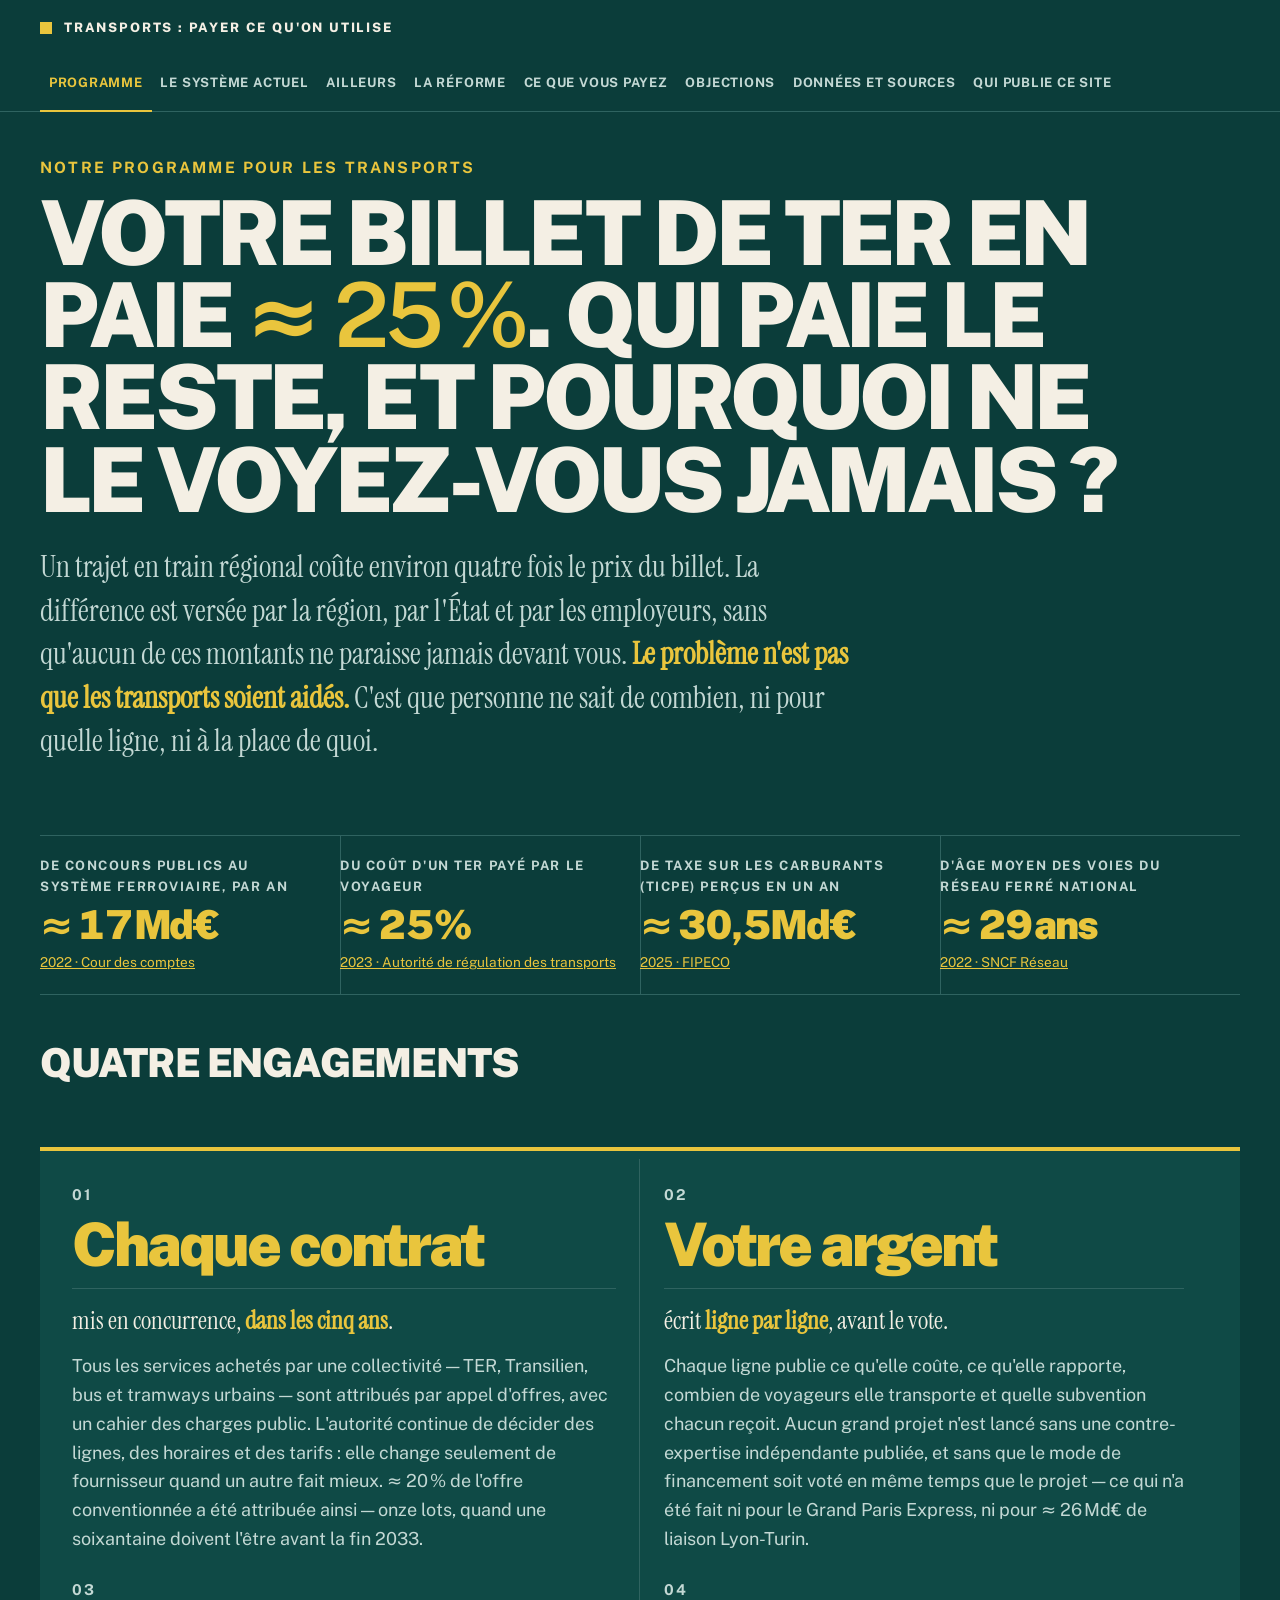
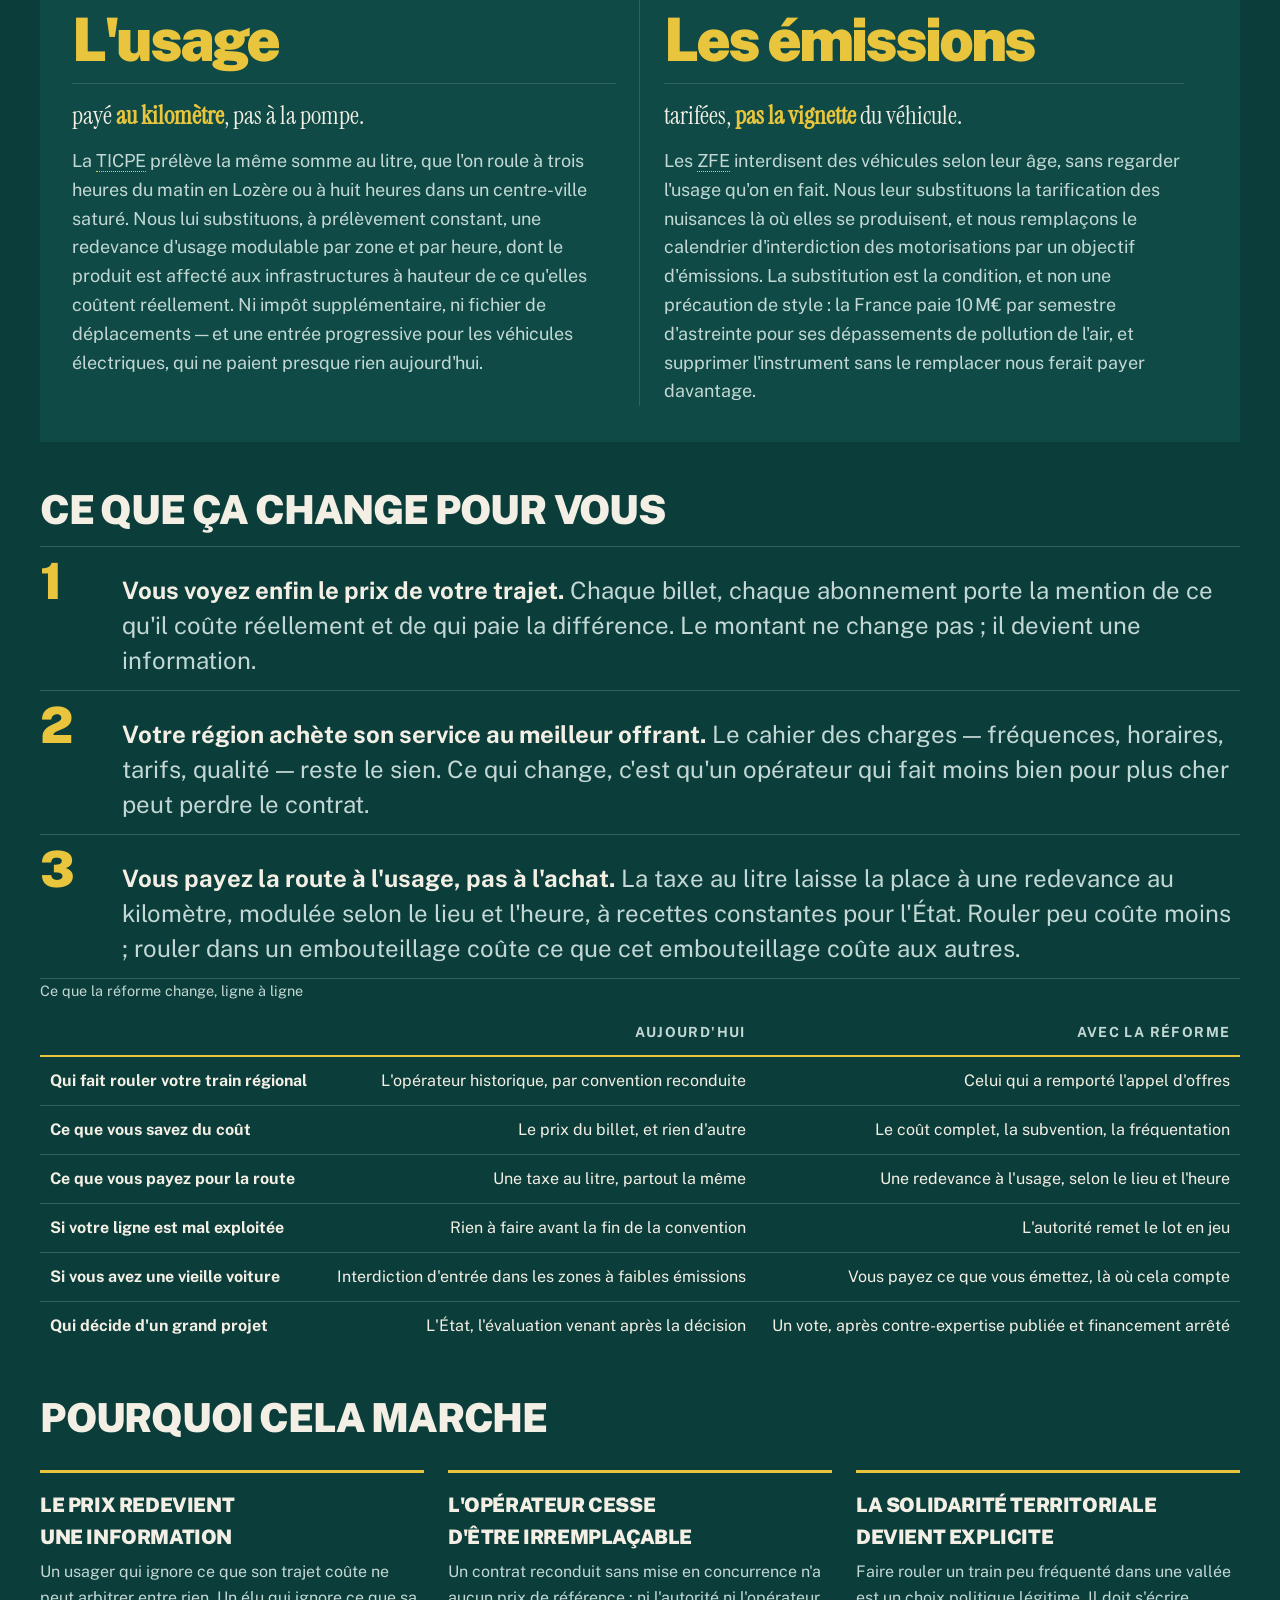
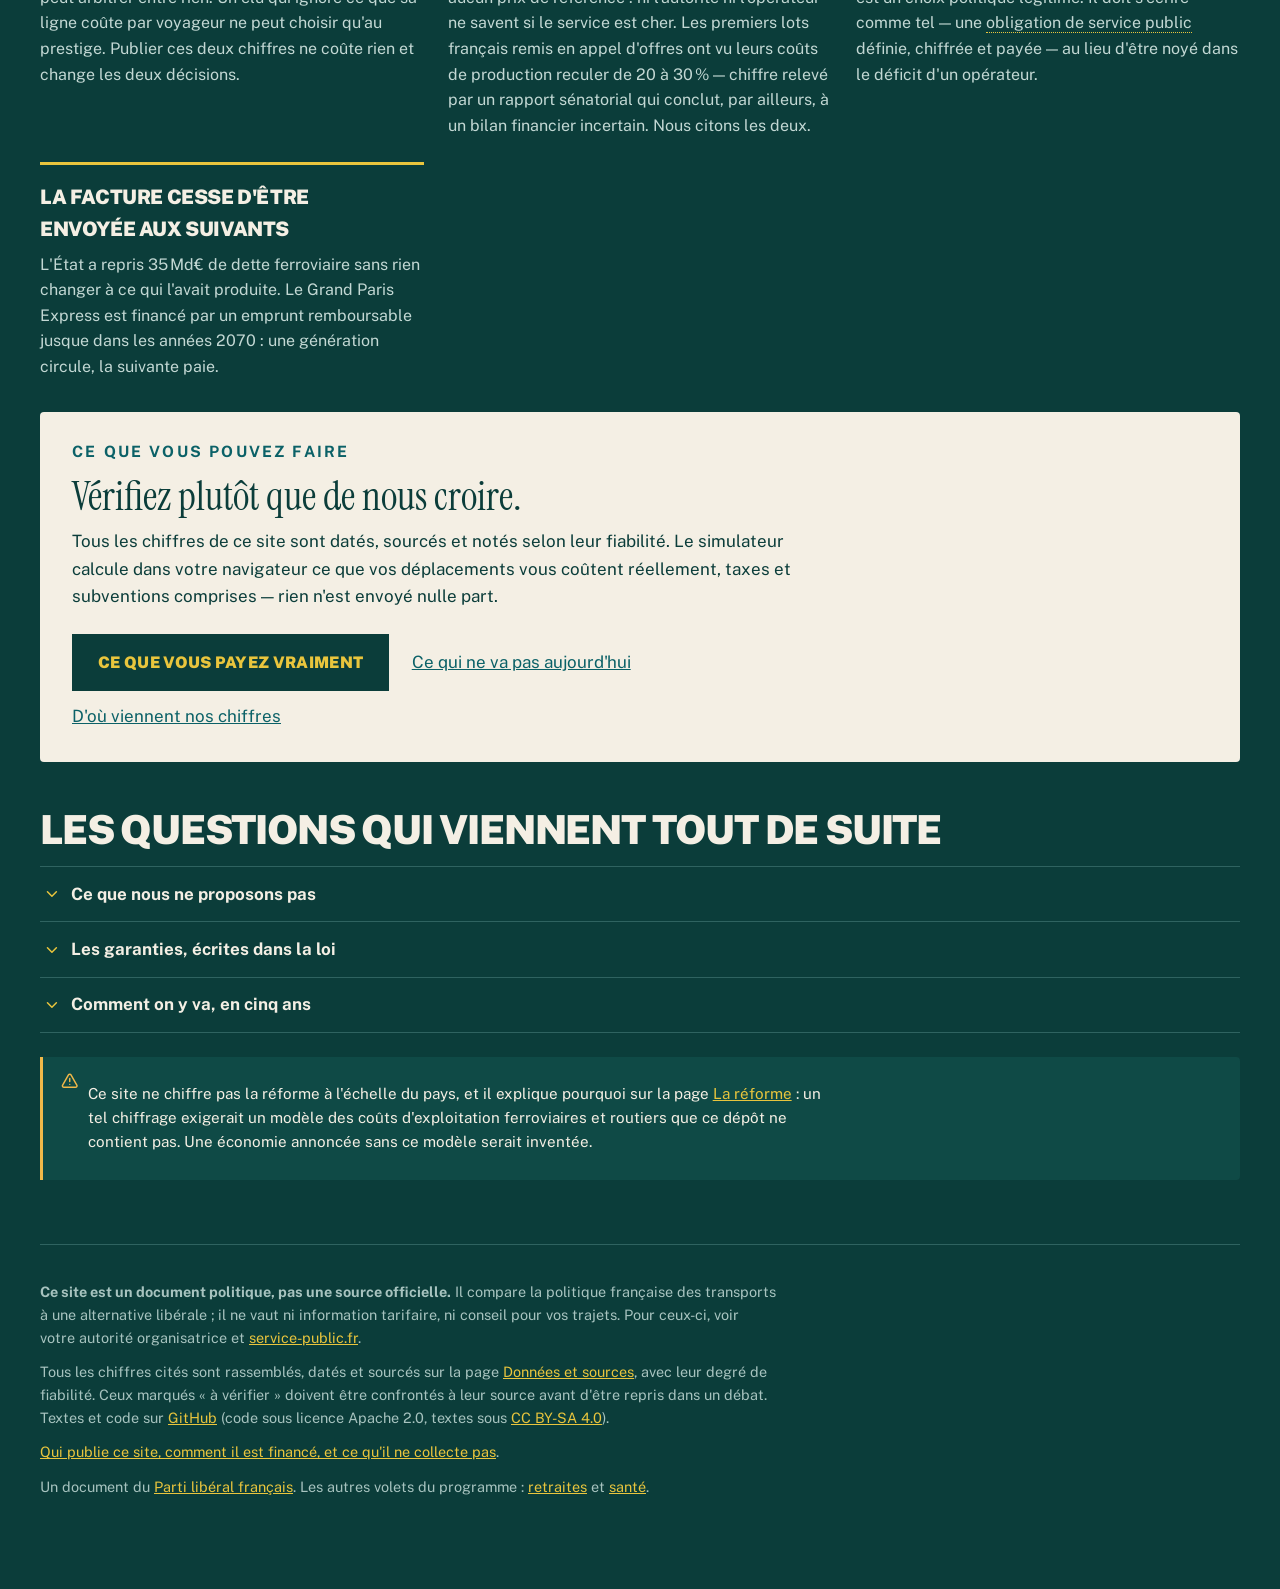
<file: index.html>
<!doctype html>
<html lang="fr">
<head>
<meta charset="utf-8">
<meta name="viewport" content="width=device-width, initial-scale=1">
<!-- La couleur du bandeau de tête : sur un téléphone, la barre du navigateur
     la reprend, et la page commence où elle commence. -->
<meta name="theme-color" content="#0b3d3a">
<title>Transports : le programme du Parti libéral français</title>
<meta name="description" content="Votre billet de train régional paie le quart de votre trajet ; le reste vient de la région, de l&#x27;État et des employeurs, sans que vous le voyiez jamais. Notre programme : mettre chaque contrat en concurrence, publier le coût de chaque ligne, payer l&#x27;usage de la route plutôt que sa possession, et tarifer les nuisances au lieu d&#x27;interdire les véhicules.">
<link rel="icon" href="moteur/icone.svg" type="image/svg+xml">
<link rel="apple-touch-icon" href="moteur/icone.svg">
<link rel="stylesheet" href="moteur/style.css">
<!-- Écrit par scripts/construire_site.py depuis src/transports/. Ne pas
     modifier ici : la prochaine construction effacerait la correction. -->
</head>
<body>
<a class="evitement" href="#contenu">Aller au contenu</a>
<header class="bandeau"><div class="interieur">
  <p class="nom"><a href="index.html"><svg class="icone" viewBox="0 0 24 24" fill="none" stroke="currentColor" stroke-width="2" stroke-linecap="round" stroke-linejoin="round" aria-hidden="true" focusable="false"><path d="M8 3.1V7a4 4 0 0 0 8 0V3.1" /><path d="m9 15-1-1" /><path d="m15 15 1-1" /><path d="M9 19c-2.8 0-5-2.2-5-5v-4a8 8 0 0 1 16 0v4c0 2.8-2.2 5-5 5Z" /><path d="m8 19-2 3" /><path d="m16 19 2 3" /></svg><span>Transports : payer ce qu&#x27;on utilise</span></a></p>
  <nav aria-label="Navigation principale"><span class="groupe"><span class="etiquette">Le programme</span><span class="liens"><a href="index.html" aria-current="page">Programme</a></span></span><span class="groupe"><span class="etiquette">Le constat</span><span class="liens"><a href="diagnostic.html">Le système actuel</a><a href="comparaisons.html">Ailleurs</a></span></span><span class="groupe"><span class="etiquette">L&#x27;alternative</span><span class="liens"><a href="reforme.html">La réforme</a><a href="simulateur.html">Ce que vous payez</a><a href="objections.html">Objections</a></span></span><span class="groupe"><span class="etiquette">La confiance</span><span class="liens"><a href="donnees.html">Données et sources</a><a href="mentions.html">Qui publie ce site</a></span></span></nav>
</div></header>
<main id="contenu" tabindex="-1">

<div class="affiche"><p class="surtitre">Notre programme pour les transports</p><h1>Votre billet de TER en paie <strong class="cle-texte">≈ 25 %</strong>. Qui paie le reste, et pourquoi ne le voyez-vous jamais ?</h1><p class="chapeau">Un trajet en train régional coûte environ quatre fois le prix du billet. La différence est versée par la région, par l'État et par les employeurs, sans qu'aucun de ces montants ne paraisse jamais devant vous. <strong class="cle-texte">Le problème n'est pas que les transports soient aidés.</strong> C'est que personne ne sait de combien, ni pour quelle ligne, ni à la place de quoi.</p></div>

<div class="fiches reperes"><div class="fiche"><div class="valeur">≈ 17 Md€</div><div class="etiquette">de concours publics au système ferroviaire, par an</div><div class="precision"><a href="donnees.html#concours_ferroviaire">2022 · Cour des comptes</a></div></div><div class="fiche"><div class="valeur">≈ 25 %</div><div class="etiquette">du coût d&#x27;un TER payé par le voyageur</div><div class="precision"><a href="donnees.html#recettes_usagers_ter">2023 · Autorité de régulation des transports</a></div></div><div class="fiche"><div class="valeur">≈ 30,5 Md€</div><div class="etiquette">de taxe sur les carburants (TICPE) perçus en un an</div><div class="precision"><a href="donnees.html#ticpe">2025 · FIPECO</a></div></div><div class="fiche"><div class="valeur">≈ 29 ans</div><div class="etiquette">d&#x27;âge moyen des voies du réseau ferré national</div><div class="precision"><a href="donnees.html#age_voies">2022 · SNCF Réseau</a></div></div></div>

<h2>Quatre engagements</h2>
<section class="engagements" aria-label="Nos engagements"><div class="grille"><div class="engagement"><div class="rang">01</div><div class="chiffre">Chaque contrat</div><div class="promesse">mis en concurrence, <strong class="cle-texte">dans les cinq ans</strong>.</div><div class="detail">Tous les services achetés par une collectivité — TER, Transilien, bus et tramways urbains — sont attribués par appel d'offres, avec un cahier des charges public. L'autorité continue de décider des lignes, des horaires et des tarifs : elle change seulement de fournisseur quand un autre fait mieux. ≈ 20 % de l'offre conventionnée a été attribuée ainsi — onze lots, quand une soixantaine doivent l'être avant la fin 2033.</div></div><div class="engagement"><div class="rang">02</div><div class="chiffre">Votre argent</div><div class="promesse">écrit <strong class="cle-texte">ligne par ligne</strong>, avant le vote.</div><div class="detail">Chaque ligne publie ce qu'elle coûte, ce qu'elle rapporte, combien de voyageurs elle transporte et quelle subvention chacun reçoit. Aucun grand projet n'est lancé sans une contre-expertise indépendante publiée, et sans que le mode de financement soit voté en même temps que le projet — ce qui n'a été fait ni pour le Grand Paris Express, ni pour ≈ 26 Md€ de liaison Lyon-Turin.</div></div><div class="engagement"><div class="rang">03</div><div class="chiffre">L'usage</div><div class="promesse">payé <strong class="cle-texte">au kilomètre</strong>, pas à la pompe.</div><div class="detail">La <span class="mot"><span class="terme" role="button" tabindex="0" aria-expanded="false">TICPE</span><span class="bulle" role="note" hidden>Taxe intérieure de consommation sur les produits énergétiques : l&#x27;accise sur les carburants. Elle est due au litre, quel que soit l&#x27;endroit et l&#x27;heure où l&#x27;on roule, et son produit va au budget général — elle ne finance donc pas les routes.</span></span> prélève la même somme au litre, que l'on roule à trois heures du matin en Lozère ou à huit heures dans un centre-ville saturé. Nous lui substituons, à prélèvement constant, une redevance d'usage modulable par zone et par heure, dont le produit est affecté aux infrastructures à hauteur de ce qu'elles coûtent réellement. Ni impôt supplémentaire, ni fichier de déplacements — et une entrée progressive pour les véhicules électriques, qui ne paient presque rien aujourd'hui.</div></div><div class="engagement"><div class="rang">04</div><div class="chiffre">Les émissions</div><div class="promesse">tarifées, <strong class="cle-texte">pas la vignette</strong> du véhicule.</div><div class="detail">Les <span class="mot"><span class="terme" role="button" tabindex="0" aria-expanded="false">ZFE</span><span class="bulle" role="note" hidden>Zone à faibles émissions : un périmètre urbain où la circulation est interdite aux véhicules trop anciens, classés par vignette. L&#x27;interdiction porte sur l&#x27;âge du véhicule, pas sur l&#x27;usage qu&#x27;on en fait : rouler mille kilomètres par an dans une vieille voiture y est interdit, en faire trente mille dans une neuve ne l&#x27;est pas.</span></span> interdisent des véhicules selon leur âge, sans regarder l'usage qu'on en fait. Nous leur substituons la tarification des nuisances là où elles se produisent, et nous remplaçons le calendrier d'interdiction des motorisations par un objectif d'émissions. La substitution est la condition, et non une précaution de style : la France paie 10 M€ par semestre d'astreinte pour ses dépassements de pollution de l'air, et supprimer l'instrument sans le remplacer nous ferait payer davantage.</div></div></div></section>

<h2>Ce que ça change pour vous</h2>
<ol class="gestes"><li><span class="rang">1</span><span><strong>Vous voyez enfin le prix de votre trajet.</strong> Chaque billet, chaque abonnement porte la mention de ce qu'il coûte réellement et de qui paie la différence. Le montant ne change pas ; il devient une information.</span></li><li><span class="rang">2</span><span><strong>Votre région achète son service au meilleur offrant.</strong> Le cahier des charges — fréquences, horaires, tarifs, qualité — reste le sien. Ce qui change, c'est qu'un opérateur qui fait moins bien pour plus cher peut perdre le contrat.</span></li><li><span class="rang">3</span><span><strong>Vous payez la route à l'usage, pas à l'achat.</strong> La taxe au litre laisse la place à une redevance au kilomètre, modulée selon le lieu et l'heure, à recettes constantes pour l'État. Rouler peu coûte moins ; rouler dans un embouteillage coûte ce que cet embouteillage coûte aux autres.</span></li></ol>

<div class="defilant"><table><caption>Ce que la réforme change, ligne à ligne</caption><thead><tr><th scope="col"></th><th scope="col">Aujourd'hui</th><th scope="col">Avec la réforme</th></tr></thead><tbody><tr><th scope="row">Qui fait rouler votre train régional</th><td>L'opérateur historique, par convention reconduite</td><td>Celui qui a remporté l'appel d'offres</td></tr><tr><th scope="row">Ce que vous savez du coût</th><td>Le prix du billet, et rien d'autre</td><td>Le coût complet, la subvention, la fréquentation</td></tr><tr><th scope="row">Ce que vous payez pour la route</th><td>Une taxe au litre, partout la même</td><td>Une redevance à l'usage, selon le lieu et l'heure</td></tr><tr><th scope="row">Si votre ligne est mal exploitée</th><td>Rien à faire avant la fin de la convention</td><td>L'autorité remet le lot en jeu</td></tr><tr><th scope="row">Si vous avez une vieille voiture</th><td>Interdiction d'entrée dans les zones à faibles émissions</td><td>Vous payez ce que vous émettez, là où cela compte</td></tr><tr><th scope="row">Qui décide d'un grand projet</th><td>L'État, l'évaluation venant après la décision</td><td>Un vote, après contre-expertise publiée et financement arrêté</td></tr></tbody></table></div>

<h2>Pourquoi cela marche</h2>
<div class="points"><div class="point"><h3>Le prix redevient une information</h3><p>Un usager qui ignore ce que son trajet coûte ne peut arbitrer entre rien. Un élu qui ignore ce que sa ligne coûte par voyageur ne peut choisir qu'au prestige. Publier ces deux chiffres ne coûte rien et change les deux décisions.</p></div><div class="point"><h3>L&#x27;opérateur cesse d&#x27;être irremplaçable</h3><p>Un contrat reconduit sans mise en concurrence n'a aucun prix de référence : ni l'autorité ni l'opérateur ne savent si le service est cher. Les premiers lots français remis en appel d'offres ont vu leurs coûts de production reculer de 20 à 30 % — chiffre relevé par un rapport sénatorial qui conclut, par ailleurs, à un bilan financier incertain. Nous citons les deux.</p></div><div class="point"><h3>La solidarité territoriale devient explicite</h3><p>Faire rouler un train peu fréquenté dans une vallée est un choix politique légitime. Il doit s'écrire comme tel — une <span class="mot"><span class="terme" role="button" tabindex="0" aria-expanded="false">obligation de service public</span><span class="bulle" role="note" hidden>Un service que le marché ne rendrait pas seul — un train tôt le matin, un arrêt dans un bourg — et que l&#x27;autorité achète explicitement, en le payant. C&#x27;est la forme honnête de la solidarité territoriale : elle est écrite, chiffrée et votée.</span></span> définie, chiffrée et payée — au lieu d'être noyé dans le déficit d'un opérateur.</p></div><div class="point"><h3>La facture cesse d&#x27;être envoyée aux suivants</h3><p>L'État a repris 35 Md€ de dette ferroviaire sans rien changer à ce qui l'avait produite. Le Grand Paris Express est financé par un emprunt remboursable jusque dans les années 2070 : une génération circule, la suivante paie.</p></div></div>

<div class="creme">
<p class="surtitre">Ce que vous pouvez faire</p>
<h2 class="serif" style="margin:0">Vérifiez plutôt que de nous croire.</h2>
<p>Tous les chiffres de ce site sont datés, sourcés et notés selon leur fiabilité. Le simulateur calcule dans votre navigateur ce que vos déplacements vous coûtent réellement, taxes et subventions comprises — rien n'est envoyé nulle part.</p>
<p class="actions"><a class="bouton" href="simulateur.html">Ce que vous payez vraiment</a><a href="diagnostic.html">Ce qui ne va pas aujourd&#x27;hui</a><a href="donnees.html">D&#x27;où viennent nos chiffres</a></p>
</div>

<h2>Les questions qui viennent tout de suite</h2>
<details class="section" id="non-propose"><summary><svg class="icone" viewBox="0 0 24 24" fill="none" stroke="currentColor" stroke-width="2" stroke-linecap="round" stroke-linejoin="round" aria-hidden="true" focusable="false"><path d="m6 9 6 6 6-6" /></svg><span>Ce que nous ne proposons pas</span></summary><div class="dedans">
<p>Une proposition libérale sur les transports est immédiatement traduite par
ses adversaires en « privatisation du rail » et en « fin des trains de
campagne ». Disons donc en toutes lettres ce que ce programme ne contient
pas.</p>
<ul class="serree">
  <li><strong>Pas de vente du réseau.</strong> Les voies, les gares et les
  routes restent des biens publics. Ce qui est mis en concurrence, c'est
  l'exploitation du service, pas la propriété de l'infrastructure.</li>
  <li><strong>Pas de fermeture de lignes décidée par un opérateur.</strong>
  Le service est défini par l'autorité organisatrice élue. Un exploitant peut
  perdre un contrat ; il ne peut pas supprimer un train que la collectivité a
  décidé d'acheter.</li>
  <li><strong>Pas de hausse du prélèvement total.</strong> La redevance
  d'usage remplace la taxe sur les carburants à recettes constantes pour
  l'État. Elle ne l'est pas pour chaque conducteur, et nous ne le cachons
  pas : à prélèvement global inchangé, rouler peu coûtera moins et rouler
  beaucoup coûtera plus. Le cas le plus net est celui du véhicule électrique,
  qui n'acquitte presque rien aujourd'hui : notre simulateur affiche l'écart
  sans l'adoucir, et la mesure 3 prévoit une entrée progressive.</li>
  <li><strong>Pas d'abandon de la desserte rurale.</strong> Elle est
  maintenue, mais payée explicitement, par une ligne budgétaire votée plutôt
  que par le déficit d'une entreprise publique.</li>
</ul>
<p class="discret">Ce qui reste, après ces quatre exclusions, est ce que
pratiquent l'Allemagne pour ses trains régionaux, la Suisse pour le
financement de son réseau et l'Italie pour sa grande vitesse — trois pays dont
personne ne dit qu'ils ont sacrifié leurs chemins de fer.</p></div></details>
<details class="section" id="garanties"><summary><svg class="icone" viewBox="0 0 24 24" fill="none" stroke="currentColor" stroke-width="2" stroke-linecap="round" stroke-linejoin="round" aria-hidden="true" focusable="false"><path d="m6 9 6 6 6-6" /></svg><span>Les garanties, écrites dans la loi</span></summary><div class="dedans">
<p>Une réforme des transports ne vaut que par ce qu'elle interdit à ceux qui
l'appliqueront. Six règles, dans la loi et non dans un décret :</p>
<ol class="gestes">
  <li><span class="rang">1</span><span><strong>Publication obligatoire.</strong>
  Coût complet, recettes, fréquentation et subvention par voyageur de chaque
  ligne, publiés chaque année dans un format réutilisable.</span></li>
  <li><span class="rang">2</span><span><strong>Mise en concurrence de
  droit.</strong> Aucun contrat d'exploitation ne peut être reconduit sans
  appel d'offres, sauf décision motivée de l'autorité organisatrice, rendue
  publique.</span></li>
  <li><span class="rang">3</span><span><strong>Contre-expertise avant
  décision.</strong> Tout projet dépassant un seuil fait l'objet d'une
  évaluation indépendante publiée avant le vote, et non après.</span></li>
  <li><span class="rang">4</span><span><strong>Affectation bornée de la
  redevance d'usage.</strong> Son produit est affecté à l'entretien et au
  développement des infrastructures À HAUTEUR DE LEUR COÛT CONSTATÉ, établi
  chaque année par un rapport public ; le solde demeure recette générale.
  L'affectation totale ferait un trou dans le budget de l'État que nous ne
  saurions pas combler, et nous préférons une garantie tenable à une promesse
  large.</span></li>
  <li><span class="rang">5</span><span><strong>Protection des
  déplacements.</strong> La redevance d'usage se paie sans que soit constitué
  aucun fichier des trajets : comptage forfaitaire ou relevé de compteur, au
  choix de l'automobiliste.</span></li>
  <li><span class="rang">6</span><span><strong>Clause de sauvegarde sur l'air
  et sur l'arrêt.</strong> Si les valeurs limites de pollution ne sont pas
  tenues dans les délais, la restriction d'accès revient de plein droit ; si
  l'expérimentation de la redevance coûte plus qu'elle ne rapporte, elle
  s'arrête. Une réforme qui ne prévoit pas son propre échec n'est pas une
  réforme.</span></li>
</ol>
<p class="discret">Deux de ces règles sont plus fragiles que les autres, et il
vaut mieux l'écrire que se le faire dire : une affectation de recette se défait
par une loi de finances, et une interdiction de fichier par une loi ordinaire.
C'est le sort qu'a connu la TICPE, dont l'affectation aux routes a disparu sans
bruit. Nous proposons donc de les inscrire par une loi organique, qui ne se
modifie pas dans le cours d'un budget — et nous serions favorables, pour
l'interdiction du fichier, à une garantie de niveau constitutionnel.</p></div></details>
<details class="section" id="transition"><summary><svg class="icone" viewBox="0 0 24 24" fill="none" stroke="currentColor" stroke-width="2" stroke-linecap="round" stroke-linejoin="round" aria-hidden="true" focusable="false"><path d="m6 9 6 6 6-6" /></svg><span>Comment on y va, en cinq ans</span></summary><div class="dedans">
<p>Aucun réseau de transport ne change du jour au lendemain, et personne ne
doit se retrouver sans train pendant la transition. Le calendrier est donc
lent, et chaque étape est réversible tant que la suivante n'a pas eu lieu.</p>
<ul class="serree">
  <li><strong>Année 1 — la transparence.</strong> Publication des coûts, des
  recettes et des subventions par ligne. Cette seule mesure ne coûte rien, ne
  ferme rien, et rend le reste discutable.</li>
  <li><strong>Années 1 à 3 — les appels d'offres.</strong> Les conventions qui
  arrivent à échéance sont remises en concurrence lot par lot, en commençant
  par les plus denses, où l'échec est le moins coûteux et les candidats les
  plus nombreux.</li>
  <li><strong>Année 3 — l'expérimentation de la redevance d'usage.</strong>
  Sur les poids lourds d'abord, comme la Suisse et l'Allemagne l'ont fait
  avant nous — et comme la France a échoué à le faire en 2013. La différence
  tient en un mot : l'écotaxe était une taxe DE PLUS, la redevance est une
  taxe À LA PLACE. Le texte qui la crée éteint la taxe au litre dans le même
  article, faute de quoi il ne doit pas être déposé. Puis les véhicules légers
  dans une région volontaire.</li>
  <li><strong>Années 4 et 5 — la bascule.</strong> La taxe au litre décroît à
  mesure que la redevance monte, à prélèvement constant et vérifié chaque
  année par un rapport public. Les véhicules électriques y entrent par
  paliers : ils n'acquittent presque rien aujourd'hui, et leur appliquer le
  tarif plein d'un coup punirait un achat fait sous un autre régime
  fiscal.</li>
  <li><strong>À tout moment — l'arrêt.</strong> Si l'expérimentation montre
  que le dispositif coûte plus qu'il ne rapporte, elle s'arrête. Une réforme
  qu'on ne peut pas arrêter n'est pas une réforme, c'est un pari.</li>
</ul></div></details>

<div class="note avertissement"><svg class="icone" viewBox="0 0 24 24" fill="none" stroke="currentColor" stroke-width="2" stroke-linecap="round" stroke-linejoin="round" role="img"><title>Attention</title><path d="m21.73 18-8-14a2 2 0 0 0-3.48 0l-8 14A2 2 0 0 0 4 21h16a2 2 0 0 0 1.73-3" /><path d="M12 9v4" /><path d="M12 17h.01" /></svg><div><p>Ce site ne chiffre pas la réforme à l'échelle du pays, et il explique pourquoi sur la page <a href='reforme.html#financement'>La réforme</a> : un tel chiffrage exigerait un modèle des coûts d'exploitation ferroviaires et routiers que ce dépôt ne contient pas. Une économie annoncée sans ce modèle serait inventée.</p></div></div>

</main>
<footer>
  <p><strong>Ce site est un document politique, pas une source officielle.</strong>
  Il compare la politique française des transports à une alternative libérale ;
  il ne vaut ni information tarifaire, ni conseil pour vos trajets. Pour ceux-ci,
  voir votre autorité organisatrice et
  <a href="https://www.service-public.fr/">service-public.fr</a>.</p>
  <p>Tous les chiffres cités sont rassemblés, datés et sourcés sur la page
  <a href="donnees.html">Données et sources</a>, avec leur degré de fiabilité.
  Ceux marqués « à vérifier » doivent être confrontés à leur source avant
  d'être repris dans un débat. Textes et code sur
  <a href="https://github.com/g-pliberal/Transports">GitHub</a> (code sous licence Apache 2.0, textes sous
  <a href="https://creativecommons.org/licenses/by-sa/4.0/deed.fr">CC BY-SA 4.0</a>).</p>
  <p><a href="mentions.html">Qui publie ce site, comment il est financé, et
  ce qu'il ne collecte pas</a>.</p>
  <p class="retour-site">Un document du
  <a href="https://partiliberalfrancais.fr/" target="_top">Parti libéral français</a>. Les autres
  volets du programme : <a href="https://github.com/g-pliberal/retraitecomptenotionelle">retraites</a> et
  <a href="https://github.com/g-pliberal/sante">santé</a>.</p>
</footer>
<script type="module" src="moteur/js/site.js"></script>
</body>
</html>
</file>
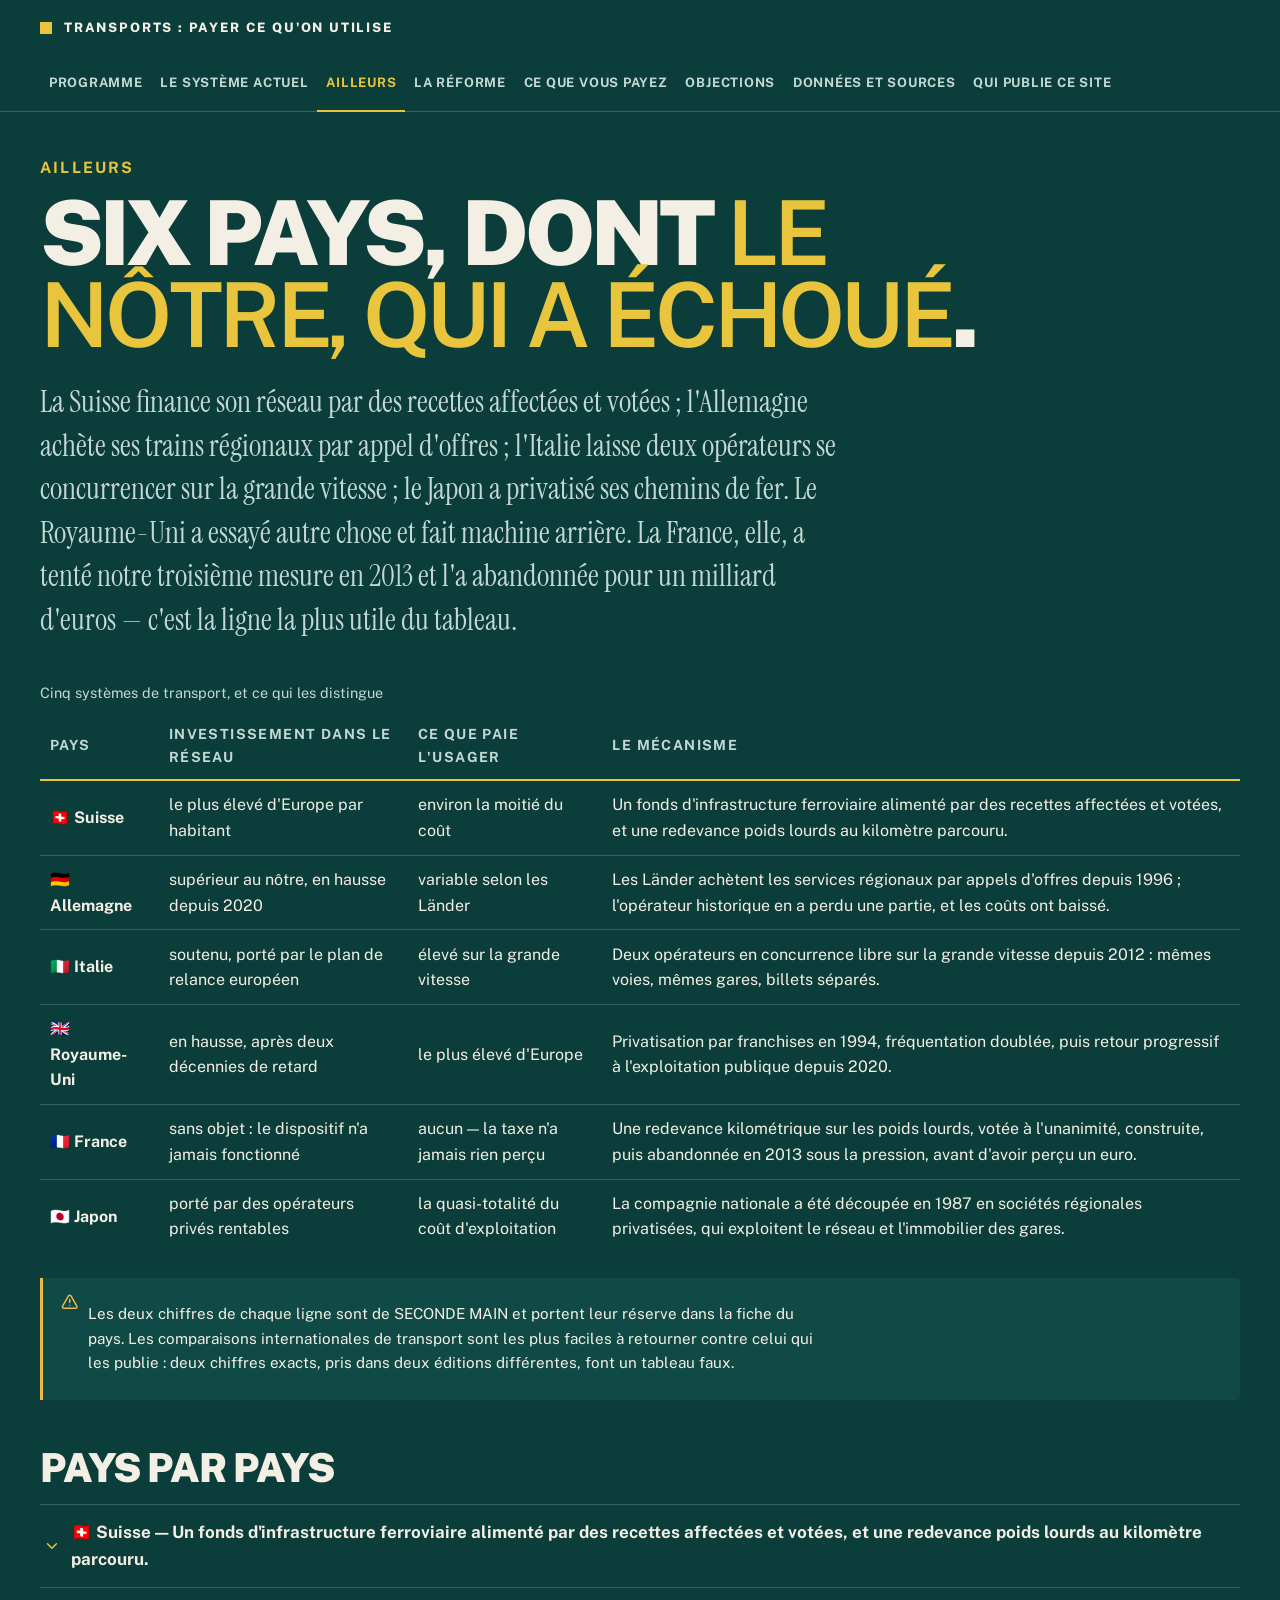
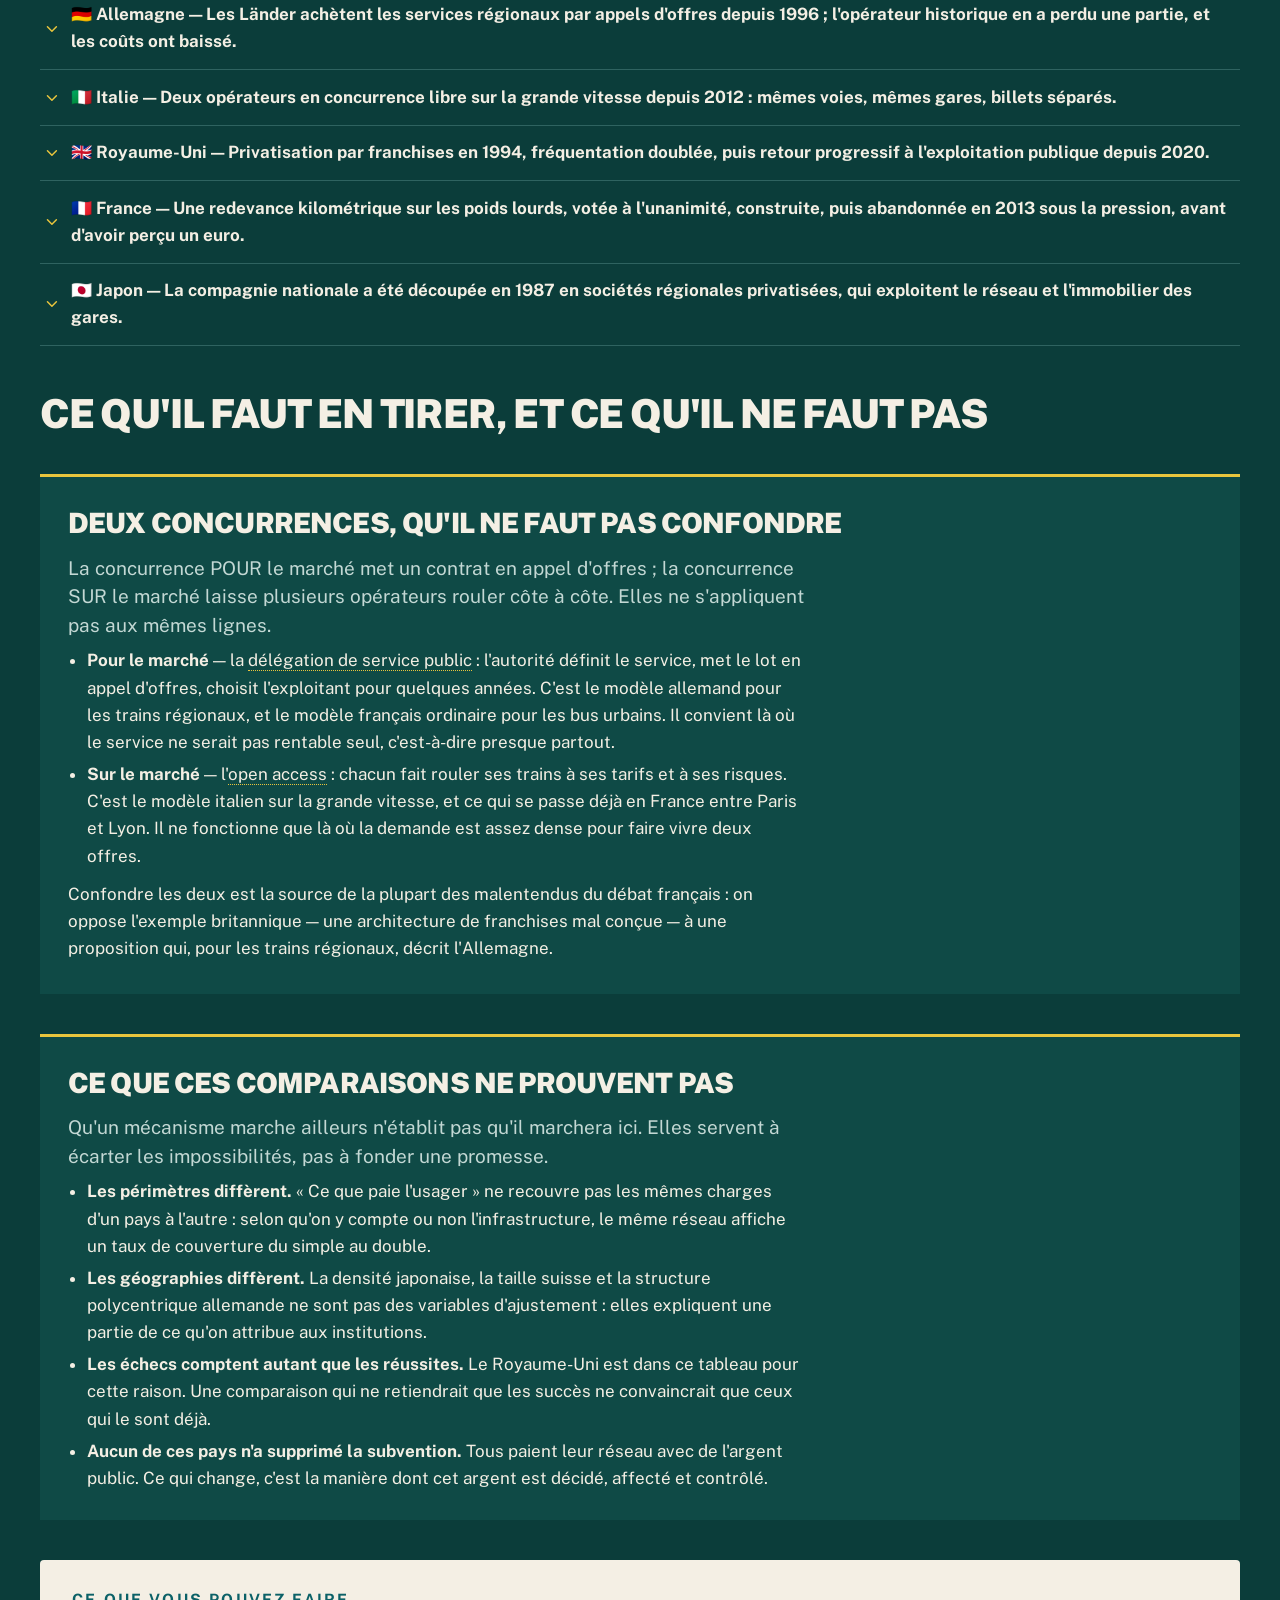
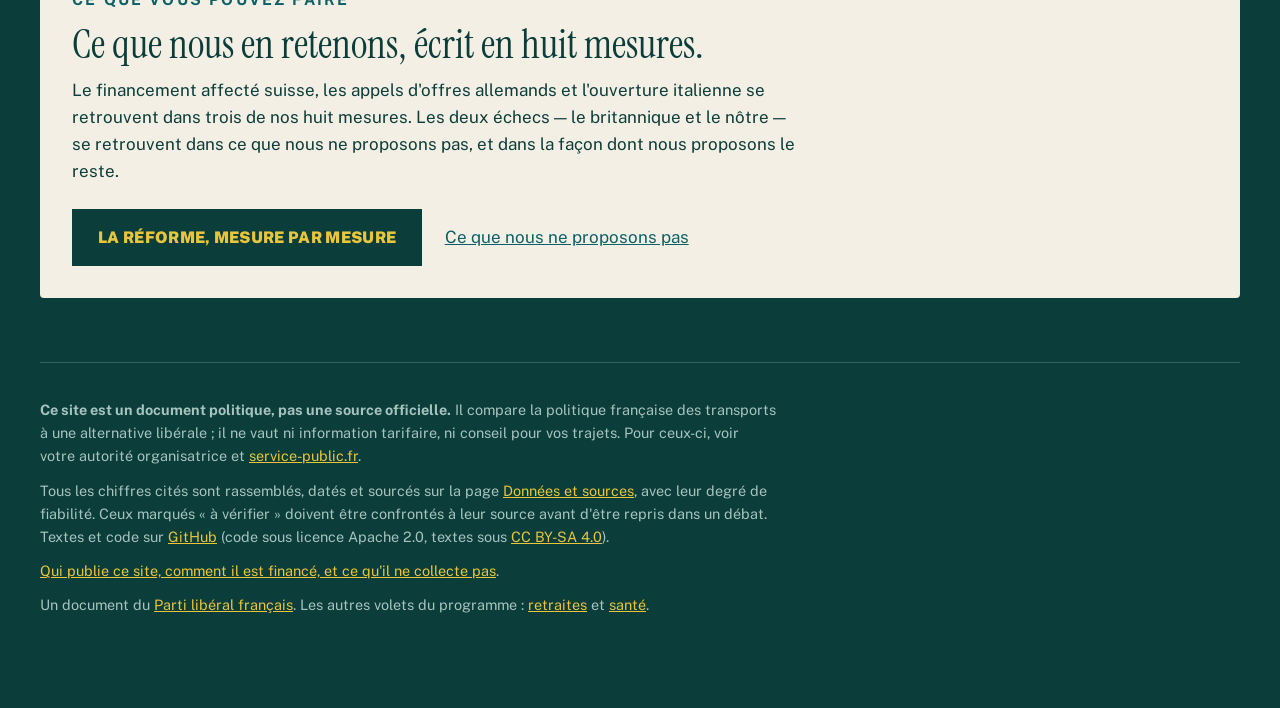
<file: comparaisons.html>
<!doctype html>
<html lang="fr">
<head>
<meta charset="utf-8">
<meta name="viewport" content="width=device-width, initial-scale=1">
<!-- La couleur du bandeau de tête : sur un téléphone, la barre du navigateur
     la reprend, et la page commence où elle commence. -->
<meta name="theme-color" content="#0b3d3a">
<title>Ailleurs : six systèmes de transport, dont deux qui ont échoué</title>
<meta name="description" content="Suisse, Allemagne, Italie, Royaume-Uni, Japon : financement affecté, appels d&#x27;offres régionaux, concurrence sur la grande vitesse, privatisation — et deux échecs cités contre notre propre thèse, les franchises britanniques et l&#x27;écotaxe française.">
<link rel="icon" href="moteur/icone.svg" type="image/svg+xml">
<link rel="apple-touch-icon" href="moteur/icone.svg">
<link rel="stylesheet" href="moteur/style.css">
<!-- Écrit par scripts/construire_site.py depuis src/transports/. Ne pas
     modifier ici : la prochaine construction effacerait la correction. -->
</head>
<body>
<a class="evitement" href="#contenu">Aller au contenu</a>
<header class="bandeau"><div class="interieur">
  <p class="nom"><a href="index.html"><svg class="icone" viewBox="0 0 24 24" fill="none" stroke="currentColor" stroke-width="2" stroke-linecap="round" stroke-linejoin="round" aria-hidden="true" focusable="false"><path d="M8 3.1V7a4 4 0 0 0 8 0V3.1" /><path d="m9 15-1-1" /><path d="m15 15 1-1" /><path d="M9 19c-2.8 0-5-2.2-5-5v-4a8 8 0 0 1 16 0v4c0 2.8-2.2 5-5 5Z" /><path d="m8 19-2 3" /><path d="m16 19 2 3" /></svg><span>Transports : payer ce qu&#x27;on utilise</span></a></p>
  <nav aria-label="Navigation principale"><span class="groupe"><span class="etiquette">Le programme</span><span class="liens"><a href="index.html">Programme</a></span></span><span class="groupe"><span class="etiquette">Le constat</span><span class="liens"><a href="diagnostic.html">Le système actuel</a><a href="comparaisons.html" aria-current="page">Ailleurs</a></span></span><span class="groupe"><span class="etiquette">L&#x27;alternative</span><span class="liens"><a href="reforme.html">La réforme</a><a href="simulateur.html">Ce que vous payez</a><a href="objections.html">Objections</a></span></span><span class="groupe"><span class="etiquette">La confiance</span><span class="liens"><a href="donnees.html">Données et sources</a><a href="mentions.html">Qui publie ce site</a></span></span></nav>
</div></header>
<main id="contenu" tabindex="-1">

<div class="affiche"><p class="surtitre">Ailleurs</p><h1>Six pays, dont <strong class="cle-texte">le nôtre, qui a échoué</strong>.</h1><p class="chapeau">La Suisse finance son réseau par des recettes affectées et votées ; l'Allemagne achète ses trains régionaux par appel d'offres ; l'Italie laisse deux opérateurs se concurrencer sur la grande vitesse ; le Japon a privatisé ses chemins de fer. Le Royaume-Uni a essayé autre chose et fait machine arrière. La France, elle, a tenté notre troisième mesure en 2013 et l'a abandonnée pour un milliard d'euros — c'est la ligne la plus utile du tableau.</p></div>

<div class="defilant"><table><caption>Cinq systèmes de transport, et ce qui les distingue</caption><thead><tr><th scope="col">Pays</th><th scope="col" class="texte">Investissement dans le réseau</th><th scope="col" class="texte">Ce que paie l'usager</th><th scope="col" class="long texte">Le mécanisme</th></tr></thead><tbody><tr><th scope="row"><span id="pays-suisse">🇨🇭 Suisse</span></th><td class="texte">le plus élevé d'Europe par habitant</td><td class="texte">environ la moitié du coût</td><td class="long texte">Un fonds d'infrastructure ferroviaire alimenté par des recettes affectées et votées, et une redevance poids lourds au kilomètre parcouru.</td></tr><tr><th scope="row"><span id="pays-allemagne">🇩🇪 Allemagne</span></th><td class="texte">supérieur au nôtre, en hausse depuis 2020</td><td class="texte">variable selon les Länder</td><td class="long texte">Les Länder achètent les services régionaux par appels d'offres depuis 1996 ; l'opérateur historique en a perdu une partie, et les coûts ont baissé.</td></tr><tr><th scope="row"><span id="pays-italie">🇮🇹 Italie</span></th><td class="texte">soutenu, porté par le plan de relance européen</td><td class="texte">élevé sur la grande vitesse</td><td class="long texte">Deux opérateurs en concurrence libre sur la grande vitesse depuis 2012 : mêmes voies, mêmes gares, billets séparés.</td></tr><tr><th scope="row"><span id="pays-royaume-uni">🇬🇧 Royaume-Uni</span></th><td class="texte">en hausse, après deux décennies de retard</td><td class="texte">le plus élevé d'Europe</td><td class="long texte">Privatisation par franchises en 1994, fréquentation doublée, puis retour progressif à l'exploitation publique depuis 2020.</td></tr><tr><th scope="row"><span id="pays-france">🇫🇷 France</span></th><td class="texte">sans objet : le dispositif n'a jamais fonctionné</td><td class="texte">aucun — la taxe n'a jamais rien perçu</td><td class="long texte">Une redevance kilométrique sur les poids lourds, votée à l'unanimité, construite, puis abandonnée en 2013 sous la pression, avant d'avoir perçu un euro.</td></tr><tr><th scope="row"><span id="pays-japon">🇯🇵 Japon</span></th><td class="texte">porté par des opérateurs privés rentables</td><td class="texte">la quasi-totalité du coût d'exploitation</td><td class="long texte">La compagnie nationale a été découpée en 1987 en sociétés régionales privatisées, qui exploitent le réseau et l'immobilier des gares.</td></tr></tbody></table></div>

<div class="note avertissement"><svg class="icone" viewBox="0 0 24 24" fill="none" stroke="currentColor" stroke-width="2" stroke-linecap="round" stroke-linejoin="round" role="img"><title>Attention</title><path d="m21.73 18-8-14a2 2 0 0 0-3.48 0l-8 14A2 2 0 0 0 4 21h16a2 2 0 0 0 1.73-3" /><path d="M12 9v4" /><path d="M12 17h.01" /></svg><div><p>Les deux chiffres de chaque ligne sont de SECONDE MAIN et portent leur réserve dans la fiche du pays. Les comparaisons internationales de transport sont les plus faciles à retourner contre celui qui les publie : deux chiffres exacts, pris dans deux éditions différentes, font un tableau faux.</p></div></div>

<h2>Pays par pays</h2>
<details class="section" id="detail-suisse"><summary><svg class="icone" viewBox="0 0 24 24" fill="none" stroke="currentColor" stroke-width="2" stroke-linecap="round" stroke-linejoin="round" aria-hidden="true" focusable="false"><path d="m6 9 6 6 6-6" /></svg><span>🇨🇭 Suisse — Un fonds d&#x27;infrastructure ferroviaire alimenté par des recettes affectées et votées, et une redevance poids lourds au kilomètre parcouru.</span></summary><div class="dedans"><ul class="serree"><li>L'entretien et le développement du réseau sont financés par un fonds permanent, dont les recettes sont inscrites dans la Constitution : une part de TVA, une part des accises sur les carburants, une contribution des cantons et le produit de la redevance poids lourds.</li><li>La redevance sur le trafic des poids lourds liée aux prestations (RPLP) fait payer chaque camion au kilomètre parcouru et selon son poids et ses émissions. Une partie de son produit finance le rail : la route paie le report modal qu'on attend d'elle.</li><li>Chaque extension du réseau passe par un vote, avec son coût et son calendrier. Les projets ne sont pas lancés avant d'être financés.</li></ul><p class="reponse"><strong>Ce qu'on en retient.</strong> Ce n'est pas la dépense qui fait la qualité suisse, c'est la règle de financement : de l'argent affecté, voté, et une route lourde qui paie son usage.</p><div class="note avertissement"><svg class="icone" viewBox="0 0 24 24" fill="none" stroke="currentColor" stroke-width="2" stroke-linecap="round" stroke-linejoin="round" role="img"><title>Attention</title><path d="m21.73 18-8-14a2 2 0 0 0-3.48 0l-8 14A2 2 0 0 0 4 21h16a2 2 0 0 0 1.73-3" /><path d="M12 9v4" /><path d="M12 17h.01" /></svg><div><p><strong>La réserve.</strong> La Suisse est un petit pays dense et riche, dont les recettes affectées relèvent d'un régime constitutionnel sans équivalent en France. Son taux de couverture par l'usager dépend fortement du périmètre retenu.</p><p class="discret">Office fédéral des transports, rapports sur le fonds d'infrastructure ferroviaire (FIF) et la RPLP · 2023 · <span class="etiquette-fiabilite" title="De seconde main : à confronter à la source avant toute citation.">À vérifier</span></p></div></div></div></details><details class="section" id="detail-allemagne"><summary><svg class="icone" viewBox="0 0 24 24" fill="none" stroke="currentColor" stroke-width="2" stroke-linecap="round" stroke-linejoin="round" aria-hidden="true" focusable="false"><path d="m6 9 6 6 6-6" /></svg><span>🇩🇪 Allemagne — Les Länder achètent les services régionaux par appels d&#x27;offres depuis 1996 ; l&#x27;opérateur historique en a perdu une partie, et les coûts ont baissé.</span></summary><div class="dedans"><ul class="serree"><li>L'ouverture porte sur la concurrence POUR le marché : le Land définit le service, les horaires et les tarifs, puis met le lot en appel d'offres. Le voyageur ne choisit pas son opérateur ; c'est l'autorité qui choisit, et elle peut changer.</li><li>Les coûts au train-kilomètre ont reculé sur les lots remis en concurrence, et l'offre a augmenté à budget constant.</li><li>L'opérateur historique reste très présent : il remporte une bonne part des appels d'offres, ce qui est le signe que la concurrence marche, pas qu'elle échoue.</li></ul><p class="reponse"><strong>Ce qu'on en retient.</strong> On peut ouvrir un service public à la concurrence sans changer ce que l'usager reçoit : c'est l'acheteur public qui change, pas le service.</p><div class="note avertissement"><svg class="icone" viewBox="0 0 24 24" fill="none" stroke="currentColor" stroke-width="2" stroke-linecap="round" stroke-linejoin="round" role="img"><title>Attention</title><path d="m21.73 18-8-14a2 2 0 0 0-3.48 0l-8 14A2 2 0 0 0 4 21h16a2 2 0 0 0 1.73-3" /><path d="M12 9v4" /><path d="M12 17h.01" /></svg><div><p><strong>La réserve.</strong> Le réseau allemand souffre d'un sous-investissement d'infrastructure qui a dégradé la ponctualité depuis 2018. L'appel d'offres régional n'y est pour rien, mais il ne l'a pas empêché.</p><p class="discret">Monopolkommission, rapports sectoriels sur le rail ; travaux académiques sur les appels d'offres régionaux · 2023 · <span class="etiquette-fiabilite" title="De seconde main : à confronter à la source avant toute citation.">À vérifier</span></p></div></div></div></details><details class="section" id="detail-italie"><summary><svg class="icone" viewBox="0 0 24 24" fill="none" stroke="currentColor" stroke-width="2" stroke-linecap="round" stroke-linejoin="round" aria-hidden="true" focusable="false"><path d="m6 9 6 6 6-6" /></svg><span>🇮🇹 Italie — Deux opérateurs en concurrence libre sur la grande vitesse depuis 2012 : mêmes voies, mêmes gares, billets séparés.</span></summary><div class="dedans"><ul class="serree"><li>C'est la concurrence SUR le marché, et non pour le marché : deux entreprises font rouler leurs propres trains sur les mêmes axes, chacune à ses tarifs et à ses risques.</li><li>Les prix ont fortement baissé sur l'axe Rome-Milan, la fréquentation a plus que doublé, et l'avion y a perdu la majorité de son trafic intérieur.</li><li>L'opérateur historique n'a pas disparu : il a baissé ses prix, densifié ses horaires et gagné des voyageurs.</li></ul><p class="reponse"><strong>Ce qu'on en retient.</strong> Là où la demande est dense, la concurrence entre trains fait baisser les prix plus sûrement qu'aucun tarif administré.</p><div class="note avertissement"><svg class="icone" viewBox="0 0 24 24" fill="none" stroke="currentColor" stroke-width="2" stroke-linecap="round" stroke-linejoin="round" role="img"><title>Attention</title><path d="m21.73 18-8-14a2 2 0 0 0-3.48 0l-8 14A2 2 0 0 0 4 21h16a2 2 0 0 0 1.73-3" /><path d="M12 9v4" /><path d="M12 17h.01" /></svg><div><p><strong>La réserve.</strong> Ce résultat vaut pour un axe à très forte demande. Rien ne dit qu'il se reproduirait sur une ligne régionale, et personne ne le prétend.</p><p class="discret">Autorità di regolazione dei trasporti ; travaux universitaires sur l'entrée d'Italo · 2023 · <span class="etiquette-fiabilite" title="De seconde main : à confronter à la source avant toute citation.">À vérifier</span></p></div></div></div></details><details class="section" id="detail-royaume-uni"><summary><svg class="icone" viewBox="0 0 24 24" fill="none" stroke="currentColor" stroke-width="2" stroke-linecap="round" stroke-linejoin="round" aria-hidden="true" focusable="false"><path d="m6 9 6 6 6-6" /></svg><span>🇬🇧 Royaume-Uni — Privatisation par franchises en 1994, fréquentation doublée, puis retour progressif à l&#x27;exploitation publique depuis 2020.</span></summary><div class="dedans"><ul class="serree"><li>La fréquentation a doublé entre 1995 et 2019, après un demi-siècle de déclin continu. Ce fait est établi, et il est rarement cité par les adversaires de l'ouverture.</li><li>Les subventions publiques n'ont pas baissé, la structure du secteur était d'une complexité coûteuse, et la fragmentation entre gestionnaire d'infrastructure et exploitants a pesé sur la sécurité avant la renationalisation de Railtrack en 2002.</li><li>Depuis 2020, les franchises ont été remplacées par des contrats de gestion, puis par un retour à l'exploitation publique sous l'enseigne Great British Railways.</li></ul><p class="reponse"><strong>Ce qu'on en retient.</strong> Une mauvaise architecture de marché coûte plus cher qu'un monopole bien tenu. Ce que le Royaume-Uni démontre, c'est qu'on ne privatise pas un réseau sans décider d'abord qui porte le risque.</p><div class="note avertissement"><svg class="icone" viewBox="0 0 24 24" fill="none" stroke="currentColor" stroke-width="2" stroke-linecap="round" stroke-linejoin="round" role="img"><title>Attention</title><path d="m21.73 18-8-14a2 2 0 0 0-3.48 0l-8 14A2 2 0 0 0 4 21h16a2 2 0 0 0 1.73-3" /><path d="M12 9v4" /><path d="M12 17h.01" /></svg><div><p><strong>La réserve.</strong> Le bilan britannique est disputé par les deux camps, et les comparaisons de coût public y sont sensibles au traitement des investissements. Nous le citons contre notre propre thèse, pas pour elle.</p><p class="discret">Office of Rail and Road ; Williams-Shapps Plan for Rail (2021) · 2024 · <span class="etiquette-fiabilite" title="De seconde main : à confronter à la source avant toute citation.">À vérifier</span></p></div></div></div></details><details class="section" id="detail-france"><summary><svg class="icone" viewBox="0 0 24 24" fill="none" stroke="currentColor" stroke-width="2" stroke-linecap="round" stroke-linejoin="round" aria-hidden="true" focusable="false"><path d="m6 9 6 6 6-6" /></svg><span>🇫🇷 France — Une redevance kilométrique sur les poids lourds, votée à l&#x27;unanimité, construite, puis abandonnée en 2013 sous la pression, avant d&#x27;avoir perçu un euro.</span></summary><div class="dedans"><ul class="serree"><li>L'écotaxe poids lourds était la jumelle française de la redevance suisse : faire payer le kilomètre parcouru et affecter le produit aux infrastructures. Le principe en avait été voté sans opposition.</li><li>Cent soixante-quatorze portiques ont été installés, un consortium payé pour construire et exploiter le dispositif, puis la taxe a été suspendue en octobre 2013 devant la fronde des « bonnets rouges », et le contrat résilié un an plus tard.</li><li>Le contribuable a versé environ 1 Md€ — indemnités et frais d'administration — pour une taxe qui n'a rien perçu. Les portiques sont toujours en place, et l'État les entretient.</li></ul><p class="reponse"><strong>Ce qu'on en retient.</strong> Une réforme du financement des transports ne meurt pas de son économie : elle meurt de son acceptabilité. L'écotaxe est tombée parce qu'elle arrivait sans contrepartie visible, parce qu'elle frappait d'abord une profession organisée, et parce que son produit n'était lisible pour personne. C'est la leçon la plus chère de ce tableau, et c'est la nôtre.</p><div class="note avertissement"><svg class="icone" viewBox="0 0 24 24" fill="none" stroke="currentColor" stroke-width="2" stroke-linecap="round" stroke-linejoin="round" role="img"><title>Attention</title><path d="m21.73 18-8-14a2 2 0 0 0-3.48 0l-8 14A2 2 0 0 0 4 21h16a2 2 0 0 0 1.73-3" /><path d="M12 9v4" /><path d="M12 17h.01" /></svg><div><p><strong>La réserve.</strong> Nous inscrivons notre propre pays au titre de l'échec, et ce n'est pas une coquetterie : la troisième mesure de ce programme est une cousine de l'écotaxe. Quiconque nous l'oppose a raison de le faire, et cette mesure doit être jugée sur ce qu'elle en a tiré — pas sur la promesse que cette fois sera différente.</p><p class="discret">Cour des comptes, rapport public annuel 2017 · 2013-2017 · <span class="etiquette-fiabilite" title="Arrondi ou reconstitué : il dit une magnitude, pas une valeur exacte.">Ordre de grandeur</span></p></div></div></div></details><details class="section" id="detail-japon"><summary><svg class="icone" viewBox="0 0 24 24" fill="none" stroke="currentColor" stroke-width="2" stroke-linecap="round" stroke-linejoin="round" aria-hidden="true" focusable="false"><path d="m6 9 6 6 6-6" /></svg><span>🇯🇵 Japon — La compagnie nationale a été découpée en 1987 en sociétés régionales privatisées, qui exploitent le réseau et l&#x27;immobilier des gares.</span></summary><div class="dedans"><ul class="serree"><li>Les sociétés des zones denses — JR East, JR Central, JR West — sont rentables sans subvention d'exploitation, et financent elles-mêmes leur renouvellement.</li><li>Celles des zones peu peuplées ne le sont pas, et vivent de dotations : la privatisation n'a pas rendu rentable ce qui ne l'était pas.</li><li>La dette héritée de l'ancienne compagnie nationale a été reprise par l'État, comme en France trente ans plus tard.</li></ul><p class="reponse"><strong>Ce qu'on en retient.</strong> Un opérateur ferroviaire peut vivre de ses recettes là où la demande est là — et nulle part ailleurs. La densité décide, pas le statut.</p><div class="note avertissement"><svg class="icone" viewBox="0 0 24 24" fill="none" stroke="currentColor" stroke-width="2" stroke-linecap="round" stroke-linejoin="round" role="img"><title>Attention</title><path d="m21.73 18-8-14a2 2 0 0 0-3.48 0l-8 14A2 2 0 0 0 4 21h16a2 2 0 0 0 1.73-3" /><path d="M12 9v4" /><path d="M12 17h.01" /></svg><div><p><strong>La réserve.</strong> La densité urbaine japonaise et le rôle immobilier des opérateurs n'ont aucun équivalent français. C'est la comparaison la plus fragile de ce tableau.</p><p class="discret">Ministère japonais des transports (MLIT) ; rapports annuels des sociétés JR · 2023 · <span class="etiquette-fiabilite" title="De seconde main : à confronter à la source avant toute citation.">À vérifier</span></p></div></div></div></details>

<h2>Ce qu'il faut en tirer, et ce qu'il ne faut pas</h2>
<section class="cle" id="deux-concurrences" tabindex="-1"><h3>Deux concurrences, qu&#x27;il ne faut pas confondre</h3><p class="reponse">La concurrence POUR le marché met un contrat en appel d'offres ; la concurrence SUR le marché laisse plusieurs opérateurs rouler côte à côte. Elles ne s'appliquent pas aux mêmes lignes.</p>
<ul class="serree">
  <li><strong>Pour le marché</strong> — la <span class="mot"><span class="terme" role="button" tabindex="0" aria-expanded="false">délégation de service public</span><span class="bulle" role="note" hidden>La concurrence POUR le marché : l&#x27;autorité définit le service, met le contrat en appel d&#x27;offres, et l&#x27;attribue pour quelques années. L&#x27;usager ne choisit pas l&#x27;opérateur ; l&#x27;autorité choisit à sa place, et peut en changer.</span></span> : l'autorité définit le service,
  met le lot en appel d'offres, choisit l'exploitant pour quelques années.
  C'est le modèle allemand pour les trains régionaux, et le modèle français
  ordinaire pour les bus urbains. Il convient là où le service ne serait pas
  rentable seul, c'est-à-dire presque partout.</li>
  <li><strong>Sur le marché</strong> — l'<span class="mot"><span class="terme" role="button" tabindex="0" aria-expanded="false">open access</span><span class="bulle" role="note" hidden>La concurrence SUR le marché : un opérateur fait rouler ses propres trains, à ses tarifs et à ses risques, sans contrat avec une autorité. C&#x27;est ainsi que Trenitalia et la Renfe sont entrées en France, et Italo en Italie.</span></span> : chacun
  fait rouler ses trains à ses tarifs et à ses risques. C'est le modèle
  italien sur la grande vitesse, et ce qui se passe déjà en France entre Paris
  et Lyon. Il ne fonctionne que là où la demande est assez dense pour faire
  vivre deux offres.</li>
</ul>
<p>Confondre les deux est la source de la plupart des malentendus du débat
français : on oppose l'exemple britannique — une architecture de franchises mal
conçue — à une proposition qui, pour les trains régionaux, décrit l'Allemagne.</p></section>
<section class="cle" id="limites-comparaison" tabindex="-1"><h3>Ce que ces comparaisons ne prouvent pas</h3><p class="reponse">Qu'un mécanisme marche ailleurs n'établit pas qu'il marchera ici. Elles servent à écarter les impossibilités, pas à fonder une promesse.</p>
<ul class="serree">
  <li><strong>Les périmètres diffèrent.</strong> « Ce que paie l'usager » ne
  recouvre pas les mêmes charges d'un pays à l'autre : selon qu'on y compte ou
  non l'infrastructure, le même réseau affiche un taux de couverture du simple
  au double.</li>
  <li><strong>Les géographies diffèrent.</strong> La densité japonaise, la
  taille suisse et la structure polycentrique allemande ne sont pas des
  variables d'ajustement : elles expliquent une partie de ce qu'on attribue
  aux institutions.</li>
  <li><strong>Les échecs comptent autant que les réussites.</strong> Le
  Royaume-Uni est dans ce tableau pour cette raison. Une comparaison qui ne
  retiendrait que les succès ne convaincrait que ceux qui le sont déjà.</li>
  <li><strong>Aucun de ces pays n'a supprimé la subvention.</strong> Tous
  paient leur réseau avec de l'argent public. Ce qui change, c'est la manière
  dont cet argent est décidé, affecté et contrôlé.</li>
</ul></section>

<div class="creme">
<p class="surtitre">Ce que vous pouvez faire</p>
<h2 class="serif" style="margin:0">Ce que nous en retenons, écrit en huit mesures.</h2>
<p>Le financement affecté suisse, les appels d'offres allemands et l'ouverture italienne se retrouvent dans trois de nos huit mesures. Les deux échecs — le britannique et le nôtre — se retrouvent dans ce que nous ne proposons pas, et dans la façon dont nous proposons le reste.</p>
<p class="actions"><a class="bouton" href="reforme.html">La réforme, mesure par mesure</a><a href="index.html#non-propose">Ce que nous ne proposons pas</a></p>
</div>

</main>
<footer>
  <p><strong>Ce site est un document politique, pas une source officielle.</strong>
  Il compare la politique française des transports à une alternative libérale ;
  il ne vaut ni information tarifaire, ni conseil pour vos trajets. Pour ceux-ci,
  voir votre autorité organisatrice et
  <a href="https://www.service-public.fr/">service-public.fr</a>.</p>
  <p>Tous les chiffres cités sont rassemblés, datés et sourcés sur la page
  <a href="donnees.html">Données et sources</a>, avec leur degré de fiabilité.
  Ceux marqués « à vérifier » doivent être confrontés à leur source avant
  d'être repris dans un débat. Textes et code sur
  <a href="https://github.com/g-pliberal/Transports">GitHub</a> (code sous licence Apache 2.0, textes sous
  <a href="https://creativecommons.org/licenses/by-sa/4.0/deed.fr">CC BY-SA 4.0</a>).</p>
  <p><a href="mentions.html">Qui publie ce site, comment il est financé, et
  ce qu'il ne collecte pas</a>.</p>
  <p class="retour-site">Un document du
  <a href="https://partiliberalfrancais.fr/" target="_top">Parti libéral français</a>. Les autres
  volets du programme : <a href="https://github.com/g-pliberal/retraitecomptenotionelle">retraites</a> et
  <a href="https://github.com/g-pliberal/sante">santé</a>.</p>
</footer>
<script type="module" src="moteur/js/site.js"></script>
</body>
</html>
</file>
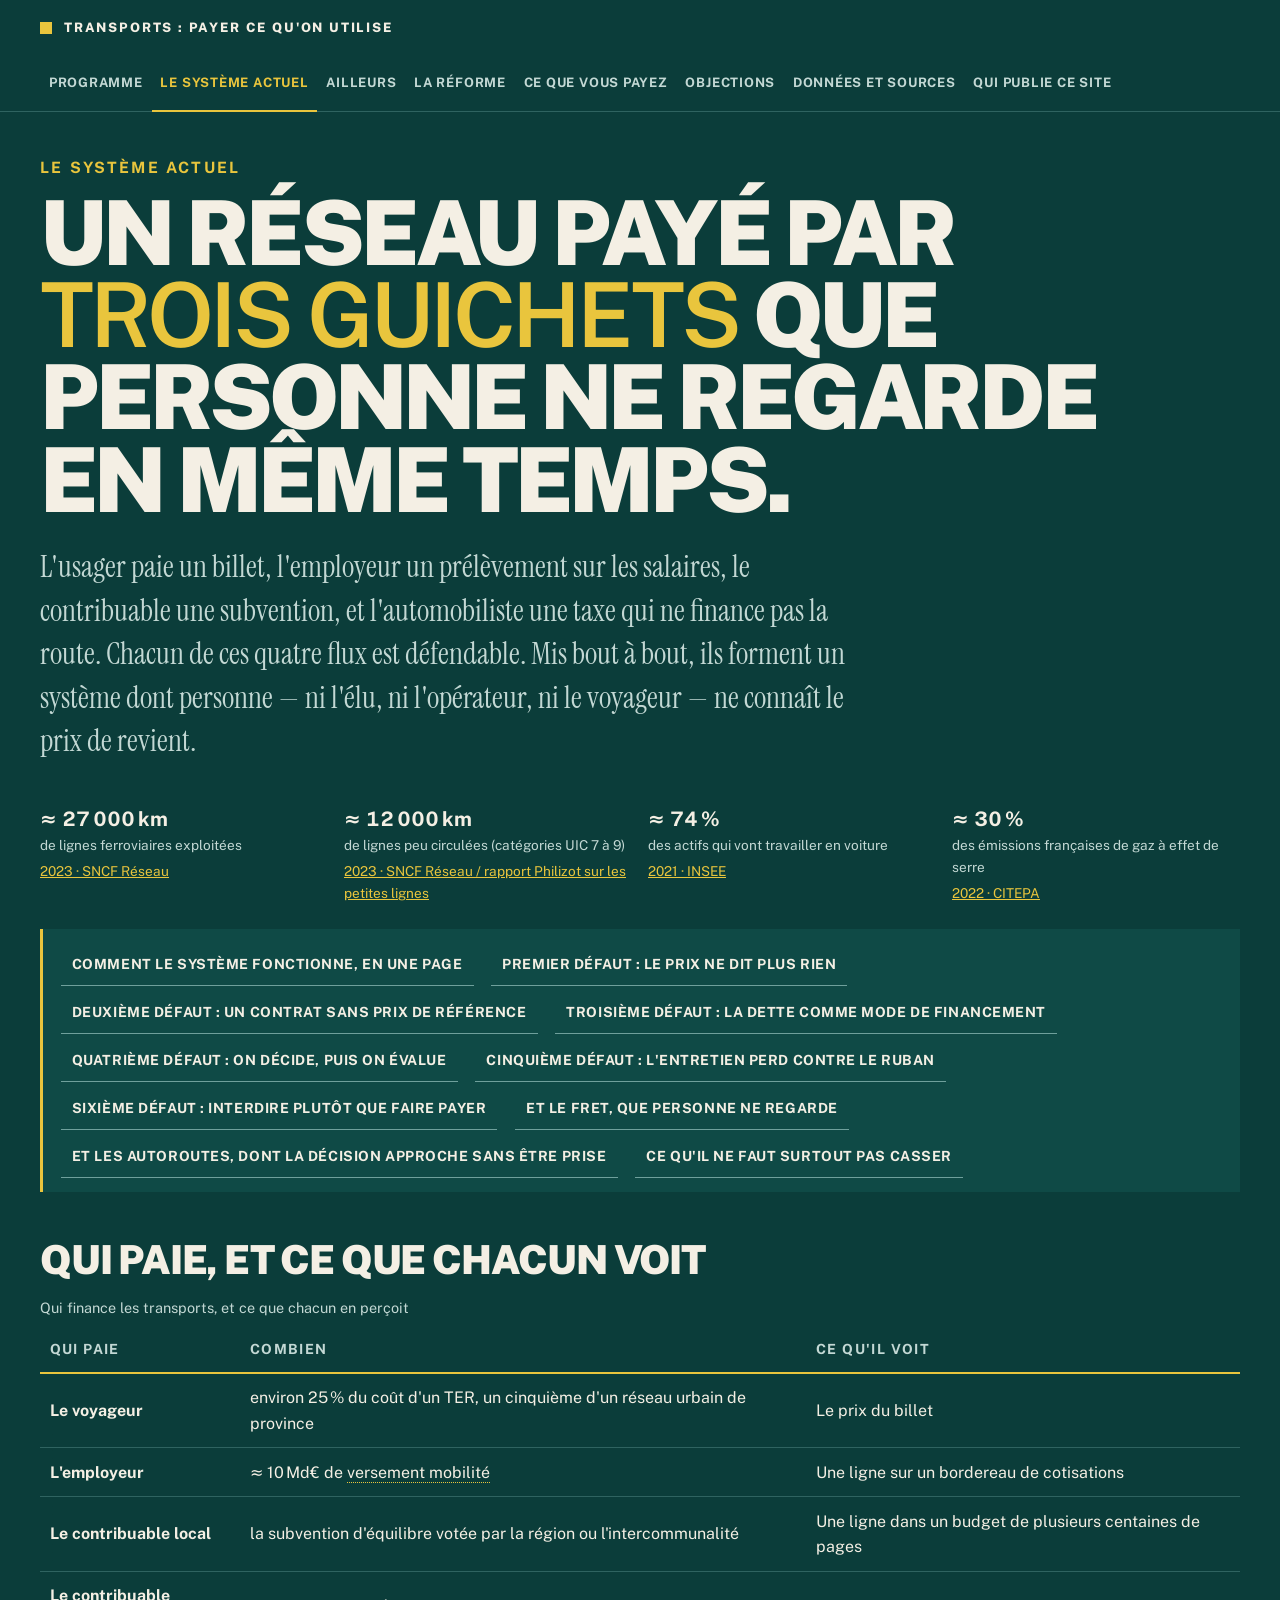
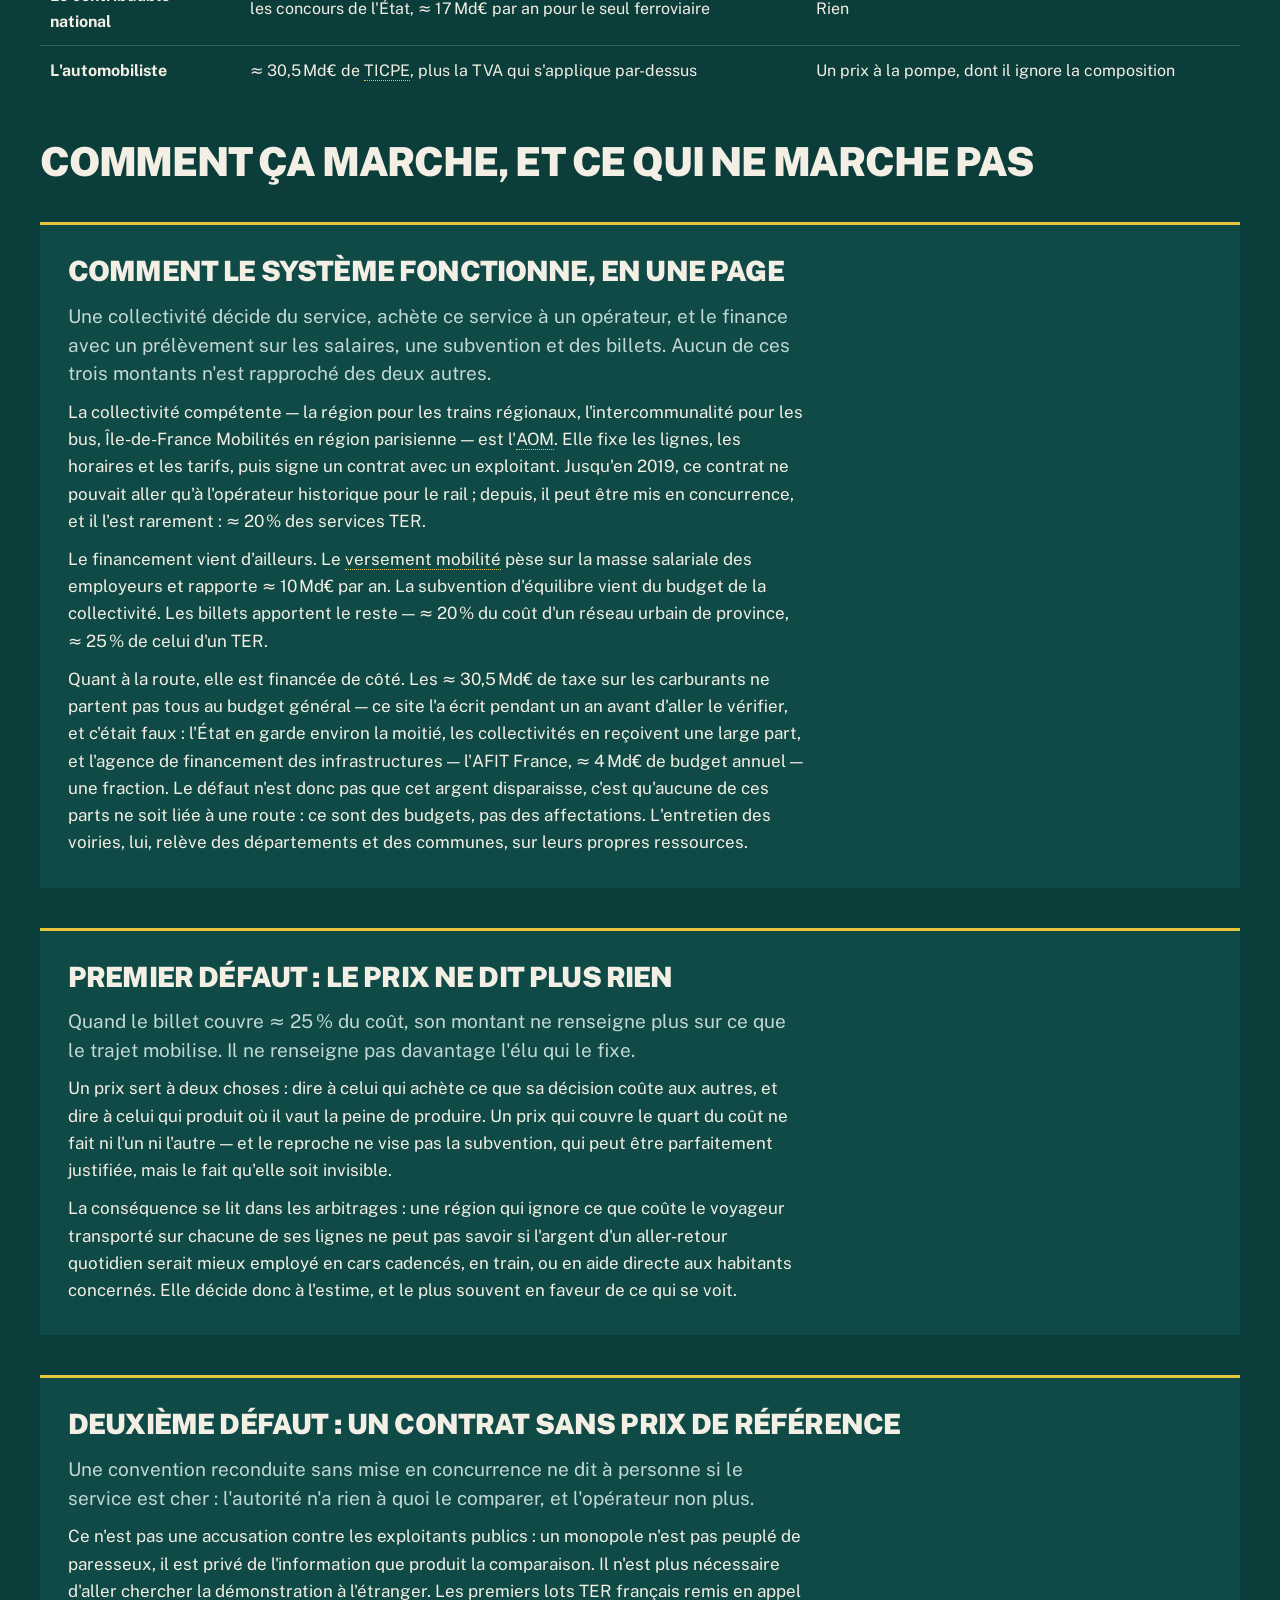
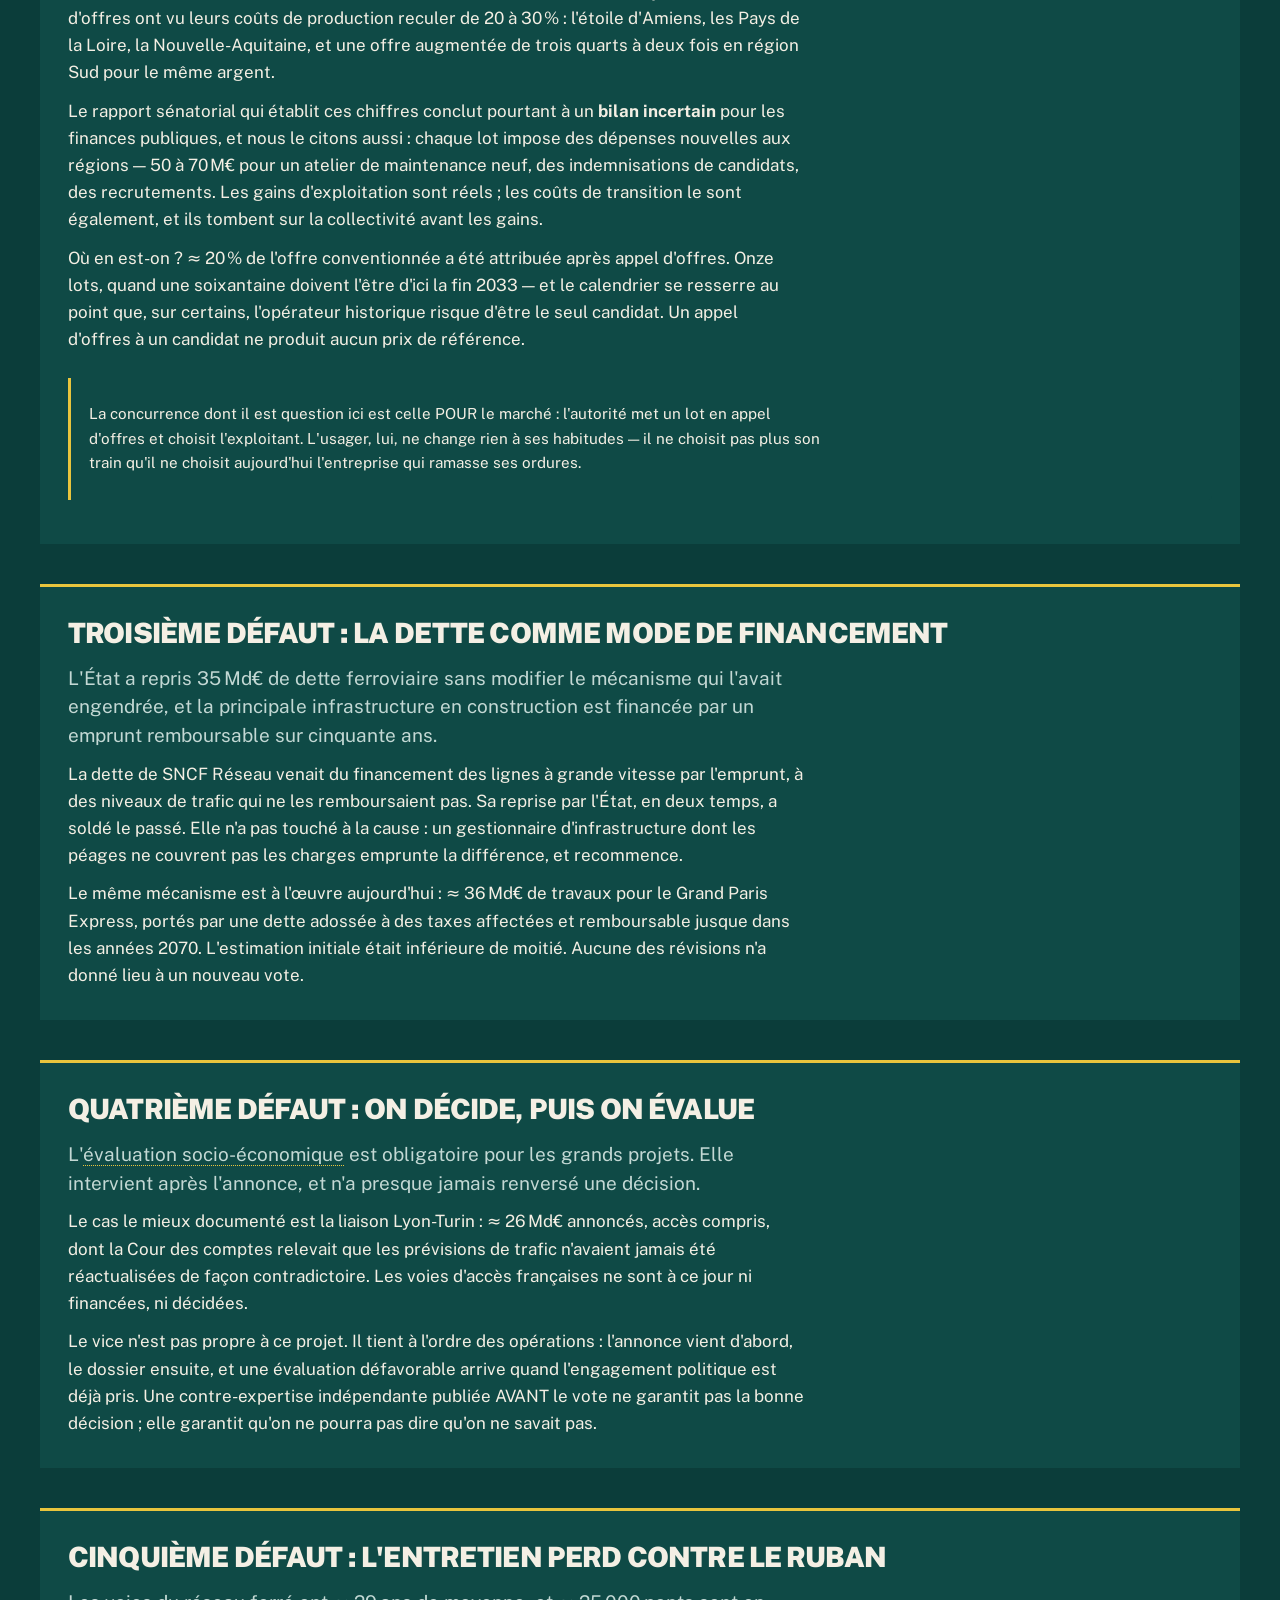
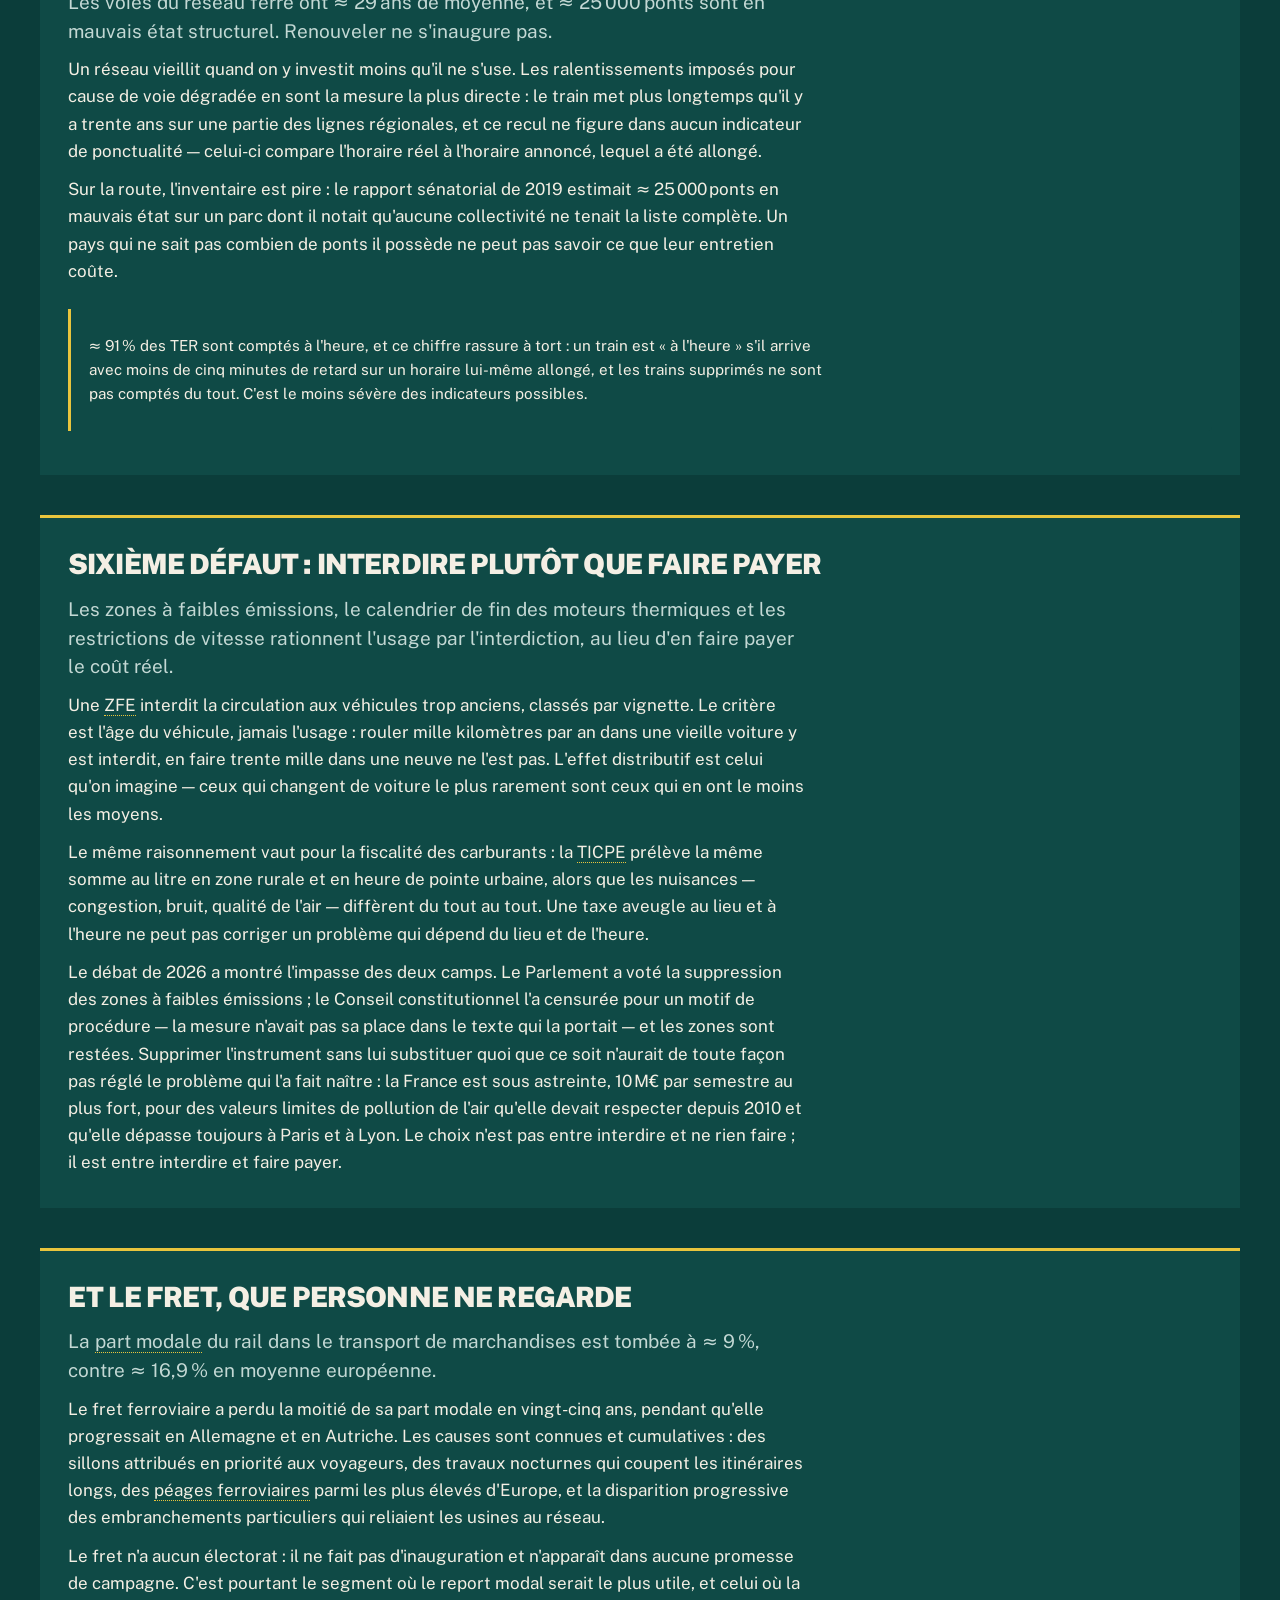
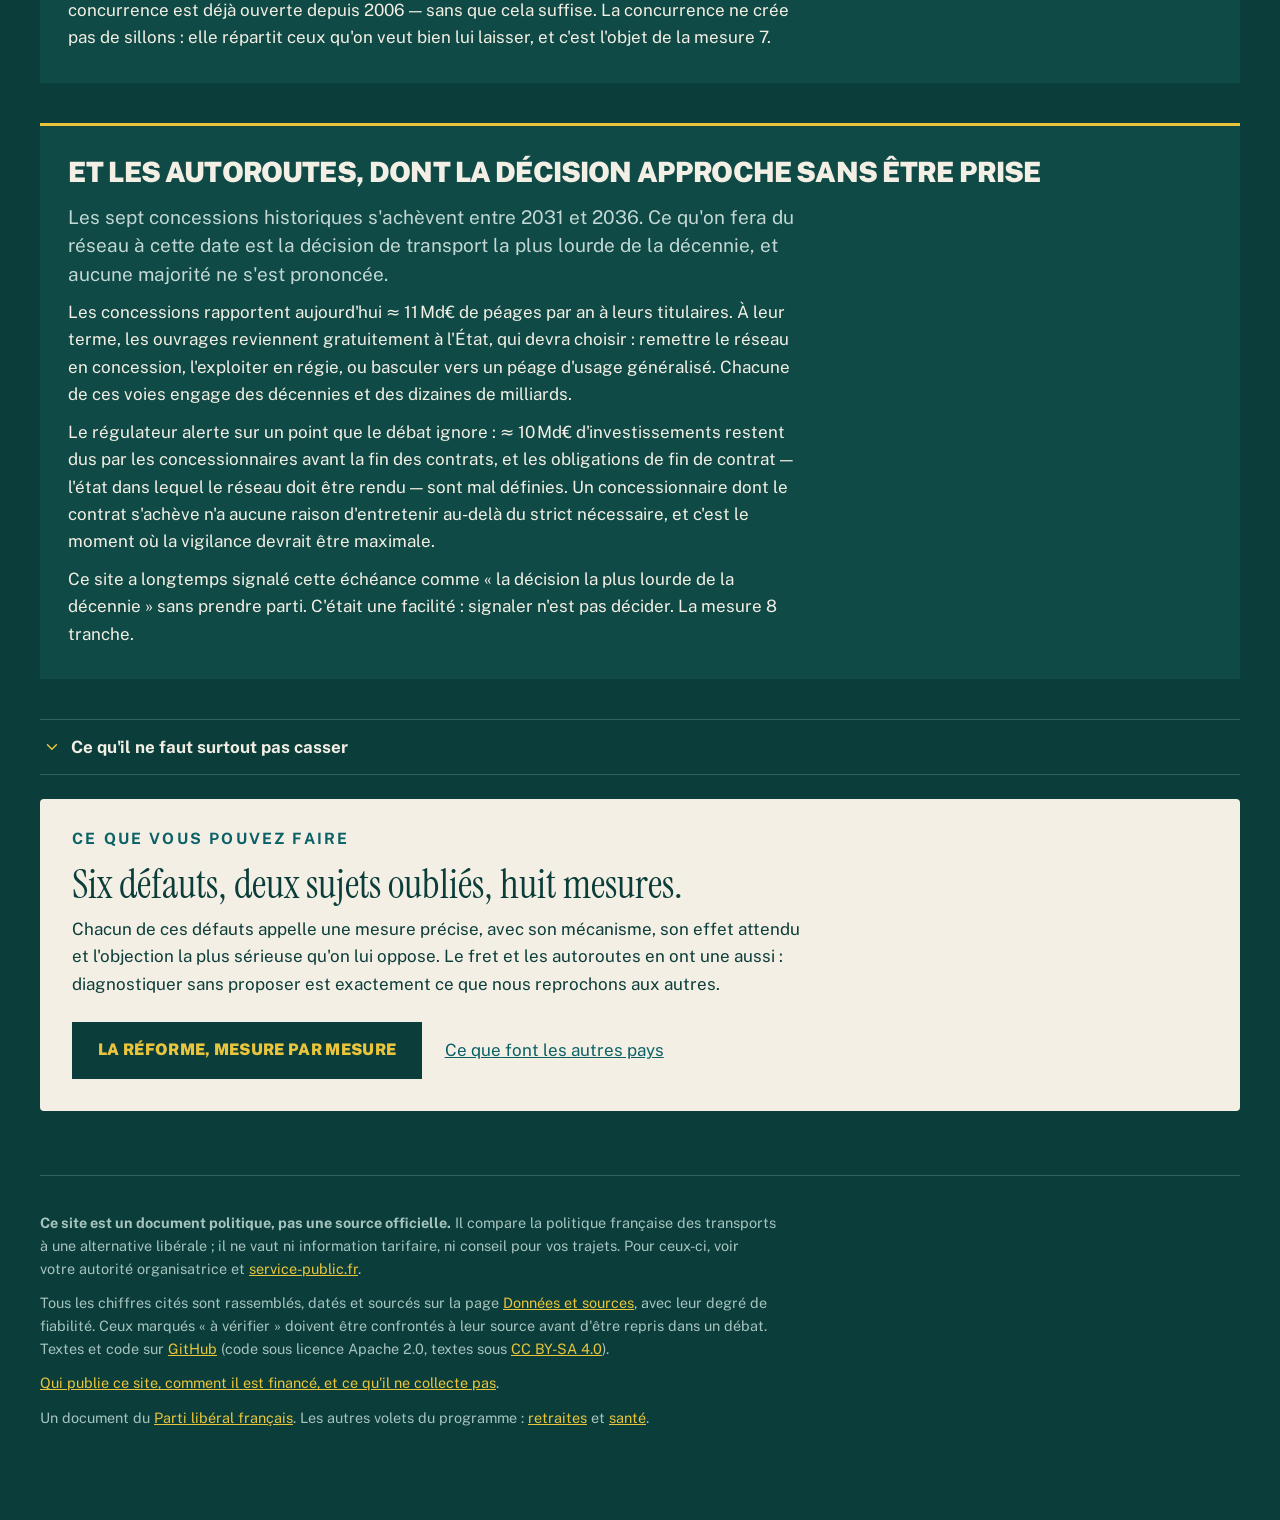
<file: diagnostic.html>
<!doctype html>
<html lang="fr">
<head>
<meta charset="utf-8">
<meta name="viewport" content="width=device-width, initial-scale=1">
<!-- La couleur du bandeau de tête : sur un téléphone, la barre du navigateur
     la reprend, et la page commence où elle commence. -->
<meta name="theme-color" content="#0b3d3a">
<title>Le système de transport actuel — qui paie, et ce que chacun voit</title>
<meta name="description" content="Comment fonctionnent les transports français, qui les finance, et les six défauts qui se tiennent : un prix qui ne dit plus rien, des contrats sans prix de référence, la dette comme mode de financement, l&#x27;évaluation après la décision, l&#x27;entretien sacrifié, l&#x27;interdiction à la place du prix — plus deux sujets que personne ne regarde, le fret et la fin des concessions autoroutières.">
<link rel="icon" href="moteur/icone.svg" type="image/svg+xml">
<link rel="apple-touch-icon" href="moteur/icone.svg">
<link rel="stylesheet" href="moteur/style.css">
<!-- Écrit par scripts/construire_site.py depuis src/transports/. Ne pas
     modifier ici : la prochaine construction effacerait la correction. -->
</head>
<body>
<a class="evitement" href="#contenu">Aller au contenu</a>
<header class="bandeau"><div class="interieur">
  <p class="nom"><a href="index.html"><svg class="icone" viewBox="0 0 24 24" fill="none" stroke="currentColor" stroke-width="2" stroke-linecap="round" stroke-linejoin="round" aria-hidden="true" focusable="false"><path d="M8 3.1V7a4 4 0 0 0 8 0V3.1" /><path d="m9 15-1-1" /><path d="m15 15 1-1" /><path d="M9 19c-2.8 0-5-2.2-5-5v-4a8 8 0 0 1 16 0v4c0 2.8-2.2 5-5 5Z" /><path d="m8 19-2 3" /><path d="m16 19 2 3" /></svg><span>Transports : payer ce qu&#x27;on utilise</span></a></p>
  <nav aria-label="Navigation principale"><span class="groupe"><span class="etiquette">Le programme</span><span class="liens"><a href="index.html">Programme</a></span></span><span class="groupe"><span class="etiquette">Le constat</span><span class="liens"><a href="diagnostic.html" aria-current="page">Le système actuel</a><a href="comparaisons.html">Ailleurs</a></span></span><span class="groupe"><span class="etiquette">L&#x27;alternative</span><span class="liens"><a href="reforme.html">La réforme</a><a href="simulateur.html">Ce que vous payez</a><a href="objections.html">Objections</a></span></span><span class="groupe"><span class="etiquette">La confiance</span><span class="liens"><a href="donnees.html">Données et sources</a><a href="mentions.html">Qui publie ce site</a></span></span></nav>
</div></header>
<main id="contenu" tabindex="-1">

<div class="affiche"><p class="surtitre">Le système actuel</p><h1>Un réseau payé par <strong class="cle-texte">trois guichets</strong> que personne ne regarde en même temps.</h1><p class="chapeau">L'usager paie un billet, l'employeur un prélèvement sur les salaires, le contribuable une subvention, et l'automobiliste une taxe qui ne finance pas la route. Chacun de ces quatre flux est défendable. Mis bout à bout, ils forment un système dont personne — ni l'élu, ni l'opérateur, ni le voyageur — ne connaît le prix de revient.</p></div>

<div class="fiches"><div class="fiche"><div class="valeur">≈ 27 000 km</div><div class="etiquette">de lignes ferroviaires exploitées</div><div class="precision"><a href="donnees.html#reseau_ferre">2023 · SNCF Réseau</a></div></div><div class="fiche"><div class="valeur">≈ 12 000 km</div><div class="etiquette">de lignes peu circulées (catégories UIC 7 à 9)</div><div class="precision"><a href="donnees.html#petites_lignes">2023 · SNCF Réseau / rapport Philizot sur les petites lignes</a></div></div><div class="fiche"><div class="valeur">≈ 74 %</div><div class="etiquette">des actifs qui vont travailler en voiture</div><div class="precision"><a href="donnees.html#part_voiture_travail">2021 · INSEE</a></div></div><div class="fiche"><div class="valeur">≈ 30 %</div><div class="etiquette">des émissions françaises de gaz à effet de serre</div><div class="precision"><a href="donnees.html#emissions_transports">2022 · CITEPA</a></div></div></div>

<nav class="plan" aria-label="Dans cette page"><p class="etiquette">Dans cette page</p><ol><li><a href="#fonctionnement" data-vers="fonctionnement">Comment le système fonctionne, en une page</a></li><li><a href="#prix" data-vers="prix">Premier défaut : le prix ne dit plus rien</a></li><li><a href="#monopole" data-vers="monopole">Deuxième défaut : un contrat sans prix de référence</a></li><li><a href="#dette" data-vers="dette">Troisième défaut : la dette comme mode de financement</a></li><li><a href="#projets" data-vers="projets">Quatrième défaut : on décide, puis on évalue</a></li><li><a href="#entretien" data-vers="entretien">Cinquième défaut : l&#x27;entretien perd contre le ruban</a></li><li><a href="#interdiction" data-vers="interdiction">Sixième défaut : interdire plutôt que faire payer</a></li><li><a href="#fret" data-vers="fret">Et le fret, que personne ne regarde</a></li><li><a href="#autoroutes" data-vers="autoroutes">Et les autoroutes, dont la décision approche sans être prise</a></li><li><a href="#a-garder" data-vers="a-garder">Ce qu&#x27;il ne faut surtout pas casser</a></li></ol></nav>

<h2>Qui paie, et ce que chacun voit</h2>
<div class="defilant"><table><caption>Qui finance les transports, et ce que chacun en perçoit</caption><thead><tr><th scope="col">Qui paie</th><th scope="col" class="long texte">Combien</th><th scope="col" class="texte">Ce qu'il voit</th></tr></thead><tbody><tr><th scope="row">Le voyageur</th><td class="long texte">environ 25 % du coût d'un TER, un cinquième d'un réseau urbain de province</td><td class="texte">Le prix du billet</td></tr><tr><th scope="row">L'employeur</th><td class="long texte">≈ 10 Md€ de <span class="mot"><span class="terme" role="button" tabindex="0" aria-expanded="false">versement mobilité</span><span class="bulle" role="note" hidden>Un prélèvement assis sur la masse salariale des employeurs d&#x27;au moins onze salariés, perçu au profit de l&#x27;autorité organisatrice. C&#x27;est la première ressource des transports urbains : il finance plus de trajets que les billets, et n&#x27;apparaît sur aucun ticket.</span></span></td><td class="texte">Une ligne sur un bordereau de cotisations</td></tr><tr><th scope="row">Le contribuable local</th><td class="long texte">la subvention d'équilibre votée par la région ou l'intercommunalité</td><td class="texte">Une ligne dans un budget de plusieurs centaines de pages</td></tr><tr><th scope="row">Le contribuable national</th><td class="long texte">les concours de l'État, ≈ 17 Md€ par an pour le seul ferroviaire</td><td class="texte">Rien</td></tr><tr><th scope="row">L'automobiliste</th><td class="long texte">≈ 30,5 Md€ de <span class="mot"><span class="terme" role="button" tabindex="0" aria-expanded="false">TICPE</span><span class="bulle" role="note" hidden>Taxe intérieure de consommation sur les produits énergétiques : l&#x27;accise sur les carburants. Elle est due au litre, quel que soit l&#x27;endroit et l&#x27;heure où l&#x27;on roule, et son produit va au budget général — elle ne finance donc pas les routes.</span></span>, plus la TVA qui s'applique par-dessus</td><td class="texte">Un prix à la pompe, dont il ignore la composition</td></tr></tbody></table></div>

<h2>Comment ça marche, et ce qui ne marche pas</h2>
<section class="cle" id="fonctionnement" tabindex="-1"><h3>Comment le système fonctionne, en une page</h3><p class="reponse">Une collectivité décide du service, achète ce service à un opérateur, et le finance avec un prélèvement sur les salaires, une subvention et des billets. Aucun de ces trois montants n'est rapproché des deux autres.</p>
<p>La collectivité compétente — la région pour les trains régionaux,
l'intercommunalité pour les bus, Île-de-France Mobilités en région parisienne —
est l'<span class="mot"><span class="terme" role="button" tabindex="0" aria-expanded="false">AOM</span><span class="bulle" role="note" hidden>Autorité organisatrice de la mobilité : la collectivité qui décide du service de transport sur son territoire — les lignes, les horaires, les tarifs — et le paie. C&#x27;est la région pour les TER, l&#x27;intercommunalité pour les bus urbains, Île-de-France Mobilités en région parisienne.</span></span>. Elle fixe les lignes, les horaires et les tarifs, puis
signe un contrat avec un exploitant. Jusqu'en 2019, ce contrat ne pouvait aller
qu'à l'opérateur historique pour le rail ; depuis, il peut être mis en
concurrence, et il l'est rarement : ≈ 20 % des services TER.</p>
<p>Le financement vient d'ailleurs. Le <span class="mot"><span class="terme" role="button" tabindex="0" aria-expanded="false">versement mobilité</span><span class="bulle" role="note" hidden>Un prélèvement assis sur la masse salariale des employeurs d&#x27;au moins onze salariés, perçu au profit de l&#x27;autorité organisatrice. C&#x27;est la première ressource des transports urbains : il finance plus de trajets que les billets, et n&#x27;apparaît sur aucun ticket.</span></span> pèse sur
la masse salariale des employeurs et rapporte ≈ 10 Md€ par an.
La subvention d'équilibre vient du budget de la collectivité. Les billets
apportent le reste — ≈ 20 % du coût d'un réseau urbain
de province, ≈ 25 % de celui d'un TER.</p>
<p>Quant à la route, elle est financée de côté. Les ≈ 30,5 Md€ de taxe sur
les carburants ne partent pas tous au budget général — ce site l'a écrit
pendant un an avant d'aller le vérifier, et c'était faux : l'État en garde
environ la moitié, les collectivités en reçoivent une large part, et l'agence
de financement des infrastructures — l'AFIT France, ≈ 4 Md€ de budget
annuel — une fraction. Le défaut n'est donc pas que cet argent disparaisse,
c'est qu'aucune de ces parts ne soit liée à une route : ce sont des budgets,
pas des affectations. L'entretien des voiries, lui, relève des départements et
des communes, sur leurs propres ressources.</p></section>
<section class="cle" id="prix" tabindex="-1"><h3>Premier défaut : le prix ne dit plus rien</h3><p class="reponse">Quand le billet couvre ≈ 25 % du coût, son montant ne renseigne plus sur ce que le trajet mobilise. Il ne renseigne pas davantage l'élu qui le fixe.</p>
<p>Un prix sert à deux choses : dire à celui qui achète ce que sa décision
coûte aux autres, et dire à celui qui produit où il vaut la peine de produire.
Un prix qui couvre le quart du coût ne fait ni l'un ni l'autre — et le reproche
ne vise pas la subvention, qui peut être parfaitement justifiée, mais le fait
qu'elle soit invisible.</p>
<p>La conséquence se lit dans les arbitrages : une région qui ignore ce que
coûte le voyageur transporté sur chacune de ses lignes ne peut pas savoir si
l'argent d'un aller-retour quotidien serait mieux employé en cars cadencés, en
train, ou en aide directe aux habitants concernés. Elle décide donc à
l'estime, et le plus souvent en faveur de ce qui se voit.</p></section>
<section class="cle" id="monopole" tabindex="-1"><h3>Deuxième défaut : un contrat sans prix de référence</h3><p class="reponse">Une convention reconduite sans mise en concurrence ne dit à personne si le service est cher : l'autorité n'a rien à quoi le comparer, et l'opérateur non plus.</p>
<p>Ce n'est pas une accusation contre les exploitants publics : un monopole
n'est pas peuplé de paresseux, il est privé de l'information que produit la
comparaison. Il n'est plus nécessaire d'aller chercher la démonstration à
l'étranger. Les premiers lots TER français remis en appel d'offres ont vu leurs
coûts de production reculer de 20 à 30 % : l'étoile d'Amiens, les
Pays de la Loire, la Nouvelle-Aquitaine, et une offre augmentée de trois quarts
à deux fois en région Sud pour le même argent.</p>
<p>Le rapport sénatorial qui établit ces chiffres conclut pourtant à un
<strong>bilan incertain</strong> pour les finances publiques, et nous le citons
aussi : chaque lot impose des dépenses nouvelles aux régions —
50 à 70 M€ pour un atelier de maintenance neuf, des
indemnisations de candidats, des recrutements. Les gains d'exploitation sont
réels ; les coûts de transition le sont également, et ils tombent sur la
collectivité avant les gains.</p>
<p>Où en est-on ? ≈ 20 % de l'offre conventionnée a été attribuée
après appel d'offres. Onze lots, quand une soixantaine doivent l'être d'ici la
fin 2033 — et le calendrier se resserre au point que, sur certains, l'opérateur
historique risque d'être le seul candidat. Un appel d'offres à un candidat ne
produit aucun prix de référence.</p>
<div class="note"><div><p>La concurrence dont il est question ici est celle POUR le marché : l'autorité met un lot en appel d'offres et choisit l'exploitant. L'usager, lui, ne change rien à ses habitudes — il ne choisit pas plus son train qu'il ne choisit aujourd'hui l'entreprise qui ramasse ses ordures.</p></div></div></section>
<section class="cle" id="dette" tabindex="-1"><h3>Troisième défaut : la dette comme mode de financement</h3><p class="reponse">L'État a repris 35 Md€ de dette ferroviaire sans modifier le mécanisme qui l'avait engendrée, et la principale infrastructure en construction est financée par un emprunt remboursable sur cinquante ans.</p>
<p>La dette de SNCF Réseau venait du financement des lignes à grande vitesse
par l'emprunt, à des niveaux de trafic qui ne les remboursaient pas. Sa reprise
par l'État, en deux temps, a soldé le passé. Elle n'a pas touché à la cause :
un gestionnaire d'infrastructure dont les péages ne couvrent pas les charges
emprunte la différence, et recommence.</p>
<p>Le même mécanisme est à l'œuvre aujourd'hui : ≈ 36 Md€ de
travaux pour le Grand Paris Express, portés par une dette adossée à des taxes
affectées et remboursable jusque dans les années 2070. L'estimation initiale
était inférieure de moitié. Aucune des révisions n'a donné lieu à un nouveau
vote.</p></section>
<section class="cle" id="projets" tabindex="-1"><h3>Quatrième défaut : on décide, puis on évalue</h3><p class="reponse">L'<span class="mot"><span class="terme" role="button" tabindex="0" aria-expanded="false">évaluation socio-économique</span><span class="bulle" role="note" hidden>Le calcul qui compare ce qu&#x27;un projet coûte à ce qu&#x27;il rapporte à la collectivité — temps gagné, accidents évités, émissions. Elle est obligatoire pour les grands projets, et son résultat n&#x27;a presque jamais empêché une décision déjà prise.</span></span> est obligatoire pour les grands projets. Elle intervient après l'annonce, et n'a presque jamais renversé une décision.</p>
<p>Le cas le mieux documenté est la liaison Lyon-Turin : ≈ 26 Md€
annoncés, accès compris, dont la Cour des comptes relevait que les prévisions
de trafic n'avaient jamais été réactualisées de façon contradictoire. Les voies
d'accès françaises ne sont à ce jour ni financées, ni décidées.</p>
<p>Le vice n'est pas propre à ce projet. Il tient à l'ordre des opérations :
l'annonce vient d'abord, le dossier ensuite, et une évaluation défavorable
arrive quand l'engagement politique est déjà pris. Une contre-expertise
indépendante publiée AVANT le vote ne garantit pas la bonne décision ; elle
garantit qu'on ne pourra pas dire qu'on ne savait pas.</p></section>
<section class="cle" id="entretien" tabindex="-1"><h3>Cinquième défaut : l&#x27;entretien perd contre le ruban</h3><p class="reponse">Les voies du réseau ferré ont ≈ 29 ans de moyenne, et ≈ 25 000 ponts sont en mauvais état structurel. Renouveler ne s'inaugure pas.</p>
<p>Un réseau vieillit quand on y investit moins qu'il ne s'use. Les
ralentissements imposés pour cause de voie dégradée en sont la mesure la plus
directe : le train met plus longtemps qu'il y a trente ans sur une partie des
lignes régionales, et ce recul ne figure dans aucun indicateur de
ponctualité — celui-ci compare l'horaire réel à l'horaire annoncé, lequel a
été allongé.</p>
<p>Sur la route, l'inventaire est pire : le rapport sénatorial de 2019 estimait
≈ 25 000 ponts en mauvais état sur un parc dont il notait qu'aucune
collectivité ne tenait la liste complète. Un pays qui ne sait pas combien de
ponts il possède ne peut pas savoir ce que leur entretien coûte.</p>
<div class="note"><div><p>≈ 91 % des TER sont comptés à l'heure, et ce chiffre rassure à tort : un train est « à l'heure » s'il arrive avec moins de cinq minutes de retard sur un horaire lui-même allongé, et les trains supprimés ne sont pas comptés du tout. C'est le moins sévère des indicateurs possibles.</p></div></div></section>
<section class="cle" id="interdiction" tabindex="-1"><h3>Sixième défaut : interdire plutôt que faire payer</h3><p class="reponse">Les zones à faibles émissions, le calendrier de fin des moteurs thermiques et les restrictions de vitesse rationnent l'usage par l'interdiction, au lieu d'en faire payer le coût réel.</p>
<p>Une <span class="mot"><span class="terme" role="button" tabindex="0" aria-expanded="false">ZFE</span><span class="bulle" role="note" hidden>Zone à faibles émissions : un périmètre urbain où la circulation est interdite aux véhicules trop anciens, classés par vignette. L&#x27;interdiction porte sur l&#x27;âge du véhicule, pas sur l&#x27;usage qu&#x27;on en fait : rouler mille kilomètres par an dans une vieille voiture y est interdit, en faire trente mille dans une neuve ne l&#x27;est pas.</span></span> interdit la circulation aux véhicules trop anciens,
classés par vignette. Le critère est l'âge du véhicule, jamais l'usage : rouler
mille kilomètres par an dans une vieille voiture y est interdit, en faire trente
mille dans une neuve ne l'est pas. L'effet distributif est celui qu'on imagine —
ceux qui changent de voiture le plus rarement sont ceux qui en ont le moins les
moyens.</p>
<p>Le même raisonnement vaut pour la fiscalité des carburants : la
<span class="mot"><span class="terme" role="button" tabindex="0" aria-expanded="false">TICPE</span><span class="bulle" role="note" hidden>Taxe intérieure de consommation sur les produits énergétiques : l&#x27;accise sur les carburants. Elle est due au litre, quel que soit l&#x27;endroit et l&#x27;heure où l&#x27;on roule, et son produit va au budget général — elle ne finance donc pas les routes.</span></span> prélève la même somme au litre en zone rurale et en heure de
pointe urbaine, alors que les nuisances — congestion, bruit, qualité de l'air —
diffèrent du tout au tout. Une taxe aveugle au lieu et à l'heure ne peut pas
corriger un problème qui dépend du lieu et de l'heure.</p>
<p>Le débat de 2026 a montré l'impasse des deux camps. Le Parlement a voté la
suppression des zones à faibles émissions ; le Conseil constitutionnel l'a
censurée pour un motif de procédure — la mesure n'avait pas sa place dans le
texte qui la portait — et les zones sont restées. Supprimer l'instrument sans
lui substituer quoi que ce soit n'aurait de toute façon pas réglé le problème
qui l'a fait naître : la France est sous astreinte,
10 M€ par semestre au plus fort, pour des valeurs limites de pollution de
l'air qu'elle devait respecter depuis 2010 et qu'elle dépasse toujours à Paris
et à Lyon. Le choix n'est pas entre interdire et ne rien faire ; il est entre
interdire et faire payer.</p></section>
<section class="cle" id="fret" tabindex="-1"><h3>Et le fret, que personne ne regarde</h3><p class="reponse">La <span class="mot"><span class="terme" role="button" tabindex="0" aria-expanded="false">part modale</span><span class="bulle" role="note" hidden>La part d&#x27;un mode de transport dans l&#x27;ensemble des déplacements ou des tonnes transportées. Elle change de valeur selon qu&#x27;on compte des trajets, des kilomètres ou des tonnes : une comparaison qui ne le précise pas ne veut rien dire.</span></span> du rail dans le transport de marchandises est tombée à ≈ 9 %, contre ≈ 16,9 % en moyenne européenne.</p>
<p>Le fret ferroviaire a perdu la moitié de sa part modale en vingt-cinq ans,
pendant qu'elle progressait en Allemagne et en Autriche. Les causes sont
connues et cumulatives : des sillons attribués en priorité aux voyageurs, des
travaux nocturnes qui coupent les itinéraires longs, des
<span class="mot"><span class="terme" role="button" tabindex="0" aria-expanded="false">péages ferroviaires</span><span class="bulle" role="note" hidden>La redevance que l&#x27;exploitant d&#x27;un train verse au gestionnaire de l&#x27;infrastructure pour emprunter la voie. En France, elle est parmi les plus élevées d&#x27;Europe, et c&#x27;est l&#x27;un des obstacles à l&#x27;entrée de nouveaux opérateurs.</span></span> parmi les plus élevés
d'Europe, et la disparition progressive des embranchements particuliers qui
reliaient les usines au réseau.</p>
<p>Le fret n'a aucun électorat : il ne fait pas d'inauguration et n'apparaît
dans aucune promesse de campagne. C'est pourtant le segment où le report modal
serait le plus utile, et celui où la concurrence est déjà ouverte depuis
2006 — sans que cela suffise. La concurrence ne crée pas de sillons : elle
répartit ceux qu'on veut bien lui laisser, et c'est l'objet de la mesure 7.</p></section>
<section class="cle" id="autoroutes" tabindex="-1"><h3>Et les autoroutes, dont la décision approche sans être prise</h3><p class="reponse">Les sept concessions historiques s'achèvent entre 2031 et 2036. Ce qu'on fera du réseau à cette date est la décision de transport la plus lourde de la décennie, et aucune majorité ne s'est prononcée.</p>
<p>Les concessions rapportent aujourd'hui ≈ 11 Md€ de péages par an à
leurs titulaires. À leur terme, les ouvrages reviennent gratuitement à l'État,
qui devra choisir : remettre le réseau en concession, l'exploiter en régie, ou
basculer vers un péage d'usage généralisé. Chacune de ces voies engage des
décennies et des dizaines de milliards.</p>
<p>Le régulateur alerte sur un point que le débat ignore :
≈ 10 Md€ d'investissements restent dus par les
concessionnaires avant la fin des contrats, et les obligations de fin de
contrat — l'état dans lequel le réseau doit être rendu — sont mal définies. Un
concessionnaire dont le contrat s'achève n'a aucune raison d'entretenir
au-delà du strict nécessaire, et c'est le moment où la vigilance devrait être
maximale.</p>
<p>Ce site a longtemps signalé cette échéance comme « la décision la plus
lourde de la décennie » sans prendre parti. C'était une facilité : signaler
n'est pas décider. La mesure 8 tranche.</p></section>
<details class="section" id="a-garder"><summary><svg class="icone" viewBox="0 0 24 24" fill="none" stroke="currentColor" stroke-width="2" stroke-linecap="round" stroke-linejoin="round" aria-hidden="true" focusable="false"><path d="m6 9 6 6 6-6" /></svg><span>Ce qu&#x27;il ne faut surtout pas casser</span></summary><div class="dedans">
<p>Un diagnostic qui ne trouverait que des défauts serait un tract. Le système
français a des qualités réelles, et plusieurs sont rares :</p>
<ul class="serree">
  <li><strong>Le maillage.</strong> ≈ 27 000 km de lignes exploitées
  font le deuxième réseau d'Europe. Aucun pays ne le reconstruirait
  aujourd'hui, et le démailler est irréversible.</li>
  <li><strong>La grande vitesse.</strong> Le TGV a mis les grandes villes à
  quelques heures les unes des autres et pris à l'avion l'essentiel du trafic
  intérieur sur les axes qu'il dessert. C'est une réussite industrielle et
  d'aménagement.</li>
  <li><strong>La sécurité.</strong> Le ferroviaire français est l'un des plus
  sûrs d'Europe. Toute réforme qui toucherait à l'unicité des règles de
  sécurité ou à l'indépendance de leur contrôle serait une mauvaise
  réforme.</li>
  <li><strong>La tarification sociale.</strong> Les réductions pour les jeunes,
  les familles et les bas revenus sont un choix légitime. Nous proposons de les
  rendre explicites et financées, pas de les supprimer.</li>
</ul>
<p class="discret">Ce sont ces quatre acquis que la dégradation de
l'infrastructure menace le plus sûrement : un réseau qu'on n'entretient pas se
ferme tout seul, ligne par ligne, sans que personne n'ait à le décider.</p></div></details>

<div class="creme">
<p class="surtitre">Ce que vous pouvez faire</p>
<h2 class="serif" style="margin:0">Six défauts, deux sujets oubliés, huit mesures.</h2>
<p>Chacun de ces défauts appelle une mesure précise, avec son mécanisme, son effet attendu et l'objection la plus sérieuse qu'on lui oppose. Le fret et les autoroutes en ont une aussi : diagnostiquer sans proposer est exactement ce que nous reprochons aux autres.</p>
<p class="actions"><a class="bouton" href="reforme.html">La réforme, mesure par mesure</a><a href="comparaisons.html">Ce que font les autres pays</a></p>
</div>

</main>
<footer>
  <p><strong>Ce site est un document politique, pas une source officielle.</strong>
  Il compare la politique française des transports à une alternative libérale ;
  il ne vaut ni information tarifaire, ni conseil pour vos trajets. Pour ceux-ci,
  voir votre autorité organisatrice et
  <a href="https://www.service-public.fr/">service-public.fr</a>.</p>
  <p>Tous les chiffres cités sont rassemblés, datés et sourcés sur la page
  <a href="donnees.html">Données et sources</a>, avec leur degré de fiabilité.
  Ceux marqués « à vérifier » doivent être confrontés à leur source avant
  d'être repris dans un débat. Textes et code sur
  <a href="https://github.com/g-pliberal/Transports">GitHub</a> (code sous licence Apache 2.0, textes sous
  <a href="https://creativecommons.org/licenses/by-sa/4.0/deed.fr">CC BY-SA 4.0</a>).</p>
  <p><a href="mentions.html">Qui publie ce site, comment il est financé, et
  ce qu'il ne collecte pas</a>.</p>
  <p class="retour-site">Un document du
  <a href="https://partiliberalfrancais.fr/" target="_top">Parti libéral français</a>. Les autres
  volets du programme : <a href="https://github.com/g-pliberal/retraitecomptenotionelle">retraites</a> et
  <a href="https://github.com/g-pliberal/sante">santé</a>.</p>
</footer>
<script type="module" src="moteur/js/site.js"></script>
</body>
</html>
</file>
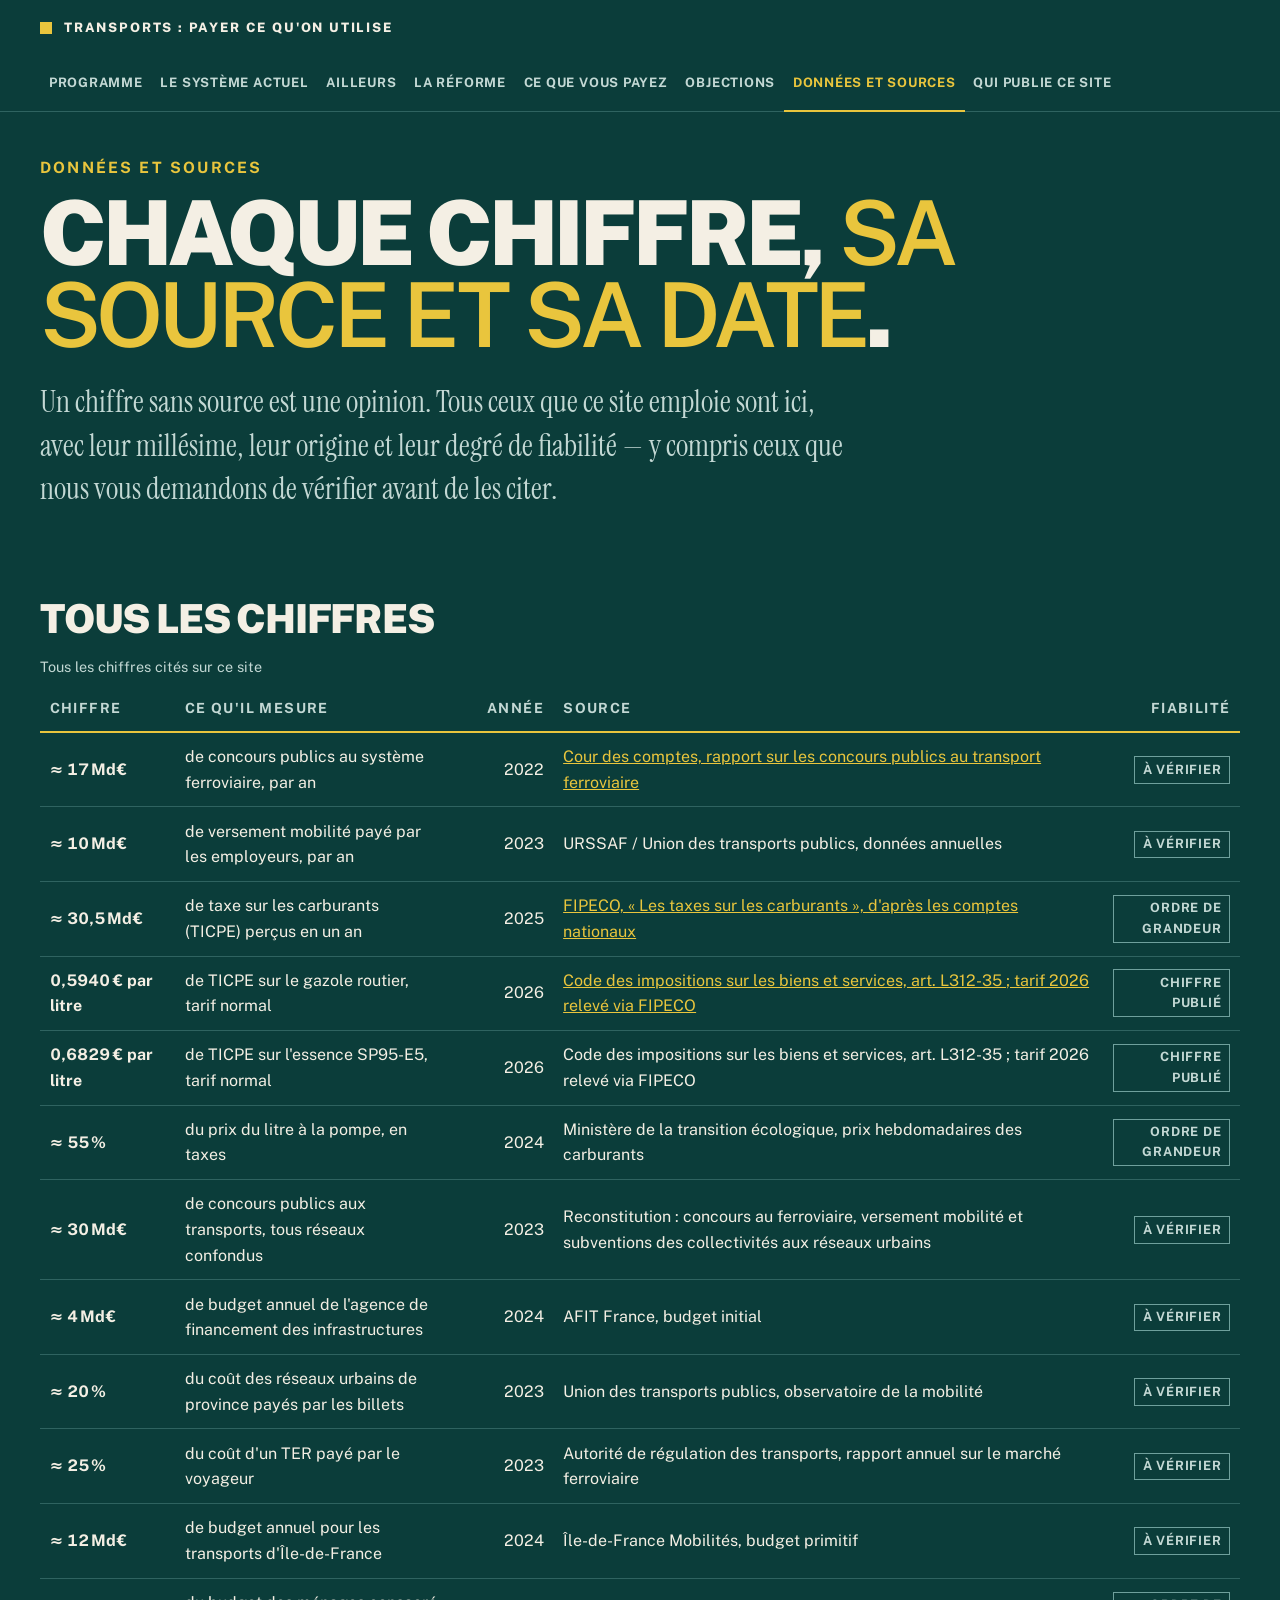
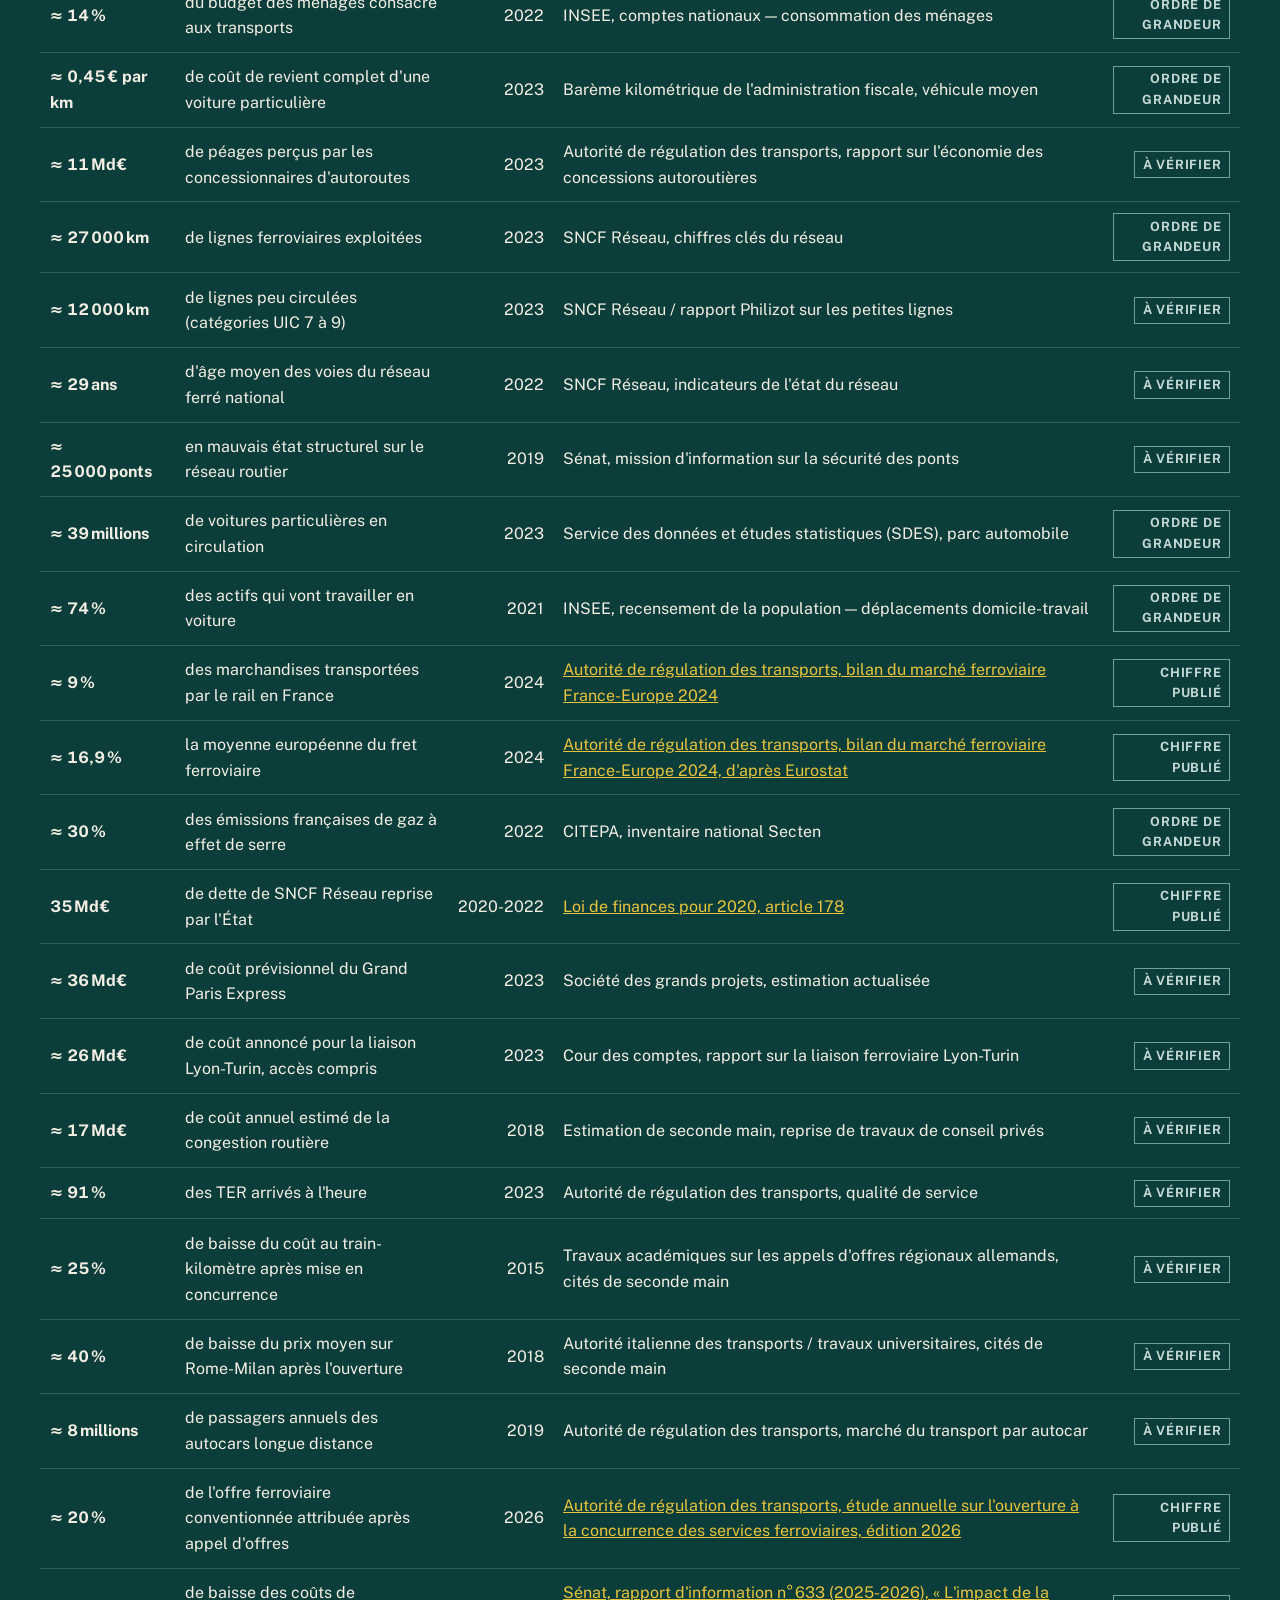
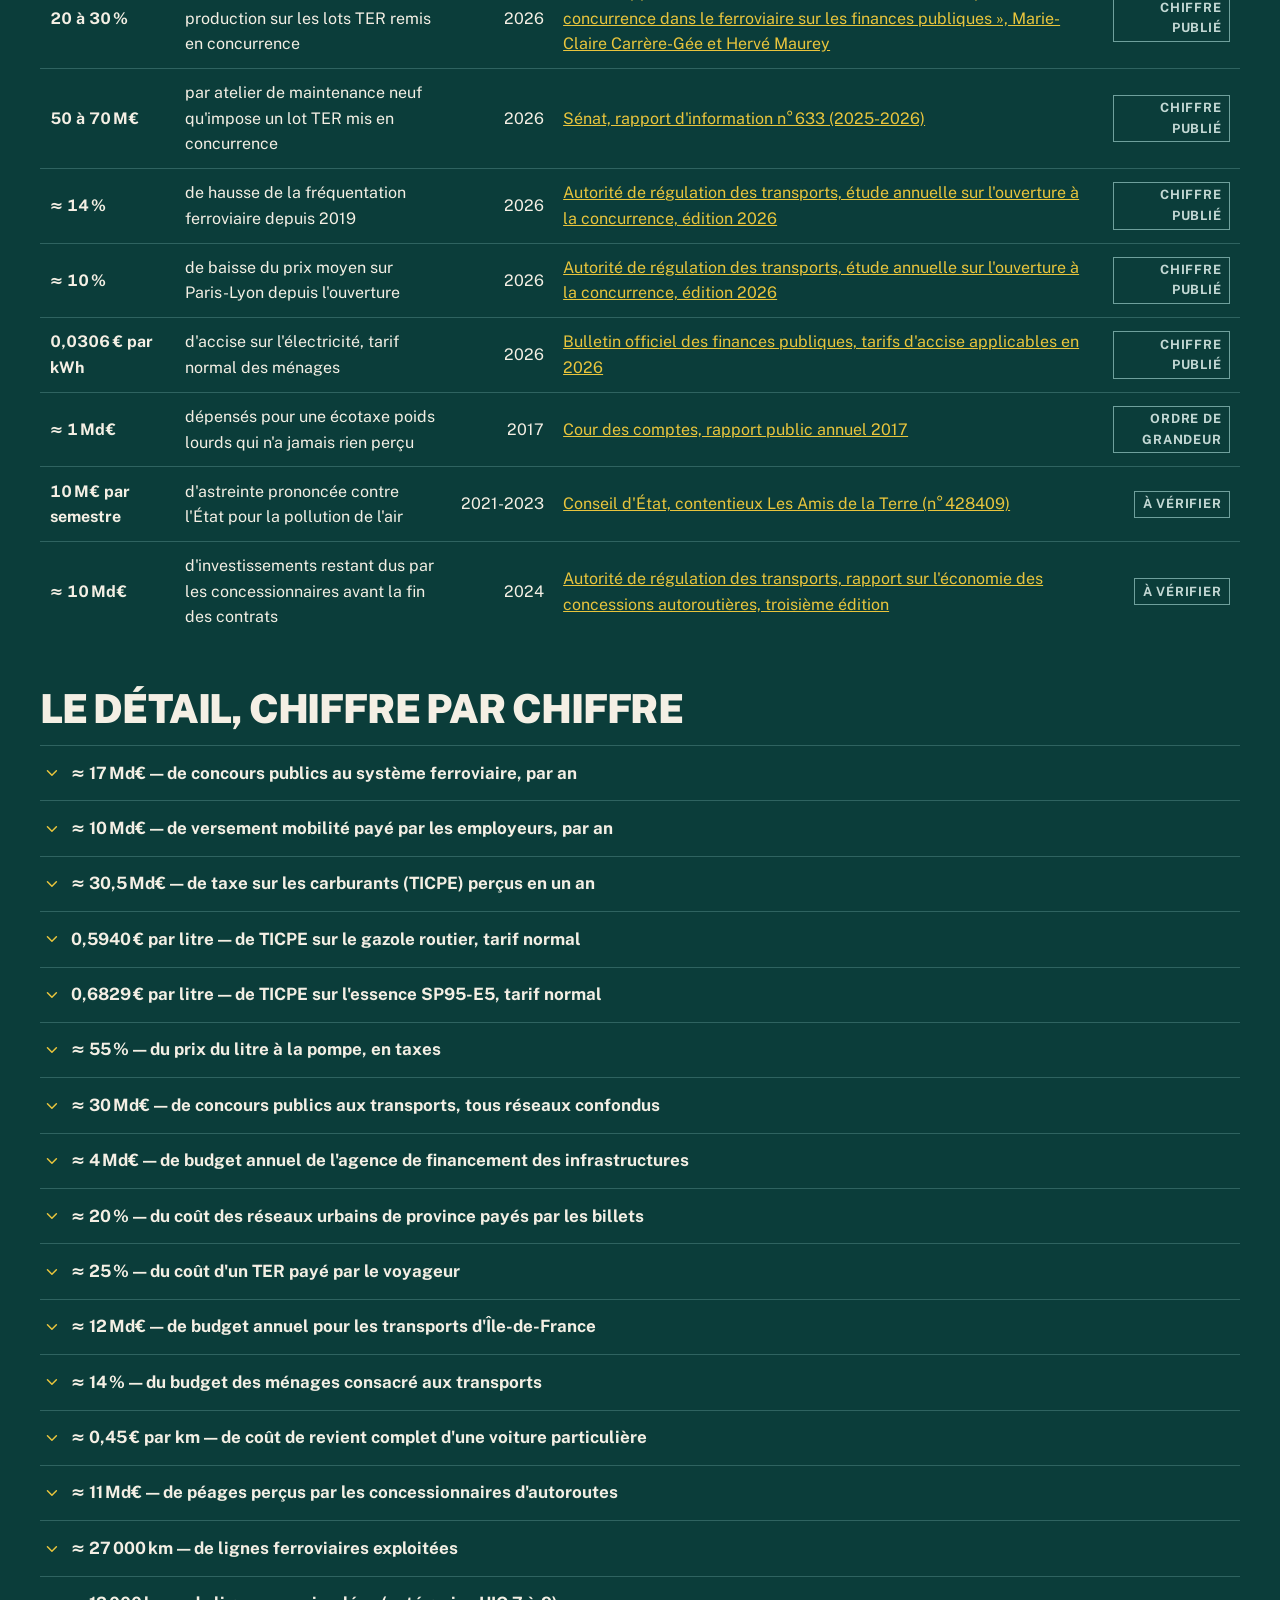
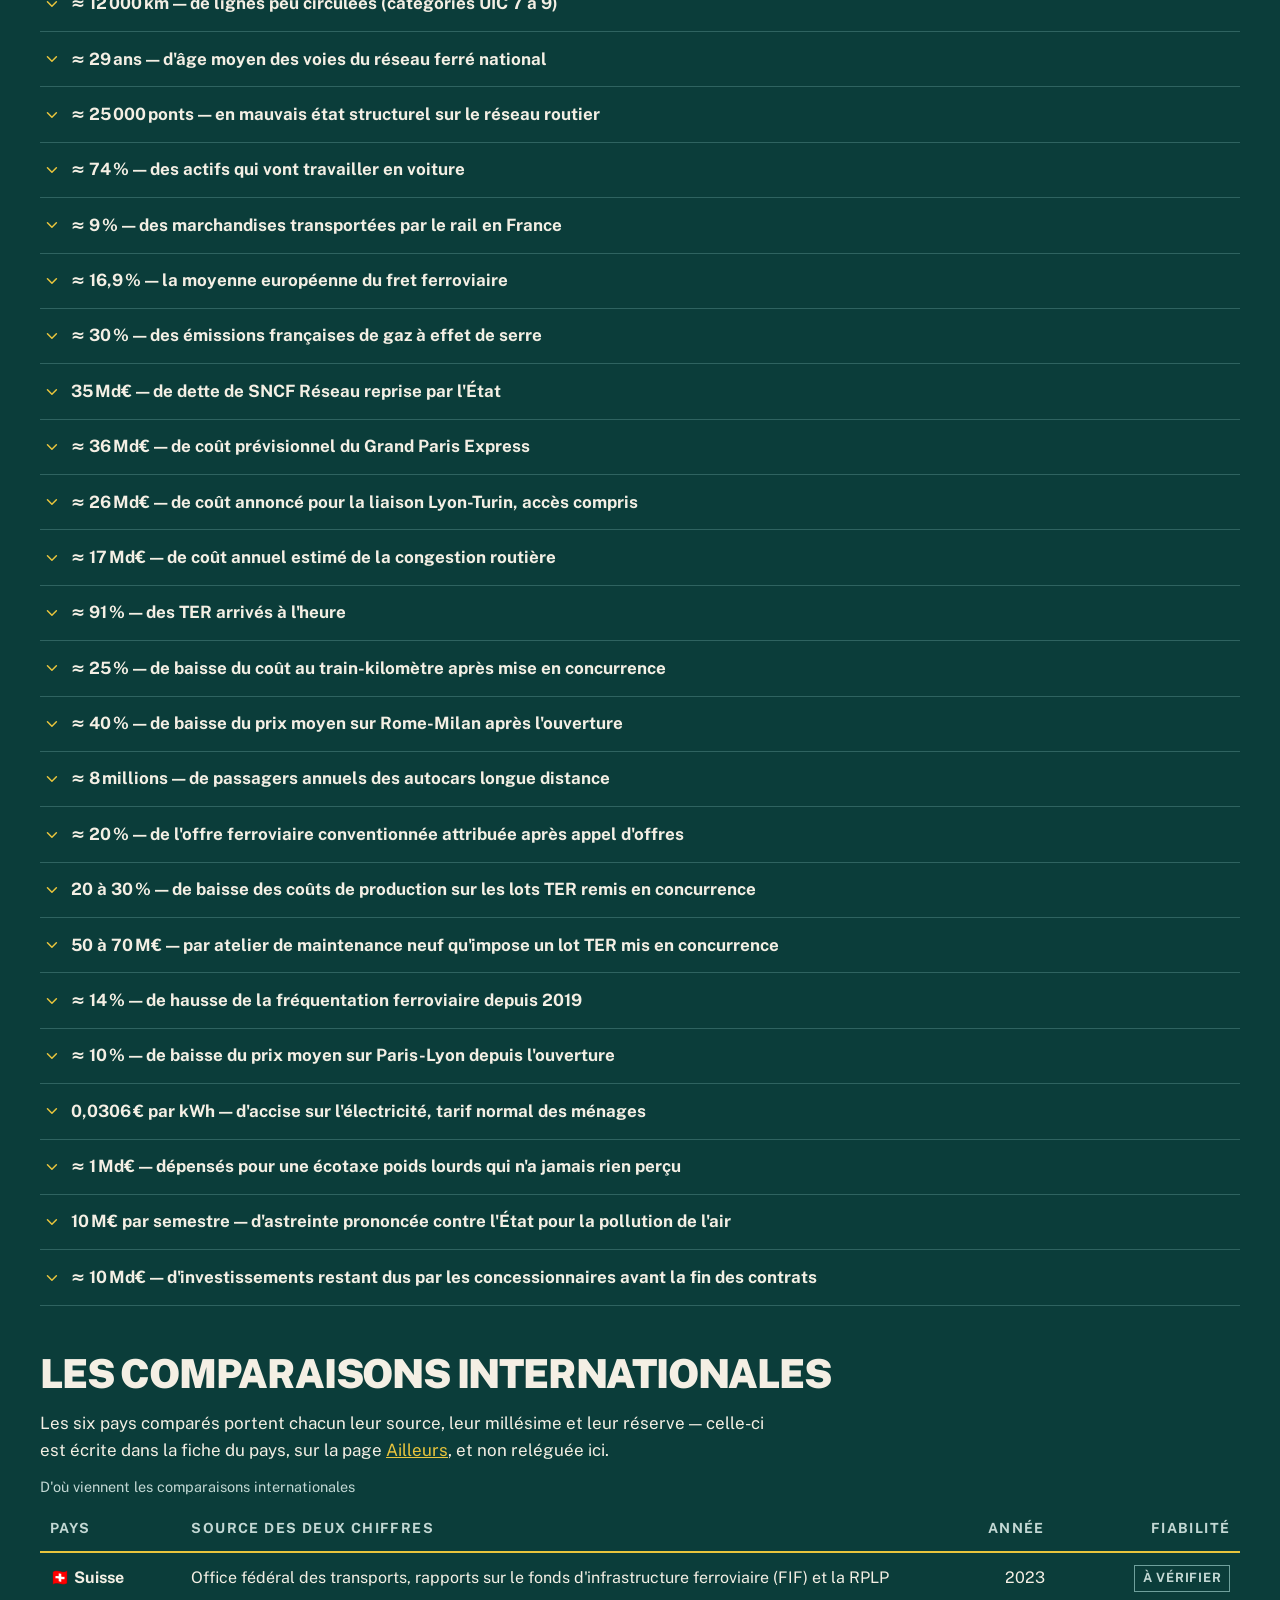
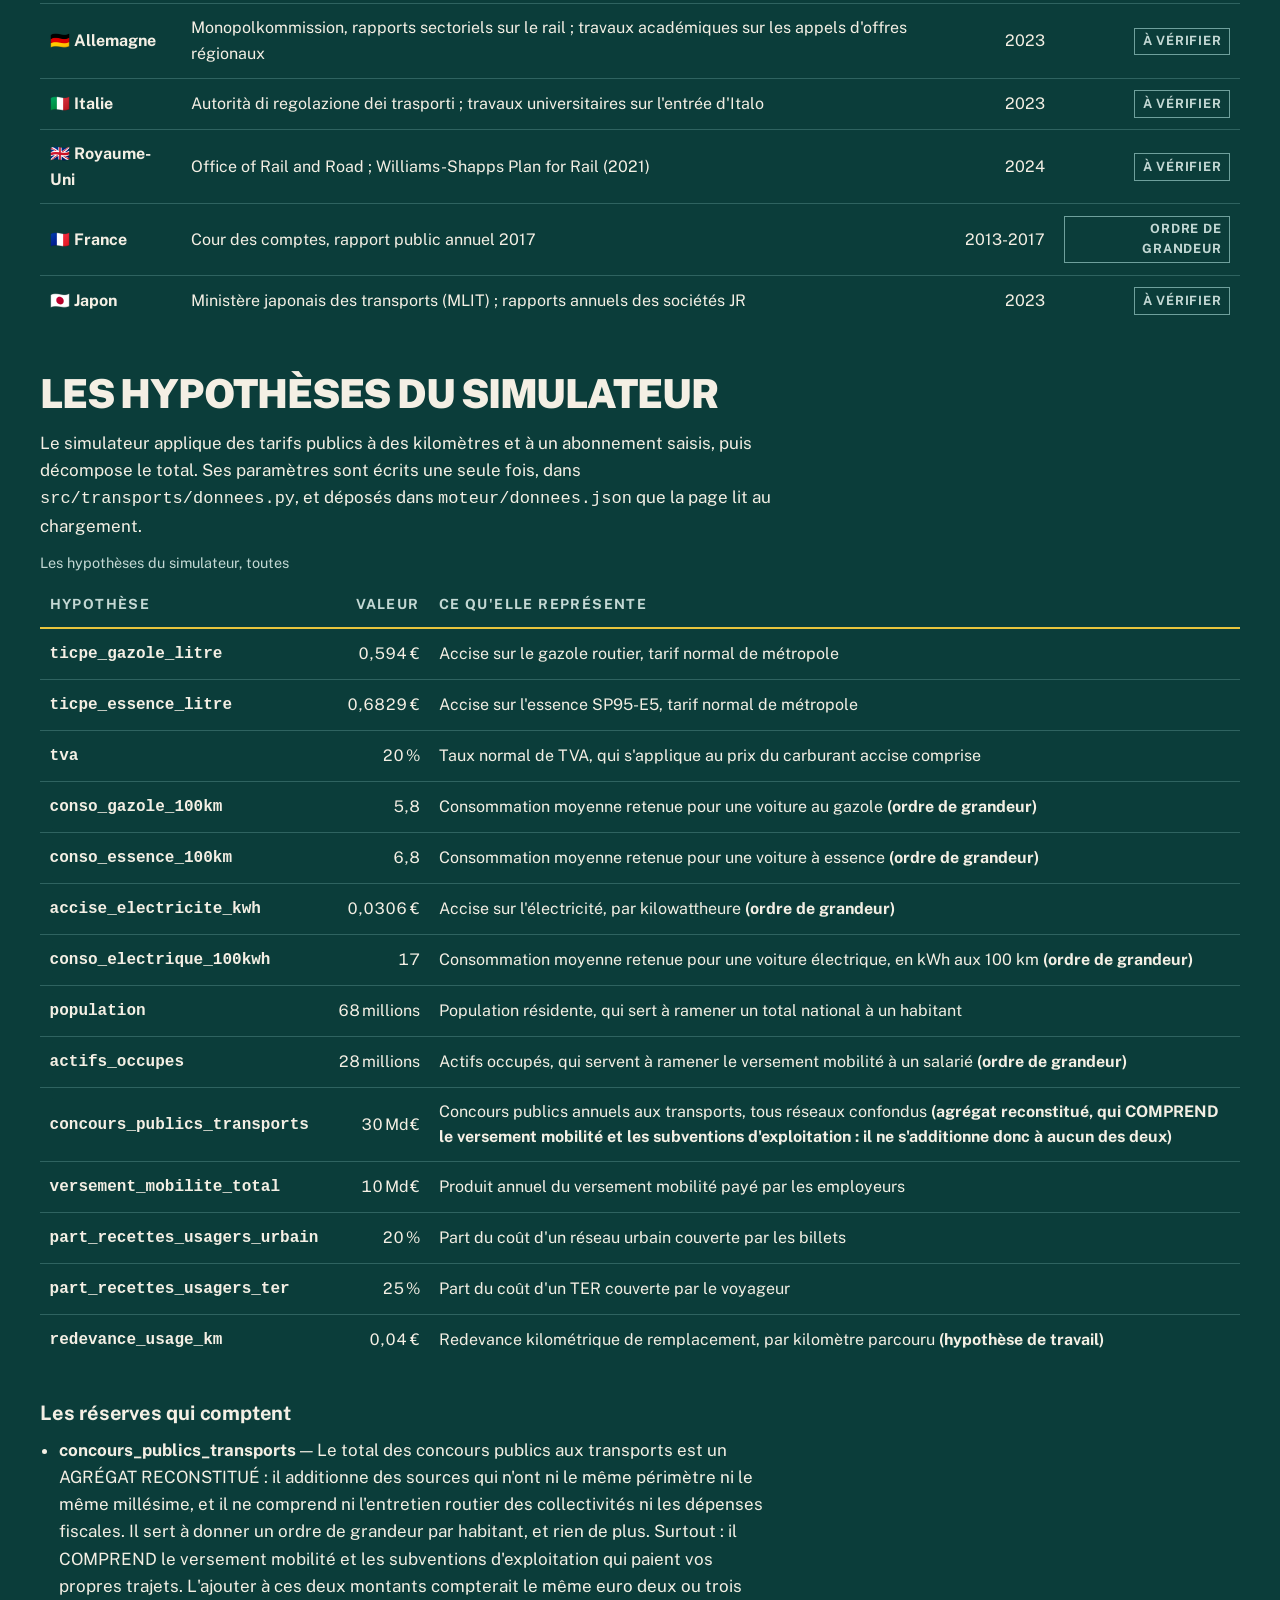
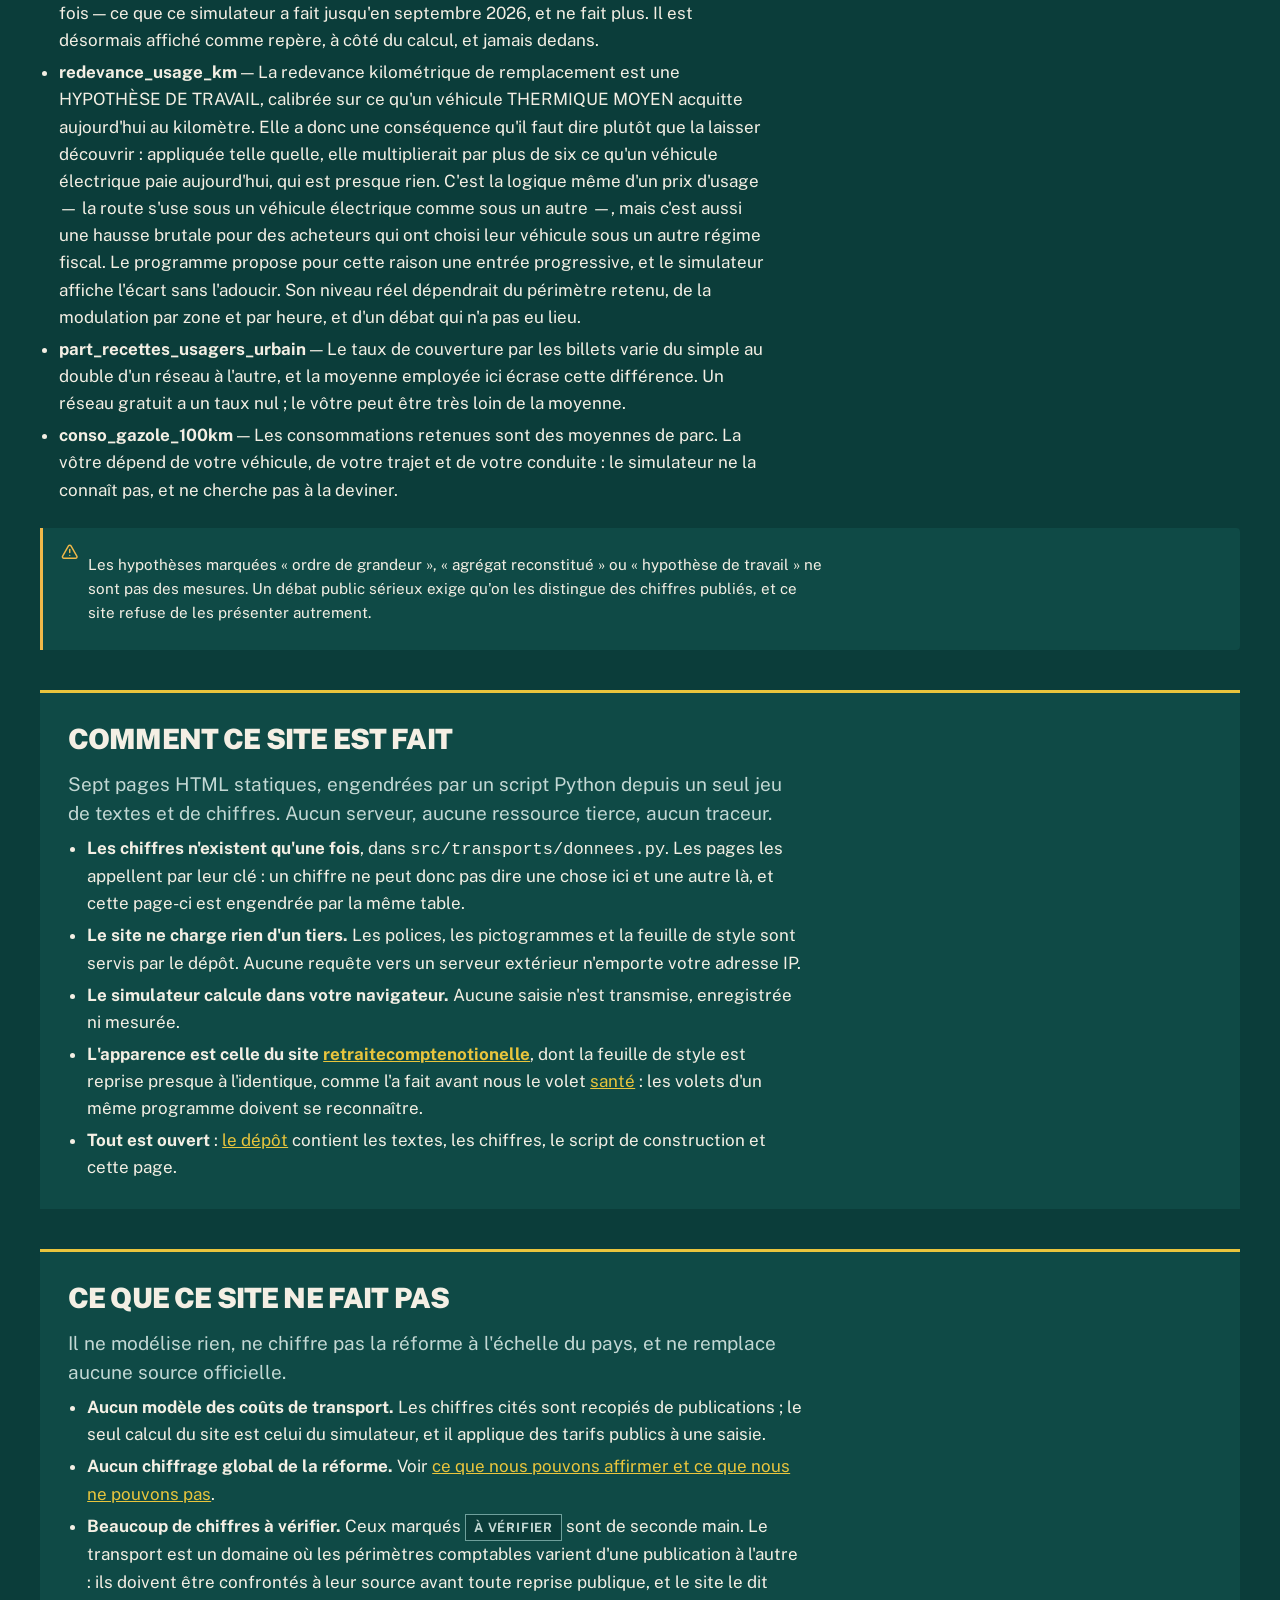
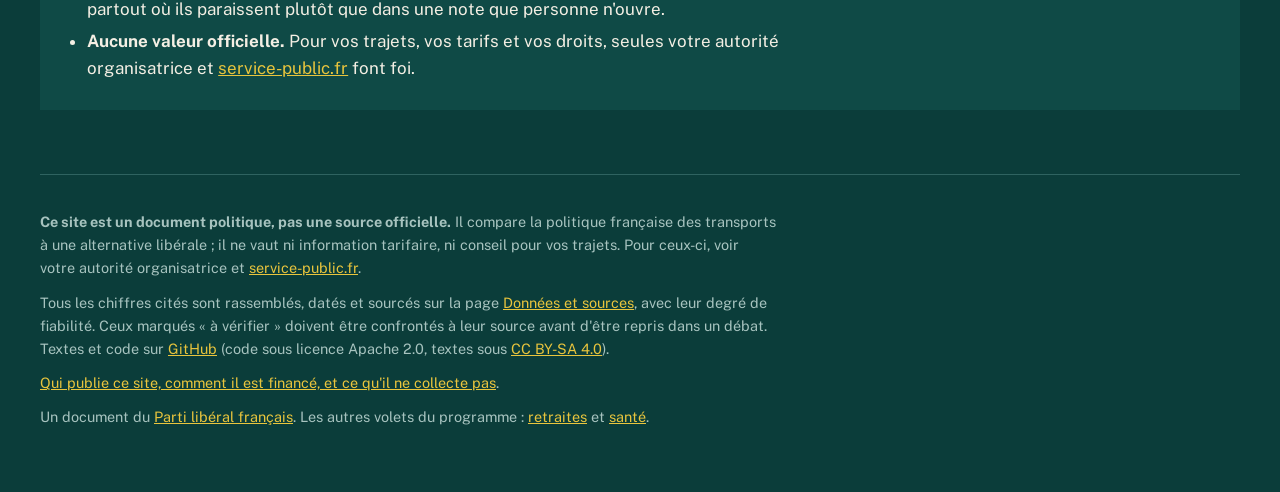
<file: donnees.html>
<!doctype html>
<html lang="fr">
<head>
<meta charset="utf-8">
<meta name="viewport" content="width=device-width, initial-scale=1">
<!-- La couleur du bandeau de tête : sur un téléphone, la barre du navigateur
     la reprend, et la page commence où elle commence. -->
<meta name="theme-color" content="#0b3d3a">
<title>Données et sources</title>
<meta name="description" content="Tous les chiffres cités sur ce site, avec leur source, leur millésime et leur degré de fiabilité — publié, ordre de grandeur, ou à vérifier.">
<link rel="icon" href="moteur/icone.svg" type="image/svg+xml">
<link rel="apple-touch-icon" href="moteur/icone.svg">
<link rel="stylesheet" href="moteur/style.css">
<!-- Écrit par scripts/construire_site.py depuis src/transports/. Ne pas
     modifier ici : la prochaine construction effacerait la correction. -->
</head>
<body>
<a class="evitement" href="#contenu">Aller au contenu</a>
<header class="bandeau"><div class="interieur">
  <p class="nom"><a href="index.html"><svg class="icone" viewBox="0 0 24 24" fill="none" stroke="currentColor" stroke-width="2" stroke-linecap="round" stroke-linejoin="round" aria-hidden="true" focusable="false"><path d="M8 3.1V7a4 4 0 0 0 8 0V3.1" /><path d="m9 15-1-1" /><path d="m15 15 1-1" /><path d="M9 19c-2.8 0-5-2.2-5-5v-4a8 8 0 0 1 16 0v4c0 2.8-2.2 5-5 5Z" /><path d="m8 19-2 3" /><path d="m16 19 2 3" /></svg><span>Transports : payer ce qu&#x27;on utilise</span></a></p>
  <nav aria-label="Navigation principale"><span class="groupe"><span class="etiquette">Le programme</span><span class="liens"><a href="index.html">Programme</a></span></span><span class="groupe"><span class="etiquette">Le constat</span><span class="liens"><a href="diagnostic.html">Le système actuel</a><a href="comparaisons.html">Ailleurs</a></span></span><span class="groupe"><span class="etiquette">L&#x27;alternative</span><span class="liens"><a href="reforme.html">La réforme</a><a href="simulateur.html">Ce que vous payez</a><a href="objections.html">Objections</a></span></span><span class="groupe"><span class="etiquette">La confiance</span><span class="liens"><a href="donnees.html" aria-current="page">Données et sources</a><a href="mentions.html">Qui publie ce site</a></span></span></nav>
</div></header>
<main id="contenu" tabindex="-1">

<div class="affiche"><p class="surtitre">Données et sources</p><h1>Chaque chiffre, <strong class="cle-texte">sa source et sa date</strong>.</h1><p class="chapeau">Un chiffre sans source est une opinion. Tous ceux que ce site emploie sont ici, avec leur millésime, leur origine et leur degré de fiabilité — y compris ceux que nous vous demandons de vérifier avant de les citer.</p></div>

<h2>Tous les chiffres</h2>
<div class="defilant"><table><caption>Tous les chiffres cités sur ce site</caption><thead><tr><th scope="col" class="nombre">Chiffre</th><th scope="col" class="texte">Ce qu'il mesure</th><th scope="col" class="date">Année</th><th scope="col" class="long texte">Source</th><th scope="col">Fiabilité</th></tr></thead><tbody><tr><th scope="row" class="nombre"><span id="concours_ferroviaire">≈ 17 Md€</span></th><td class="texte">de concours publics au système ferroviaire, par an</td><td class="date">2022</td><td class="long texte"><a href="https://www.ccomptes.fr/">Cour des comptes, rapport sur les concours publics au transport ferroviaire</a></td><td><span class="etiquette-fiabilite" title="De seconde main : à confronter à la source avant toute citation.">À vérifier</span></td></tr><tr><th scope="row" class="nombre"><span id="versement_mobilite">≈ 10 Md€</span></th><td class="texte">de versement mobilité payé par les employeurs, par an</td><td class="date">2023</td><td class="long texte">URSSAF / Union des transports publics, données annuelles</td><td><span class="etiquette-fiabilite" title="De seconde main : à confronter à la source avant toute citation.">À vérifier</span></td></tr><tr><th scope="row" class="nombre"><span id="ticpe">≈ 30,5 Md€</span></th><td class="texte">de taxe sur les carburants (TICPE) perçus en un an</td><td class="date">2025</td><td class="long texte"><a href="https://www.fipeco.fr/fiche/Les-taxes-sur-les-carburants">FIPECO, « Les taxes sur les carburants », d'après les comptes nationaux</a></td><td><span class="etiquette-fiabilite" title="Arrondi ou reconstitué : il dit une magnitude, pas une valeur exacte.">Ordre de grandeur</span></td></tr><tr><th scope="row" class="nombre"><span id="ticpe_gazole">0,5940 € par litre</span></th><td class="texte">de TICPE sur le gazole routier, tarif normal</td><td class="date">2026</td><td class="long texte"><a href="https://www.legifrance.gouv.fr/codes/id/LEGITEXT000044595989/">Code des impositions sur les biens et services, art. L312-35 ; tarif 2026 relevé via FIPECO</a></td><td><span class="etiquette-fiabilite" title="Recopié d&#x27;une publication officielle nommée.">Chiffre publié</span></td></tr><tr><th scope="row" class="nombre"><span id="ticpe_essence">0,6829 € par litre</span></th><td class="texte">de TICPE sur l'essence SP95-E5, tarif normal</td><td class="date">2026</td><td class="long texte">Code des impositions sur les biens et services, art. L312-35 ; tarif 2026 relevé via FIPECO</td><td><span class="etiquette-fiabilite" title="Recopié d&#x27;une publication officielle nommée.">Chiffre publié</span></td></tr><tr><th scope="row" class="nombre"><span id="part_taxes_carburant">≈ 55 %</span></th><td class="texte">du prix du litre à la pompe, en taxes</td><td class="date">2024</td><td class="long texte">Ministère de la transition écologique, prix hebdomadaires des carburants</td><td><span class="etiquette-fiabilite" title="Arrondi ou reconstitué : il dit une magnitude, pas une valeur exacte.">Ordre de grandeur</span></td></tr><tr><th scope="row" class="nombre"><span id="depense_publique_transports">≈ 30 Md€</span></th><td class="texte">de concours publics aux transports, tous réseaux confondus</td><td class="date">2023</td><td class="long texte">Reconstitution : concours au ferroviaire, versement mobilité et subventions des collectivités aux réseaux urbains</td><td><span class="etiquette-fiabilite" title="De seconde main : à confronter à la source avant toute citation.">À vérifier</span></td></tr><tr><th scope="row" class="nombre"><span id="afit">≈ 4 Md€</span></th><td class="texte">de budget annuel de l'agence de financement des infrastructures</td><td class="date">2024</td><td class="long texte">AFIT France, budget initial</td><td><span class="etiquette-fiabilite" title="De seconde main : à confronter à la source avant toute citation.">À vérifier</span></td></tr><tr><th scope="row" class="nombre"><span id="recettes_usagers_urbain">≈ 20 %</span></th><td class="texte">du coût des réseaux urbains de province payés par les billets</td><td class="date">2023</td><td class="long texte">Union des transports publics, observatoire de la mobilité</td><td><span class="etiquette-fiabilite" title="De seconde main : à confronter à la source avant toute citation.">À vérifier</span></td></tr><tr><th scope="row" class="nombre"><span id="recettes_usagers_ter">≈ 25 %</span></th><td class="texte">du coût d'un TER payé par le voyageur</td><td class="date">2023</td><td class="long texte">Autorité de régulation des transports, rapport annuel sur le marché ferroviaire</td><td><span class="etiquette-fiabilite" title="De seconde main : à confronter à la source avant toute citation.">À vérifier</span></td></tr><tr><th scope="row" class="nombre"><span id="idfm_budget">≈ 12 Md€</span></th><td class="texte">de budget annuel pour les transports d'Île-de-France</td><td class="date">2024</td><td class="long texte">Île-de-France Mobilités, budget primitif</td><td><span class="etiquette-fiabilite" title="De seconde main : à confronter à la source avant toute citation.">À vérifier</span></td></tr><tr><th scope="row" class="nombre"><span id="part_budget_menages">≈ 14 %</span></th><td class="texte">du budget des ménages consacré aux transports</td><td class="date">2022</td><td class="long texte">INSEE, comptes nationaux — consommation des ménages</td><td><span class="etiquette-fiabilite" title="Arrondi ou reconstitué : il dit une magnitude, pas une valeur exacte.">Ordre de grandeur</span></td></tr><tr><th scope="row" class="nombre"><span id="cout_km_voiture">≈ 0,45 € par km</span></th><td class="texte">de coût de revient complet d'une voiture particulière</td><td class="date">2023</td><td class="long texte">Barème kilométrique de l'administration fiscale, véhicule moyen</td><td><span class="etiquette-fiabilite" title="Arrondi ou reconstitué : il dit une magnitude, pas une valeur exacte.">Ordre de grandeur</span></td></tr><tr><th scope="row" class="nombre"><span id="peages_ca">≈ 11 Md€</span></th><td class="texte">de péages perçus par les concessionnaires d'autoroutes</td><td class="date">2023</td><td class="long texte">Autorité de régulation des transports, rapport sur l'économie des concessions autoroutières</td><td><span class="etiquette-fiabilite" title="De seconde main : à confronter à la source avant toute citation.">À vérifier</span></td></tr><tr><th scope="row" class="nombre"><span id="reseau_ferre">≈ 27 000 km</span></th><td class="texte">de lignes ferroviaires exploitées</td><td class="date">2023</td><td class="long texte">SNCF Réseau, chiffres clés du réseau</td><td><span class="etiquette-fiabilite" title="Arrondi ou reconstitué : il dit une magnitude, pas une valeur exacte.">Ordre de grandeur</span></td></tr><tr><th scope="row" class="nombre"><span id="petites_lignes">≈ 12 000 km</span></th><td class="texte">de lignes peu circulées (catégories UIC 7 à 9)</td><td class="date">2023</td><td class="long texte">SNCF Réseau / rapport Philizot sur les petites lignes</td><td><span class="etiquette-fiabilite" title="De seconde main : à confronter à la source avant toute citation.">À vérifier</span></td></tr><tr><th scope="row" class="nombre"><span id="age_voies">≈ 29 ans</span></th><td class="texte">d'âge moyen des voies du réseau ferré national</td><td class="date">2022</td><td class="long texte">SNCF Réseau, indicateurs de l'état du réseau</td><td><span class="etiquette-fiabilite" title="De seconde main : à confronter à la source avant toute citation.">À vérifier</span></td></tr><tr><th scope="row" class="nombre"><span id="ponts_degrades">≈ 25 000 ponts</span></th><td class="texte">en mauvais état structurel sur le réseau routier</td><td class="date">2019</td><td class="long texte">Sénat, mission d'information sur la sécurité des ponts</td><td><span class="etiquette-fiabilite" title="De seconde main : à confronter à la source avant toute citation.">À vérifier</span></td></tr><tr><th scope="row" class="nombre"><span id="parc_automobile">≈ 39 millions</span></th><td class="texte">de voitures particulières en circulation</td><td class="date">2023</td><td class="long texte">Service des données et études statistiques (SDES), parc automobile</td><td><span class="etiquette-fiabilite" title="Arrondi ou reconstitué : il dit une magnitude, pas une valeur exacte.">Ordre de grandeur</span></td></tr><tr><th scope="row" class="nombre"><span id="part_voiture_travail">≈ 74 %</span></th><td class="texte">des actifs qui vont travailler en voiture</td><td class="date">2021</td><td class="long texte">INSEE, recensement de la population — déplacements domicile-travail</td><td><span class="etiquette-fiabilite" title="Arrondi ou reconstitué : il dit une magnitude, pas une valeur exacte.">Ordre de grandeur</span></td></tr><tr><th scope="row" class="nombre"><span id="fret_ferroviaire">≈ 9 %</span></th><td class="texte">des marchandises transportées par le rail en France</td><td class="date">2024</td><td class="long texte"><a href="https://www.autorite-transports.fr/wp-content/uploads/2026/06/art-bilan-ferroviaire-france-europe-2024.pdf">Autorité de régulation des transports, bilan du marché ferroviaire France-Europe 2024</a></td><td><span class="etiquette-fiabilite" title="Recopié d&#x27;une publication officielle nommée.">Chiffre publié</span></td></tr><tr><th scope="row" class="nombre"><span id="fret_ue">≈ 16,9 %</span></th><td class="texte">la moyenne européenne du fret ferroviaire</td><td class="date">2024</td><td class="long texte"><a href="https://www.autorite-transports.fr/wp-content/uploads/2026/06/art-bilan-ferroviaire-france-europe-2024.pdf">Autorité de régulation des transports, bilan du marché ferroviaire France-Europe 2024, d'après Eurostat</a></td><td><span class="etiquette-fiabilite" title="Recopié d&#x27;une publication officielle nommée.">Chiffre publié</span></td></tr><tr><th scope="row" class="nombre"><span id="emissions_transports">≈ 30 %</span></th><td class="texte">des émissions françaises de gaz à effet de serre</td><td class="date">2022</td><td class="long texte">CITEPA, inventaire national Secten</td><td><span class="etiquette-fiabilite" title="Arrondi ou reconstitué : il dit une magnitude, pas une valeur exacte.">Ordre de grandeur</span></td></tr><tr><th scope="row" class="nombre"><span id="dette_reprise">35 Md€</span></th><td class="texte">de dette de SNCF Réseau reprise par l'État</td><td class="date">2020-2022</td><td class="long texte"><a href="https://www.legifrance.gouv.fr/">Loi de finances pour 2020, article 178</a></td><td><span class="etiquette-fiabilite" title="Recopié d&#x27;une publication officielle nommée.">Chiffre publié</span></td></tr><tr><th scope="row" class="nombre"><span id="grand_paris_express">≈ 36 Md€</span></th><td class="texte">de coût prévisionnel du Grand Paris Express</td><td class="date">2023</td><td class="long texte">Société des grands projets, estimation actualisée</td><td><span class="etiquette-fiabilite" title="De seconde main : à confronter à la source avant toute citation.">À vérifier</span></td></tr><tr><th scope="row" class="nombre"><span id="lyon_turin">≈ 26 Md€</span></th><td class="texte">de coût annoncé pour la liaison Lyon-Turin, accès compris</td><td class="date">2023</td><td class="long texte">Cour des comptes, rapport sur la liaison ferroviaire Lyon-Turin</td><td><span class="etiquette-fiabilite" title="De seconde main : à confronter à la source avant toute citation.">À vérifier</span></td></tr><tr><th scope="row" class="nombre"><span id="cout_congestion">≈ 17 Md€</span></th><td class="texte">de coût annuel estimé de la congestion routière</td><td class="date">2018</td><td class="long texte">Estimation de seconde main, reprise de travaux de conseil privés</td><td><span class="etiquette-fiabilite" title="De seconde main : à confronter à la source avant toute citation.">À vérifier</span></td></tr><tr><th scope="row" class="nombre"><span id="ponctualite_ter">≈ 91 %</span></th><td class="texte">des TER arrivés à l'heure</td><td class="date">2023</td><td class="long texte">Autorité de régulation des transports, qualité de service</td><td><span class="etiquette-fiabilite" title="De seconde main : à confronter à la source avant toute citation.">À vérifier</span></td></tr><tr><th scope="row" class="nombre"><span id="baisse_couts_allemagne">≈ 25 %</span></th><td class="texte">de baisse du coût au train-kilomètre après mise en concurrence</td><td class="date">2015</td><td class="long texte">Travaux académiques sur les appels d'offres régionaux allemands, cités de seconde main</td><td><span class="etiquette-fiabilite" title="De seconde main : à confronter à la source avant toute citation.">À vérifier</span></td></tr><tr><th scope="row" class="nombre"><span id="baisse_prix_italie">≈ 40 %</span></th><td class="texte">de baisse du prix moyen sur Rome-Milan après l'ouverture</td><td class="date">2018</td><td class="long texte">Autorité italienne des transports / travaux universitaires, cités de seconde main</td><td><span class="etiquette-fiabilite" title="De seconde main : à confronter à la source avant toute citation.">À vérifier</span></td></tr><tr><th scope="row" class="nombre"><span id="cars_longue_distance">≈ 8 millions</span></th><td class="texte">de passagers annuels des autocars longue distance</td><td class="date">2019</td><td class="long texte">Autorité de régulation des transports, marché du transport par autocar</td><td><span class="etiquette-fiabilite" title="De seconde main : à confronter à la source avant toute citation.">À vérifier</span></td></tr><tr><th scope="row" class="nombre"><span id="ter_ouverts">≈ 20 %</span></th><td class="texte">de l'offre ferroviaire conventionnée attribuée après appel d'offres</td><td class="date">2026</td><td class="long texte"><a href="https://www.autorite-transports.fr/communiques/ouverture-du-marche-ferroviaire-de-premiers-benefices-concrets-trois-defis-pour-les-perenniser/">Autorité de régulation des transports, étude annuelle sur l'ouverture à la concurrence des services ferroviaires, édition 2026</a></td><td><span class="etiquette-fiabilite" title="Recopié d&#x27;une publication officielle nommée.">Chiffre publié</span></td></tr><tr><th scope="row" class="nombre"><span id="baisse_couts_ter">20 à 30 %</span></th><td class="texte">de baisse des coûts de production sur les lots TER remis en concurrence</td><td class="date">2026</td><td class="long texte"><a href="https://www.senat.fr/rap/r25-633/r25-633_mono.html">Sénat, rapport d'information n° 633 (2025-2026), « L'impact de la concurrence dans le ferroviaire sur les finances publiques », Marie-Claire Carrère-Gée et Hervé Maurey</a></td><td><span class="etiquette-fiabilite" title="Recopié d&#x27;une publication officielle nommée.">Chiffre publié</span></td></tr><tr><th scope="row" class="nombre"><span id="cout_transition_ter">50 à 70 M€</span></th><td class="texte">par atelier de maintenance neuf qu'impose un lot TER mis en concurrence</td><td class="date">2026</td><td class="long texte"><a href="https://www.senat.fr/rap/r25-633/r25-633_mono.html">Sénat, rapport d'information n° 633 (2025-2026)</a></td><td><span class="etiquette-fiabilite" title="Recopié d&#x27;une publication officielle nommée.">Chiffre publié</span></td></tr><tr><th scope="row" class="nombre"><span id="frequentation_ouverture">≈ 14 %</span></th><td class="texte">de hausse de la fréquentation ferroviaire depuis 2019</td><td class="date">2026</td><td class="long texte"><a href="https://www.autorite-transports.fr/communiques/ouverture-du-marche-ferroviaire-de-premiers-benefices-concrets-trois-defis-pour-les-perenniser/">Autorité de régulation des transports, étude annuelle sur l'ouverture à la concurrence, édition 2026</a></td><td><span class="etiquette-fiabilite" title="Recopié d&#x27;une publication officielle nommée.">Chiffre publié</span></td></tr><tr><th scope="row" class="nombre"><span id="prix_paris_lyon">≈ 10 %</span></th><td class="texte">de baisse du prix moyen sur Paris-Lyon depuis l'ouverture</td><td class="date">2026</td><td class="long texte"><a href="https://www.autorite-transports.fr/communiques/ouverture-du-marche-ferroviaire-de-premiers-benefices-concrets-trois-defis-pour-les-perenniser/">Autorité de régulation des transports, étude annuelle sur l'ouverture à la concurrence, édition 2026</a></td><td><span class="etiquette-fiabilite" title="Recopié d&#x27;une publication officielle nommée.">Chiffre publié</span></td></tr><tr><th scope="row" class="nombre"><span id="accise_electricite">0,0306 € par kWh</span></th><td class="texte">d'accise sur l'électricité, tarif normal des ménages</td><td class="date">2026</td><td class="long texte"><a href="https://bofip.impots.gouv.fr/bofip/14903-PGP.html">Bulletin officiel des finances publiques, tarifs d'accise applicables en 2026</a></td><td><span class="etiquette-fiabilite" title="Recopié d&#x27;une publication officielle nommée.">Chiffre publié</span></td></tr><tr><th scope="row" class="nombre"><span id="ecotaxe_cout">≈ 1 Md€</span></th><td class="texte">dépensés pour une écotaxe poids lourds qui n'a jamais rien perçu</td><td class="date">2017</td><td class="long texte"><a href="https://www.ccomptes.fr/">Cour des comptes, rapport public annuel 2017</a></td><td><span class="etiquette-fiabilite" title="Arrondi ou reconstitué : il dit une magnitude, pas une valeur exacte.">Ordre de grandeur</span></td></tr><tr><th scope="row" class="nombre"><span id="astreinte_air">10 M€ par semestre</span></th><td class="texte">d'astreinte prononcée contre l'État pour la pollution de l'air</td><td class="date">2021-2023</td><td class="long texte"><a href="https://www.conseil-etat.fr/">Conseil d'État, contentieux Les Amis de la Terre (n° 428409)</a></td><td><span class="etiquette-fiabilite" title="De seconde main : à confronter à la source avant toute citation.">À vérifier</span></td></tr><tr><th scope="row" class="nombre"><span id="concessions_investissements">≈ 10 Md€</span></th><td class="texte">d'investissements restant dus par les concessionnaires avant la fin des contrats</td><td class="date">2024</td><td class="long texte"><a href="https://www.autorite-transports.fr/">Autorité de régulation des transports, rapport sur l'économie des concessions autoroutières, troisième édition</a></td><td><span class="etiquette-fiabilite" title="De seconde main : à confronter à la source avant toute citation.">À vérifier</span></td></tr></tbody></table></div>

<h2>Le détail, chiffre par chiffre</h2>
<details class="section" id="detail-concours_ferroviaire"><summary><svg class="icone" viewBox="0 0 24 24" fill="none" stroke="currentColor" stroke-width="2" stroke-linecap="round" stroke-linejoin="round" aria-hidden="true" focusable="false"><path d="m6 9 6 6 6-6" /></svg><span>≈ 17 Md€ — de concours publics au système ferroviaire, par an</span></summary><div class="dedans"><p>Le total additionne les subventions d'exploitation versées par les régions pour les TER, les concours de l'État à SNCF Réseau, la compensation du régime spécial de retraite et les investissements d'infrastructure. Le périmètre retenu change le total du simple au double : une comparaison qui ne le précise pas ne vaut rien.</p><p class="discret">Cour des comptes, rapport sur les concours publics au transport ferroviaire · 2022 · <span class="etiquette-fiabilite" title="De seconde main : à confronter à la source avant toute citation.">À vérifier</span></p></div></details><details class="section" id="detail-versement_mobilite"><summary><svg class="icone" viewBox="0 0 24 24" fill="none" stroke="currentColor" stroke-width="2" stroke-linecap="round" stroke-linejoin="round" aria-hidden="true" focusable="false"><path d="m6 9 6 6 6-6" /></svg><span>≈ 10 Md€ — de versement mobilité payé par les employeurs, par an</span></summary><div class="dedans"><p>Le versement mobilité est un prélèvement assis sur la masse salariale des employeurs de onze salariés et plus, dont le taux est fixé par l'autorité organisatrice — jusqu'à 2,95 % en Île-de-France. C'est la première ressource des transports urbains, et elle n'apparaît sur aucun ticket.</p><p class="discret">URSSAF / Union des transports publics, données annuelles · 2023 · <span class="etiquette-fiabilite" title="De seconde main : à confronter à la source avant toute citation.">À vérifier</span></p></div></details><details class="section" id="detail-ticpe"><summary><svg class="icone" viewBox="0 0 24 24" fill="none" stroke="currentColor" stroke-width="2" stroke-linecap="round" stroke-linejoin="round" aria-hidden="true" focusable="false"><path d="m6 9 6 6 6-6" /></svg><span>≈ 30,5 Md€ — de taxe sur les carburants (TICPE) perçus en un an</span></summary><div class="dedans"><p>Quatrième impôt de l'État par le rendement. Contrairement à ce qui se dit souvent — et à ce que ce site a lui-même écrit avant de le vérifier —, ce produit ne part pas tout entier au budget général : l'État en conserve environ 16,3 Md€, les collectivités en reçoivent environ 12,1 Md€ et l'agence de financement des infrastructures environ 1,2 Md€. Ce qui reste vrai, c'est qu'aucune de ces fractions n'est liée à une dépense d'infrastructure identifiée : une recette affectée à un budget n'est pas une recette affectée à une route.</p><p class="discret">FIPECO, « Les taxes sur les carburants », d'après les comptes nationaux · 2025 · <span class="etiquette-fiabilite" title="Arrondi ou reconstitué : il dit une magnitude, pas une valeur exacte.">Ordre de grandeur</span></p></div></details><details class="section" id="detail-ticpe_gazole"><summary><svg class="icone" viewBox="0 0 24 24" fill="none" stroke="currentColor" stroke-width="2" stroke-linecap="round" stroke-linejoin="round" aria-hidden="true" focusable="false"><path d="m6 9 6 6 6-6" /></svg><span>0,5940 € par litre — de TICPE sur le gazole routier, tarif normal</span></summary><div class="dedans"><p>Tarif de métropole hors régimes particuliers et hors majoration régionale, que les régions peuvent porter jusqu'à deux centimes et demi par litre. La TVA à 20 % s'applique ensuite sur un prix qui comprend déjà cette accise : l'impôt est donc taxé.</p><p class="discret">Code des impositions sur les biens et services, art. L312-35 ; tarif 2026 relevé via FIPECO · 2026 · <span class="etiquette-fiabilite" title="Recopié d&#x27;une publication officielle nommée.">Chiffre publié</span></p></div></details><details class="section" id="detail-ticpe_essence"><summary><svg class="icone" viewBox="0 0 24 24" fill="none" stroke="currentColor" stroke-width="2" stroke-linecap="round" stroke-linejoin="round" aria-hidden="true" focusable="false"><path d="m6 9 6 6 6-6" /></svg><span>0,6829 € par litre — de TICPE sur l&#x27;essence SP95-E5, tarif normal</span></summary><div class="dedans"><p>L'écart avec le gazole — près de neuf centimes par litre — est ce qui subsiste de l'avantage fiscal consenti au diesel.</p><p class="discret">Code des impositions sur les biens et services, art. L312-35 ; tarif 2026 relevé via FIPECO · 2026 · <span class="etiquette-fiabilite" title="Recopié d&#x27;une publication officielle nommée.">Chiffre publié</span></p></div></details><details class="section" id="detail-part_taxes_carburant"><summary><svg class="icone" viewBox="0 0 24 24" fill="none" stroke="currentColor" stroke-width="2" stroke-linecap="round" stroke-linejoin="round" aria-hidden="true" focusable="false"><path d="m6 9 6 6 6-6" /></svg><span>≈ 55 % — du prix du litre à la pompe, en taxes</span></summary><div class="dedans"><p>TICPE et TVA réunies, à un prix du baril moyen. La part varie mécaniquement avec le cours du pétrole : elle monte quand le brut baisse, et l'inverse.</p><p class="discret">Ministère de la transition écologique, prix hebdomadaires des carburants · 2024 · <span class="etiquette-fiabilite" title="Arrondi ou reconstitué : il dit une magnitude, pas une valeur exacte.">Ordre de grandeur</span></p></div></details><details class="section" id="detail-depense_publique_transports"><summary><svg class="icone" viewBox="0 0 24 24" fill="none" stroke="currentColor" stroke-width="2" stroke-linecap="round" stroke-linejoin="round" aria-hidden="true" focusable="false"><path d="m6 9 6 6 6-6" /></svg><span>≈ 30 Md€ — de concours publics aux transports, tous réseaux confondus</span></summary><div class="dedans"><p>Agrégat reconstitué pour donner un ordre de grandeur par habitant, et rien de plus. Il additionne des sources qui ne partagent ni le même périmètre ni le même millésime, et il ne comprend ni l'entretien routier des collectivités, ni les dépenses fiscales.</p><p class="discret">Reconstitution : concours au ferroviaire, versement mobilité et subventions des collectivités aux réseaux urbains · 2023 · <span class="etiquette-fiabilite" title="De seconde main : à confronter à la source avant toute citation.">À vérifier</span></p></div></details><details class="section" id="detail-afit"><summary><svg class="icone" viewBox="0 0 24 24" fill="none" stroke="currentColor" stroke-width="2" stroke-linecap="round" stroke-linejoin="round" aria-hidden="true" focusable="false"><path d="m6 9 6 6 6-6" /></svg><span>≈ 4 Md€ — de budget annuel de l&#x27;agence de financement des infrastructures</span></summary><div class="dedans"><p>L'AFIT France finance la part de l'État dans les infrastructures de transport. Elle est alimentée par une fraction de TICPE, la taxe d'aménagement du territoire due par les concessionnaires d'autoroutes, le produit des radars et la taxe sur les infrastructures de transport de longue distance.</p><p class="discret">AFIT France, budget initial · 2024 · <span class="etiquette-fiabilite" title="De seconde main : à confronter à la source avant toute citation.">À vérifier</span></p></div></details><details class="section" id="detail-recettes_usagers_urbain"><summary><svg class="icone" viewBox="0 0 24 24" fill="none" stroke="currentColor" stroke-width="2" stroke-linecap="round" stroke-linejoin="round" aria-hidden="true" focusable="false"><path d="m6 9 6 6 6-6" /></svg><span>≈ 20 % — du coût des réseaux urbains de province payés par les billets</span></summary><div class="dedans"><p>Le reste vient du versement mobilité et des budgets des collectivités. Le taux moyen a reculé depuis vingt ans, à mesure que l'offre et la gratuité progressaient plus vite que la fréquentation.</p><p class="discret">Union des transports publics, observatoire de la mobilité · 2023 · <span class="etiquette-fiabilite" title="De seconde main : à confronter à la source avant toute citation.">À vérifier</span></p></div></details><details class="section" id="detail-recettes_usagers_ter"><summary><svg class="icone" viewBox="0 0 24 24" fill="none" stroke="currentColor" stroke-width="2" stroke-linecap="round" stroke-linejoin="round" aria-hidden="true" focusable="false"><path d="m6 9 6 6 6-6" /></svg><span>≈ 25 % — du coût d&#x27;un TER payé par le voyageur</span></summary><div class="dedans"><p>Les trois quarts restants sont versés par la région au titre du contrat d'exploitation. Le taux varie fortement d'une région et d'une ligne à l'autre : sur les lignes les moins fréquentées, la recette commerciale couvre moins d'un dixième du coût.</p><p class="discret">Autorité de régulation des transports, rapport annuel sur le marché ferroviaire · 2023 · <span class="etiquette-fiabilite" title="De seconde main : à confronter à la source avant toute citation.">À vérifier</span></p></div></details><details class="section" id="detail-idfm_budget"><summary><svg class="icone" viewBox="0 0 24 24" fill="none" stroke="currentColor" stroke-width="2" stroke-linecap="round" stroke-linejoin="round" aria-hidden="true" focusable="false"><path d="m6 9 6 6 6-6" /></svg><span>≈ 12 Md€ — de budget annuel pour les transports d&#x27;Île-de-France</span></summary><div class="dedans"><p>Financé pour près de la moitié par le versement mobilité, pour environ un tiers par les voyageurs, le reste par les collectivités et des taxes affectées.</p><p class="discret">Île-de-France Mobilités, budget primitif · 2024 · <span class="etiquette-fiabilite" title="De seconde main : à confronter à la source avant toute citation.">À vérifier</span></p></div></details><details class="section" id="detail-part_budget_menages"><summary><svg class="icone" viewBox="0 0 24 24" fill="none" stroke="currentColor" stroke-width="2" stroke-linecap="round" stroke-linejoin="round" aria-hidden="true" focusable="false"><path d="m6 9 6 6 6-6" /></svg><span>≈ 14 % — du budget des ménages consacré aux transports</span></summary><div class="dedans"><p>Deuxième poste après le logement. L'essentiel en est l'automobile : achat, carburant, entretien, assurance.</p><p class="discret">INSEE, comptes nationaux — consommation des ménages · 2022 · <span class="etiquette-fiabilite" title="Arrondi ou reconstitué : il dit une magnitude, pas une valeur exacte.">Ordre de grandeur</span></p></div></details><details class="section" id="detail-cout_km_voiture"><summary><svg class="icone" viewBox="0 0 24 24" fill="none" stroke="currentColor" stroke-width="2" stroke-linecap="round" stroke-linejoin="round" aria-hidden="true" focusable="false"><path d="m6 9 6 6 6-6" /></svg><span>≈ 0,45 € par km — de coût de revient complet d&#x27;une voiture particulière</span></summary><div class="dedans"><p>Amortissement, carburant, entretien, assurance et réparations compris. Le barème fiscal en est une approximation conventionnelle, pas une mesure.</p><p class="discret">Barème kilométrique de l'administration fiscale, véhicule moyen · 2023 · <span class="etiquette-fiabilite" title="Arrondi ou reconstitué : il dit une magnitude, pas une valeur exacte.">Ordre de grandeur</span></p></div></details><details class="section" id="detail-peages_ca"><summary><svg class="icone" viewBox="0 0 24 24" fill="none" stroke="currentColor" stroke-width="2" stroke-linecap="round" stroke-linejoin="round" aria-hidden="true" focusable="false"><path d="m6 9 6 6 6-6" /></svg><span>≈ 11 Md€ — de péages perçus par les concessionnaires d&#x27;autoroutes</span></summary><div class="dedans"><p>Les concessions historiques arrivent à échéance entre 2031 et 2036. Ce qu'on en fera — nouvelle concession, régie, péage d'usage généralisé — est la décision de politique des transports la plus lourde de la décennie, et elle n'est pas prise.</p><p class="discret">Autorité de régulation des transports, rapport sur l'économie des concessions autoroutières · 2023 · <span class="etiquette-fiabilite" title="De seconde main : à confronter à la source avant toute citation.">À vérifier</span></p></div></details><details class="section" id="detail-reseau_ferre"><summary><svg class="icone" viewBox="0 0 24 24" fill="none" stroke="currentColor" stroke-width="2" stroke-linecap="round" stroke-linejoin="round" aria-hidden="true" focusable="false"><path d="m6 9 6 6 6-6" /></svg><span>≈ 27 000 km — de lignes ferroviaires exploitées</span></summary><div class="dedans"><p>Deuxième réseau d'Europe par la longueur, derrière l'Allemagne. Il en comptait près de 40 000 km au milieu du XXe siècle.</p><p class="discret">SNCF Réseau, chiffres clés du réseau · 2023 · <span class="etiquette-fiabilite" title="Arrondi ou reconstitué : il dit une magnitude, pas une valeur exacte.">Ordre de grandeur</span></p></div></details><details class="section" id="detail-petites_lignes"><summary><svg class="icone" viewBox="0 0 24 24" fill="none" stroke="currentColor" stroke-width="2" stroke-linecap="round" stroke-linejoin="round" aria-hidden="true" focusable="false"><path d="m6 9 6 6 6-6" /></svg><span>≈ 12 000 km — de lignes peu circulées (catégories UIC 7 à 9)</span></summary><div class="dedans"><p>Près de la moitié du réseau, pour une faible part du trafic. Leur remise en état relève de contrats entre l'État et les régions, signés ligne par ligne et rarement financés jusqu'au bout.</p><p class="discret">SNCF Réseau / rapport Philizot sur les petites lignes · 2023 · <span class="etiquette-fiabilite" title="De seconde main : à confronter à la source avant toute citation.">À vérifier</span></p></div></details><details class="section" id="detail-age_voies"><summary><svg class="icone" viewBox="0 0 24 24" fill="none" stroke="currentColor" stroke-width="2" stroke-linecap="round" stroke-linejoin="round" aria-hidden="true" focusable="false"><path d="m6 9 6 6 6-6" /></svg><span>≈ 29 ans — d&#x27;âge moyen des voies du réseau ferré national</span></summary><div class="dedans"><p>Contre une quinzaine d'années sur les réseaux allemand et suisse. Un réseau vieillit quand on y investit moins qu'il ne s'use ; les ralentissements imposés pour cause de voie dégradée en sont la mesure la plus directe.</p><p class="discret">SNCF Réseau, indicateurs de l'état du réseau · 2022 · <span class="etiquette-fiabilite" title="De seconde main : à confronter à la source avant toute citation.">À vérifier</span></p></div></details><details class="section" id="detail-ponts_degrades"><summary><svg class="icone" viewBox="0 0 24 24" fill="none" stroke="currentColor" stroke-width="2" stroke-linecap="round" stroke-linejoin="round" aria-hidden="true" focusable="false"><path d="m6 9 6 6 6-6" /></svg><span>≈ 25 000 ponts — en mauvais état structurel sur le réseau routier</span></summary><div class="dedans"><p>Sur un parc estimé entre 200 000 et 250 000 ouvrages, dont la plupart appartiennent aux communes et aux départements. Le rapport soulignait qu'aucune collectivité ne tient d'inventaire complet du sien.</p><p class="discret">Sénat, mission d'information sur la sécurité des ponts · 2019 · <span class="etiquette-fiabilite" title="De seconde main : à confronter à la source avant toute citation.">À vérifier</span></p></div></details><details class="section" id="detail-part_voiture_travail"><summary><svg class="icone" viewBox="0 0 24 24" fill="none" stroke="currentColor" stroke-width="2" stroke-linecap="round" stroke-linejoin="round" aria-hidden="true" focusable="false"><path d="m6 9 6 6 6-6" /></svg><span>≈ 74 % — des actifs qui vont travailler en voiture</span></summary><div class="dedans"><p>Un actif sur six emprunte les transports en commun, et l'écart est d'abord géographique : la voiture domine partout hors des grandes agglomérations.</p><p class="discret">INSEE, recensement de la population — déplacements domicile-travail · 2021 · <span class="etiquette-fiabilite" title="Arrondi ou reconstitué : il dit une magnitude, pas une valeur exacte.">Ordre de grandeur</span></p></div></details><details class="section" id="detail-fret_ferroviaire"><summary><svg class="icone" viewBox="0 0 24 24" fill="none" stroke="currentColor" stroke-width="2" stroke-linecap="round" stroke-linejoin="round" aria-hidden="true" focusable="false"><path d="m6 9 6 6 6-6" /></svg><span>≈ 9 % — des marchandises transportées par le rail en France</span></summary><div class="dedans"><p>Part du transport terrestre de marchandises mesurée en tonnes-kilomètres. Elle a été divisée par deux en vingt-cinq ans, alors qu'elle progressait en Allemagne et en Autriche sur la même période.</p><p class="discret">Autorité de régulation des transports, bilan du marché ferroviaire France-Europe 2024 · 2024 · <span class="etiquette-fiabilite" title="Recopié d&#x27;une publication officielle nommée.">Chiffre publié</span></p></div></details><details class="section" id="detail-fret_ue"><summary><svg class="icone" viewBox="0 0 24 24" fill="none" stroke="currentColor" stroke-width="2" stroke-linecap="round" stroke-linejoin="round" aria-hidden="true" focusable="false"><path d="m6 9 6 6 6-6" /></svg><span>≈ 16,9 % — la moyenne européenne du fret ferroviaire</span></summary><div class="dedans"><p>La moyenne européenne recule elle aussi — de trois dixièmes de point en un an. La France ne décroche pas d'un peloton qui avance : elle est deux fois plus bas dans un peloton qui ralentit.</p><p class="discret">Autorité de régulation des transports, bilan du marché ferroviaire France-Europe 2024, d'après Eurostat · 2024 · <span class="etiquette-fiabilite" title="Recopié d&#x27;une publication officielle nommée.">Chiffre publié</span></p></div></details><details class="section" id="detail-emissions_transports"><summary><svg class="icone" viewBox="0 0 24 24" fill="none" stroke="currentColor" stroke-width="2" stroke-linecap="round" stroke-linejoin="round" aria-hidden="true" focusable="false"><path d="m6 9 6 6 6-6" /></svg><span>≈ 30 % — des émissions françaises de gaz à effet de serre</span></summary><div class="dedans"><p>Premier secteur émetteur, et le seul dont les émissions n'avaient pas baissé entre 1990 et 2019. La voiture particulière en représente un peu plus de la moitié.</p><p class="discret">CITEPA, inventaire national Secten · 2022 · <span class="etiquette-fiabilite" title="Arrondi ou reconstitué : il dit une magnitude, pas une valeur exacte.">Ordre de grandeur</span></p></div></details><details class="section" id="detail-dette_reprise"><summary><svg class="icone" viewBox="0 0 24 24" fill="none" stroke="currentColor" stroke-width="2" stroke-linecap="round" stroke-linejoin="round" aria-hidden="true" focusable="false"><path d="m6 9 6 6 6-6" /></svg><span>35 Md€ — de dette de SNCF Réseau reprise par l&#x27;État</span></summary><div class="dedans"><p>Reprise en deux temps : 25 Md€ en 2020, puis 10 Md€ en 2022. La reprise a soldé une dette née du financement des lignes à grande vitesse par emprunt. Elle n'a rien changé à ce qui l'avait produite : un gestionnaire d'infrastructure dont les recettes ne couvrent pas les charges, et qui emprunte la différence.</p><p class="discret">Loi de finances pour 2020, article 178 · 2020-2022 · <span class="etiquette-fiabilite" title="Recopié d&#x27;une publication officielle nommée.">Chiffre publié</span></p></div></details><details class="section" id="detail-grand_paris_express"><summary><svg class="icone" viewBox="0 0 24 24" fill="none" stroke="currentColor" stroke-width="2" stroke-linecap="round" stroke-linejoin="round" aria-hidden="true" focusable="false"><path d="m6 9 6 6 6-6" /></svg><span>≈ 36 Md€ — de coût prévisionnel du Grand Paris Express</span></summary><div class="dedans"><p>L'estimation initiale, en 2010, était de l'ordre de 20 Md€. Les révisions successives n'ont jamais donné lieu à un nouveau vote : le projet est financé par une dette adossée à des taxes affectées, remboursable jusque dans les années 2070.</p><p class="discret">Société des grands projets, estimation actualisée · 2023 · <span class="etiquette-fiabilite" title="De seconde main : à confronter à la source avant toute citation.">À vérifier</span></p></div></details><details class="section" id="detail-lyon_turin"><summary><svg class="icone" viewBox="0 0 24 24" fill="none" stroke="currentColor" stroke-width="2" stroke-linecap="round" stroke-linejoin="round" aria-hidden="true" focusable="false"><path d="m6 9 6 6 6-6" /></svg><span>≈ 26 Md€ — de coût annoncé pour la liaison Lyon-Turin, accès compris</span></summary><div class="dedans"><p>Le tunnel de base transfrontalier en représente environ la moitié ; les voies d'accès françaises ne sont ni financées, ni décidées. La Cour relevait que les prévisions de trafic n'avaient jamais été réactualisées de façon contradictoire.</p><p class="discret">Cour des comptes, rapport sur la liaison ferroviaire Lyon-Turin · 2023 · <span class="etiquette-fiabilite" title="De seconde main : à confronter à la source avant toute citation.">À vérifier</span></p></div></details><details class="section" id="detail-cout_congestion"><summary><svg class="icone" viewBox="0 0 24 24" fill="none" stroke="currentColor" stroke-width="2" stroke-linecap="round" stroke-linejoin="round" aria-hidden="true" focusable="false"><path d="m6 9 6 6 6-6" /></svg><span>≈ 17 Md€ — de coût annuel estimé de la congestion routière</span></summary><div class="dedans"><p>Ce type d'estimation valorise du temps perdu à un prix conventionnel : elle dit un ordre de grandeur, pas une dépense. Nous la citons pour situer l'enjeu, et elle ne fonde aucune de nos propositions.</p><p class="discret">Estimation de seconde main, reprise de travaux de conseil privés · 2018 · <span class="etiquette-fiabilite" title="De seconde main : à confronter à la source avant toute citation.">À vérifier</span></p></div></details><details class="section" id="detail-ponctualite_ter"><summary><svg class="icone" viewBox="0 0 24 24" fill="none" stroke="currentColor" stroke-width="2" stroke-linecap="round" stroke-linejoin="round" aria-hidden="true" focusable="false"><path d="m6 9 6 6 6-6" /></svg><span>≈ 91 % — des TER arrivés à l&#x27;heure</span></summary><div class="dedans"><p>Un train est compté à l'heure s'il arrive avec moins de cinq minutes de retard, et les trains supprimés ne sont pas comptés du tout — ce qui fait de cet indicateur le moins sévère des indicateurs possibles.</p><p class="discret">Autorité de régulation des transports, qualité de service · 2023 · <span class="etiquette-fiabilite" title="De seconde main : à confronter à la source avant toute citation.">À vérifier</span></p></div></details><details class="section" id="detail-baisse_couts_allemagne"><summary><svg class="icone" viewBox="0 0 24 24" fill="none" stroke="currentColor" stroke-width="2" stroke-linecap="round" stroke-linejoin="round" aria-hidden="true" focusable="false"><path d="m6 9 6 6 6-6" /></svg><span>≈ 25 % — de baisse du coût au train-kilomètre après mise en concurrence</span></summary><div class="dedans"><p>Mesure constatée sur les lots régionaux effectivement remis en concurrence, à service comparable. Ce chiffre a longtemps porté l'argumentaire de ce site ; il ne le porte plus. Depuis 2026, les résultats français des premiers lots TER sont publiés, et ils valent mieux qu'une référence étrangère de seconde main : c'est eux qu'il faut citer, et l'Allemagne ne sert plus ici qu'à montrer que le résultat n'est pas un accident français.</p><p class="discret">Travaux académiques sur les appels d'offres régionaux allemands, cités de seconde main · 2015 · <span class="etiquette-fiabilite" title="De seconde main : à confronter à la source avant toute citation.">À vérifier</span></p></div></details><details class="section" id="detail-baisse_prix_italie"><summary><svg class="icone" viewBox="0 0 24 24" fill="none" stroke="currentColor" stroke-width="2" stroke-linecap="round" stroke-linejoin="round" aria-hidden="true" focusable="false"><path d="m6 9 6 6 6-6" /></svg><span>≈ 40 % — de baisse du prix moyen sur Rome-Milan après l&#x27;ouverture</span></summary><div class="dedans"><p>Mesurée entre 2012, date d'entrée du concurrent Italo, et la fin de la décennie, sur l'axe le plus fréquenté du pays. La fréquentation a plus que doublé sur la même période.</p><p class="discret">Autorité italienne des transports / travaux universitaires, cités de seconde main · 2018 · <span class="etiquette-fiabilite" title="De seconde main : à confronter à la source avant toute citation.">À vérifier</span></p></div></details><details class="section" id="detail-cars_longue_distance"><summary><svg class="icone" viewBox="0 0 24 24" fill="none" stroke="currentColor" stroke-width="2" stroke-linecap="round" stroke-linejoin="round" aria-hidden="true" focusable="false"><path d="m6 9 6 6 6-6" /></svg><span>≈ 8 millions — de passagers annuels des autocars longue distance</span></summary><div class="dedans"><p>Ce marché n'existait pas avant la libéralisation de 2015 : les liaisons de plus de cent kilomètres y étaient interdites aux autocars pour protéger le train. Le trafic a reculé pendant l'épidémie, puis est reparti.</p><p class="discret">Autorité de régulation des transports, marché du transport par autocar · 2019 · <span class="etiquette-fiabilite" title="De seconde main : à confronter à la source avant toute citation.">À vérifier</span></p></div></details><details class="section" id="detail-ter_ouverts"><summary><svg class="icone" viewBox="0 0 24 24" fill="none" stroke="currentColor" stroke-width="2" stroke-linecap="round" stroke-linejoin="round" aria-hidden="true" focusable="false"><path d="m6 9 6 6 6-6" /></svg><span>≈ 20 % — de l&#x27;offre ferroviaire conventionnée attribuée après appel d&#x27;offres</span></summary><div class="dedans"><p>Part de l'offre, et non nombre de contrats : onze lots seulement ont été attribués, sur une soixantaine que la France doit remettre en concurrence d'ici au 25 décembre 2033. L'ouverture avance donc, mais par les plus gros lots et avec sept ans de retard sur son propre calendrier.</p><p class="discret">Autorité de régulation des transports, étude annuelle sur l'ouverture à la concurrence des services ferroviaires, édition 2026 · 2026 · <span class="etiquette-fiabilite" title="Recopié d&#x27;une publication officielle nommée.">Chiffre publié</span></p></div></details><details class="section" id="detail-baisse_couts_ter"><summary><svg class="icone" viewBox="0 0 24 24" fill="none" stroke="currentColor" stroke-width="2" stroke-linecap="round" stroke-linejoin="round" aria-hidden="true" focusable="false"><path d="m6 9 6 6 6-6" /></svg><span>20 à 30 % — de baisse des coûts de production sur les lots TER remis en concurrence</span></summary><div class="dedans"><p>Fourchette relevée par les rapporteurs sur les premiers lots attribués : −21 % sur l'étoile d'Amiens, −25 % en Pays de la Loire, −17 % de subvention en Nouvelle-Aquitaine, et une offre augmentée de 75 % à 100 % à coût constant en région Sud. Le même rapport conclut pourtant à un « bilan incertain » pour les finances publiques : les gains d'exploitation sont réels, les coûts de transition le sont aussi.</p><p class="discret">Sénat, rapport d'information n° 633 (2025-2026), « L'impact de la concurrence dans le ferroviaire sur les finances publiques », Marie-Claire Carrère-Gée et Hervé Maurey · 2026 · <span class="etiquette-fiabilite" title="Recopié d&#x27;une publication officielle nommée.">Chiffre publié</span></p></div></details><details class="section" id="detail-cout_transition_ter"><summary><svg class="icone" viewBox="0 0 24 24" fill="none" stroke="currentColor" stroke-width="2" stroke-linecap="round" stroke-linejoin="round" aria-hidden="true" focusable="false"><path d="m6 9 6 6 6-6" /></svg><span>50 à 70 M€ — par atelier de maintenance neuf qu&#x27;impose un lot TER mis en concurrence</span></summary><div class="dedans"><p>La région Sud anticipe environ 200 M€ à ce titre, la Nouvelle-Aquitaine environ 193 M€. S'y ajoutent l'indemnisation des candidats malheureux — jusqu'à 600 000 € par candidat — et le renforcement des services TER des régions, de l'ordre de dix spécialistes supplémentaires, soit 25 % à 30 % d'effectifs en plus. C'est le chiffre que ce site citait comme « réel et mal documenté » : il est désormais documenté, et il figure ici pour cette raison.</p><p class="discret">Sénat, rapport d'information n° 633 (2025-2026) · 2026 · <span class="etiquette-fiabilite" title="Recopié d&#x27;une publication officielle nommée.">Chiffre publié</span></p></div></details><details class="section" id="detail-frequentation_ouverture"><summary><svg class="icone" viewBox="0 0 24 24" fill="none" stroke="currentColor" stroke-width="2" stroke-linecap="round" stroke-linejoin="round" aria-hidden="true" focusable="false"><path d="m6 9 6 6 6-6" /></svg><span>≈ 14 % — de hausse de la fréquentation ferroviaire depuis 2019</span></summary><div class="dedans"><p>Sur les lots conventionnés remis en concurrence, l'offre a augmenté de 30 % à 100 % à coûts identiques ou en baisse. L'ouverture n'a pas fait rouler moins de trains : elle en a fait rouler davantage pour le même argent.</p><p class="discret">Autorité de régulation des transports, étude annuelle sur l'ouverture à la concurrence, édition 2026 · 2026 · <span class="etiquette-fiabilite" title="Recopié d&#x27;une publication officielle nommée.">Chiffre publié</span></p></div></details><details class="section" id="detail-prix_paris_lyon"><summary><svg class="icone" viewBox="0 0 24 24" fill="none" stroke="currentColor" stroke-width="2" stroke-linecap="round" stroke-linejoin="round" aria-hidden="true" focusable="false"><path d="m6 9 6 6 6-6" /></svg><span>≈ 10 % — de baisse du prix moyen sur Paris-Lyon depuis l&#x27;ouverture</span></summary><div class="dedans"><p>Mesurée entre 2019 et 2024 sur l'axe où un second opérateur fait rouler ses propres trains, quand les prix progressaient d'environ 10 % sur l'ensemble du réseau. La fréquentation de l'axe a augmenté de 20 % sur la même période. C'est l'équivalent français de ce que l'Italie a connu sur Rome-Milan, et il n'est plus nécessaire d'aller le chercher à l'étranger.</p><p class="discret">Autorité de régulation des transports, étude annuelle sur l'ouverture à la concurrence, édition 2026 · 2026 · <span class="etiquette-fiabilite" title="Recopié d&#x27;une publication officielle nommée.">Chiffre publié</span></p></div></details><details class="section" id="detail-accise_electricite"><summary><svg class="icone" viewBox="0 0 24 24" fill="none" stroke="currentColor" stroke-width="2" stroke-linecap="round" stroke-linejoin="round" aria-hidden="true" focusable="false"><path d="m6 9 6 6 6-6" /></svg><span>0,0306 € par kWh — d&#x27;accise sur l&#x27;électricité, tarif normal des ménages</span></summary><div class="dedans"><p>Tarif applicable depuis le 1er août 2026, après 30,85 € par MWh de février à juillet. Un véhicule électrique acquitte cette accise sur ce qu'il consomme : rapporté au kilomètre, c'est environ six fois moins que ce qu'un véhicule thermique paie sur son carburant — pour une usure de la chaussée qui, elle, ne diffère pas. Ce site employait jusqu'en septembre 2026 le tarif du bouclier tarifaire, périmé depuis deux ans.</p><p class="discret">Bulletin officiel des finances publiques, tarifs d'accise applicables en 2026 · 2026 · <span class="etiquette-fiabilite" title="Recopié d&#x27;une publication officielle nommée.">Chiffre publié</span></p></div></details><details class="section" id="detail-ecotaxe_cout"><summary><svg class="icone" viewBox="0 0 24 24" fill="none" stroke="currentColor" stroke-width="2" stroke-linecap="round" stroke-linejoin="round" aria-hidden="true" focusable="false"><path d="m6 9 6 6 6-6" /></svg><span>≈ 1 Md€ — dépensés pour une écotaxe poids lourds qui n&#x27;a jamais rien perçu</span></summary><div class="dedans"><p>Environ 958 M€ d'indemnités versées au consortium Ecomouv', et de l'ordre de 70 M€ engagés par les administrations. La taxe a été suspendue en octobre 2013 après la fronde des « bonnets rouges », le contrat résilié en octobre 2014, et les 174 portiques installés n'ont jamais servi. La Cour y a vu un « échec de politique publique » et un « gâchis patrimonial, social et industriel ».</p><p class="discret">Cour des comptes, rapport public annuel 2017 · 2017 · <span class="etiquette-fiabilite" title="Arrondi ou reconstitué : il dit une magnitude, pas une valeur exacte.">Ordre de grandeur</span></p></div></details><details class="section" id="detail-astreinte_air"><summary><svg class="icone" viewBox="0 0 24 24" fill="none" stroke="currentColor" stroke-width="2" stroke-linecap="round" stroke-linejoin="round" aria-hidden="true" focusable="false"><path d="m6 9 6 6 6-6" /></svg><span>10 M€ par semestre — d&#x27;astreinte prononcée contre l&#x27;État pour la pollution de l&#x27;air</span></summary><div class="dedans"><p>Montant record, ramené ensuite à 5 M€ par semestre. Les valeurs limites de dioxyde d'azote, qui devaient être respectées depuis 2010, le sont toujours dépassées à Paris et à Lyon. C'est ce contentieux, et non une lubie administrative, qui a rendu les zones à faibles émissions obligatoires : toute proposition de les supprimer doit dire ce qui tient leur place.</p><p class="discret">Conseil d'État, contentieux Les Amis de la Terre (n° 428409) · 2021-2023 · <span class="etiquette-fiabilite" title="De seconde main : à confronter à la source avant toute citation.">À vérifier</span></p></div></details><details class="section" id="detail-concessions_investissements"><summary><svg class="icone" viewBox="0 0 24 24" fill="none" stroke="currentColor" stroke-width="2" stroke-linecap="round" stroke-linejoin="round" aria-hidden="true" focusable="false"><path d="m6 9 6 6 6-6" /></svg><span>≈ 10 Md€ — d&#x27;investissements restant dus par les concessionnaires avant la fin des contrats</span></summary><div class="dedans"><p>Les sept concessions historiques s'achèvent entre 2031 (Sanef) et 2036 (Area), en passant par Escota en 2032, la SAPN en 2033, Cofiroute en 2034 et APRR en 2035. Le régulateur alerte sur les obligations de fin de contrat, qui décident de l'état dans lequel le réseau reviendra à l'État.</p><p class="discret">Autorité de régulation des transports, rapport sur l'économie des concessions autoroutières, troisième édition · 2024 · <span class="etiquette-fiabilite" title="De seconde main : à confronter à la source avant toute citation.">À vérifier</span></p></div></details>

<h2 id="pays">Les comparaisons internationales</h2>
<p>Les six pays comparés portent chacun leur source, leur millésime et leur
réserve — celle-ci est écrite dans la fiche du pays, sur la page
<a href="comparaisons.html">Ailleurs</a>, et non reléguée ici.</p>
<div class="defilant"><table><caption>D&#x27;où viennent les comparaisons internationales</caption><thead><tr><th scope="col">Pays</th><th scope="col" class="long texte">Source des deux chiffres</th><th scope="col" class="date">Année</th><th scope="col">Fiabilité</th></tr></thead><tbody><tr><th scope="row">🇨🇭 Suisse</th><td class="long texte">Office fédéral des transports, rapports sur le fonds d'infrastructure ferroviaire (FIF) et la RPLP</td><td class="date">2023</td><td><span class="etiquette-fiabilite" title="De seconde main : à confronter à la source avant toute citation.">À vérifier</span></td></tr><tr><th scope="row">🇩🇪 Allemagne</th><td class="long texte">Monopolkommission, rapports sectoriels sur le rail ; travaux académiques sur les appels d'offres régionaux</td><td class="date">2023</td><td><span class="etiquette-fiabilite" title="De seconde main : à confronter à la source avant toute citation.">À vérifier</span></td></tr><tr><th scope="row">🇮🇹 Italie</th><td class="long texte">Autorità di regolazione dei trasporti ; travaux universitaires sur l'entrée d'Italo</td><td class="date">2023</td><td><span class="etiquette-fiabilite" title="De seconde main : à confronter à la source avant toute citation.">À vérifier</span></td></tr><tr><th scope="row">🇬🇧 Royaume-Uni</th><td class="long texte">Office of Rail and Road ; Williams-Shapps Plan for Rail (2021)</td><td class="date">2024</td><td><span class="etiquette-fiabilite" title="De seconde main : à confronter à la source avant toute citation.">À vérifier</span></td></tr><tr><th scope="row">🇫🇷 France</th><td class="long texte">Cour des comptes, rapport public annuel 2017</td><td class="date">2013-2017</td><td><span class="etiquette-fiabilite" title="Arrondi ou reconstitué : il dit une magnitude, pas une valeur exacte.">Ordre de grandeur</span></td></tr><tr><th scope="row">🇯🇵 Japon</th><td class="long texte">Ministère japonais des transports (MLIT) ; rapports annuels des sociétés JR</td><td class="date">2023</td><td><span class="etiquette-fiabilite" title="De seconde main : à confronter à la source avant toute citation.">À vérifier</span></td></tr></tbody></table></div>

<h2 id="simulateur">Les hypothèses du simulateur</h2>
<p>Le simulateur applique des tarifs publics à des kilomètres et à un
abonnement saisis, puis décompose le total. Ses paramètres sont écrits une
seule fois, dans <code>src/transports/donnees.py</code>, et déposés dans
<code>moteur/donnees.json</code> que la page lit au chargement.</p>
<div class="defilant"><table><caption>Les hypothèses du simulateur, toutes</caption><thead><tr><th scope="col">Hypothèse</th><th scope="col" class="nombre">Valeur</th><th scope="col" class="long texte">Ce qu'elle représente</th></tr></thead><tbody><tr><th scope="row"><code>ticpe_gazole_litre</code></th><td class="nombre">0,594 €</td><td class="long texte">Accise sur le gazole routier, tarif normal de métropole</td></tr><tr><th scope="row"><code>ticpe_essence_litre</code></th><td class="nombre">0,6829 €</td><td class="long texte">Accise sur l'essence SP95-E5, tarif normal de métropole</td></tr><tr><th scope="row"><code>tva</code></th><td class="nombre">20 %</td><td class="long texte">Taux normal de TVA, qui s'applique au prix du carburant accise comprise</td></tr><tr><th scope="row"><code>conso_gazole_100km</code></th><td class="nombre">5,8</td><td class="long texte">Consommation moyenne retenue pour une voiture au gazole <strong>(ordre de grandeur)</strong></td></tr><tr><th scope="row"><code>conso_essence_100km</code></th><td class="nombre">6,8</td><td class="long texte">Consommation moyenne retenue pour une voiture à essence <strong>(ordre de grandeur)</strong></td></tr><tr><th scope="row"><code>accise_electricite_kwh</code></th><td class="nombre">0,0306 €</td><td class="long texte">Accise sur l'électricité, par kilowattheure <strong>(ordre de grandeur)</strong></td></tr><tr><th scope="row"><code>conso_electrique_100kwh</code></th><td class="nombre">17</td><td class="long texte">Consommation moyenne retenue pour une voiture électrique, en kWh aux 100 km <strong>(ordre de grandeur)</strong></td></tr><tr><th scope="row"><code>population</code></th><td class="nombre">68 millions</td><td class="long texte">Population résidente, qui sert à ramener un total national à un habitant</td></tr><tr><th scope="row"><code>actifs_occupes</code></th><td class="nombre">28 millions</td><td class="long texte">Actifs occupés, qui servent à ramener le versement mobilité à un salarié <strong>(ordre de grandeur)</strong></td></tr><tr><th scope="row"><code>concours_publics_transports</code></th><td class="nombre">30 Md€</td><td class="long texte">Concours publics annuels aux transports, tous réseaux confondus <strong>(agrégat reconstitué, qui COMPREND le versement mobilité et les subventions d'exploitation : il ne s'additionne donc à aucun des deux)</strong></td></tr><tr><th scope="row"><code>versement_mobilite_total</code></th><td class="nombre">10 Md€</td><td class="long texte">Produit annuel du versement mobilité payé par les employeurs</td></tr><tr><th scope="row"><code>part_recettes_usagers_urbain</code></th><td class="nombre">20 %</td><td class="long texte">Part du coût d'un réseau urbain couverte par les billets</td></tr><tr><th scope="row"><code>part_recettes_usagers_ter</code></th><td class="nombre">25 %</td><td class="long texte">Part du coût d'un TER couverte par le voyageur</td></tr><tr><th scope="row"><code>redevance_usage_km</code></th><td class="nombre">0,04 €</td><td class="long texte">Redevance kilométrique de remplacement, par kilomètre parcouru <strong>(hypothèse de travail)</strong></td></tr></tbody></table></div>
<h3>Les réserves qui comptent</h3>
<ul class="serree"><li><strong>concours_publics_transports</strong> — Le total des concours publics aux transports est un AGRÉGAT RECONSTITUÉ : il additionne des sources qui n'ont ni le même périmètre ni le même millésime, et il ne comprend ni l'entretien routier des collectivités ni les dépenses fiscales. Il sert à donner un ordre de grandeur par habitant, et rien de plus. Surtout : il COMPREND le versement mobilité et les subventions d'exploitation qui paient vos propres trajets. L'ajouter à ces deux montants compterait le même euro deux ou trois fois — ce que ce simulateur a fait jusqu'en septembre 2026, et ne fait plus. Il est désormais affiché comme repère, à côté du calcul, et jamais dedans.</li><li><strong>redevance_usage_km</strong> — La redevance kilométrique de remplacement est une HYPOTHÈSE DE TRAVAIL, calibrée sur ce qu'un véhicule THERMIQUE MOYEN acquitte aujourd'hui au kilomètre. Elle a donc une conséquence qu'il faut dire plutôt que la laisser découvrir : appliquée telle quelle, elle multiplierait par plus de six ce qu'un véhicule électrique paie aujourd'hui, qui est presque rien. C'est la logique même d'un prix d'usage — la route s'use sous un véhicule électrique comme sous un autre —, mais c'est aussi une hausse brutale pour des acheteurs qui ont choisi leur véhicule sous un autre régime fiscal. Le programme propose pour cette raison une entrée progressive, et le simulateur affiche l'écart sans l'adoucir. Son niveau réel dépendrait du périmètre retenu, de la modulation par zone et par heure, et d'un débat qui n'a pas eu lieu.</li><li><strong>part_recettes_usagers_urbain</strong> — Le taux de couverture par les billets varie du simple au double d'un réseau à l'autre, et la moyenne employée ici écrase cette différence. Un réseau gratuit a un taux nul ; le vôtre peut être très loin de la moyenne.</li><li><strong>conso_gazole_100km</strong> — Les consommations retenues sont des moyennes de parc. La vôtre dépend de votre véhicule, de votre trajet et de votre conduite : le simulateur ne la connaît pas, et ne cherche pas à la deviner.</li></ul>
<div class="note avertissement"><svg class="icone" viewBox="0 0 24 24" fill="none" stroke="currentColor" stroke-width="2" stroke-linecap="round" stroke-linejoin="round" role="img"><title>Attention</title><path d="m21.73 18-8-14a2 2 0 0 0-3.48 0l-8 14A2 2 0 0 0 4 21h16a2 2 0 0 0 1.73-3" /><path d="M12 9v4" /><path d="M12 17h.01" /></svg><div><p>Les hypothèses marquées « ordre de grandeur », « agrégat reconstitué » ou « hypothèse de travail » ne sont pas des mesures. Un débat public sérieux exige qu'on les distingue des chiffres publiés, et ce site refuse de les présenter autrement.</p></div></div>

<section class="cle" id="methode" tabindex="-1"><h3>Comment ce site est fait</h3><p class="reponse">Sept pages HTML statiques, engendrées par un script Python depuis un seul jeu de textes et de chiffres. Aucun serveur, aucune ressource tierce, aucun traceur.</p>
<ul class="serree">
  <li><strong>Les chiffres n'existent qu'une fois</strong>, dans
  <code>src/transports/donnees.py</code>. Les pages les appellent par leur
  clé : un chiffre ne peut donc pas dire une chose ici et une autre là, et
  cette page-ci est engendrée par la même table.</li>
  <li><strong>Le site ne charge rien d'un tiers.</strong> Les polices, les
  pictogrammes et la feuille de style sont servis par le dépôt. Aucune requête
  vers un serveur extérieur n'emporte votre adresse IP.</li>
  <li><strong>Le simulateur calcule dans votre navigateur.</strong> Aucune
  saisie n'est transmise, enregistrée ni mesurée.</li>
  <li><strong>L'apparence est celle du site
  <a href="https://github.com/g-pliberal/retraitecomptenotionelle">retraitecomptenotionelle</a></strong>, dont la
  feuille de style est reprise presque à l'identique, comme l'a fait avant
  nous le volet <a href="https://github.com/g-pliberal/sante">santé</a> : les volets d'un même
  programme doivent se reconnaître.</li>
  <li><strong>Tout est ouvert</strong> : <a href="https://github.com/g-pliberal/Transports">le dépôt</a>
  contient les textes, les chiffres, le script de construction et cette
  page.</li>
</ul></section>
<section class="cle" id="limites" tabindex="-1"><h3>Ce que ce site ne fait pas</h3><p class="reponse">Il ne modélise rien, ne chiffre pas la réforme à l'échelle du pays, et ne remplace aucune source officielle.</p>
<ul class="serree">
  <li><strong>Aucun modèle des coûts de transport.</strong> Les chiffres cités
  sont recopiés de publications ; le seul calcul du site est celui du
  simulateur, et il applique des tarifs publics à une saisie.</li>
  <li><strong>Aucun chiffrage global de la réforme.</strong> Voir
  <a href="reforme.html#financement">ce que nous pouvons affirmer et ce que
  nous ne pouvons pas</a>.</li>
  <li><strong>Beaucoup de chiffres à vérifier.</strong> Ceux marqués
  <span class="etiquette-fiabilite" title="De seconde main : à confronter à la source avant toute citation.">À vérifier</span> sont de seconde main. Le transport est
  un domaine où les périmètres comptables varient d'une publication à
  l'autre : ils doivent être confrontés à leur source avant toute reprise
  publique, et le site le dit partout où ils paraissent plutôt que dans une
  note que personne n'ouvre.</li>
  <li><strong>Aucune valeur officielle.</strong> Pour vos trajets, vos tarifs
  et vos droits, seules votre autorité organisatrice et
  <a href="https://www.service-public.fr/">service-public.fr</a> font foi.</li>
</ul></section>

</main>
<footer>
  <p><strong>Ce site est un document politique, pas une source officielle.</strong>
  Il compare la politique française des transports à une alternative libérale ;
  il ne vaut ni information tarifaire, ni conseil pour vos trajets. Pour ceux-ci,
  voir votre autorité organisatrice et
  <a href="https://www.service-public.fr/">service-public.fr</a>.</p>
  <p>Tous les chiffres cités sont rassemblés, datés et sourcés sur la page
  <a href="donnees.html">Données et sources</a>, avec leur degré de fiabilité.
  Ceux marqués « à vérifier » doivent être confrontés à leur source avant
  d'être repris dans un débat. Textes et code sur
  <a href="https://github.com/g-pliberal/Transports">GitHub</a> (code sous licence Apache 2.0, textes sous
  <a href="https://creativecommons.org/licenses/by-sa/4.0/deed.fr">CC BY-SA 4.0</a>).</p>
  <p><a href="mentions.html">Qui publie ce site, comment il est financé, et
  ce qu'il ne collecte pas</a>.</p>
  <p class="retour-site">Un document du
  <a href="https://partiliberalfrancais.fr/" target="_top">Parti libéral français</a>. Les autres
  volets du programme : <a href="https://github.com/g-pliberal/retraitecomptenotionelle">retraites</a> et
  <a href="https://github.com/g-pliberal/sante">santé</a>.</p>
</footer>
<script type="module" src="moteur/js/site.js"></script>
</body>
</html>
</file>
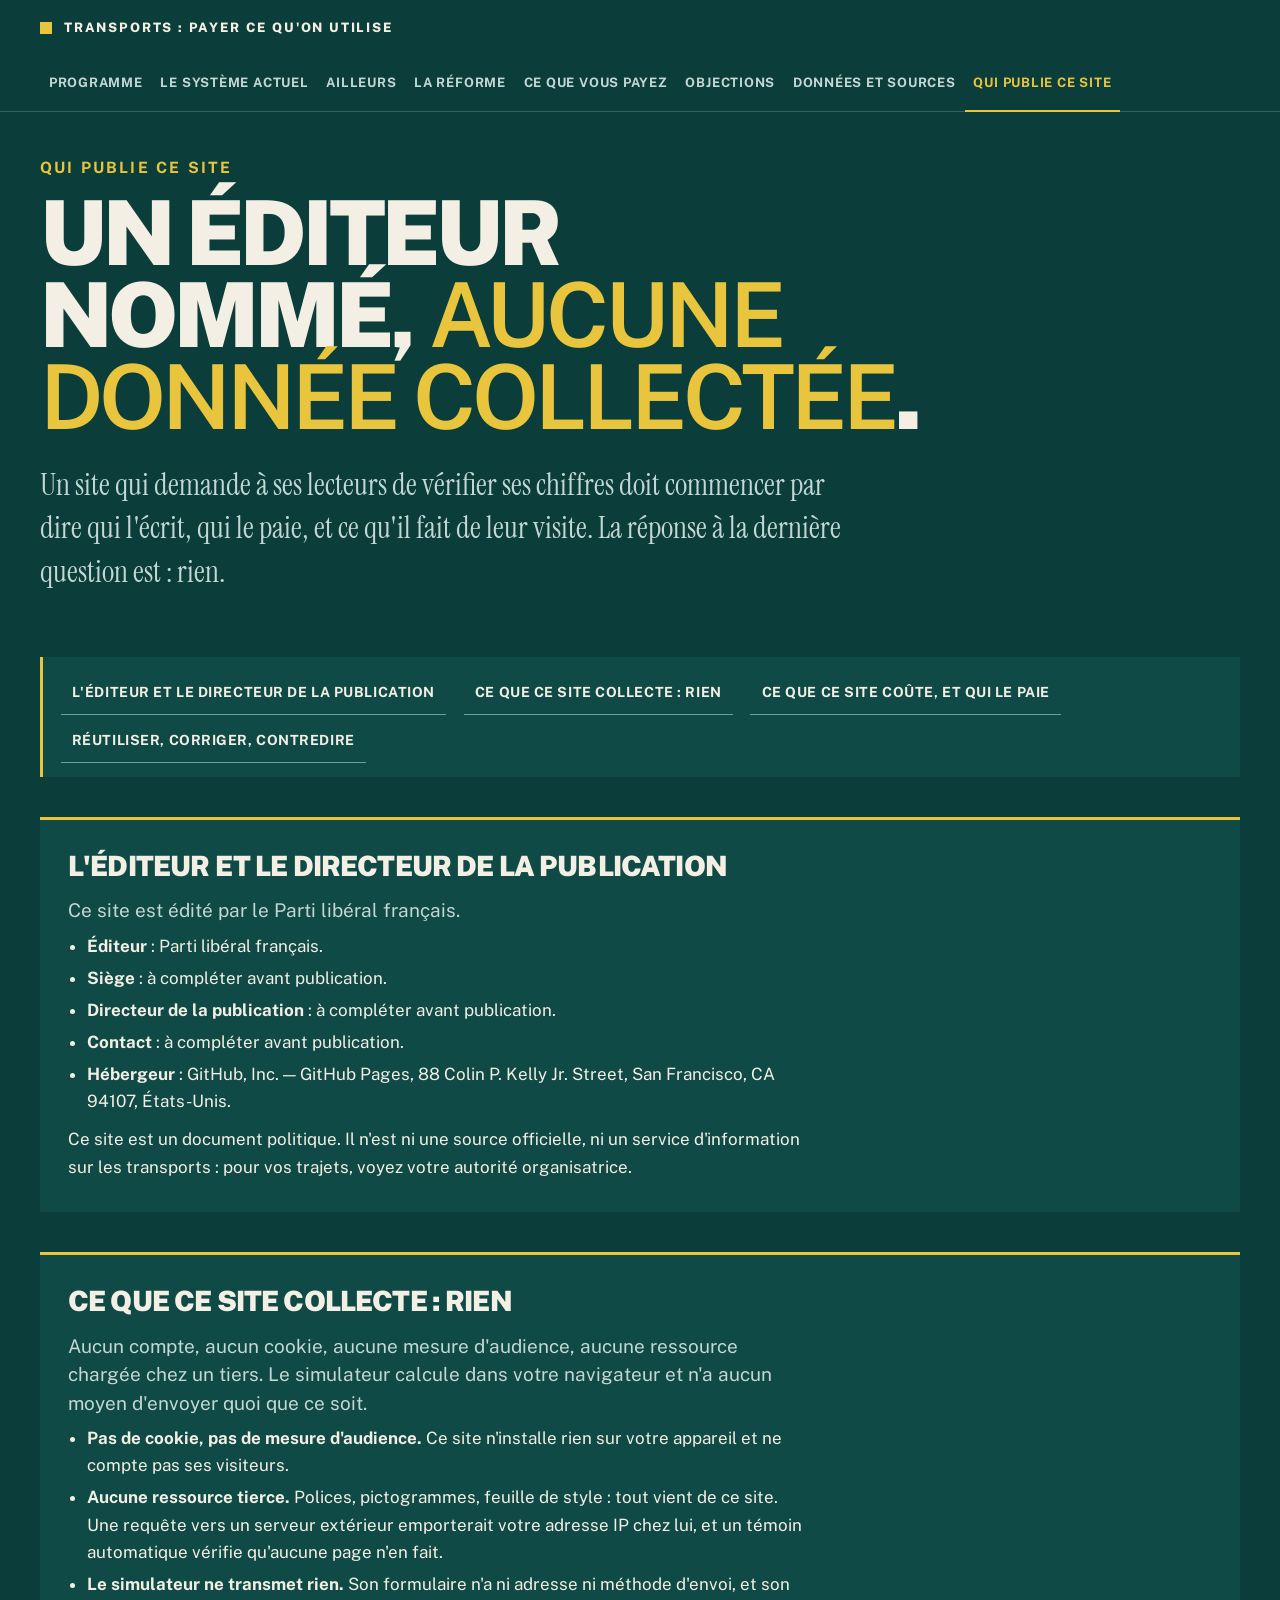
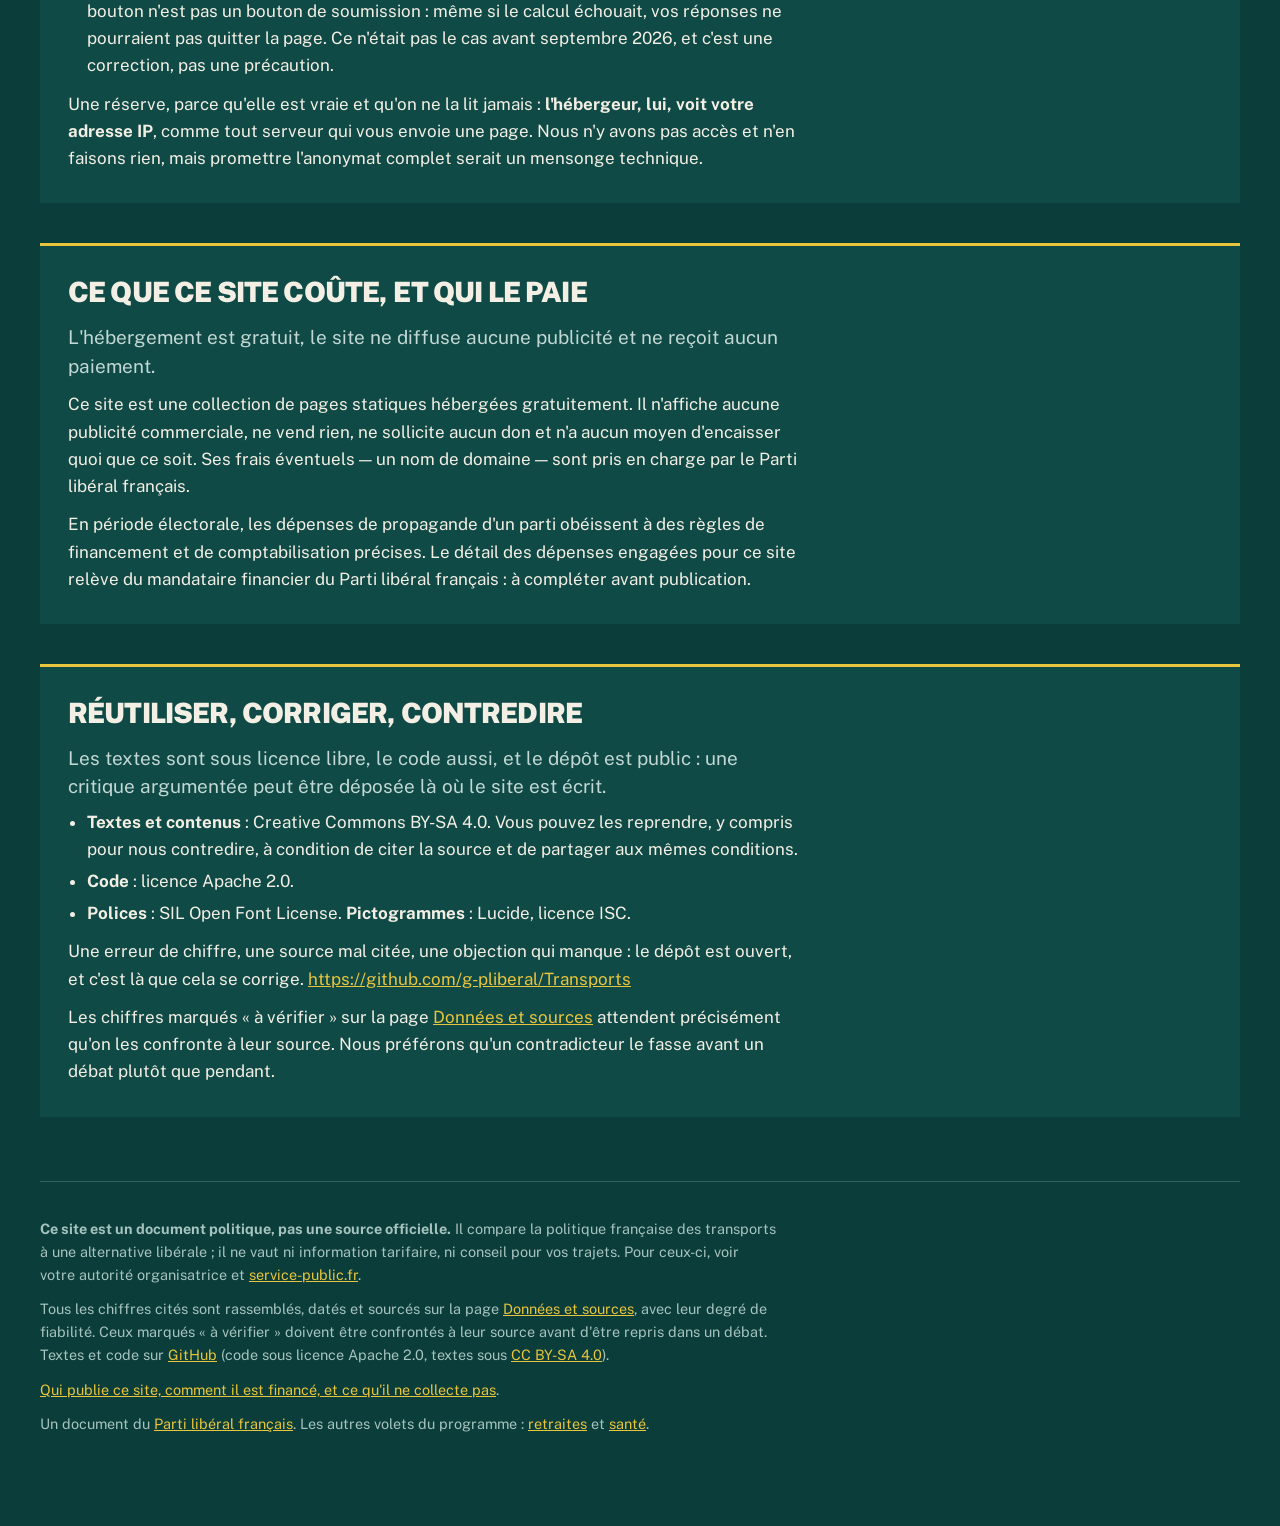
<file: mentions.html>
<!doctype html>
<html lang="fr">
<head>
<meta charset="utf-8">
<meta name="viewport" content="width=device-width, initial-scale=1">
<!-- La couleur du bandeau de tête : sur un téléphone, la barre du navigateur
     la reprend, et la page commence où elle commence. -->
<meta name="theme-color" content="#0b3d3a">
<title>Qui publie ce site, et ce qu&#x27;il ne collecte pas</title>
<meta name="description" content="Éditeur, directeur de la publication, hébergeur, financement, licences — et ce que ce site fait de votre visite : rien. Aucun cookie, aucune mesure d&#x27;audience, aucune ressource tierce, et un simulateur qui n&#x27;a aucun moyen de transmettre vos réponses.">
<link rel="icon" href="moteur/icone.svg" type="image/svg+xml">
<link rel="apple-touch-icon" href="moteur/icone.svg">
<link rel="stylesheet" href="moteur/style.css">
<!-- Écrit par scripts/construire_site.py depuis src/transports/. Ne pas
     modifier ici : la prochaine construction effacerait la correction. -->
</head>
<body>
<a class="evitement" href="#contenu">Aller au contenu</a>
<header class="bandeau"><div class="interieur">
  <p class="nom"><a href="index.html"><svg class="icone" viewBox="0 0 24 24" fill="none" stroke="currentColor" stroke-width="2" stroke-linecap="round" stroke-linejoin="round" aria-hidden="true" focusable="false"><path d="M8 3.1V7a4 4 0 0 0 8 0V3.1" /><path d="m9 15-1-1" /><path d="m15 15 1-1" /><path d="M9 19c-2.8 0-5-2.2-5-5v-4a8 8 0 0 1 16 0v4c0 2.8-2.2 5-5 5Z" /><path d="m8 19-2 3" /><path d="m16 19 2 3" /></svg><span>Transports : payer ce qu&#x27;on utilise</span></a></p>
  <nav aria-label="Navigation principale"><span class="groupe"><span class="etiquette">Le programme</span><span class="liens"><a href="index.html">Programme</a></span></span><span class="groupe"><span class="etiquette">Le constat</span><span class="liens"><a href="diagnostic.html">Le système actuel</a><a href="comparaisons.html">Ailleurs</a></span></span><span class="groupe"><span class="etiquette">L&#x27;alternative</span><span class="liens"><a href="reforme.html">La réforme</a><a href="simulateur.html">Ce que vous payez</a><a href="objections.html">Objections</a></span></span><span class="groupe"><span class="etiquette">La confiance</span><span class="liens"><a href="donnees.html">Données et sources</a><a href="mentions.html" aria-current="page">Qui publie ce site</a></span></span></nav>
</div></header>
<main id="contenu" tabindex="-1">

<div class="affiche"><p class="surtitre">Qui publie ce site</p><h1>Un éditeur nommé, <strong class="cle-texte">aucune donnée collectée</strong>.</h1><p class="chapeau">Un site qui demande à ses lecteurs de vérifier ses chiffres doit commencer par dire qui l'écrit, qui le paie, et ce qu'il fait de leur visite. La réponse à la dernière question est : rien.</p></div>

<nav class="plan" aria-label="Dans cette page"><p class="etiquette">Dans cette page</p><ol><li><a href="#editeur" data-vers="editeur">L&#x27;éditeur et le directeur de la publication</a></li><li><a href="#donnees-personnelles" data-vers="donnees-personnelles">Ce que ce site collecte : rien</a></li><li><a href="#financement" data-vers="financement">Ce que ce site coûte, et qui le paie</a></li><li><a href="#reutilisation" data-vers="reutilisation">Réutiliser, corriger, contredire</a></li></ol></nav>

<section class="cle" id="editeur" tabindex="-1"><h3>L&#x27;éditeur et le directeur de la publication</h3><p class="reponse">Ce site est édité par le Parti libéral français.</p>
<ul class="serree">
  <li><strong>Éditeur</strong> : Parti libéral français.</li>
  <li><strong>Siège</strong> : à compléter avant publication.</li>
  <li><strong>Directeur de la publication</strong> :
  à compléter avant publication.</li>
  <li><strong>Contact</strong> : à compléter avant publication.</li>
  <li><strong>Hébergeur</strong> : GitHub, Inc. — GitHub Pages, 88 Colin P. Kelly Jr. Street, San Francisco, CA 94107, États-Unis.</li>
</ul>
<p>Ce site est un document politique. Il n'est ni une source officielle, ni un
service d'information sur les transports : pour vos trajets, voyez votre
autorité organisatrice.</p></section>
<section class="cle" id="donnees-personnelles" tabindex="-1"><h3>Ce que ce site collecte : rien</h3><p class="reponse">Aucun compte, aucun cookie, aucune mesure d'audience, aucune ressource chargée chez un tiers. Le simulateur calcule dans votre navigateur et n'a aucun moyen d'envoyer quoi que ce soit.</p>
<ul class="serree">
  <li><strong>Pas de cookie, pas de mesure d'audience.</strong> Ce site
  n'installe rien sur votre appareil et ne compte pas ses visiteurs.</li>
  <li><strong>Aucune ressource tierce.</strong> Polices, pictogrammes, feuille
  de style : tout vient de ce site. Une requête vers un serveur extérieur
  emporterait votre adresse IP chez lui, et un témoin automatique vérifie
  qu'aucune page n'en fait.</li>
  <li><strong>Le simulateur ne transmet rien.</strong> Son formulaire n'a ni
  adresse ni méthode d'envoi, et son bouton n'est pas un bouton de
  soumission : même si le calcul échouait, vos réponses ne pourraient pas
  quitter la page. Ce n'était pas le cas avant septembre 2026, et c'est une
  correction, pas une précaution.</li>
</ul>
<p>Une réserve, parce qu'elle est vraie et qu'on ne la lit jamais :
<strong>l'hébergeur, lui, voit votre adresse IP</strong>, comme tout serveur
qui vous envoie une page. Nous n'y avons pas accès et n'en faisons rien, mais
promettre l'anonymat complet serait un mensonge technique.</p></section>
<section class="cle" id="financement" tabindex="-1"><h3>Ce que ce site coûte, et qui le paie</h3><p class="reponse">L'hébergement est gratuit, le site ne diffuse aucune publicité et ne reçoit aucun paiement.</p>
<p>Ce site est une collection de pages statiques hébergées gratuitement. Il
n'affiche aucune publicité commerciale, ne vend rien, ne sollicite aucun don
et n'a aucun moyen d'encaisser quoi que ce soit. Ses frais éventuels — un nom
de domaine — sont pris en charge par le Parti libéral français.</p>
<p>En période électorale, les dépenses de propagande d'un parti obéissent à
des règles de financement et de comptabilisation précises. Le détail des
dépenses engagées pour ce site relève du mandataire financier du
Parti libéral français : à compléter avant publication.</p></section>
<section class="cle" id="reutilisation" tabindex="-1"><h3>Réutiliser, corriger, contredire</h3><p class="reponse">Les textes sont sous licence libre, le code aussi, et le dépôt est public : une critique argumentée peut être déposée là où le site est écrit.</p>
<ul class="serree">
  <li><strong>Textes et contenus</strong> : Creative Commons BY-SA 4.0. Vous
  pouvez les reprendre, y compris pour nous contredire, à condition de citer
  la source et de partager aux mêmes conditions.</li>
  <li><strong>Code</strong> : licence Apache 2.0.</li>
  <li><strong>Polices</strong> : SIL Open Font License.
  <strong>Pictogrammes</strong> : Lucide, licence ISC.</li>
</ul>
<p>Une erreur de chiffre, une source mal citée, une objection qui manque : le
dépôt est ouvert, et c'est là que cela se corrige.
<a href="https://github.com/g-pliberal/Transports">https://github.com/g-pliberal/Transports</a></p>
<p>Les chiffres marqués « à vérifier » sur la page
<a href="donnees.html">Données et sources</a> attendent précisément qu'on les
confronte à leur source. Nous préférons qu'un contradicteur le fasse avant un
débat plutôt que pendant.</p></section>

</main>
<footer>
  <p><strong>Ce site est un document politique, pas une source officielle.</strong>
  Il compare la politique française des transports à une alternative libérale ;
  il ne vaut ni information tarifaire, ni conseil pour vos trajets. Pour ceux-ci,
  voir votre autorité organisatrice et
  <a href="https://www.service-public.fr/">service-public.fr</a>.</p>
  <p>Tous les chiffres cités sont rassemblés, datés et sourcés sur la page
  <a href="donnees.html">Données et sources</a>, avec leur degré de fiabilité.
  Ceux marqués « à vérifier » doivent être confrontés à leur source avant
  d'être repris dans un débat. Textes et code sur
  <a href="https://github.com/g-pliberal/Transports">GitHub</a> (code sous licence Apache 2.0, textes sous
  <a href="https://creativecommons.org/licenses/by-sa/4.0/deed.fr">CC BY-SA 4.0</a>).</p>
  <p><a href="mentions.html">Qui publie ce site, comment il est financé, et
  ce qu'il ne collecte pas</a>.</p>
  <p class="retour-site">Un document du
  <a href="https://partiliberalfrancais.fr/" target="_top">Parti libéral français</a>. Les autres
  volets du programme : <a href="https://github.com/g-pliberal/retraitecomptenotionelle">retraites</a> et
  <a href="https://github.com/g-pliberal/sante">santé</a>.</p>
</footer>
<script type="module" src="moteur/js/site.js"></script>
</body>
</html>
</file>
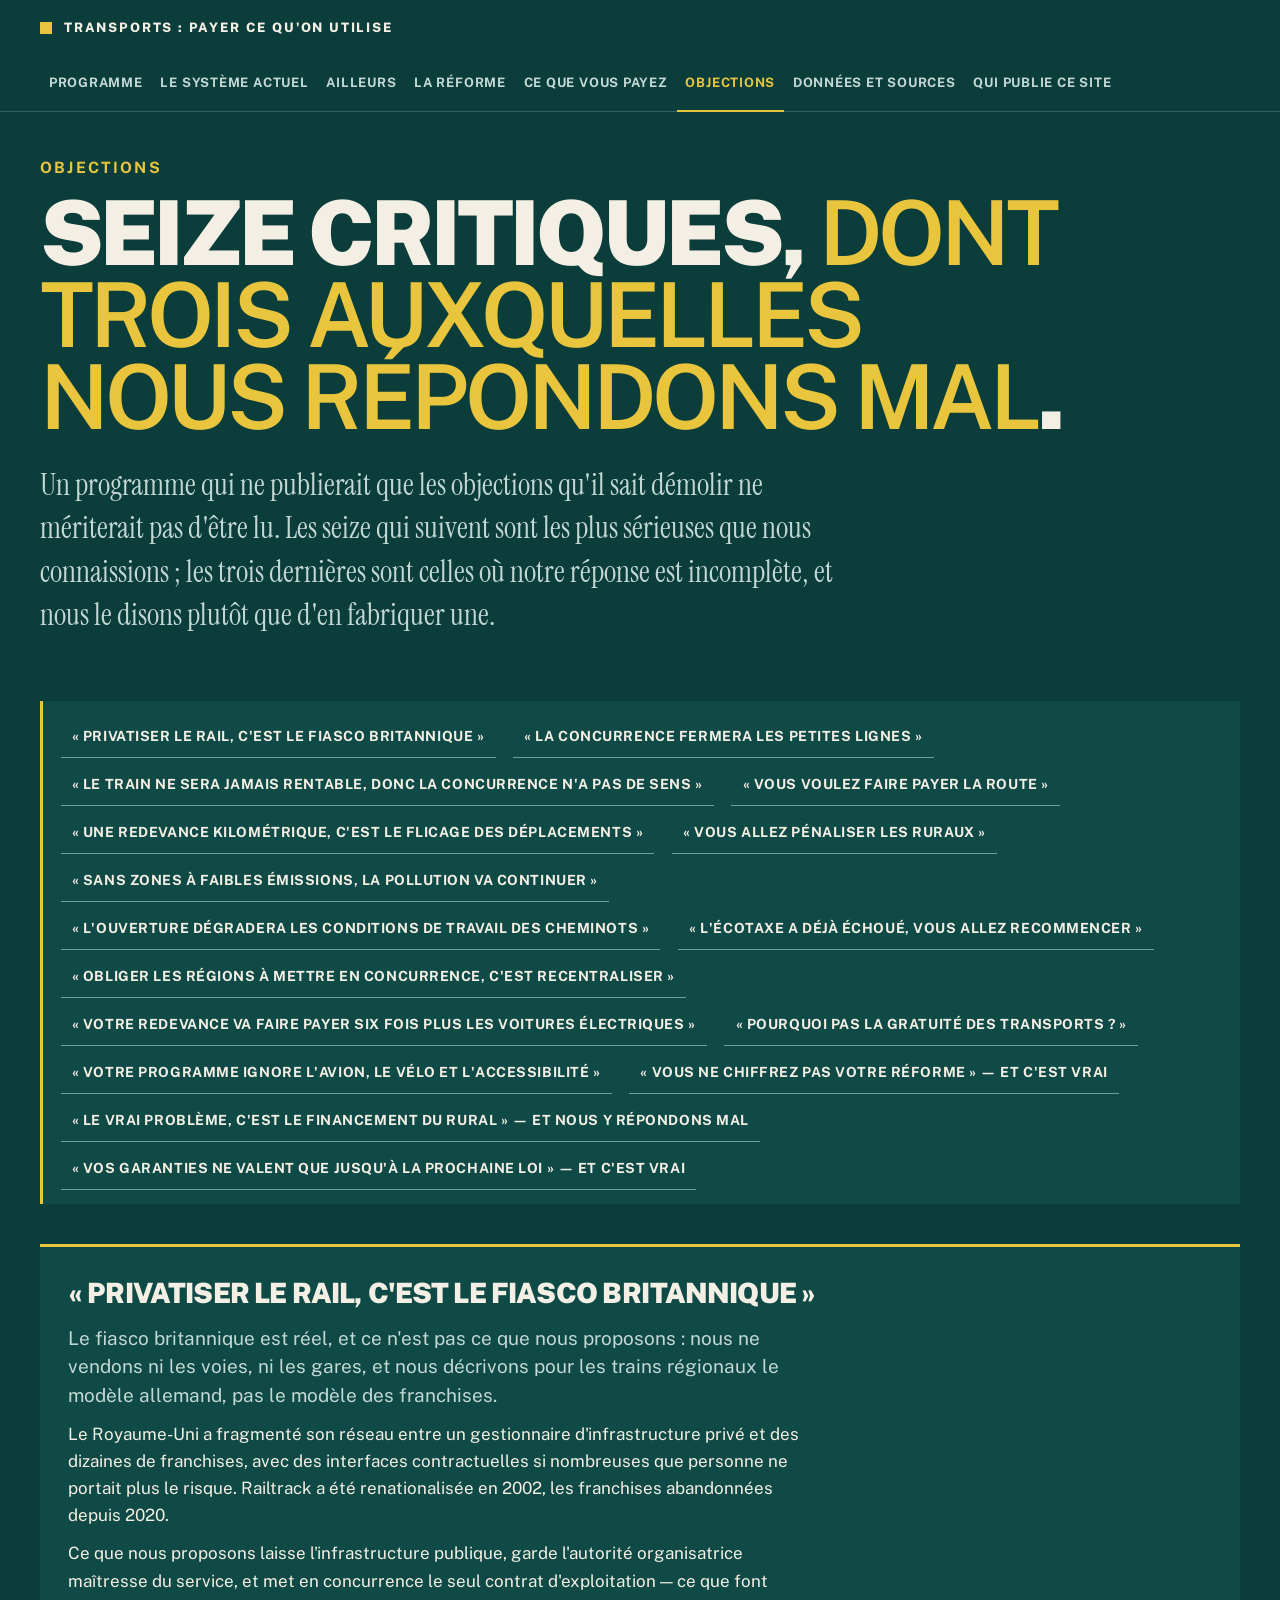
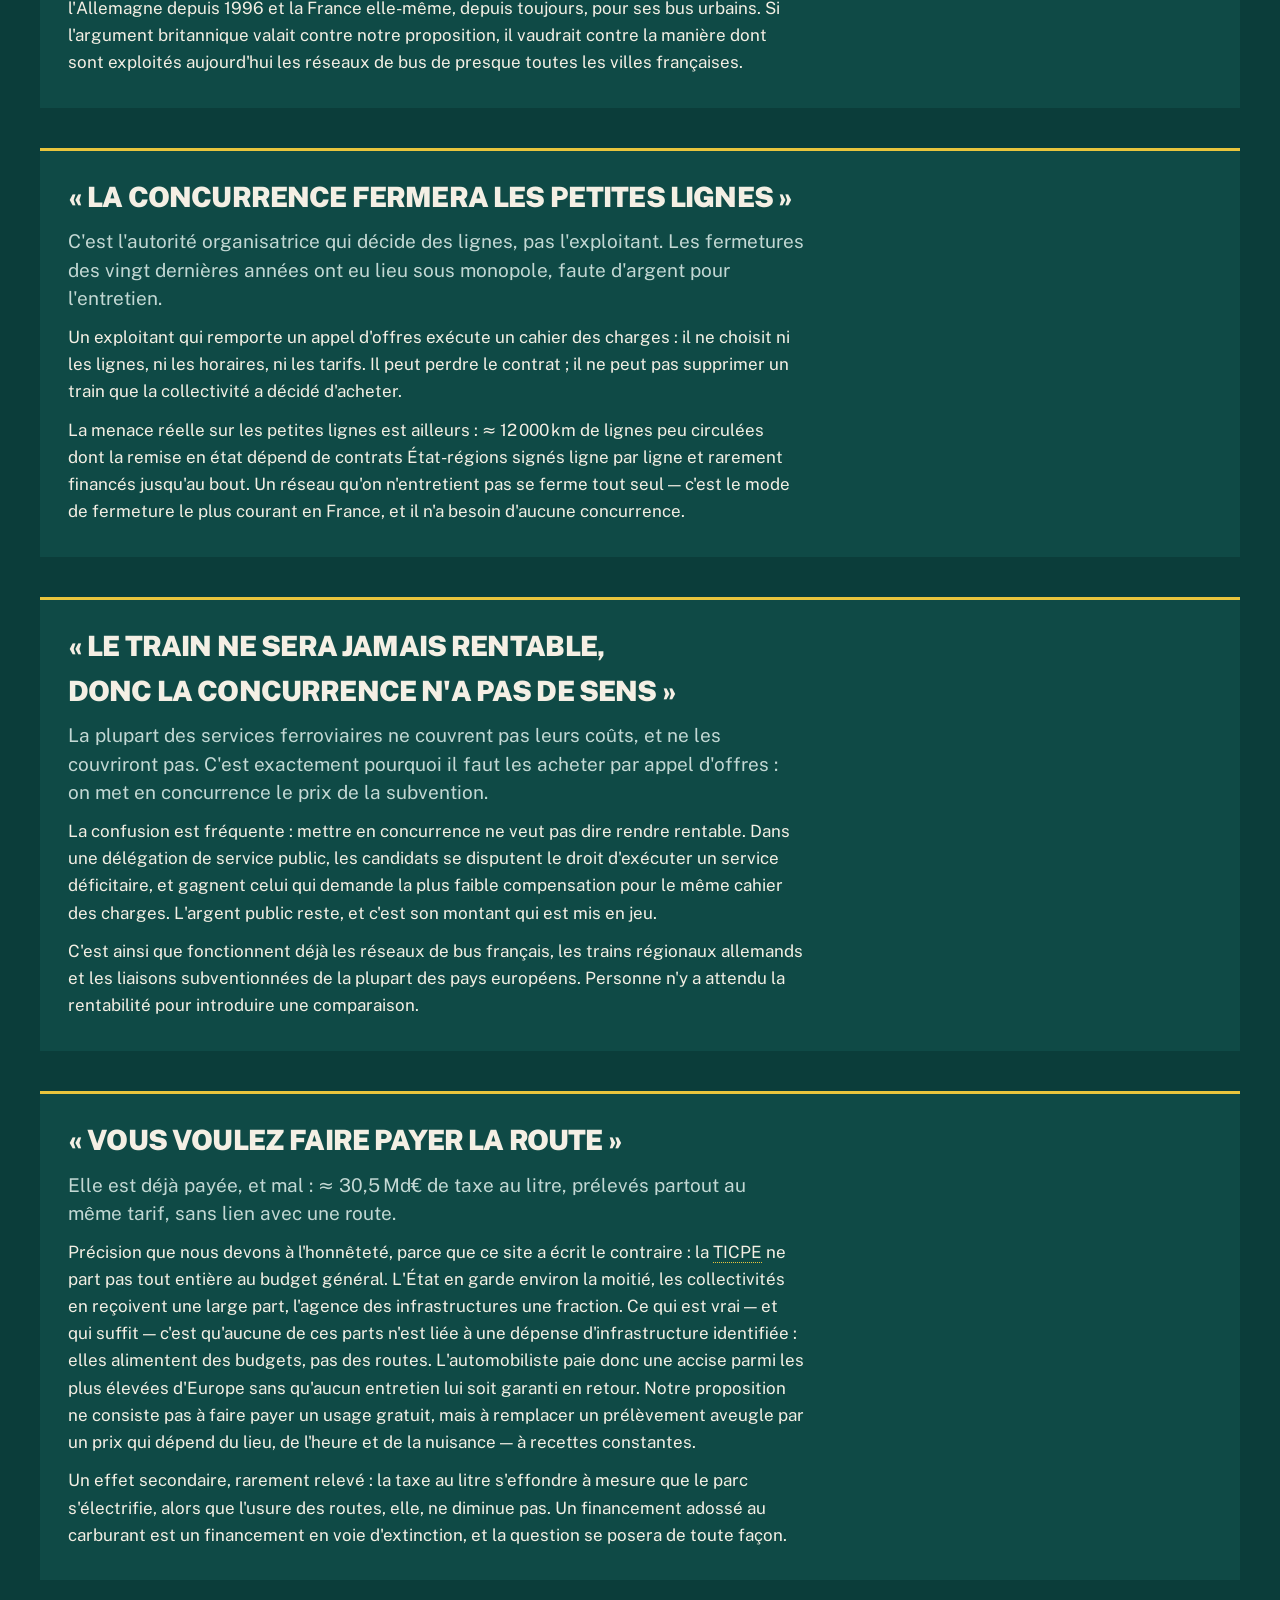
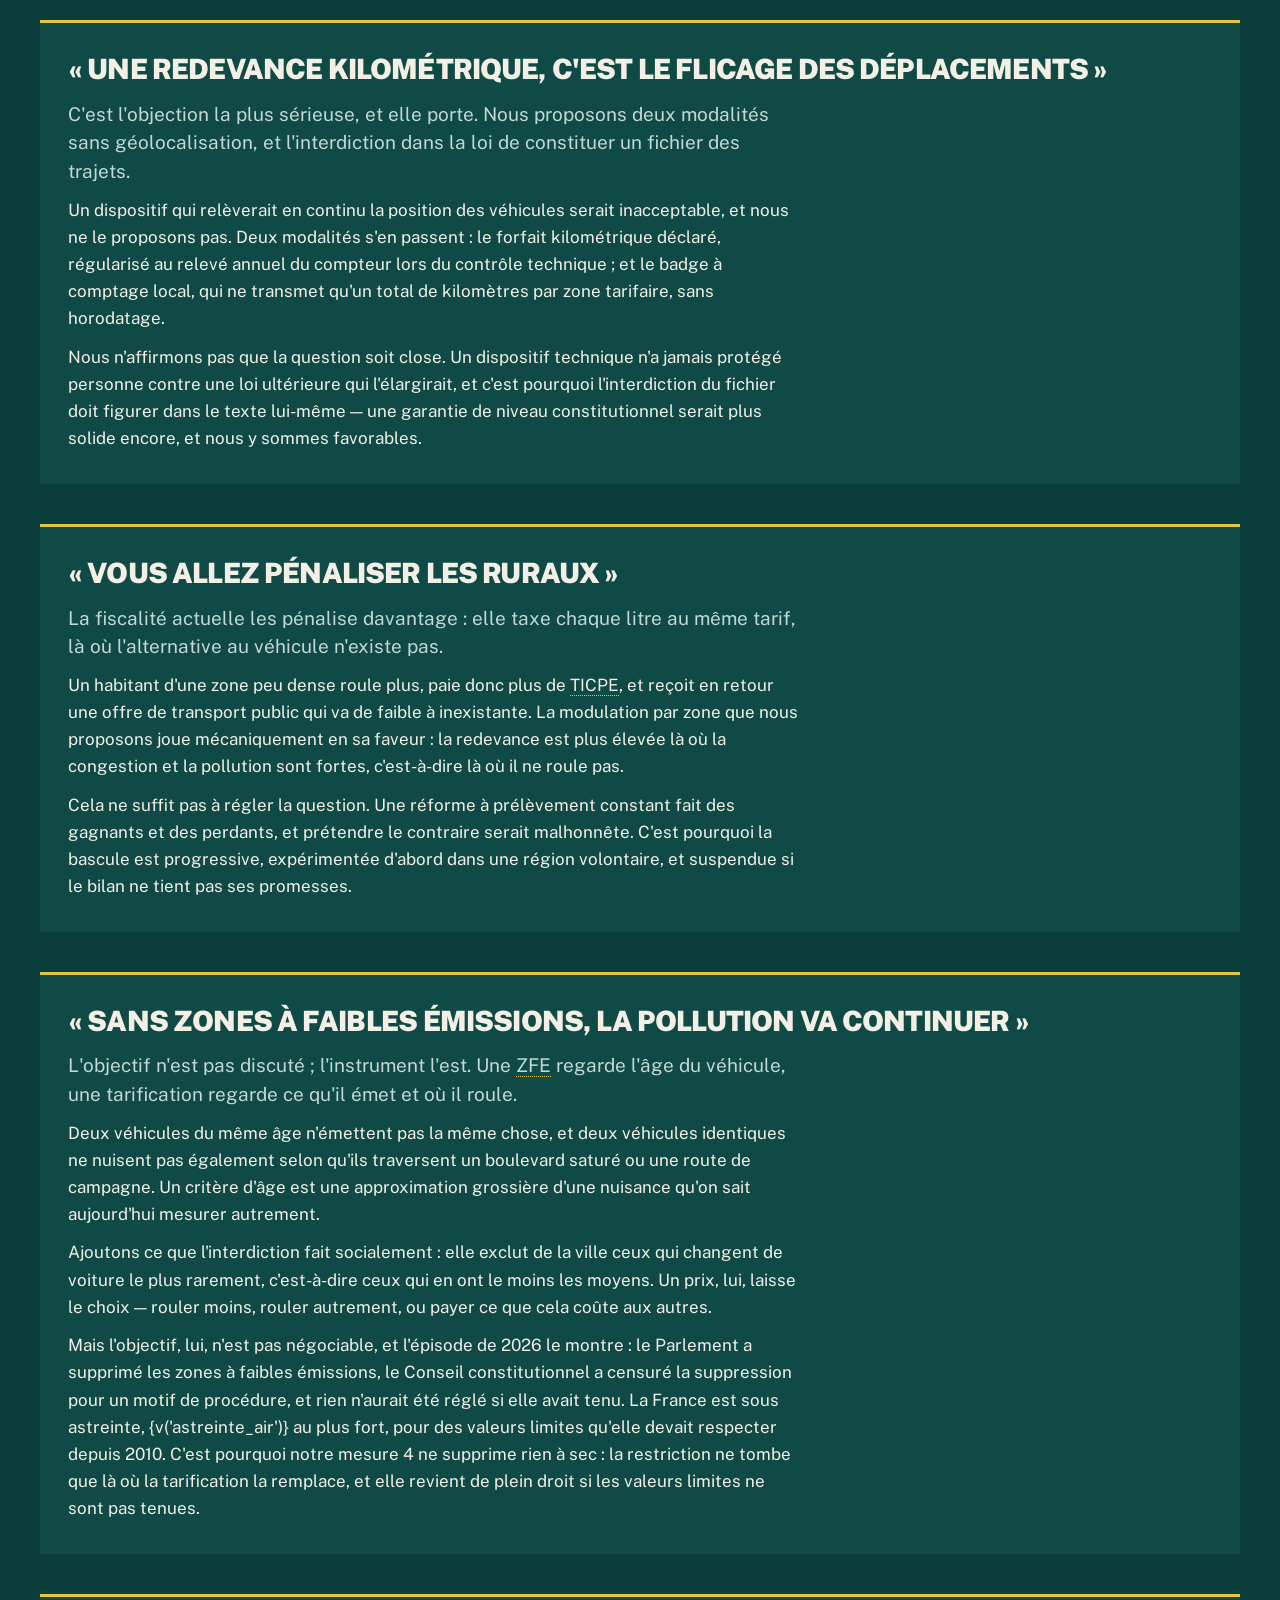
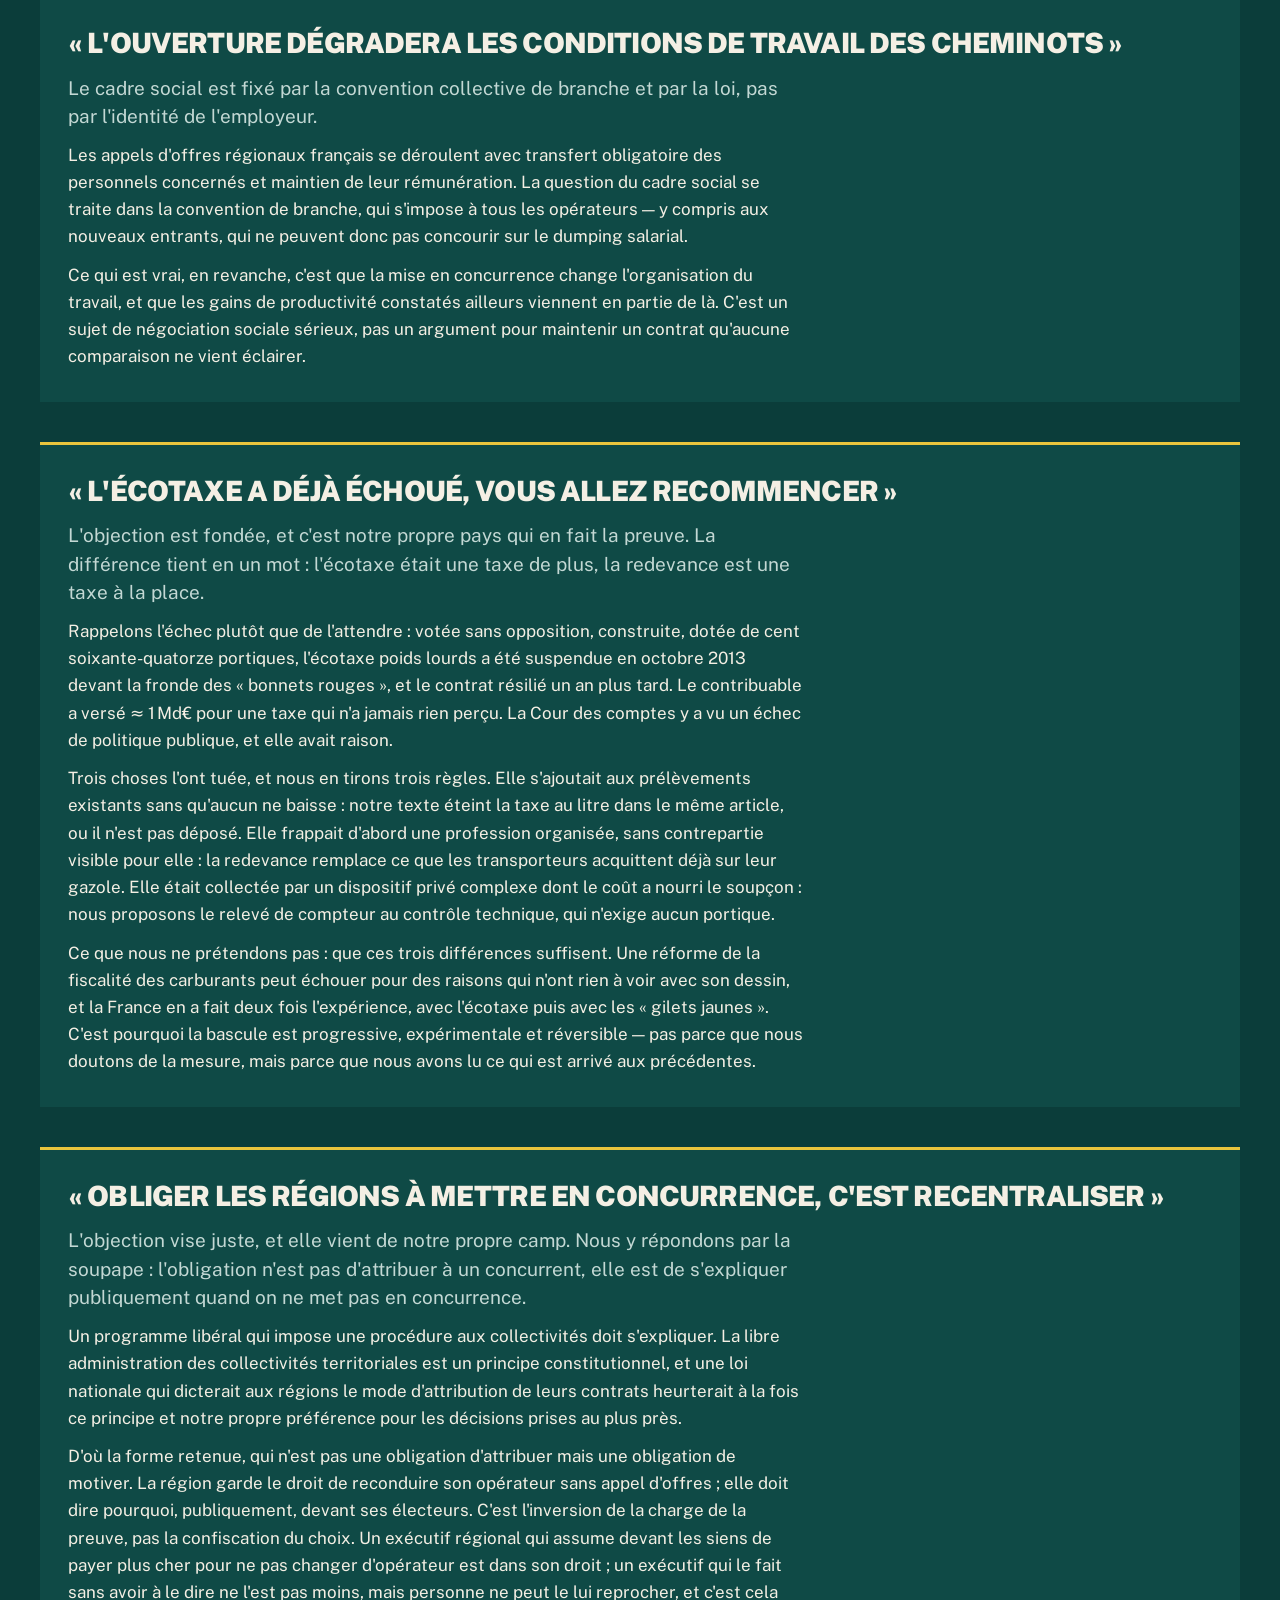
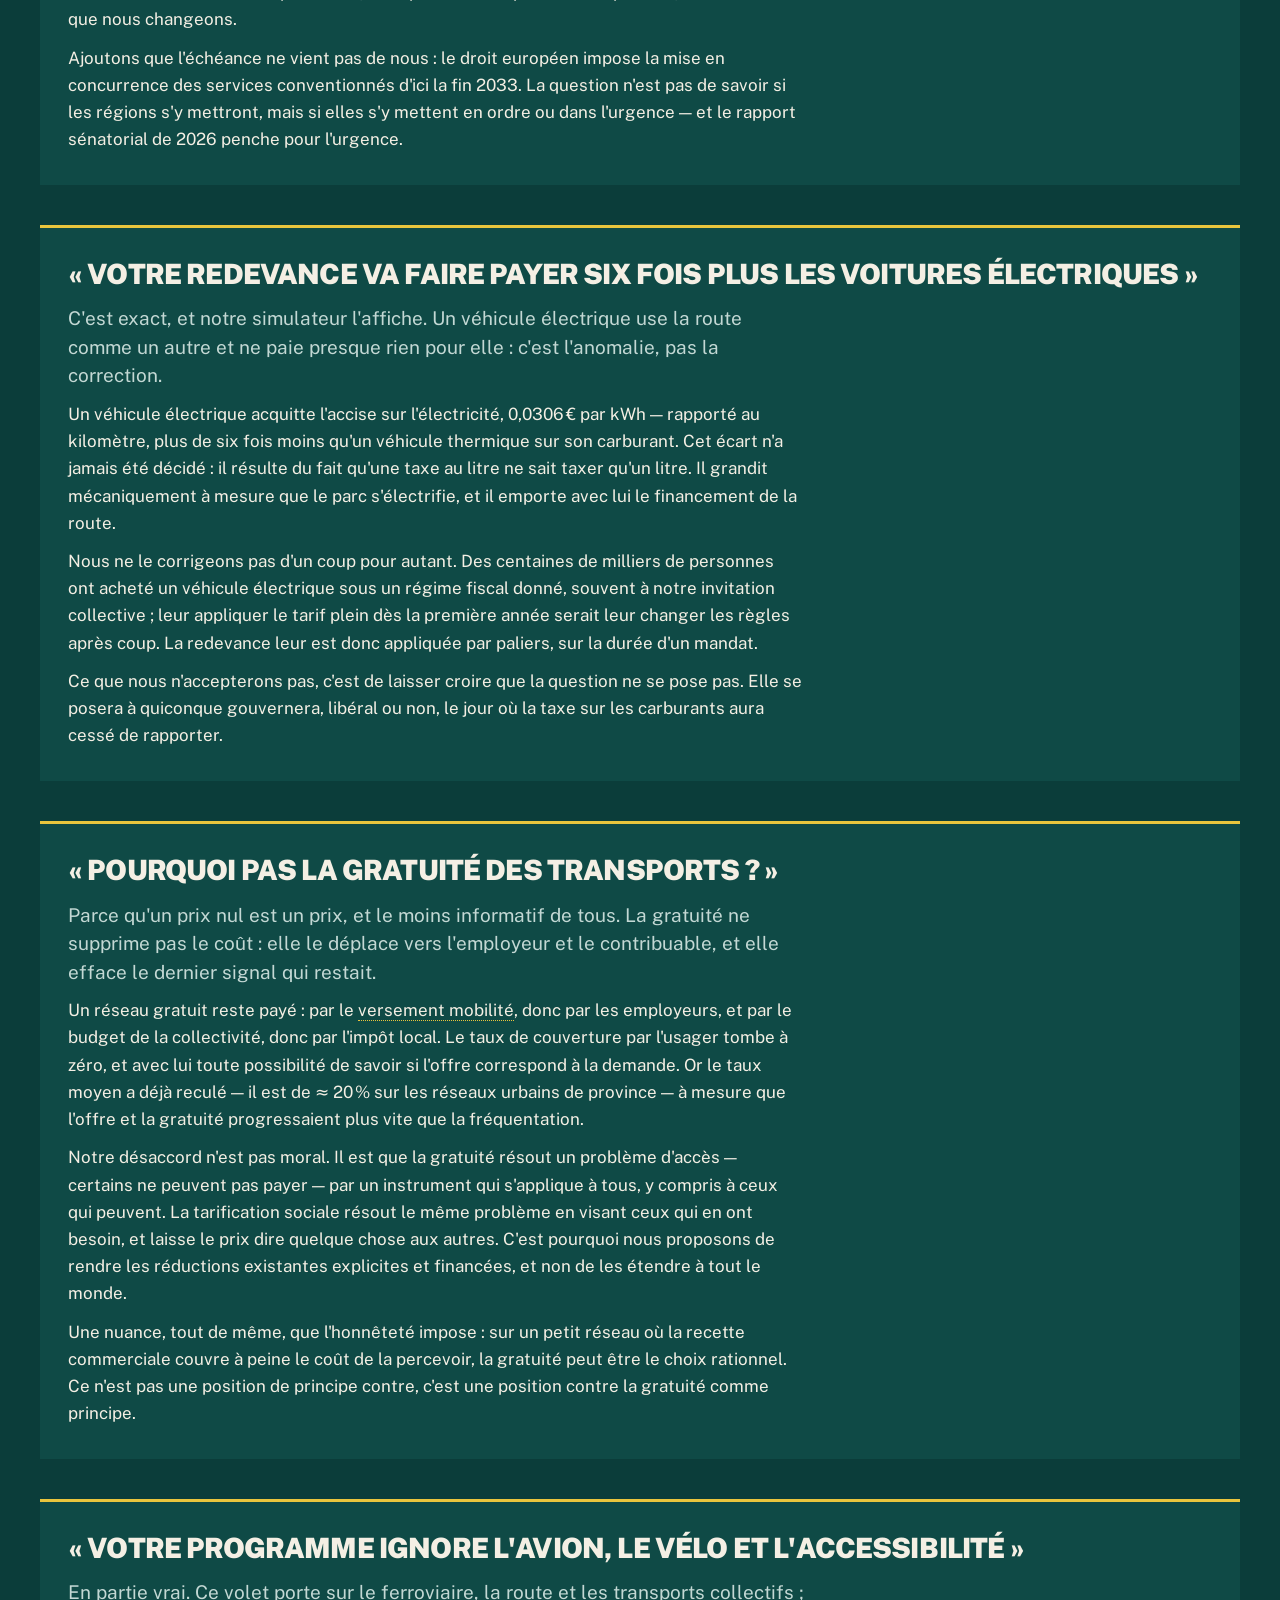
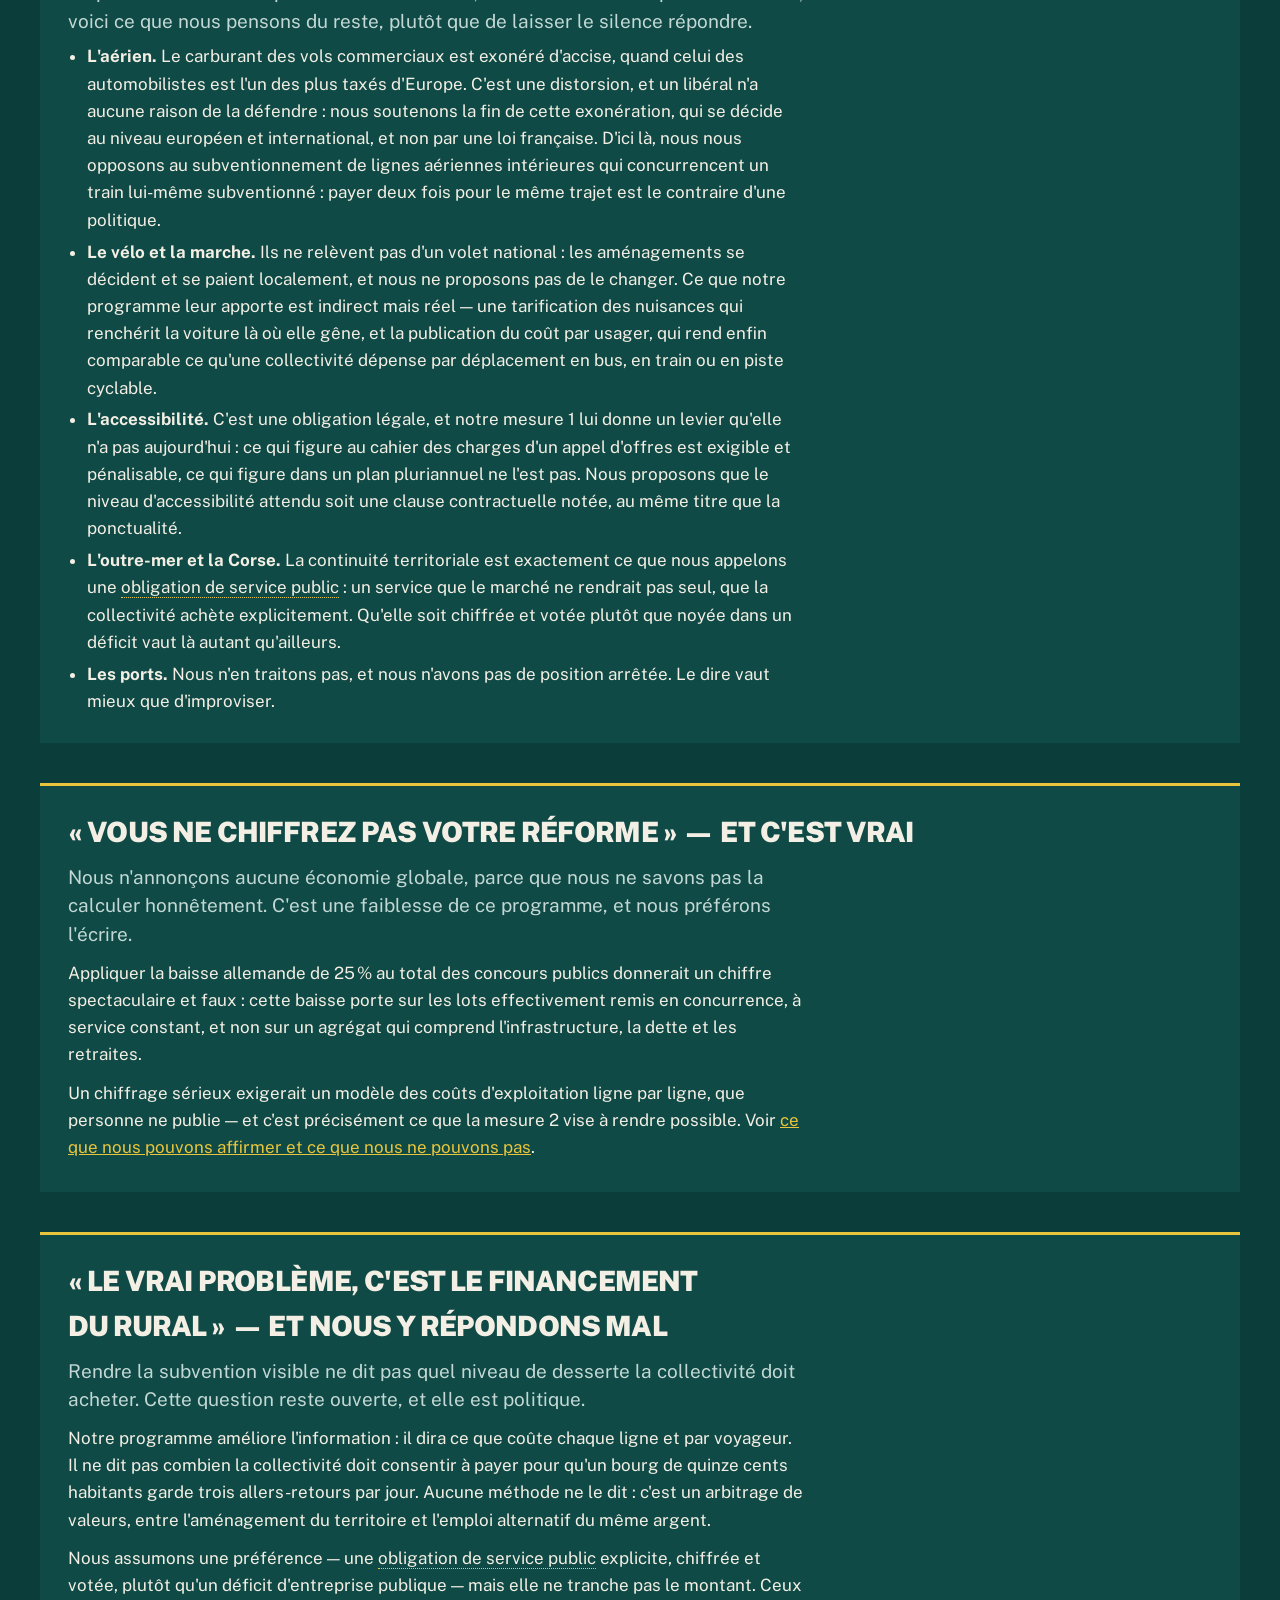
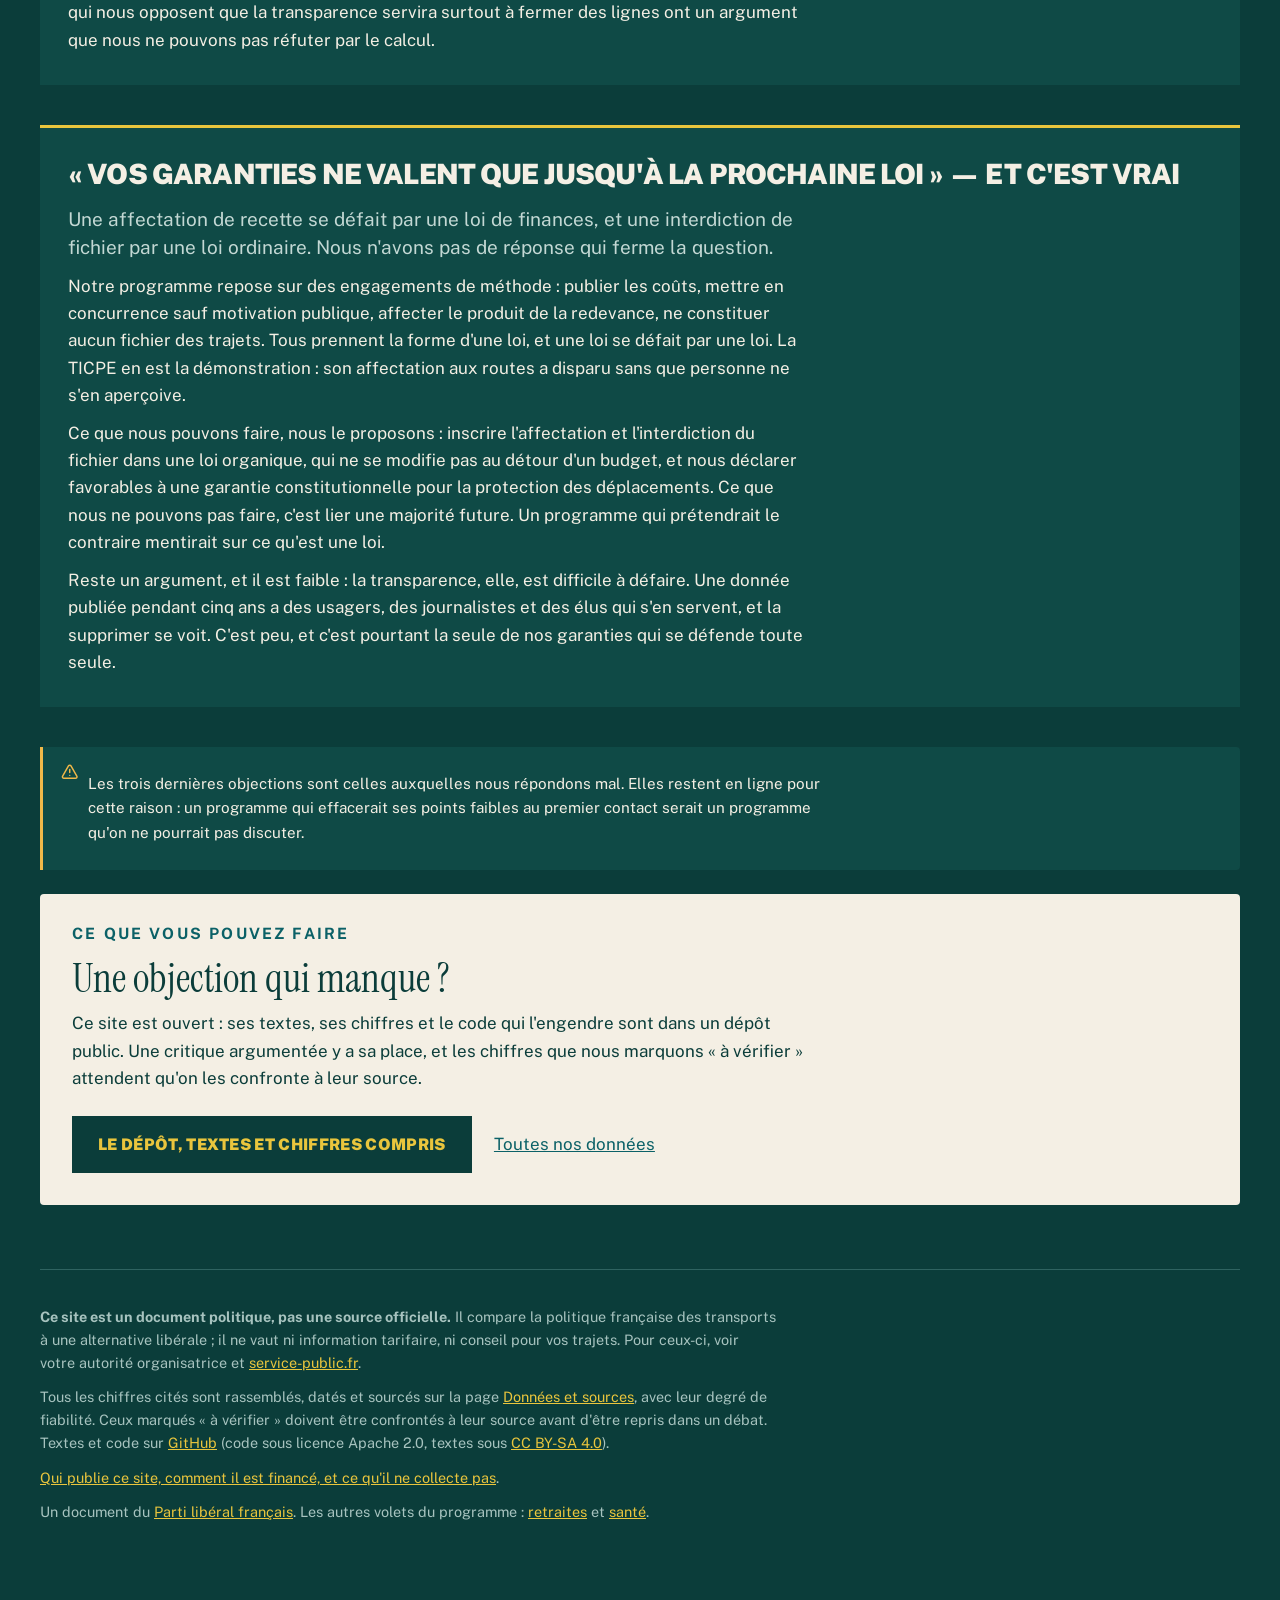
<file: objections.html>
<!doctype html>
<html lang="fr">
<head>
<meta charset="utf-8">
<meta name="viewport" content="width=device-width, initial-scale=1">
<!-- La couleur du bandeau de tête : sur un téléphone, la barre du navigateur
     la reprend, et la page commence où elle commence. -->
<meta name="theme-color" content="#0b3d3a">
<title>Les seize objections, y compris les bonnes</title>
<meta name="description" content="Fiasco britannique, écotaxe abandonnée, petites lignes, vie privée, ruraux, zones à faibles émissions, voitures électriques, gratuité, recentralisation, absence de chiffrage : les seize objections les plus sérieuses à ce programme, et nos réponses — y compris les trois qui sont incomplètes.">
<link rel="icon" href="moteur/icone.svg" type="image/svg+xml">
<link rel="apple-touch-icon" href="moteur/icone.svg">
<link rel="stylesheet" href="moteur/style.css">
<!-- Écrit par scripts/construire_site.py depuis src/transports/. Ne pas
     modifier ici : la prochaine construction effacerait la correction. -->
</head>
<body>
<a class="evitement" href="#contenu">Aller au contenu</a>
<header class="bandeau"><div class="interieur">
  <p class="nom"><a href="index.html"><svg class="icone" viewBox="0 0 24 24" fill="none" stroke="currentColor" stroke-width="2" stroke-linecap="round" stroke-linejoin="round" aria-hidden="true" focusable="false"><path d="M8 3.1V7a4 4 0 0 0 8 0V3.1" /><path d="m9 15-1-1" /><path d="m15 15 1-1" /><path d="M9 19c-2.8 0-5-2.2-5-5v-4a8 8 0 0 1 16 0v4c0 2.8-2.2 5-5 5Z" /><path d="m8 19-2 3" /><path d="m16 19 2 3" /></svg><span>Transports : payer ce qu&#x27;on utilise</span></a></p>
  <nav aria-label="Navigation principale"><span class="groupe"><span class="etiquette">Le programme</span><span class="liens"><a href="index.html">Programme</a></span></span><span class="groupe"><span class="etiquette">Le constat</span><span class="liens"><a href="diagnostic.html">Le système actuel</a><a href="comparaisons.html">Ailleurs</a></span></span><span class="groupe"><span class="etiquette">L&#x27;alternative</span><span class="liens"><a href="reforme.html">La réforme</a><a href="simulateur.html">Ce que vous payez</a><a href="objections.html" aria-current="page">Objections</a></span></span><span class="groupe"><span class="etiquette">La confiance</span><span class="liens"><a href="donnees.html">Données et sources</a><a href="mentions.html">Qui publie ce site</a></span></span></nav>
</div></header>
<main id="contenu" tabindex="-1">

<div class="affiche"><p class="surtitre">Objections</p><h1>Seize critiques, <strong class="cle-texte">dont trois auxquelles nous répondons mal</strong>.</h1><p class="chapeau">Un programme qui ne publierait que les objections qu'il sait démolir ne mériterait pas d'être lu. Les seize qui suivent sont les plus sérieuses que nous connaissions ; les trois dernières sont celles où notre réponse est incomplète, et nous le disons plutôt que d'en fabriquer une.</p></div>

<nav class="plan" aria-label="Les seize objections"><p class="etiquette">Les seize objections</p><ol><li><a href="#britannique" data-vers="britannique">« Privatiser le rail, c&#x27;est le fiasco britannique »</a></li><li><a href="#petites-lignes" data-vers="petites-lignes">« La concurrence fermera les petites lignes »</a></li><li><a href="#rentabilite" data-vers="rentabilite">« Le train ne sera jamais rentable, donc la concurrence n&#x27;a pas de sens »</a></li><li><a href="#payer-route" data-vers="payer-route">« Vous voulez faire payer la route »</a></li><li><a href="#vie-privee" data-vers="vie-privee">« Une redevance kilométrique, c&#x27;est le flicage des déplacements »</a></li><li><a href="#ruraux" data-vers="ruraux">« Vous allez pénaliser les ruraux »</a></li><li><a href="#zfe" data-vers="zfe">« Sans zones à faibles émissions, la pollution va continuer »</a></li><li><a href="#social" data-vers="social">« L&#x27;ouverture dégradera les conditions de travail des cheminots »</a></li><li><a href="#ecotaxe" data-vers="ecotaxe">« L&#x27;écotaxe a déjà échoué, vous allez recommencer »</a></li><li><a href="#recentralisation" data-vers="recentralisation">« Obliger les régions à mettre en concurrence, c&#x27;est recentraliser »</a></li><li><a href="#electriques" data-vers="electriques">« Votre redevance va faire payer six fois plus les voitures électriques »</a></li><li><a href="#gratuite" data-vers="gratuite">« Pourquoi pas la gratuité des transports ? »</a></li><li><a href="#perimetre" data-vers="perimetre">« Votre programme ignore l&#x27;avion, le vélo et l&#x27;accessibilité »</a></li><li><a href="#chiffrage" data-vers="chiffrage">« Vous ne chiffrez pas votre réforme » — et c&#x27;est vrai</a></li><li><a href="#rural" data-vers="rural">« Le vrai problème, c&#x27;est le financement du rural » — et nous y répondons mal</a></li><li><a href="#garanties-fragiles" data-vers="garanties-fragiles">« Vos garanties ne valent que jusqu&#x27;à la prochaine loi » — et c&#x27;est vrai</a></li></ol></nav>

<section class="cle" id="britannique" tabindex="-1"><h3>« Privatiser le rail, c&#x27;est le fiasco britannique »</h3><p class="reponse">Le fiasco britannique est réel, et ce n'est pas ce que nous proposons : nous ne vendons ni les voies, ni les gares, et nous décrivons pour les trains régionaux le modèle allemand, pas le modèle des franchises.</p>
<p>Le Royaume-Uni a fragmenté son réseau entre un gestionnaire
d'infrastructure privé et des dizaines de franchises, avec des interfaces
contractuelles si nombreuses que personne ne portait plus le risque. Railtrack
a été renationalisée en 2002, les franchises abandonnées depuis 2020.</p>
<p>Ce que nous proposons laisse l'infrastructure publique, garde l'autorité
organisatrice maîtresse du service, et met en concurrence le seul contrat
d'exploitation — ce que font l'Allemagne depuis 1996 et la France elle-même,
depuis toujours, pour ses bus urbains. Si l'argument britannique valait contre
notre proposition, il vaudrait contre la manière dont sont exploités
aujourd'hui les réseaux de bus de presque toutes les villes françaises.</p></section>
<section class="cle" id="petites-lignes" tabindex="-1"><h3>« La concurrence fermera les petites lignes »</h3><p class="reponse">C'est l'autorité organisatrice qui décide des lignes, pas l'exploitant. Les fermetures des vingt dernières années ont eu lieu sous monopole, faute d'argent pour l'entretien.</p>
<p>Un exploitant qui remporte un appel d'offres exécute un cahier des charges :
il ne choisit ni les lignes, ni les horaires, ni les tarifs. Il peut perdre le
contrat ; il ne peut pas supprimer un train que la collectivité a décidé
d'acheter.</p>
<p>La menace réelle sur les petites lignes est ailleurs : ≈ 12 000 km
de lignes peu circulées dont la remise en état dépend de contrats
État-régions signés ligne par ligne et rarement financés jusqu'au bout. Un
réseau qu'on n'entretient pas se ferme tout seul — c'est le mode de fermeture
le plus courant en France, et il n'a besoin d'aucune concurrence.</p></section>
<section class="cle" id="rentabilite" tabindex="-1"><h3>« Le train ne sera jamais rentable, donc la concurrence n&#x27;a pas de sens »</h3><p class="reponse">La plupart des services ferroviaires ne couvrent pas leurs coûts, et ne les couvriront pas. C'est exactement pourquoi il faut les acheter par appel d'offres : on met en concurrence le prix de la subvention.</p>
<p>La confusion est fréquente : mettre en concurrence ne veut pas dire rendre
rentable. Dans une délégation de service public, les candidats se disputent le
droit d'exécuter un service déficitaire, et gagnent celui qui demande la plus
faible compensation pour le même cahier des charges. L'argent public reste, et
c'est son montant qui est mis en jeu.</p>
<p>C'est ainsi que fonctionnent déjà les réseaux de bus français, les trains
régionaux allemands et les liaisons subventionnées de la plupart des pays
européens. Personne n'y a attendu la rentabilité pour introduire une
comparaison.</p></section>
<section class="cle" id="payer-route" tabindex="-1"><h3>« Vous voulez faire payer la route »</h3><p class="reponse">Elle est déjà payée, et mal : ≈ 30,5 Md€ de taxe au litre, prélevés partout au même tarif, sans lien avec une route.</p>
<p>Précision que nous devons à l'honnêteté, parce que ce site a écrit le
contraire : la <span class="mot"><span class="terme" role="button" tabindex="0" aria-expanded="false">TICPE</span><span class="bulle" role="note" hidden>Taxe intérieure de consommation sur les produits énergétiques : l&#x27;accise sur les carburants. Elle est due au litre, quel que soit l&#x27;endroit et l&#x27;heure où l&#x27;on roule, et son produit va au budget général — elle ne finance donc pas les routes.</span></span> ne part pas tout entière au budget général.
L'État en garde environ la moitié, les collectivités en reçoivent une large
part, l'agence des infrastructures une fraction. Ce qui est vrai — et qui
suffit — c'est qu'aucune de ces parts n'est liée à une dépense
d'infrastructure identifiée : elles alimentent des budgets, pas des routes.
L'automobiliste paie donc une accise parmi les plus élevées d'Europe sans
qu'aucun entretien lui soit garanti en retour. Notre proposition ne consiste
pas à faire payer un usage gratuit, mais à remplacer un prélèvement aveugle
par un prix qui dépend du lieu, de l'heure et de la nuisance — à recettes
constantes.</p>
<p>Un effet secondaire, rarement relevé : la taxe au litre s'effondre à mesure
que le parc s'électrifie, alors que l'usure des routes, elle, ne diminue pas.
Un financement adossé au carburant est un financement en voie d'extinction, et
la question se posera de toute façon.</p></section>
<section class="cle" id="vie-privee" tabindex="-1"><h3>« Une redevance kilométrique, c&#x27;est le flicage des déplacements »</h3><p class="reponse">C'est l'objection la plus sérieuse, et elle porte. Nous proposons deux modalités sans géolocalisation, et l'interdiction dans la loi de constituer un fichier des trajets.</p>
<p>Un dispositif qui relèverait en continu la position des véhicules serait
inacceptable, et nous ne le proposons pas. Deux modalités s'en passent : le
forfait kilométrique déclaré, régularisé au relevé annuel du compteur lors du
contrôle technique ; et le badge à comptage local, qui ne transmet qu'un total
de kilomètres par zone tarifaire, sans horodatage.</p>
<p>Nous n'affirmons pas que la question soit close. Un dispositif technique
n'a jamais protégé personne contre une loi ultérieure qui l'élargirait, et
c'est pourquoi l'interdiction du fichier doit figurer dans le texte
lui-même — une garantie de niveau constitutionnel serait plus solide encore,
et nous y sommes favorables.</p></section>
<section class="cle" id="ruraux" tabindex="-1"><h3>« Vous allez pénaliser les ruraux »</h3><p class="reponse">La fiscalité actuelle les pénalise davantage : elle taxe chaque litre au même tarif, là où l'alternative au véhicule n'existe pas.</p>
<p>Un habitant d'une zone peu dense roule plus, paie donc plus de
<span class="mot"><span class="terme" role="button" tabindex="0" aria-expanded="false">TICPE</span><span class="bulle" role="note" hidden>Taxe intérieure de consommation sur les produits énergétiques : l&#x27;accise sur les carburants. Elle est due au litre, quel que soit l&#x27;endroit et l&#x27;heure où l&#x27;on roule, et son produit va au budget général — elle ne finance donc pas les routes.</span></span>, et reçoit en retour une offre de transport public qui va
de faible à inexistante. La modulation par zone que nous proposons joue
mécaniquement en sa faveur : la redevance est plus élevée là où la congestion
et la pollution sont fortes, c'est-à-dire là où il ne roule pas.</p>
<p>Cela ne suffit pas à régler la question. Une réforme à prélèvement constant
fait des gagnants et des perdants, et prétendre le contraire serait malhonnête.
C'est pourquoi la bascule est progressive, expérimentée d'abord dans une région
volontaire, et suspendue si le bilan ne tient pas ses promesses.</p></section>
<section class="cle" id="zfe" tabindex="-1"><h3>« Sans zones à faibles émissions, la pollution va continuer »</h3><p class="reponse">L'objectif n'est pas discuté ; l'instrument l'est. Une <span class="mot"><span class="terme" role="button" tabindex="0" aria-expanded="false">ZFE</span><span class="bulle" role="note" hidden>Zone à faibles émissions : un périmètre urbain où la circulation est interdite aux véhicules trop anciens, classés par vignette. L&#x27;interdiction porte sur l&#x27;âge du véhicule, pas sur l&#x27;usage qu&#x27;on en fait : rouler mille kilomètres par an dans une vieille voiture y est interdit, en faire trente mille dans une neuve ne l&#x27;est pas.</span></span> regarde l'âge du véhicule, une tarification regarde ce qu'il émet et où il roule.</p>
<p>Deux véhicules du même âge n'émettent pas la même chose, et deux véhicules
identiques ne nuisent pas également selon qu'ils traversent un boulevard
saturé ou une route de campagne. Un critère d'âge est une approximation
grossière d'une nuisance qu'on sait aujourd'hui mesurer autrement.</p>
<p>Ajoutons ce que l'interdiction fait socialement : elle exclut de la ville
ceux qui changent de voiture le plus rarement, c'est-à-dire ceux qui en ont le
moins les moyens. Un prix, lui, laisse le choix — rouler moins, rouler
autrement, ou payer ce que cela coûte aux autres.</p>
<p>Mais l'objectif, lui, n'est pas négociable, et l'épisode de 2026 le montre :
le Parlement a supprimé les zones à faibles émissions, le Conseil
constitutionnel a censuré la suppression pour un motif de procédure, et rien
n'aurait été réglé si elle avait tenu. La France est sous astreinte,
{v('astreinte_air')} au plus fort, pour des valeurs limites qu'elle devait
respecter depuis 2010. C'est pourquoi notre mesure 4 ne supprime rien à sec :
la restriction ne tombe que là où la tarification la remplace, et elle revient
de plein droit si les valeurs limites ne sont pas tenues.</p></section>
<section class="cle" id="social" tabindex="-1"><h3>« L&#x27;ouverture dégradera les conditions de travail des cheminots »</h3><p class="reponse">Le cadre social est fixé par la convention collective de branche et par la loi, pas par l'identité de l'employeur.</p>
<p>Les appels d'offres régionaux français se déroulent avec transfert
obligatoire des personnels concernés et maintien de leur rémunération. La
question du cadre social se traite dans la convention de branche, qui
s'impose à tous les opérateurs — y compris aux nouveaux entrants, qui ne
peuvent donc pas concourir sur le dumping salarial.</p>
<p>Ce qui est vrai, en revanche, c'est que la mise en concurrence change
l'organisation du travail, et que les gains de productivité constatés
ailleurs viennent en partie de là. C'est un sujet de négociation sociale
sérieux, pas un argument pour maintenir un contrat qu'aucune comparaison ne
vient éclairer.</p></section>
<section class="cle" id="ecotaxe" tabindex="-1"><h3>« L&#x27;écotaxe a déjà échoué, vous allez recommencer »</h3><p class="reponse">L'objection est fondée, et c'est notre propre pays qui en fait la preuve. La différence tient en un mot : l'écotaxe était une taxe de plus, la redevance est une taxe à la place.</p>
<p>Rappelons l'échec plutôt que de l'attendre : votée sans opposition,
construite, dotée de cent soixante-quatorze portiques, l'écotaxe poids lourds a
été suspendue en octobre 2013 devant la fronde des « bonnets rouges », et le
contrat résilié un an plus tard. Le contribuable a versé ≈ 1 Md€
pour une taxe qui n'a jamais rien perçu. La Cour des comptes y a vu un échec de
politique publique, et elle avait raison.</p>
<p>Trois choses l'ont tuée, et nous en tirons trois règles. Elle s'ajoutait aux
prélèvements existants sans qu'aucun ne baisse : notre texte éteint la taxe au
litre dans le même article, ou il n'est pas déposé. Elle frappait d'abord une
profession organisée, sans contrepartie visible pour elle : la redevance
remplace ce que les transporteurs acquittent déjà sur leur gazole. Elle était
collectée par un dispositif privé complexe dont le coût a nourri le soupçon :
nous proposons le relevé de compteur au contrôle technique, qui n'exige aucun
portique.</p>
<p>Ce que nous ne prétendons pas : que ces trois différences suffisent. Une
réforme de la fiscalité des carburants peut échouer pour des raisons qui n'ont
rien à voir avec son dessin, et la France en a fait deux fois l'expérience,
avec l'écotaxe puis avec les « gilets jaunes ». C'est pourquoi la bascule est
progressive, expérimentale et réversible — pas parce que nous doutons de la
mesure, mais parce que nous avons lu ce qui est arrivé aux précédentes.</p></section>
<section class="cle" id="recentralisation" tabindex="-1"><h3>« Obliger les régions à mettre en concurrence, c&#x27;est recentraliser »</h3><p class="reponse">L'objection vise juste, et elle vient de notre propre camp. Nous y répondons par la soupape : l'obligation n'est pas d'attribuer à un concurrent, elle est de s'expliquer publiquement quand on ne met pas en concurrence.</p>
<p>Un programme libéral qui impose une procédure aux collectivités doit
s'expliquer. La libre administration des collectivités territoriales est un
principe constitutionnel, et une loi nationale qui dicterait aux régions le
mode d'attribution de leurs contrats heurterait à la fois ce principe et notre
propre préférence pour les décisions prises au plus près.</p>
<p>D'où la forme retenue, qui n'est pas une obligation d'attribuer mais une
obligation de motiver. La région garde le droit de reconduire son opérateur
sans appel d'offres ; elle doit dire pourquoi, publiquement, devant ses
électeurs. C'est l'inversion de la charge de la preuve, pas la confiscation du
choix. Un exécutif régional qui assume devant les siens de payer plus cher
pour ne pas changer d'opérateur est dans son droit ; un exécutif qui le fait
sans avoir à le dire ne l'est pas moins, mais personne ne peut le lui
reprocher, et c'est cela que nous changeons.</p>
<p>Ajoutons que l'échéance ne vient pas de nous : le droit européen impose la
mise en concurrence des services conventionnés d'ici la fin 2033. La question
n'est pas de savoir si les régions s'y mettront, mais si elles s'y mettent en
ordre ou dans l'urgence — et le rapport sénatorial de 2026 penche pour
l'urgence.</p></section>
<section class="cle" id="electriques" tabindex="-1"><h3>« Votre redevance va faire payer six fois plus les voitures électriques »</h3><p class="reponse">C'est exact, et notre simulateur l'affiche. Un véhicule électrique use la route comme un autre et ne paie presque rien pour elle : c'est l'anomalie, pas la correction.</p>
<p>Un véhicule électrique acquitte l'accise sur l'électricité,
0,0306 € par kWh — rapporté au kilomètre, plus de six fois moins
qu'un véhicule thermique sur son carburant. Cet écart n'a jamais été décidé :
il résulte du fait qu'une taxe au litre ne sait taxer qu'un litre. Il grandit
mécaniquement à mesure que le parc s'électrifie, et il emporte avec lui le
financement de la route.</p>
<p>Nous ne le corrigeons pas d'un coup pour autant. Des centaines de milliers
de personnes ont acheté un véhicule électrique sous un régime fiscal donné,
souvent à notre invitation collective ; leur appliquer le tarif plein dès la
première année serait leur changer les règles après coup. La redevance leur
est donc appliquée par paliers, sur la durée d'un mandat.</p>
<p>Ce que nous n'accepterons pas, c'est de laisser croire que la question ne se
pose pas. Elle se posera à quiconque gouvernera, libéral ou non, le jour où la
taxe sur les carburants aura cessé de rapporter.</p></section>
<section class="cle" id="gratuite" tabindex="-1"><h3>« Pourquoi pas la gratuité des transports ? »</h3><p class="reponse">Parce qu'un prix nul est un prix, et le moins informatif de tous. La gratuité ne supprime pas le coût : elle le déplace vers l'employeur et le contribuable, et elle efface le dernier signal qui restait.</p>
<p>Un réseau gratuit reste payé : par le <span class="mot"><span class="terme" role="button" tabindex="0" aria-expanded="false">versement mobilité</span><span class="bulle" role="note" hidden>Un prélèvement assis sur la masse salariale des employeurs d&#x27;au moins onze salariés, perçu au profit de l&#x27;autorité organisatrice. C&#x27;est la première ressource des transports urbains : il finance plus de trajets que les billets, et n&#x27;apparaît sur aucun ticket.</span></span>, donc
par les employeurs, et par le budget de la collectivité, donc par l'impôt
local. Le taux de couverture par l'usager tombe à zéro, et avec lui toute
possibilité de savoir si l'offre correspond à la demande. Or le taux moyen a
déjà reculé — il est de ≈ 20 % sur les réseaux urbains
de province — à mesure que l'offre et la gratuité progressaient plus vite que
la fréquentation.</p>
<p>Notre désaccord n'est pas moral. Il est que la gratuité résout un problème
d'accès — certains ne peuvent pas payer — par un instrument qui s'applique à
tous, y compris à ceux qui peuvent. La tarification sociale résout le même
problème en visant ceux qui en ont besoin, et laisse le prix dire quelque
chose aux autres. C'est pourquoi nous proposons de rendre les réductions
existantes explicites et financées, et non de les étendre à tout le monde.</p>
<p>Une nuance, tout de même, que l'honnêteté impose : sur un petit réseau où la
recette commerciale couvre à peine le coût de la percevoir, la gratuité peut
être le choix rationnel. Ce n'est pas une position de principe contre, c'est
une position contre la gratuité comme principe.</p></section>
<section class="cle" id="perimetre" tabindex="-1"><h3>« Votre programme ignore l&#x27;avion, le vélo et l&#x27;accessibilité »</h3><p class="reponse">En partie vrai. Ce volet porte sur le ferroviaire, la route et les transports collectifs ; voici ce que nous pensons du reste, plutôt que de laisser le silence répondre.</p>
<ul class="serree">
  <li><strong>L'aérien.</strong> Le carburant des vols commerciaux est exonéré
  d'accise, quand celui des automobilistes est l'un des plus taxés d'Europe.
  C'est une distorsion, et un libéral n'a aucune raison de la défendre : nous
  soutenons la fin de cette exonération, qui se décide au niveau européen et
  international, et non par une loi française. D'ici là, nous nous opposons au
  subventionnement de lignes aériennes intérieures qui concurrencent un train
  lui-même subventionné : payer deux fois pour le même trajet est le contraire
  d'une politique.</li>
  <li><strong>Le vélo et la marche.</strong> Ils ne relèvent pas d'un volet
  national : les aménagements se décident et se paient localement, et nous ne
  proposons pas de le changer. Ce que notre programme leur apporte est
  indirect mais réel — une tarification des nuisances qui renchérit la voiture
  là où elle gêne, et la publication du coût par usager, qui rend enfin
  comparable ce qu'une collectivité dépense par déplacement en bus, en train
  ou en piste cyclable.</li>
  <li><strong>L'accessibilité.</strong> C'est une obligation légale, et notre
  mesure 1 lui donne un levier qu'elle n'a pas aujourd'hui : ce qui figure au
  cahier des charges d'un appel d'offres est exigible et pénalisable, ce qui
  figure dans un plan pluriannuel ne l'est pas. Nous proposons que le niveau
  d'accessibilité attendu soit une clause contractuelle notée, au même titre
  que la ponctualité.</li>
  <li><strong>L'outre-mer et la Corse.</strong> La continuité territoriale est
  exactement ce que nous appelons une
  <span class="mot"><span class="terme" role="button" tabindex="0" aria-expanded="false">obligation de service public</span><span class="bulle" role="note" hidden>Un service que le marché ne rendrait pas seul — un train tôt le matin, un arrêt dans un bourg — et que l&#x27;autorité achète explicitement, en le payant. C&#x27;est la forme honnête de la solidarité territoriale : elle est écrite, chiffrée et votée.</span></span> : un service que le
  marché ne rendrait pas seul, que la collectivité achète explicitement.
  Qu'elle soit chiffrée et votée plutôt que noyée dans un déficit vaut là
  autant qu'ailleurs.</li>
  <li><strong>Les ports.</strong> Nous n'en traitons pas, et nous n'avons pas
  de position arrêtée. Le dire vaut mieux que d'improviser.</li>
</ul></section>
<section class="cle" id="chiffrage" tabindex="-1"><h3>« Vous ne chiffrez pas votre réforme » — et c&#x27;est vrai</h3><p class="reponse">Nous n'annonçons aucune économie globale, parce que nous ne savons pas la calculer honnêtement. C'est une faiblesse de ce programme, et nous préférons l'écrire.</p>
<p>Appliquer la baisse allemande de
25 % au total des concours publics
donnerait un chiffre spectaculaire et faux : cette baisse porte sur les lots
effectivement remis en concurrence, à service constant, et non sur un agrégat
qui comprend l'infrastructure, la dette et les retraites.</p>
<p>Un chiffrage sérieux exigerait un modèle des coûts d'exploitation ligne par
ligne, que personne ne publie — et c'est précisément ce que la mesure 2 vise à
rendre possible. Voir <a href="reforme.html#financement">ce que nous pouvons
affirmer et ce que nous ne pouvons pas</a>.</p></section>
<section class="cle" id="rural" tabindex="-1"><h3>« Le vrai problème, c&#x27;est le financement du rural » — et nous y répondons mal</h3><p class="reponse">Rendre la subvention visible ne dit pas quel niveau de desserte la collectivité doit acheter. Cette question reste ouverte, et elle est politique.</p>
<p>Notre programme améliore l'information : il dira ce que coûte chaque ligne
et par voyageur. Il ne dit pas combien la collectivité doit consentir à payer
pour qu'un bourg de quinze cents habitants garde trois allers-retours par
jour. Aucune méthode ne le dit : c'est un arbitrage de valeurs, entre
l'aménagement du territoire et l'emploi alternatif du même argent.</p>
<p>Nous assumons une préférence — une <span class="mot"><span class="terme" role="button" tabindex="0" aria-expanded="false">obligation de service public</span><span class="bulle" role="note" hidden>Un service que le marché ne rendrait pas seul — un train tôt le matin, un arrêt dans un bourg — et que l&#x27;autorité achète explicitement, en le payant. C&#x27;est la forme honnête de la solidarité territoriale : elle est écrite, chiffrée et votée.</span></span>
explicite, chiffrée et votée, plutôt qu'un déficit d'entreprise publique — mais
elle ne tranche pas le montant. Ceux qui nous opposent que la transparence
servira surtout à fermer des lignes ont un argument que nous ne pouvons pas
réfuter par le calcul.</p></section>
<section class="cle" id="garanties-fragiles" tabindex="-1"><h3>« Vos garanties ne valent que jusqu&#x27;à la prochaine loi » — et c&#x27;est vrai</h3><p class="reponse">Une affectation de recette se défait par une loi de finances, et une interdiction de fichier par une loi ordinaire. Nous n'avons pas de réponse qui ferme la question.</p>
<p>Notre programme repose sur des engagements de méthode : publier les coûts,
mettre en concurrence sauf motivation publique, affecter le produit de la
redevance, ne constituer aucun fichier des trajets. Tous prennent la forme
d'une loi, et une loi se défait par une loi. La TICPE en est la démonstration :
son affectation aux routes a disparu sans que personne ne s'en aperçoive.</p>
<p>Ce que nous pouvons faire, nous le proposons : inscrire l'affectation et
l'interdiction du fichier dans une loi organique, qui ne se modifie pas au
détour d'un budget, et nous déclarer favorables à une garantie
constitutionnelle pour la protection des déplacements. Ce que nous ne pouvons
pas faire, c'est lier une majorité future. Un programme qui prétendrait le
contraire mentirait sur ce qu'est une loi.</p>
<p>Reste un argument, et il est faible : la transparence, elle, est difficile à
défaire. Une donnée publiée pendant cinq ans a des usagers, des journalistes et
des élus qui s'en servent, et la supprimer se voit. C'est peu, et c'est
pourtant la seule de nos garanties qui se défende toute seule.</p></section>

<div class="note avertissement"><svg class="icone" viewBox="0 0 24 24" fill="none" stroke="currentColor" stroke-width="2" stroke-linecap="round" stroke-linejoin="round" role="img"><title>Attention</title><path d="m21.73 18-8-14a2 2 0 0 0-3.48 0l-8 14A2 2 0 0 0 4 21h16a2 2 0 0 0 1.73-3" /><path d="M12 9v4" /><path d="M12 17h.01" /></svg><div><p>Les trois dernières objections sont celles auxquelles nous répondons mal. Elles restent en ligne pour cette raison : un programme qui effacerait ses points faibles au premier contact serait un programme qu'on ne pourrait pas discuter.</p></div></div>

<div class="creme">
<p class="surtitre">Ce que vous pouvez faire</p>
<h2 class="serif" style="margin:0">Une objection qui manque ?</h2>
<p>Ce site est ouvert : ses textes, ses chiffres et le code qui l'engendre sont dans un dépôt public. Une critique argumentée y a sa place, et les chiffres que nous marquons « à vérifier » attendent qu'on les confronte à leur source.</p>
<p class="actions"><a class="bouton" href="https://github.com/g-pliberal/Transports">Le dépôt, textes et chiffres compris</a><a href="donnees.html">Toutes nos données</a></p>
</div>

</main>
<footer>
  <p><strong>Ce site est un document politique, pas une source officielle.</strong>
  Il compare la politique française des transports à une alternative libérale ;
  il ne vaut ni information tarifaire, ni conseil pour vos trajets. Pour ceux-ci,
  voir votre autorité organisatrice et
  <a href="https://www.service-public.fr/">service-public.fr</a>.</p>
  <p>Tous les chiffres cités sont rassemblés, datés et sourcés sur la page
  <a href="donnees.html">Données et sources</a>, avec leur degré de fiabilité.
  Ceux marqués « à vérifier » doivent être confrontés à leur source avant
  d'être repris dans un débat. Textes et code sur
  <a href="https://github.com/g-pliberal/Transports">GitHub</a> (code sous licence Apache 2.0, textes sous
  <a href="https://creativecommons.org/licenses/by-sa/4.0/deed.fr">CC BY-SA 4.0</a>).</p>
  <p><a href="mentions.html">Qui publie ce site, comment il est financé, et
  ce qu'il ne collecte pas</a>.</p>
  <p class="retour-site">Un document du
  <a href="https://partiliberalfrancais.fr/" target="_top">Parti libéral français</a>. Les autres
  volets du programme : <a href="https://github.com/g-pliberal/retraitecomptenotionelle">retraites</a> et
  <a href="https://github.com/g-pliberal/sante">santé</a>.</p>
</footer>
<script type="module" src="moteur/js/site.js"></script>
</body>
</html>
</file>
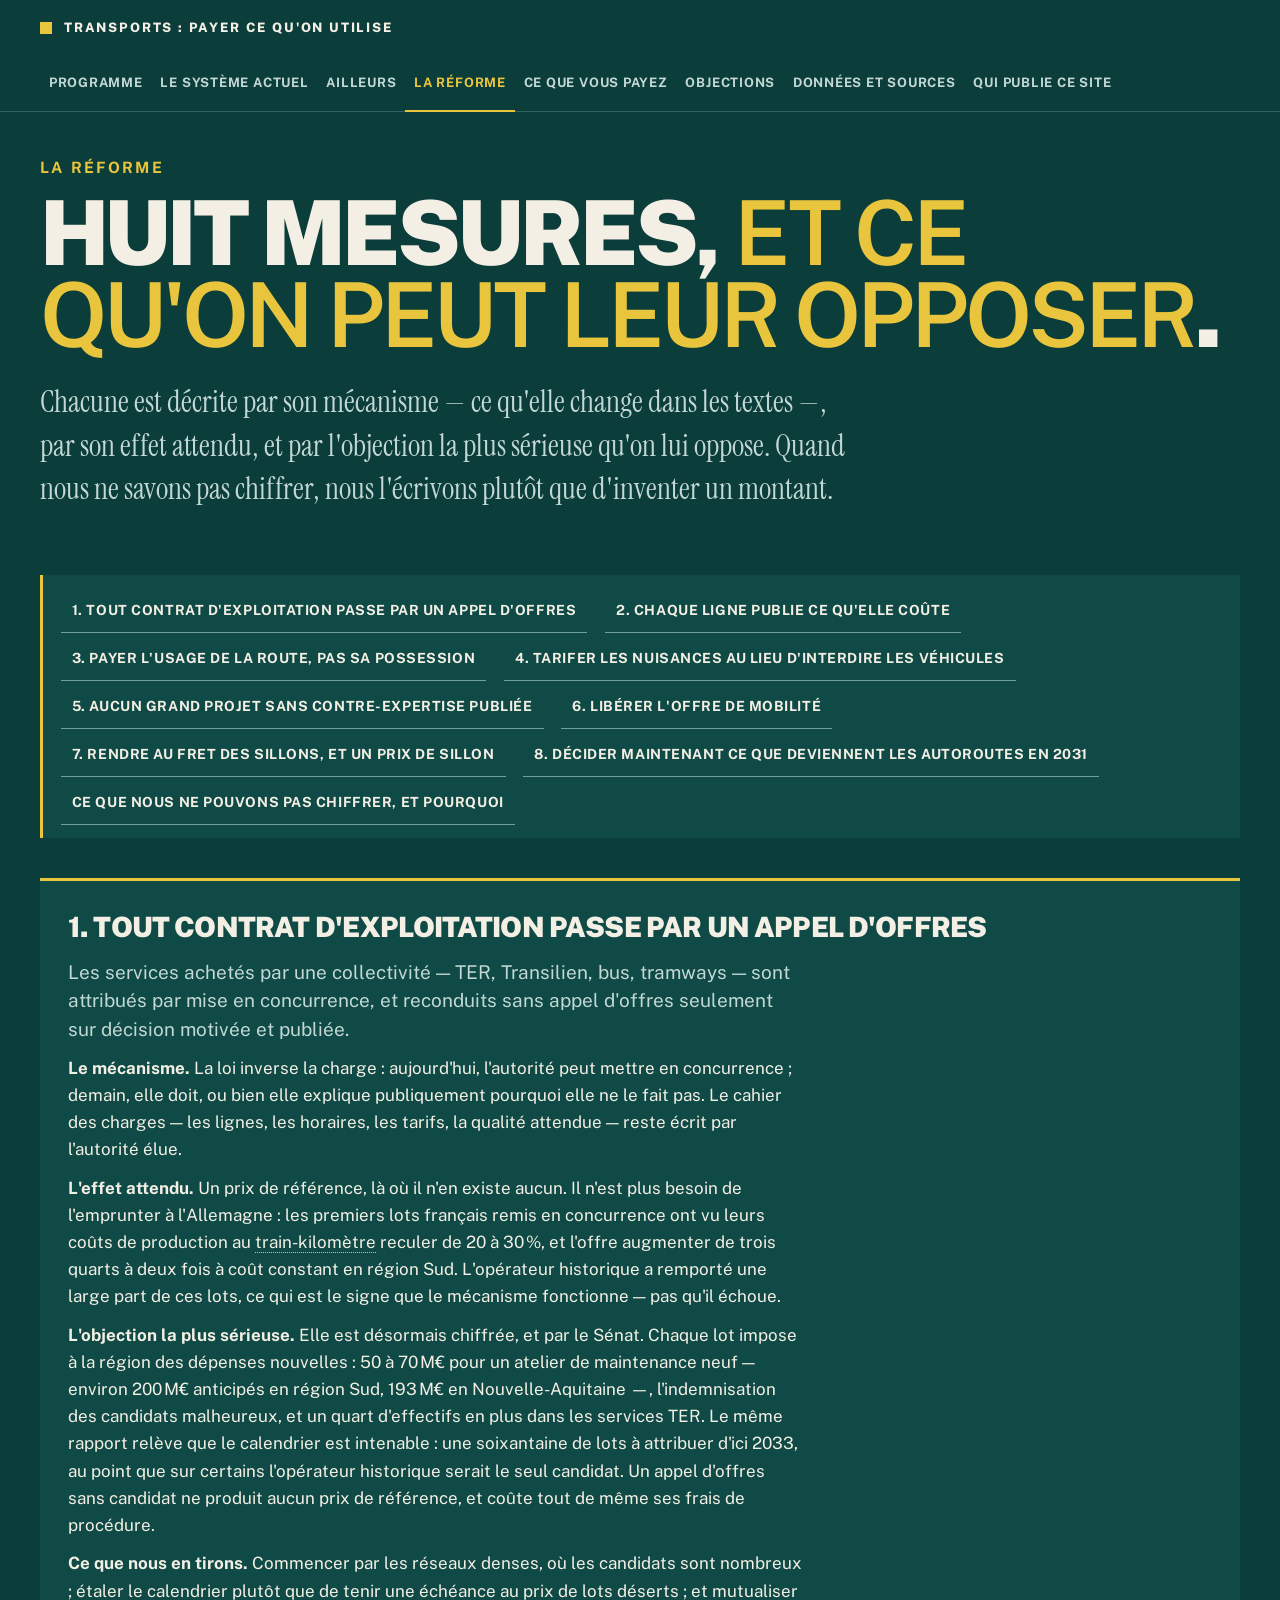
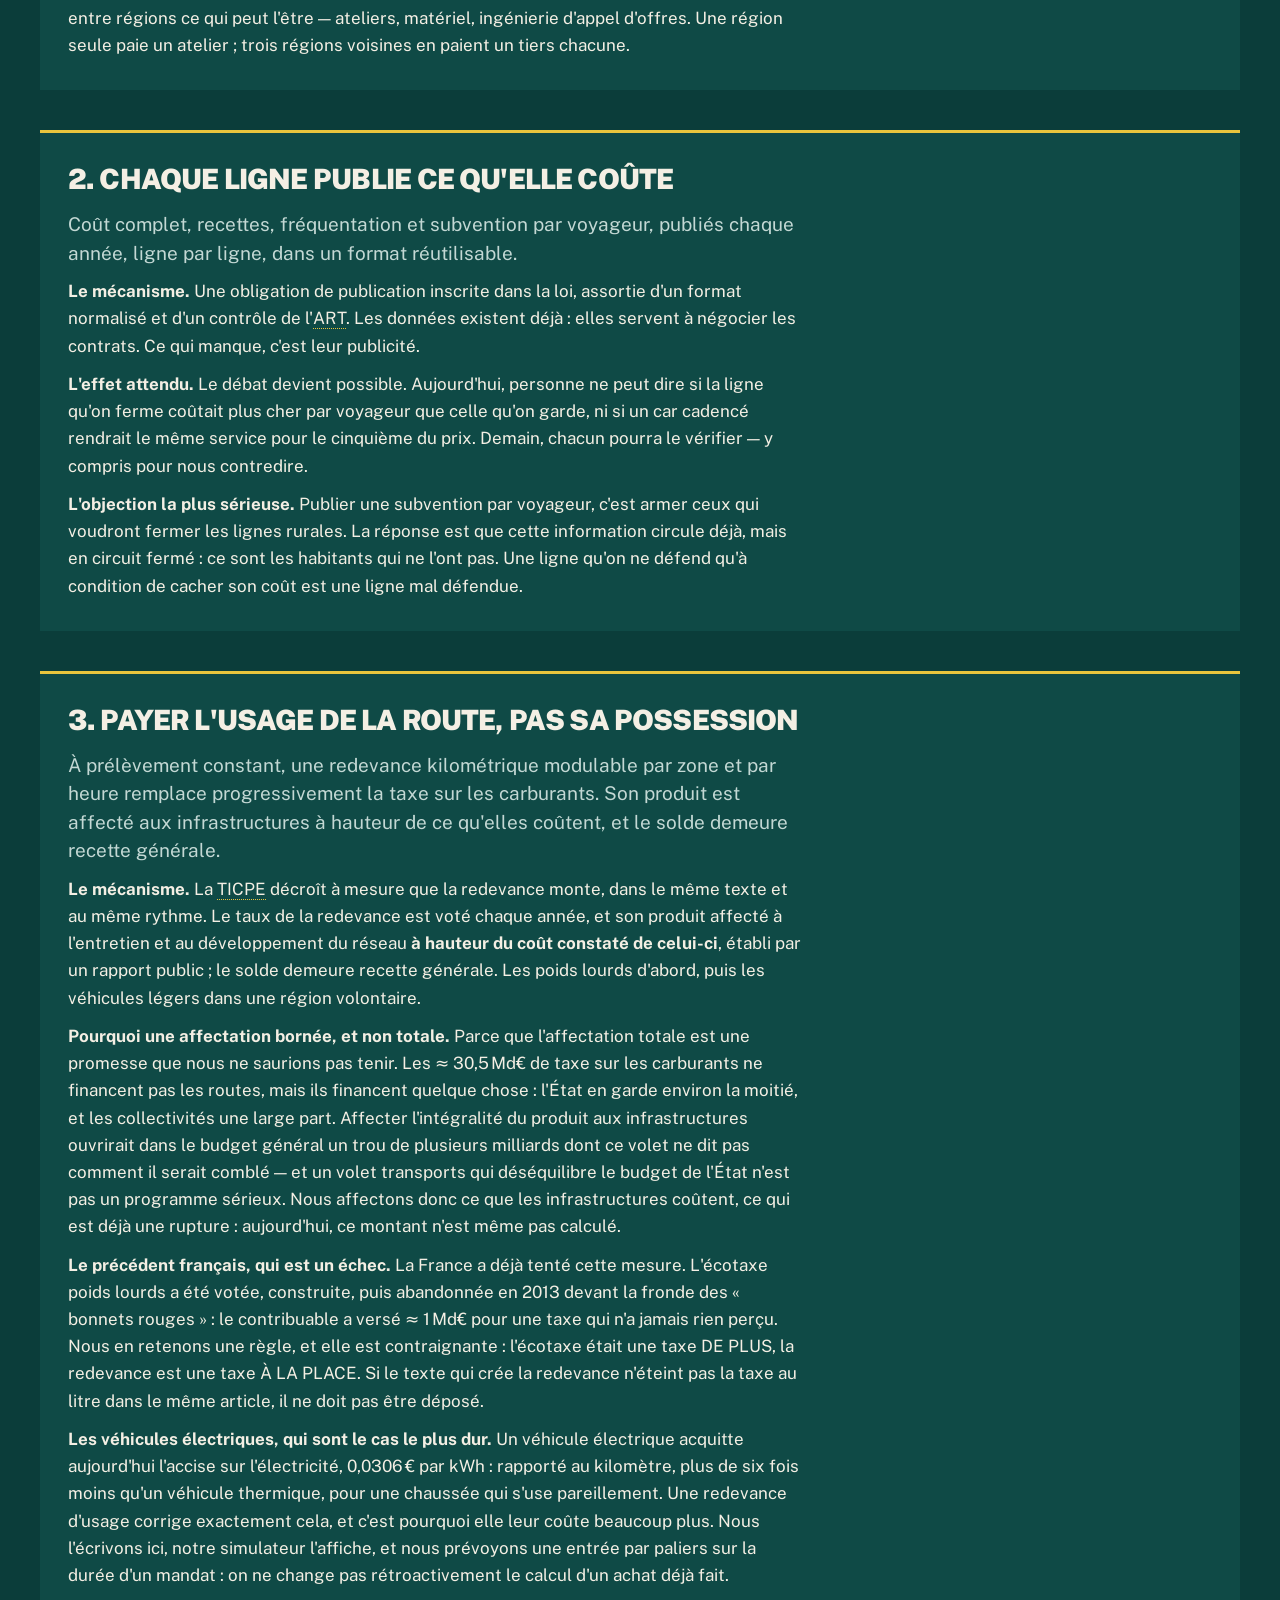
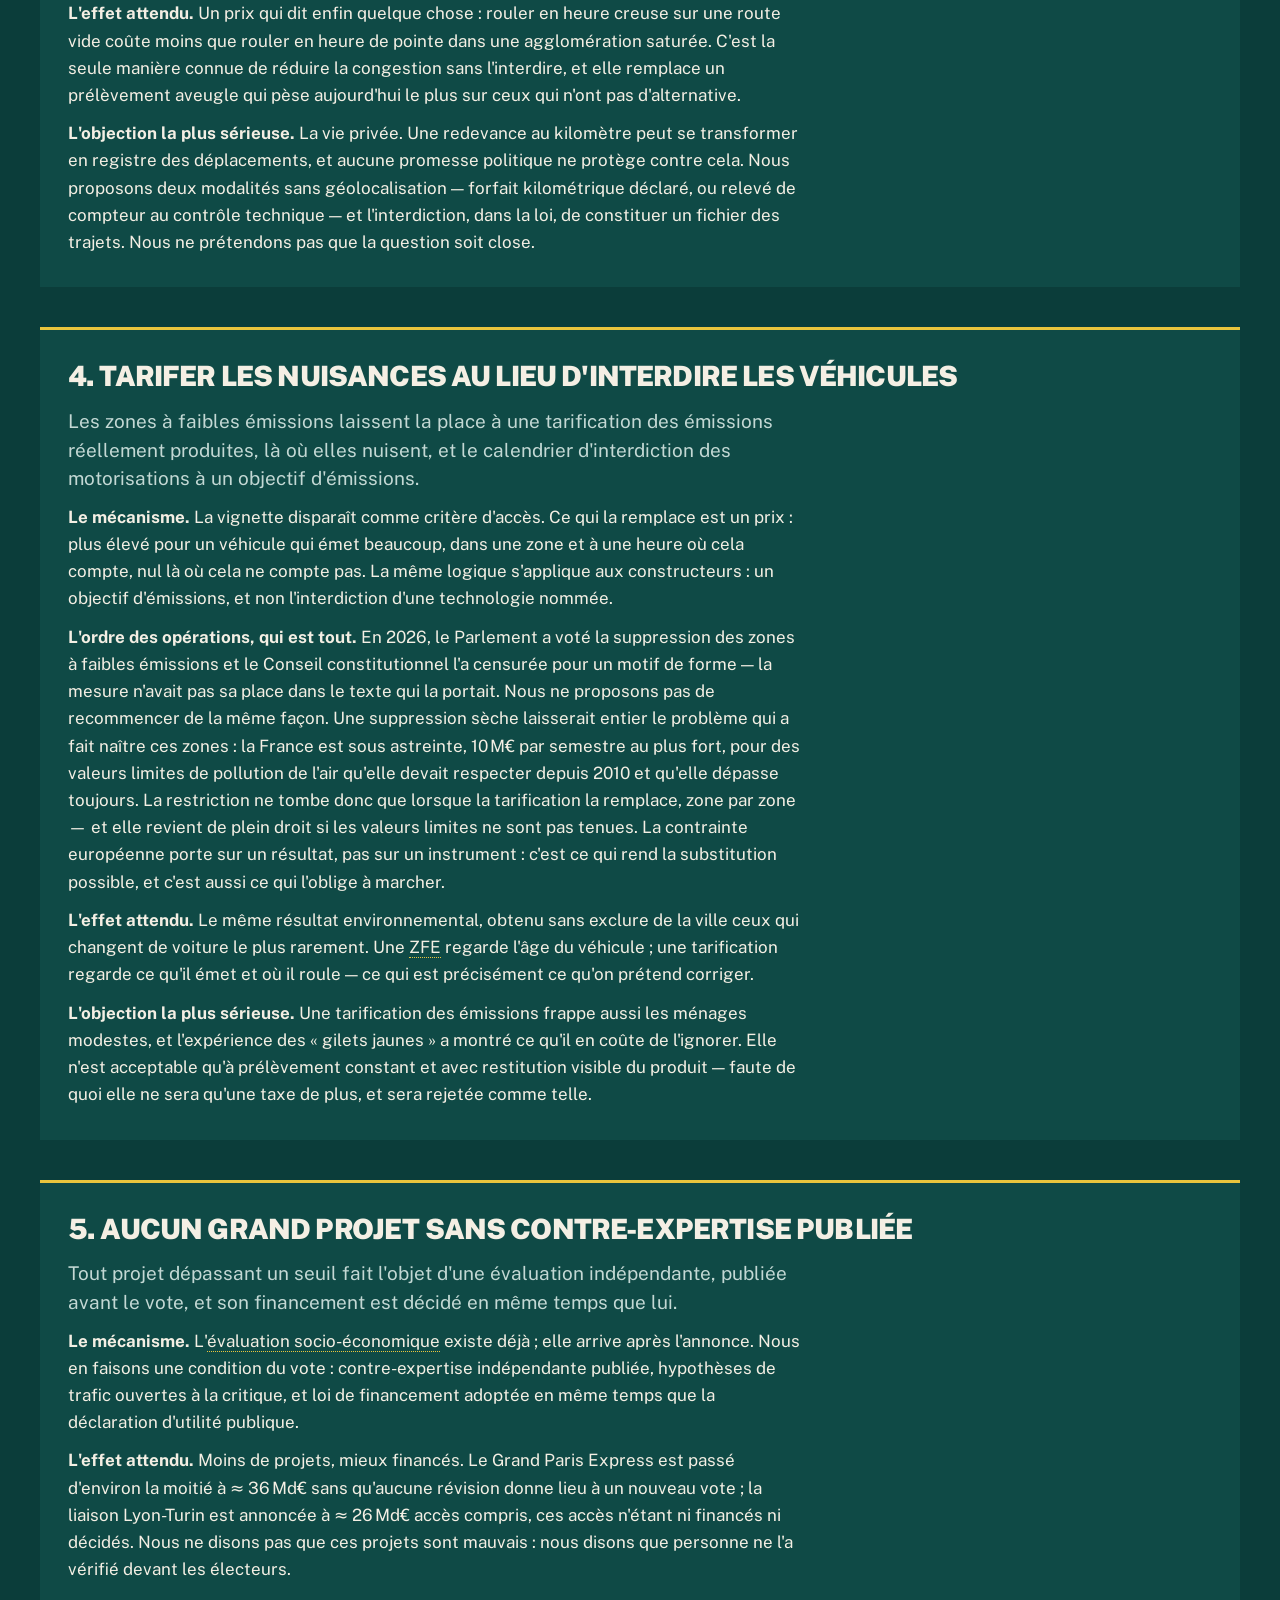
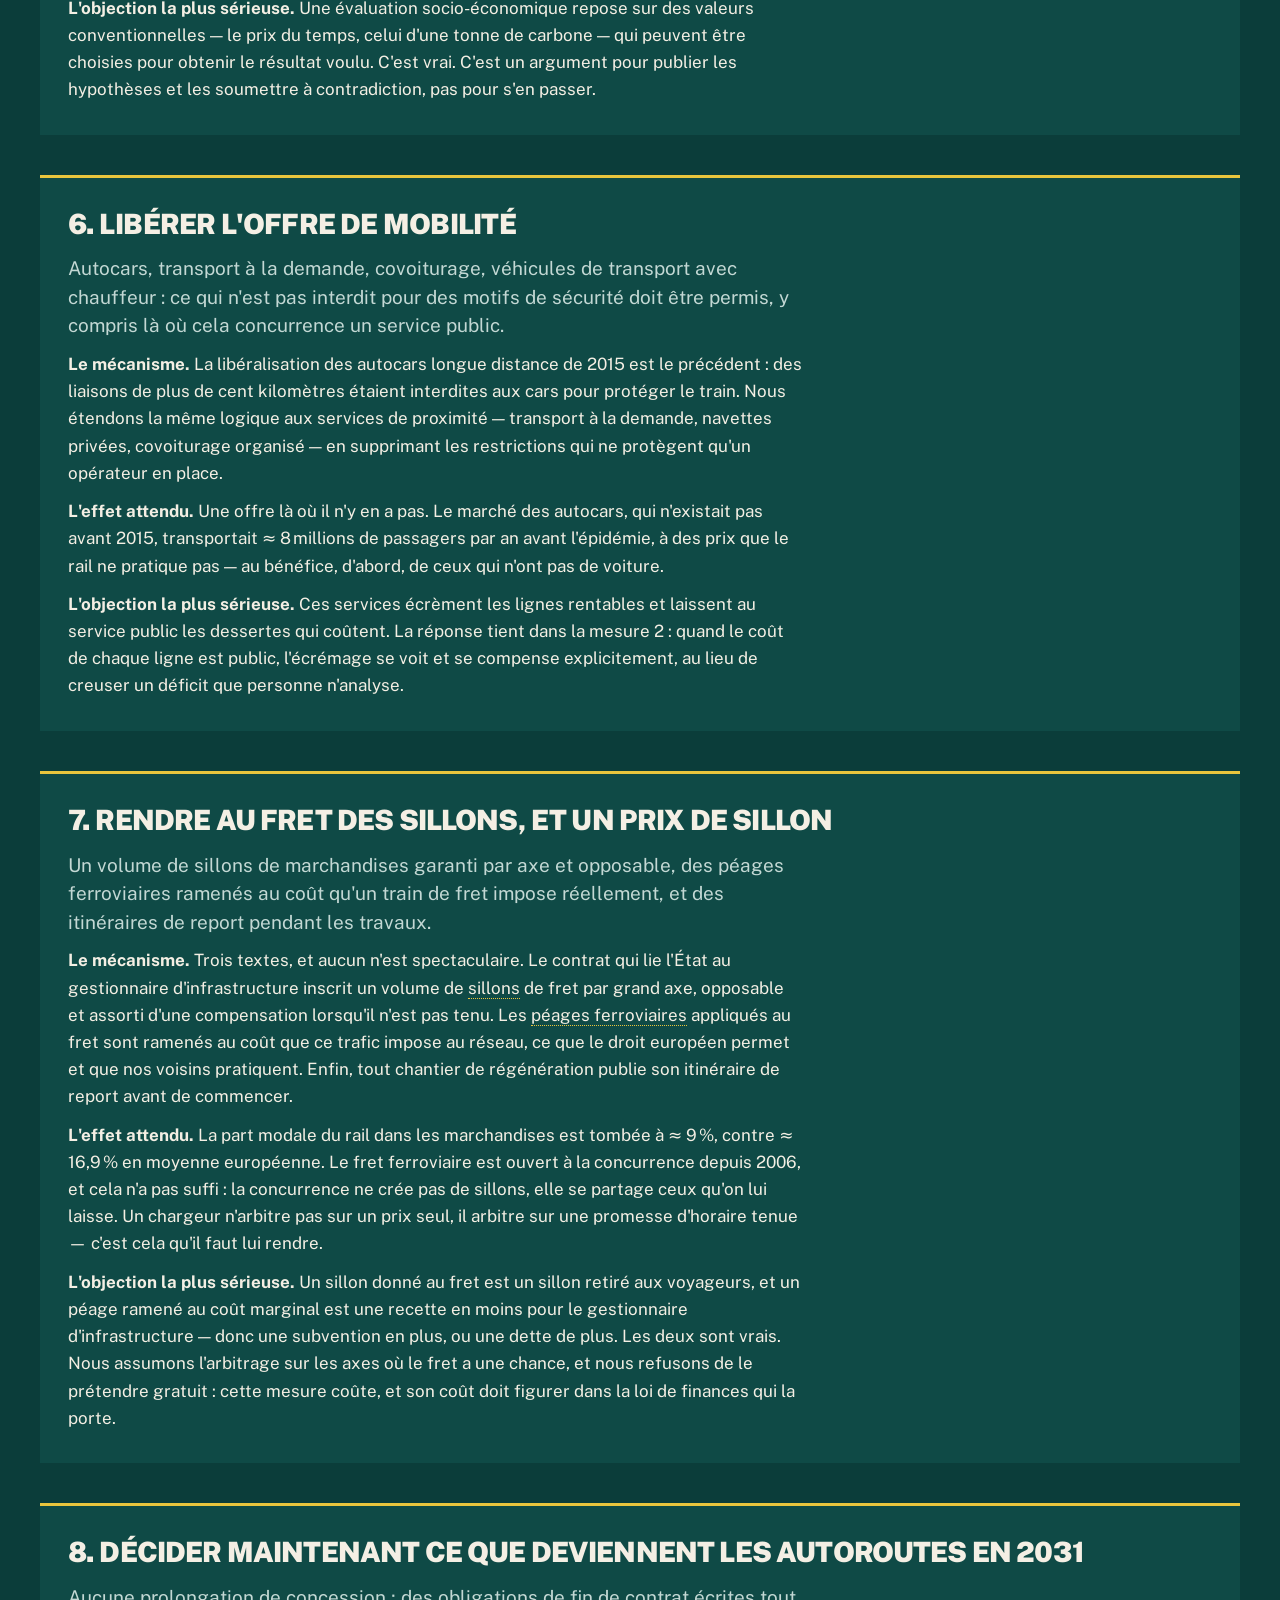
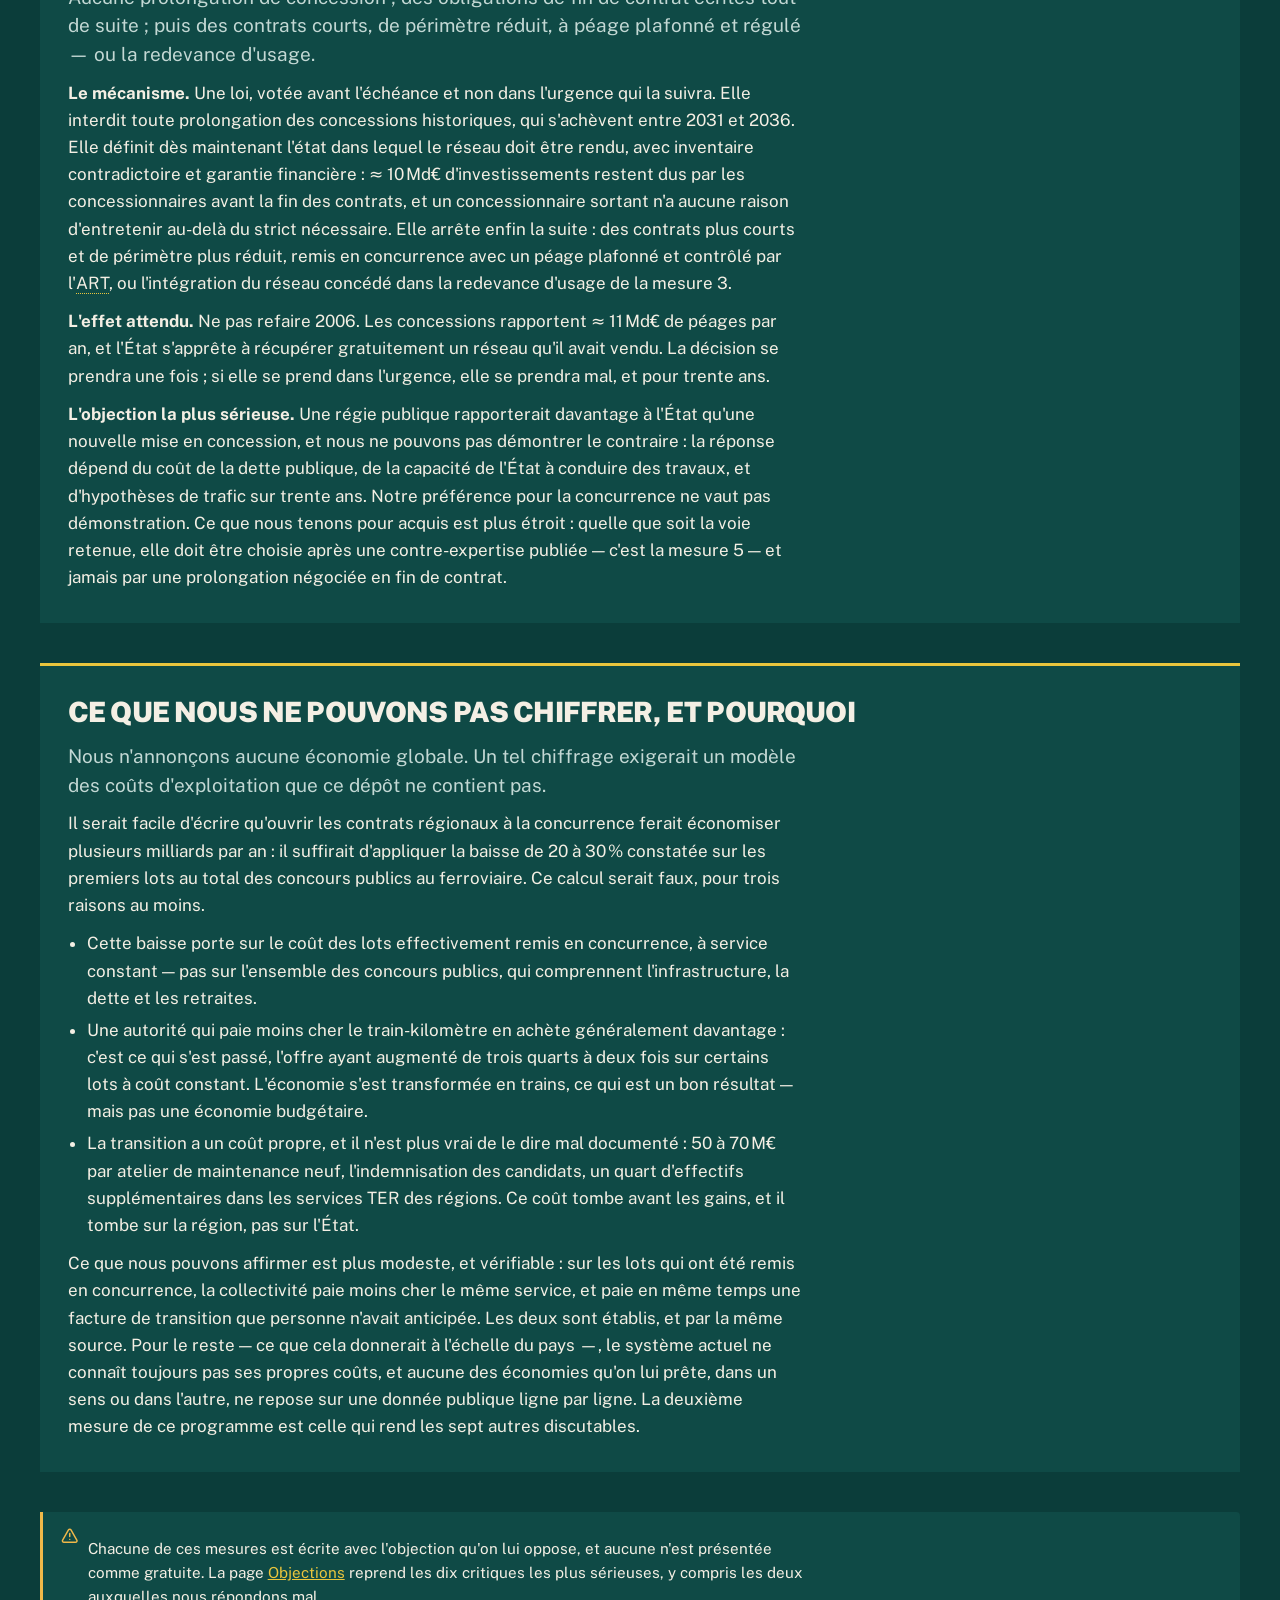
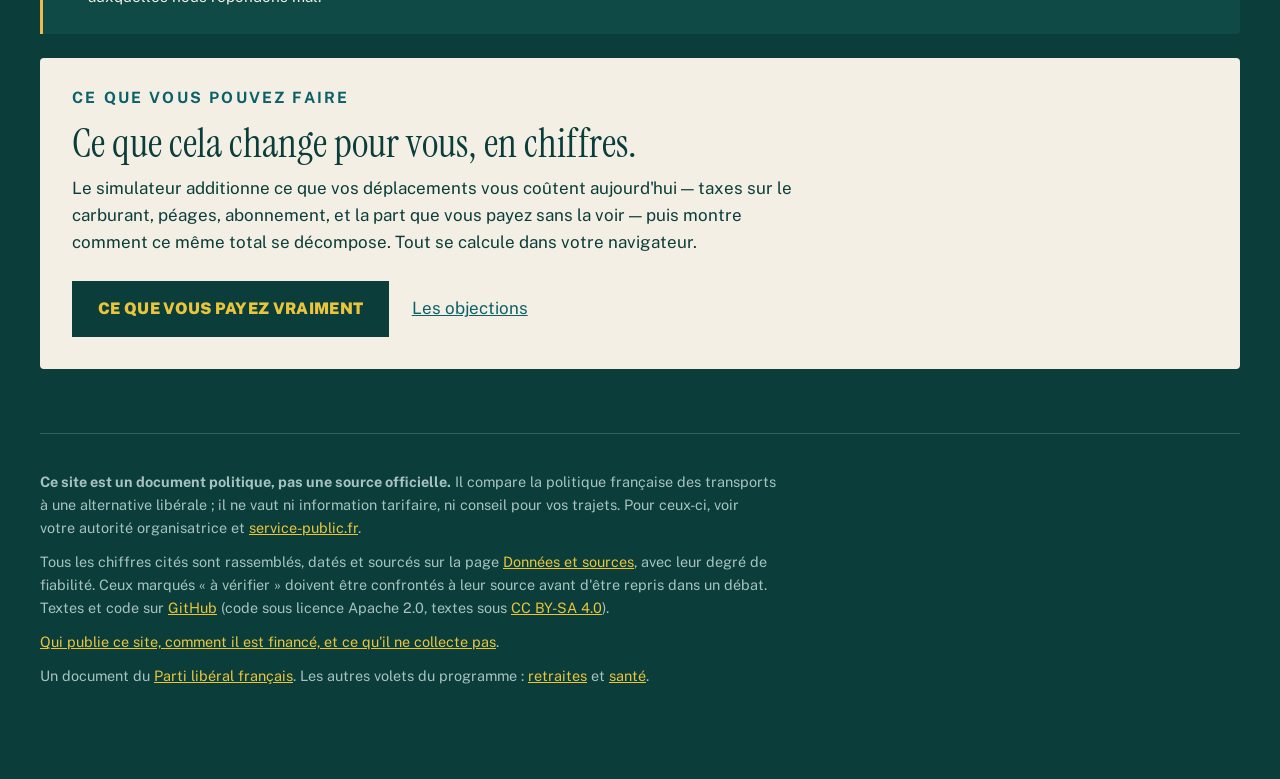
<file: reforme.html>
<!doctype html>
<html lang="fr">
<head>
<meta charset="utf-8">
<meta name="viewport" content="width=device-width, initial-scale=1">
<!-- La couleur du bandeau de tête : sur un téléphone, la barre du navigateur
     la reprend, et la page commence où elle commence. -->
<meta name="theme-color" content="#0b3d3a">
<title>La réforme, en huit mesures</title>
<meta name="description" content="Mettre chaque contrat d&#x27;exploitation en appel d&#x27;offres, publier le coût de chaque ligne, payer l&#x27;usage de la route plutôt que sa possession, tarifer les nuisances, contre-expertiser les grands projets avant de les voter, libérer l&#x27;offre de mobilité, rendre des sillons au fret, et décider maintenant du sort des autoroutes en 2031.">
<link rel="icon" href="moteur/icone.svg" type="image/svg+xml">
<link rel="apple-touch-icon" href="moteur/icone.svg">
<link rel="stylesheet" href="moteur/style.css">
<!-- Écrit par scripts/construire_site.py depuis src/transports/. Ne pas
     modifier ici : la prochaine construction effacerait la correction. -->
</head>
<body>
<a class="evitement" href="#contenu">Aller au contenu</a>
<header class="bandeau"><div class="interieur">
  <p class="nom"><a href="index.html"><svg class="icone" viewBox="0 0 24 24" fill="none" stroke="currentColor" stroke-width="2" stroke-linecap="round" stroke-linejoin="round" aria-hidden="true" focusable="false"><path d="M8 3.1V7a4 4 0 0 0 8 0V3.1" /><path d="m9 15-1-1" /><path d="m15 15 1-1" /><path d="M9 19c-2.8 0-5-2.2-5-5v-4a8 8 0 0 1 16 0v4c0 2.8-2.2 5-5 5Z" /><path d="m8 19-2 3" /><path d="m16 19 2 3" /></svg><span>Transports : payer ce qu&#x27;on utilise</span></a></p>
  <nav aria-label="Navigation principale"><span class="groupe"><span class="etiquette">Le programme</span><span class="liens"><a href="index.html">Programme</a></span></span><span class="groupe"><span class="etiquette">Le constat</span><span class="liens"><a href="diagnostic.html">Le système actuel</a><a href="comparaisons.html">Ailleurs</a></span></span><span class="groupe"><span class="etiquette">L&#x27;alternative</span><span class="liens"><a href="reforme.html" aria-current="page">La réforme</a><a href="simulateur.html">Ce que vous payez</a><a href="objections.html">Objections</a></span></span><span class="groupe"><span class="etiquette">La confiance</span><span class="liens"><a href="donnees.html">Données et sources</a><a href="mentions.html">Qui publie ce site</a></span></span></nav>
</div></header>
<main id="contenu" tabindex="-1">

<div class="affiche"><p class="surtitre">La réforme</p><h1>Huit mesures, <strong class="cle-texte">et ce qu'on peut leur opposer</strong>.</h1><p class="chapeau">Chacune est décrite par son mécanisme — ce qu'elle change dans les textes —, par son effet attendu, et par l'objection la plus sérieuse qu'on lui oppose. Quand nous ne savons pas chiffrer, nous l'écrivons plutôt que d'inventer un montant.</p></div>

<nav class="plan" aria-label="Dans cette page"><p class="etiquette">Dans cette page</p><ol><li><a href="#concurrence" data-vers="concurrence">1. Tout contrat d&#x27;exploitation passe par un appel d&#x27;offres</a></li><li><a href="#transparence" data-vers="transparence">2. Chaque ligne publie ce qu&#x27;elle coûte</a></li><li><a href="#usage" data-vers="usage">3. Payer l&#x27;usage de la route, pas sa possession</a></li><li><a href="#tarification" data-vers="tarification">4. Tarifer les nuisances au lieu d&#x27;interdire les véhicules</a></li><li><a href="#projets-evaluation" data-vers="projets-evaluation">5. Aucun grand projet sans contre-expertise publiée</a></li><li><a href="#offre" data-vers="offre">6. Libérer l&#x27;offre de mobilité</a></li><li><a href="#fret-mesure" data-vers="fret-mesure">7. Rendre au fret des sillons, et un prix de sillon</a></li><li><a href="#autoroutes-mesure" data-vers="autoroutes-mesure">8. Décider maintenant ce que deviennent les autoroutes en 2031</a></li><li><a href="#financement" data-vers="financement">Ce que nous ne pouvons pas chiffrer, et pourquoi</a></li></ol></nav>

<section class="cle" id="concurrence" tabindex="-1"><h3>1. Tout contrat d&#x27;exploitation passe par un appel d&#x27;offres</h3><p class="reponse">Les services achetés par une collectivité — TER, Transilien, bus, tramways — sont attribués par mise en concurrence, et reconduits sans appel d'offres seulement sur décision motivée et publiée.</p>
<p><strong>Le mécanisme.</strong> La loi inverse la charge : aujourd'hui,
l'autorité peut mettre en concurrence ; demain, elle doit, ou bien elle
explique publiquement pourquoi elle ne le fait pas. Le cahier des charges — les
lignes, les horaires, les tarifs, la qualité attendue — reste écrit par
l'autorité élue.</p>
<p><strong>L'effet attendu.</strong> Un prix de référence, là où il n'en existe
aucun. Il n'est plus besoin de l'emprunter à l'Allemagne : les premiers lots
français remis en concurrence ont vu leurs coûts de production au
<span class="mot"><span class="terme" role="button" tabindex="0" aria-expanded="false">train-kilomètre</span><span class="bulle" role="note" hidden>L&#x27;unité de production ferroviaire : un train qui parcourt un kilomètre. Les coûts d&#x27;exploitation se comparent d&#x27;un réseau à l&#x27;autre en euros par train-kilomètre, à service comparable.</span></span> reculer de 20 à 30 %, et l'offre
augmenter de trois quarts à deux fois à coût constant en région Sud.
L'opérateur historique a remporté une large part de ces lots, ce qui est le
signe que le mécanisme fonctionne — pas qu'il échoue.</p>
<p><strong>L'objection la plus sérieuse.</strong> Elle est désormais chiffrée,
et par le Sénat. Chaque lot impose à la région des dépenses nouvelles :
50 à 70 M€ pour un atelier de maintenance neuf — environ
200 M€ anticipés en région Sud, 193 M€ en Nouvelle-Aquitaine —,
l'indemnisation des candidats malheureux, et un quart d'effectifs en plus dans
les services TER. Le même rapport relève que le calendrier est intenable :
une soixantaine de lots à attribuer d'ici 2033, au point que sur certains
l'opérateur historique serait le seul candidat. Un appel d'offres sans
candidat ne produit aucun prix de référence, et coûte tout de même ses frais
de procédure.</p>
<p><strong>Ce que nous en tirons.</strong> Commencer par les réseaux denses,
où les candidats sont nombreux ; étaler le calendrier plutôt que de tenir une
échéance au prix de lots déserts ; et mutualiser entre régions ce qui peut
l'être — ateliers, matériel, ingénierie d'appel d'offres. Une région seule
paie un atelier ; trois régions voisines en paient un tiers chacune.</p></section>
<section class="cle" id="transparence" tabindex="-1"><h3>2. Chaque ligne publie ce qu&#x27;elle coûte</h3><p class="reponse">Coût complet, recettes, fréquentation et subvention par voyageur, publiés chaque année, ligne par ligne, dans un format réutilisable.</p>
<p><strong>Le mécanisme.</strong> Une obligation de publication inscrite dans
la loi, assortie d'un format normalisé et d'un contrôle de l'<span class="mot"><span class="terme" role="button" tabindex="0" aria-expanded="false">ART</span><span class="bulle" role="note" hidden>Autorité de régulation des transports : le régulateur indépendant du ferroviaire, des autoroutes concédées, des autocars et des aéroports. Elle contrôle l&#x27;accès au réseau et publie les données que les opérateurs préféreraient garder.</span></span>.
Les données existent déjà : elles servent à négocier les contrats. Ce qui
manque, c'est leur publicité.</p>
<p><strong>L'effet attendu.</strong> Le débat devient possible. Aujourd'hui,
personne ne peut dire si la ligne qu'on ferme coûtait plus cher par voyageur
que celle qu'on garde, ni si un car cadencé rendrait le même service pour le
cinquième du prix. Demain, chacun pourra le vérifier — y compris pour nous
contredire.</p>
<p><strong>L'objection la plus sérieuse.</strong> Publier une subvention par
voyageur, c'est armer ceux qui voudront fermer les lignes rurales. La réponse
est que cette information circule déjà, mais en circuit fermé : ce sont les
habitants qui ne l'ont pas. Une ligne qu'on ne défend qu'à condition de cacher
son coût est une ligne mal défendue.</p></section>
<section class="cle" id="usage" tabindex="-1"><h3>3. Payer l&#x27;usage de la route, pas sa possession</h3><p class="reponse">À prélèvement constant, une redevance kilométrique modulable par zone et par heure remplace progressivement la taxe sur les carburants. Son produit est affecté aux infrastructures à hauteur de ce qu'elles coûtent, et le solde demeure recette générale.</p>
<p><strong>Le mécanisme.</strong> La <span class="mot"><span class="terme" role="button" tabindex="0" aria-expanded="false">TICPE</span><span class="bulle" role="note" hidden>Taxe intérieure de consommation sur les produits énergétiques : l&#x27;accise sur les carburants. Elle est due au litre, quel que soit l&#x27;endroit et l&#x27;heure où l&#x27;on roule, et son produit va au budget général — elle ne finance donc pas les routes.</span></span> décroît à mesure que
la redevance monte, dans le même texte et au même rythme. Le taux de la
redevance est voté chaque année, et son produit affecté à l'entretien et au
développement du réseau <strong>à hauteur du coût constaté de celui-ci</strong>,
établi par un rapport public ; le solde demeure recette générale. Les poids
lourds d'abord, puis les véhicules légers dans une région volontaire.</p>
<p><strong>Pourquoi une affectation bornée, et non totale.</strong> Parce que
l'affectation totale est une promesse que nous ne saurions pas tenir. Les
≈ 30,5 Md€ de taxe sur les carburants ne financent pas les routes, mais ils
financent quelque chose : l'État en garde environ la moitié, et les
collectivités une large part. Affecter l'intégralité du produit aux
infrastructures ouvrirait dans le budget général un trou de plusieurs
milliards dont ce volet ne dit pas comment il serait comblé — et un volet
transports qui déséquilibre le budget de l'État n'est pas un programme
sérieux. Nous affectons donc ce que les infrastructures coûtent, ce qui est
déjà une rupture : aujourd'hui, ce montant n'est même pas calculé.</p>
<p><strong>Le précédent français, qui est un échec.</strong> La France a déjà
tenté cette mesure. L'écotaxe poids lourds a été votée, construite, puis
abandonnée en 2013 devant la fronde des « bonnets rouges » : le contribuable a
versé ≈ 1 Md€ pour une taxe qui n'a jamais rien perçu. Nous en
retenons une règle, et elle est contraignante : l'écotaxe était une taxe DE
PLUS, la redevance est une taxe À LA PLACE. Si le texte qui crée la redevance
n'éteint pas la taxe au litre dans le même article, il ne doit pas être
déposé.</p>
<p><strong>Les véhicules électriques, qui sont le cas le plus dur.</strong> Un
véhicule électrique acquitte aujourd'hui l'accise sur l'électricité,
0,0306 € par kWh : rapporté au kilomètre, plus de six fois moins
qu'un véhicule thermique, pour une chaussée qui s'use pareillement. Une
redevance d'usage corrige exactement cela, et c'est pourquoi elle leur coûte
beaucoup plus. Nous l'écrivons ici, notre simulateur l'affiche, et nous
prévoyons une entrée par paliers sur la durée d'un mandat : on ne change pas
rétroactivement le calcul d'un achat déjà fait.</p>
<p><strong>L'effet attendu.</strong> Un prix qui dit enfin quelque chose :
rouler en heure creuse sur une route vide coûte moins que rouler en heure de
pointe dans une agglomération saturée. C'est la seule manière connue de
réduire la congestion sans l'interdire, et elle remplace un prélèvement
aveugle qui pèse aujourd'hui le plus sur ceux qui n'ont pas d'alternative.</p>
<p><strong>L'objection la plus sérieuse.</strong> La vie privée. Une redevance
au kilomètre peut se transformer en registre des déplacements, et aucune
promesse politique ne protège contre cela. Nous proposons deux modalités sans
géolocalisation — forfait kilométrique déclaré, ou relevé de compteur au
contrôle technique — et l'interdiction, dans la loi, de constituer un fichier
des trajets. Nous ne prétendons pas que la question soit close.</p></section>
<section class="cle" id="tarification" tabindex="-1"><h3>4. Tarifer les nuisances au lieu d&#x27;interdire les véhicules</h3><p class="reponse">Les zones à faibles émissions laissent la place à une tarification des émissions réellement produites, là où elles nuisent, et le calendrier d'interdiction des motorisations à un objectif d'émissions.</p>
<p><strong>Le mécanisme.</strong> La vignette disparaît comme critère d'accès.
Ce qui la remplace est un prix : plus élevé pour un véhicule qui émet beaucoup,
dans une zone et à une heure où cela compte, nul là où cela ne compte pas. La
même logique s'applique aux constructeurs : un objectif d'émissions, et non
l'interdiction d'une technologie nommée.</p>
<p><strong>L'ordre des opérations, qui est tout.</strong> En 2026, le Parlement
a voté la suppression des zones à faibles émissions et le Conseil
constitutionnel l'a censurée pour un motif de forme — la mesure n'avait pas sa
place dans le texte qui la portait. Nous ne proposons pas de recommencer de la
même façon. Une suppression sèche laisserait entier le problème qui a fait
naître ces zones : la France est sous astreinte, 10 M€ par semestre au plus
fort, pour des valeurs limites de pollution de l'air qu'elle devait respecter
depuis 2010 et qu'elle dépasse toujours. La restriction ne tombe donc que
lorsque la tarification la remplace, zone par zone — et elle revient de plein
droit si les valeurs limites ne sont pas tenues. La contrainte européenne
porte sur un résultat, pas sur un instrument : c'est ce qui rend la
substitution possible, et c'est aussi ce qui l'oblige à marcher.</p>
<p><strong>L'effet attendu.</strong> Le même résultat environnemental, obtenu
sans exclure de la ville ceux qui changent de voiture le plus rarement. Une
<span class="mot"><span class="terme" role="button" tabindex="0" aria-expanded="false">ZFE</span><span class="bulle" role="note" hidden>Zone à faibles émissions : un périmètre urbain où la circulation est interdite aux véhicules trop anciens, classés par vignette. L&#x27;interdiction porte sur l&#x27;âge du véhicule, pas sur l&#x27;usage qu&#x27;on en fait : rouler mille kilomètres par an dans une vieille voiture y est interdit, en faire trente mille dans une neuve ne l&#x27;est pas.</span></span> regarde l'âge du véhicule ; une tarification regarde ce qu'il
émet et où il roule — ce qui est précisément ce qu'on prétend corriger.</p>
<p><strong>L'objection la plus sérieuse.</strong> Une tarification des
émissions frappe aussi les ménages modestes, et l'expérience des
« gilets jaunes » a montré ce qu'il en coûte de l'ignorer. Elle n'est
acceptable qu'à prélèvement constant et avec restitution visible du produit —
faute de quoi elle ne sera qu'une taxe de plus, et sera rejetée comme
telle.</p></section>
<section class="cle" id="projets-evaluation" tabindex="-1"><h3>5. Aucun grand projet sans contre-expertise publiée</h3><p class="reponse">Tout projet dépassant un seuil fait l'objet d'une évaluation indépendante, publiée avant le vote, et son financement est décidé en même temps que lui.</p>
<p><strong>Le mécanisme.</strong> L'<span class="mot"><span class="terme" role="button" tabindex="0" aria-expanded="false">évaluation socio-économique</span><span class="bulle" role="note" hidden>Le calcul qui compare ce qu&#x27;un projet coûte à ce qu&#x27;il rapporte à la collectivité — temps gagné, accidents évités, émissions. Elle est obligatoire pour les grands projets, et son résultat n&#x27;a presque jamais empêché une décision déjà prise.</span></span>
existe déjà ; elle arrive après l'annonce. Nous en faisons une condition du
vote : contre-expertise indépendante publiée, hypothèses de trafic ouvertes à
la critique, et loi de financement adoptée en même temps que la
déclaration d'utilité publique.</p>
<p><strong>L'effet attendu.</strong> Moins de projets, mieux financés. Le
Grand Paris Express est passé d'environ la moitié à ≈ 36 Md€
sans qu'aucune révision donne lieu à un nouveau vote ; la liaison Lyon-Turin
est annoncée à ≈ 26 Md€ accès compris, ces accès n'étant ni financés
ni décidés. Nous ne disons pas que ces projets sont mauvais : nous disons que
personne ne l'a vérifié devant les électeurs.</p>
<p><strong>L'objection la plus sérieuse.</strong> Une évaluation
socio-économique repose sur des valeurs conventionnelles — le prix du temps,
celui d'une tonne de carbone — qui peuvent être choisies pour obtenir le
résultat voulu. C'est vrai. C'est un argument pour publier les hypothèses et
les soumettre à contradiction, pas pour s'en passer.</p></section>
<section class="cle" id="offre" tabindex="-1"><h3>6. Libérer l&#x27;offre de mobilité</h3><p class="reponse">Autocars, transport à la demande, covoiturage, véhicules de transport avec chauffeur : ce qui n'est pas interdit pour des motifs de sécurité doit être permis, y compris là où cela concurrence un service public.</p>
<p><strong>Le mécanisme.</strong> La libéralisation des autocars longue
distance de 2015 est le précédent : des liaisons de plus de cent kilomètres
étaient interdites aux cars pour protéger le train. Nous étendons la même
logique aux services de proximité — transport à la demande, navettes privées,
covoiturage organisé — en supprimant les restrictions qui ne protègent qu'un
opérateur en place.</p>
<p><strong>L'effet attendu.</strong> Une offre là où il n'y en a pas. Le marché
des autocars, qui n'existait pas avant 2015, transportait
≈ 8 millions de passagers par an avant l'épidémie, à des prix
que le rail ne pratique pas — au bénéfice, d'abord, de ceux qui n'ont pas de
voiture.</p>
<p><strong>L'objection la plus sérieuse.</strong> Ces services écrèment les
lignes rentables et laissent au service public les dessertes qui coûtent. La
réponse tient dans la mesure 2 : quand le coût de chaque ligne est public,
l'écrémage se voit et se compense explicitement, au lieu de creuser un déficit
que personne n'analyse.</p></section>
<section class="cle" id="fret-mesure" tabindex="-1"><h3>7. Rendre au fret des sillons, et un prix de sillon</h3><p class="reponse">Un volume de sillons de marchandises garanti par axe et opposable, des péages ferroviaires ramenés au coût qu'un train de fret impose réellement, et des itinéraires de report pendant les travaux.</p>
<p><strong>Le mécanisme.</strong> Trois textes, et aucun n'est spectaculaire.
Le contrat qui lie l'État au gestionnaire d'infrastructure inscrit un volume de
<span class="mot"><span class="terme" role="button" tabindex="0" aria-expanded="false">sillons</span><span class="bulle" role="note" hidden>Le droit de faire circuler un train donné, à une heure donnée, sur un itinéraire donné. C&#x27;est l&#x27;unité rare du chemin de fer : une voie n&#x27;a qu&#x27;un nombre limité de sillons par jour, et les attribuer, c&#x27;est arbitrer entre les voyageurs, les marchandises et les travaux d&#x27;entretien.</span></span> de fret par grand axe, opposable et
assorti d'une compensation lorsqu'il n'est pas tenu. Les
<span class="mot"><span class="terme" role="button" tabindex="0" aria-expanded="false">péages ferroviaires</span><span class="bulle" role="note" hidden>La redevance que l&#x27;exploitant d&#x27;un train verse au gestionnaire de l&#x27;infrastructure pour emprunter la voie. En France, elle est parmi les plus élevées d&#x27;Europe, et c&#x27;est l&#x27;un des obstacles à l&#x27;entrée de nouveaux opérateurs.</span></span> appliqués au fret sont
ramenés au coût que ce trafic impose au réseau, ce que le droit européen permet
et que nos voisins pratiquent. Enfin, tout chantier de régénération publie son
itinéraire de report avant de commencer.</p>
<p><strong>L'effet attendu.</strong> La part modale du rail dans les
marchandises est tombée à ≈ 9 %, contre ≈ 16,9 % en
moyenne européenne. Le fret ferroviaire est ouvert à la concurrence depuis
2006, et cela n'a pas suffi : la concurrence ne crée pas de sillons, elle se
partage ceux qu'on lui laisse. Un chargeur n'arbitre pas sur un prix seul, il
arbitre sur une promesse d'horaire tenue — c'est cela qu'il faut lui rendre.</p>
<p><strong>L'objection la plus sérieuse.</strong> Un sillon donné au fret est
un sillon retiré aux voyageurs, et un péage ramené au coût marginal est une
recette en moins pour le gestionnaire d'infrastructure — donc une subvention en
plus, ou une dette de plus. Les deux sont vrais. Nous assumons l'arbitrage sur
les axes où le fret a une chance, et nous refusons de le prétendre gratuit :
cette mesure coûte, et son coût doit figurer dans la loi de finances qui la
porte.</p></section>
<section class="cle" id="autoroutes-mesure" tabindex="-1"><h3>8. Décider maintenant ce que deviennent les autoroutes en 2031</h3><p class="reponse">Aucune prolongation de concession ; des obligations de fin de contrat écrites tout de suite ; puis des contrats courts, de périmètre réduit, à péage plafonné et régulé — ou la redevance d'usage.</p>
<p><strong>Le mécanisme.</strong> Une loi, votée avant l'échéance et non dans
l'urgence qui la suivra. Elle interdit toute prolongation des concessions
historiques, qui s'achèvent entre 2031 et 2036. Elle définit dès maintenant
l'état dans lequel le réseau doit être rendu, avec inventaire contradictoire et
garantie financière : ≈ 10 Md€ d'investissements
restent dus par les concessionnaires avant la fin des contrats, et un
concessionnaire sortant n'a aucune raison d'entretenir au-delà du strict
nécessaire. Elle arrête enfin la suite : des contrats plus courts et de
périmètre plus réduit, remis en concurrence avec un péage plafonné et contrôlé
par l'<span class="mot"><span class="terme" role="button" tabindex="0" aria-expanded="false">ART</span><span class="bulle" role="note" hidden>Autorité de régulation des transports : le régulateur indépendant du ferroviaire, des autoroutes concédées, des autocars et des aéroports. Elle contrôle l&#x27;accès au réseau et publie les données que les opérateurs préféreraient garder.</span></span>, ou l'intégration du réseau concédé dans la redevance
d'usage de la mesure 3.</p>
<p><strong>L'effet attendu.</strong> Ne pas refaire 2006. Les concessions
rapportent ≈ 11 Md€ de péages par an, et l'État s'apprête à récupérer
gratuitement un réseau qu'il avait vendu. La décision se prendra une fois ; si
elle se prend dans l'urgence, elle se prendra mal, et pour trente ans.</p>
<p><strong>L'objection la plus sérieuse.</strong> Une régie publique
rapporterait davantage à l'État qu'une nouvelle mise en concession, et nous ne
pouvons pas démontrer le contraire : la réponse dépend du coût de la dette
publique, de la capacité de l'État à conduire des travaux, et d'hypothèses de
trafic sur trente ans. Notre préférence pour la concurrence ne vaut pas
démonstration. Ce que nous tenons pour acquis est plus étroit : quelle que soit
la voie retenue, elle doit être choisie après une contre-expertise publiée —
c'est la mesure 5 — et jamais par une prolongation négociée en fin de
contrat.</p></section>
<section class="cle" id="financement" tabindex="-1"><h3>Ce que nous ne pouvons pas chiffrer, et pourquoi</h3><p class="reponse">Nous n'annonçons aucune économie globale. Un tel chiffrage exigerait un modèle des coûts d'exploitation que ce dépôt ne contient pas.</p>
<p>Il serait facile d'écrire qu'ouvrir les contrats régionaux à la concurrence
ferait économiser plusieurs milliards par an : il suffirait d'appliquer la
baisse de 20 à 30 % constatée sur les premiers lots au total des
concours publics au ferroviaire. Ce calcul serait faux, pour trois raisons
au moins.</p>
<ul class="serree">
  <li>Cette baisse porte sur le coût des lots effectivement remis en
  concurrence, à service constant — pas sur l'ensemble des concours publics,
  qui comprennent l'infrastructure, la dette et les retraites.</li>
  <li>Une autorité qui paie moins cher le train-kilomètre en achète
  généralement davantage : c'est ce qui s'est passé, l'offre ayant augmenté de
  trois quarts à deux fois sur certains lots à coût constant. L'économie s'est
  transformée en trains, ce qui est un bon résultat — mais pas une économie
  budgétaire.</li>
  <li>La transition a un coût propre, et il n'est plus vrai de le dire mal
  documenté : 50 à 70 M€ par atelier de maintenance neuf,
  l'indemnisation des candidats, un quart d'effectifs supplémentaires dans les
  services TER des régions. Ce coût tombe avant les gains, et il tombe sur la
  région, pas sur l'État.</li>
</ul>
<p>Ce que nous pouvons affirmer est plus modeste, et vérifiable : sur les lots
qui ont été remis en concurrence, la collectivité paie moins cher le même
service, et paie en même temps une facture de transition que personne n'avait
anticipée. Les deux sont établis, et par la même source. Pour le reste — ce que
cela donnerait à l'échelle du pays —, le système actuel ne connaît toujours pas
ses propres coûts, et aucune des économies qu'on lui prête, dans un sens ou
dans l'autre, ne repose sur une donnée publique ligne par ligne. La deuxième
mesure de ce programme est celle qui rend les sept autres discutables.</p></section>

<div class="note avertissement"><svg class="icone" viewBox="0 0 24 24" fill="none" stroke="currentColor" stroke-width="2" stroke-linecap="round" stroke-linejoin="round" role="img"><title>Attention</title><path d="m21.73 18-8-14a2 2 0 0 0-3.48 0l-8 14A2 2 0 0 0 4 21h16a2 2 0 0 0 1.73-3" /><path d="M12 9v4" /><path d="M12 17h.01" /></svg><div><p>Chacune de ces mesures est écrite avec l'objection qu'on lui oppose, et aucune n'est présentée comme gratuite. La page <a href='objections.html'>Objections</a> reprend les dix critiques les plus sérieuses, y compris les deux auxquelles nous répondons mal.</p></div></div>

<div class="creme">
<p class="surtitre">Ce que vous pouvez faire</p>
<h2 class="serif" style="margin:0">Ce que cela change pour vous, en chiffres.</h2>
<p>Le simulateur additionne ce que vos déplacements vous coûtent aujourd'hui — taxes sur le carburant, péages, abonnement, et la part que vous payez sans la voir — puis montre comment ce même total se décompose. Tout se calcule dans votre navigateur.</p>
<p class="actions"><a class="bouton" href="simulateur.html">Ce que vous payez vraiment</a><a href="objections.html">Les objections</a></p>
</div>

</main>
<footer>
  <p><strong>Ce site est un document politique, pas une source officielle.</strong>
  Il compare la politique française des transports à une alternative libérale ;
  il ne vaut ni information tarifaire, ni conseil pour vos trajets. Pour ceux-ci,
  voir votre autorité organisatrice et
  <a href="https://www.service-public.fr/">service-public.fr</a>.</p>
  <p>Tous les chiffres cités sont rassemblés, datés et sourcés sur la page
  <a href="donnees.html">Données et sources</a>, avec leur degré de fiabilité.
  Ceux marqués « à vérifier » doivent être confrontés à leur source avant
  d'être repris dans un débat. Textes et code sur
  <a href="https://github.com/g-pliberal/Transports">GitHub</a> (code sous licence Apache 2.0, textes sous
  <a href="https://creativecommons.org/licenses/by-sa/4.0/deed.fr">CC BY-SA 4.0</a>).</p>
  <p><a href="mentions.html">Qui publie ce site, comment il est financé, et
  ce qu'il ne collecte pas</a>.</p>
  <p class="retour-site">Un document du
  <a href="https://partiliberalfrancais.fr/" target="_top">Parti libéral français</a>. Les autres
  volets du programme : <a href="https://github.com/g-pliberal/retraitecomptenotionelle">retraites</a> et
  <a href="https://github.com/g-pliberal/sante">santé</a>.</p>
</footer>
<script type="module" src="moteur/js/site.js"></script>
</body>
</html>
</file>
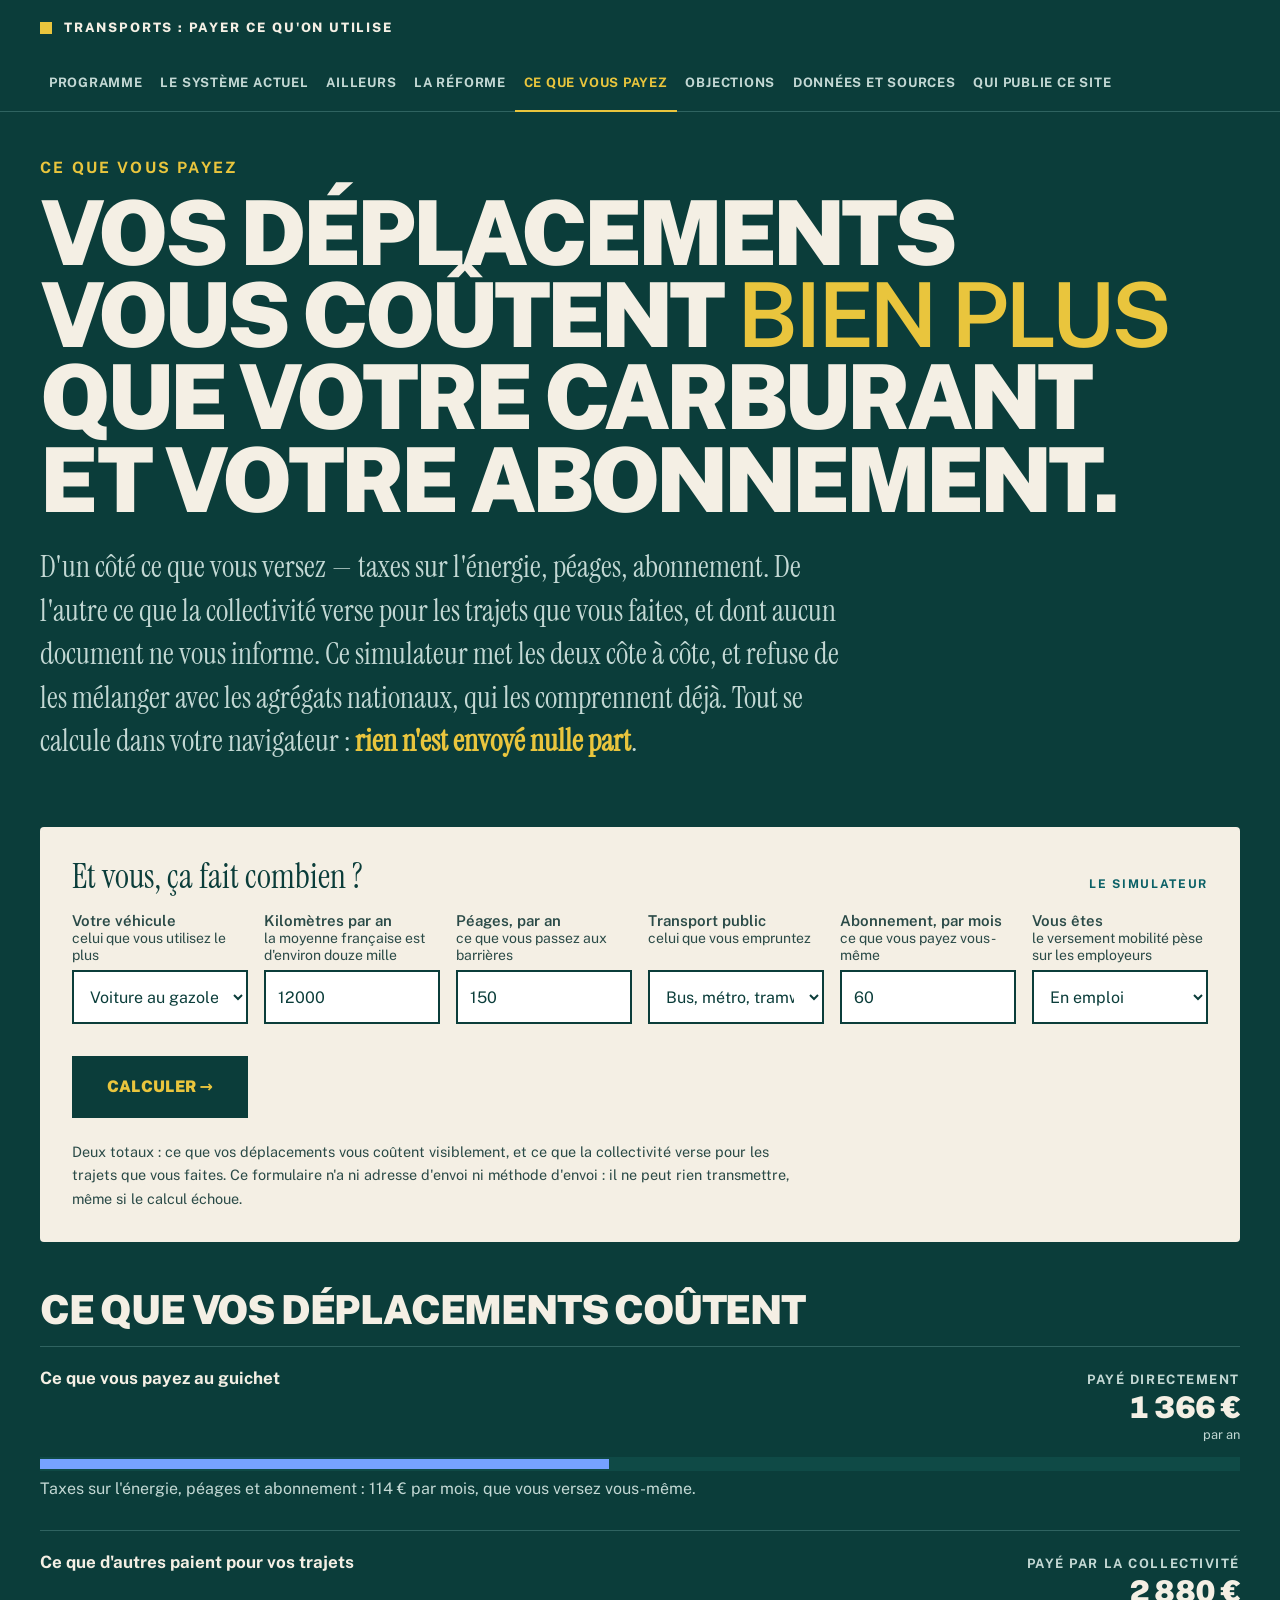
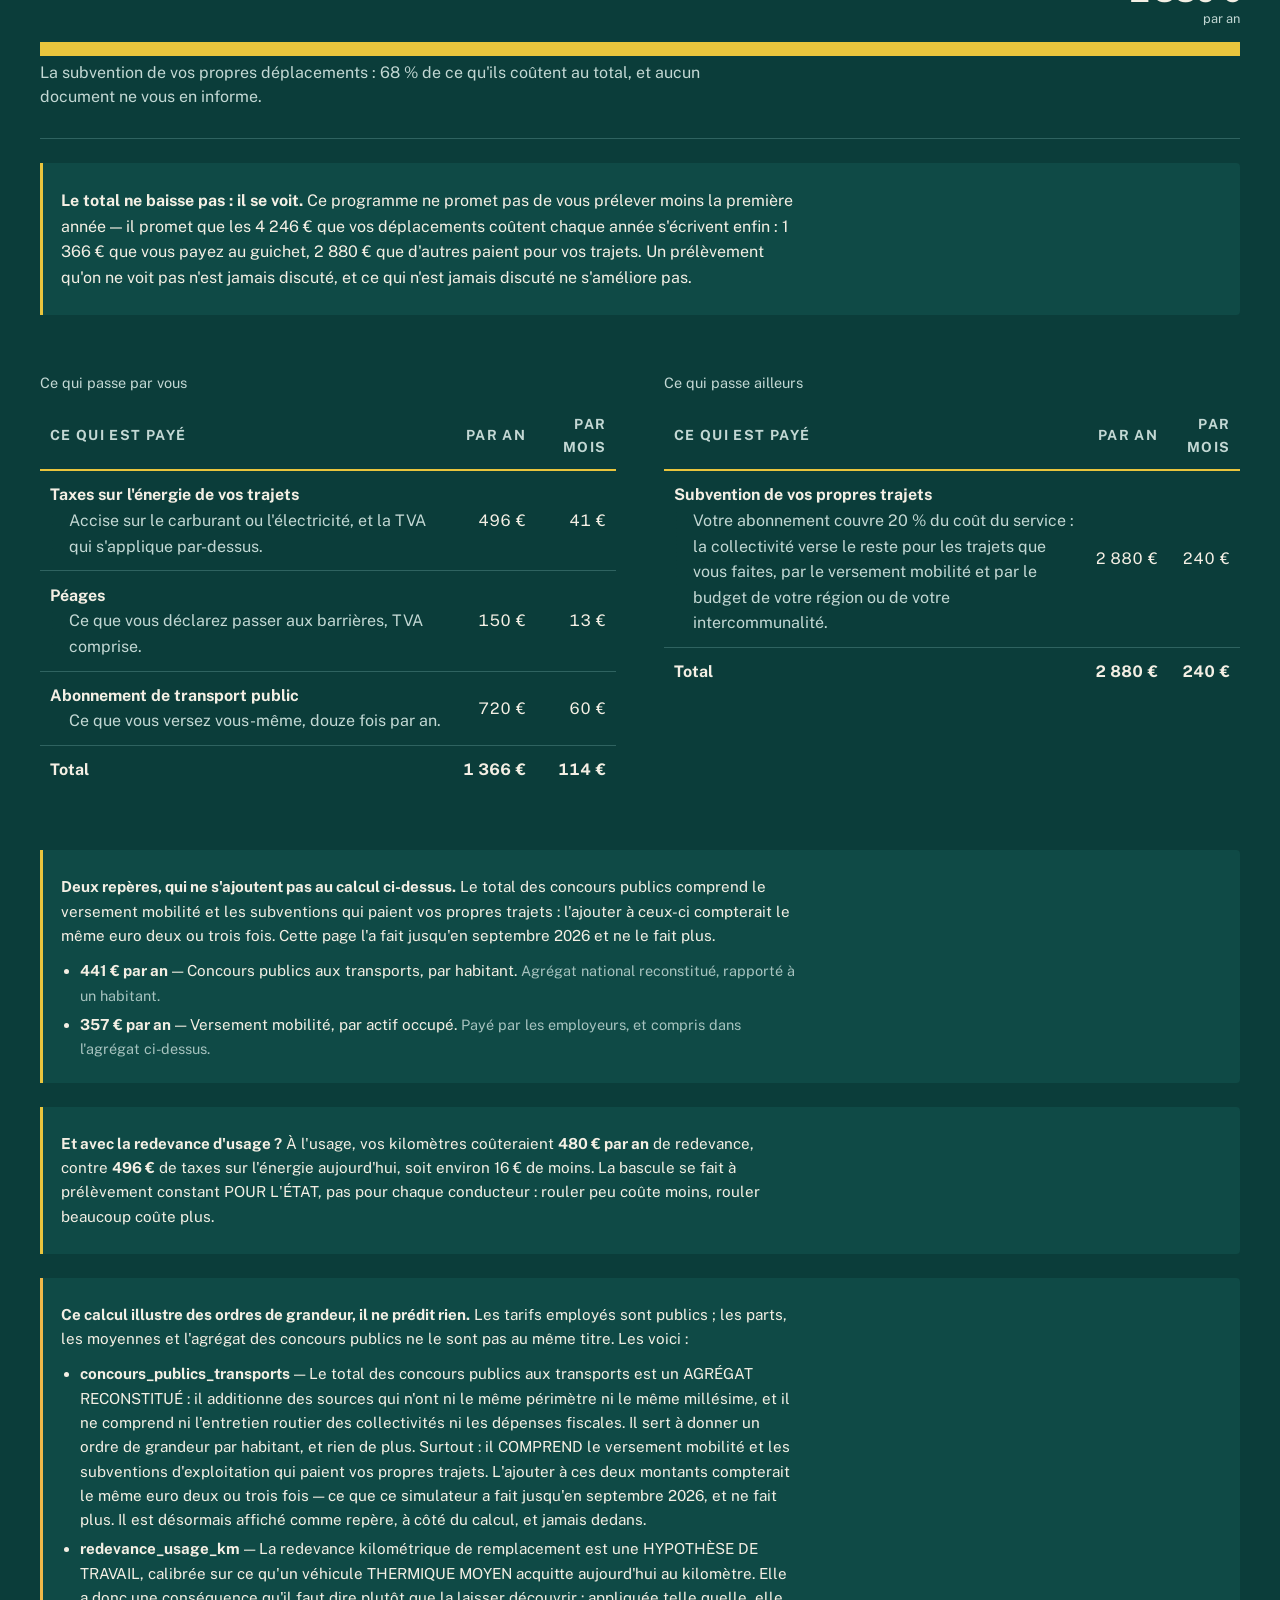
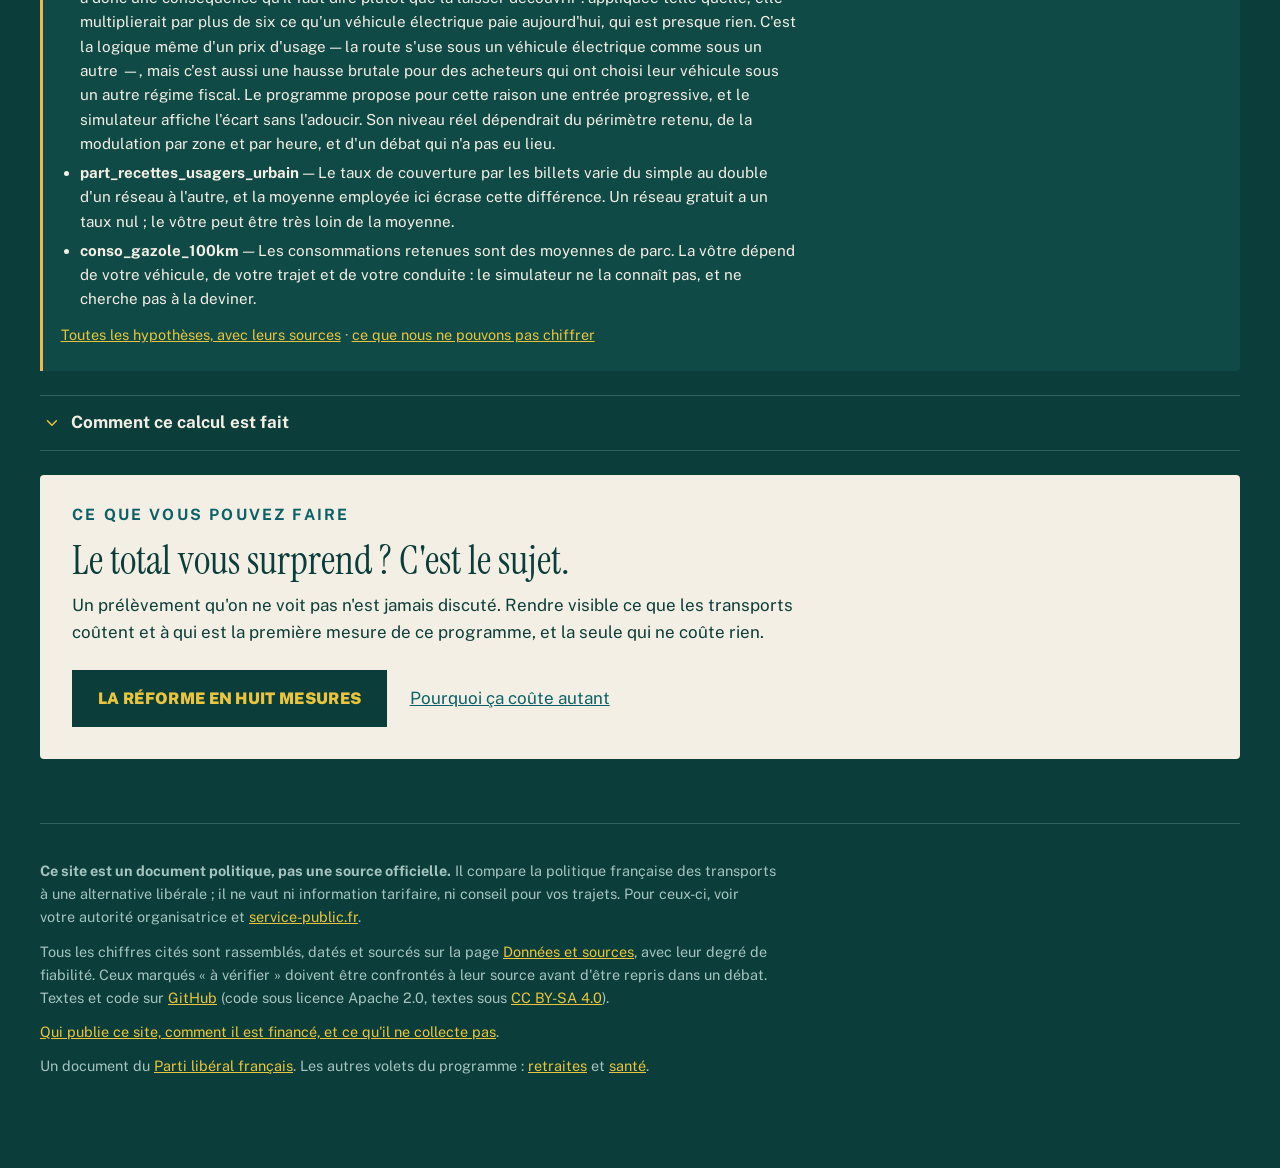
<file: simulateur.html>
<!doctype html>
<html lang="fr">
<head>
<meta charset="utf-8">
<meta name="viewport" content="width=device-width, initial-scale=1">
<!-- La couleur du bandeau de tête : sur un téléphone, la barre du navigateur
     la reprend, et la page commence où elle commence. -->
<meta name="theme-color" content="#0b3d3a">
<title>Ce que vos déplacements vous coûtent vraiment — le simulateur</title>
<meta name="description" content="D&#x27;un côté les taxes sur l&#x27;énergie, les péages et l&#x27;abonnement que vous versez ; de l&#x27;autre ce que la collectivité verse pour les trajets que vous faites. Le calcul se fait dans votre navigateur, et le formulaire n&#x27;a aucun moyen d&#x27;envoyer vos réponses.">
<link rel="icon" href="moteur/icone.svg" type="image/svg+xml">
<link rel="apple-touch-icon" href="moteur/icone.svg">
<link rel="stylesheet" href="moteur/style.css">
<!-- Écrit par scripts/construire_site.py depuis src/transports/. Ne pas
     modifier ici : la prochaine construction effacerait la correction. -->
</head>
<body>
<a class="evitement" href="#contenu">Aller au contenu</a>
<header class="bandeau"><div class="interieur">
  <p class="nom"><a href="index.html"><svg class="icone" viewBox="0 0 24 24" fill="none" stroke="currentColor" stroke-width="2" stroke-linecap="round" stroke-linejoin="round" aria-hidden="true" focusable="false"><path d="M8 3.1V7a4 4 0 0 0 8 0V3.1" /><path d="m9 15-1-1" /><path d="m15 15 1-1" /><path d="M9 19c-2.8 0-5-2.2-5-5v-4a8 8 0 0 1 16 0v4c0 2.8-2.2 5-5 5Z" /><path d="m8 19-2 3" /><path d="m16 19 2 3" /></svg><span>Transports : payer ce qu&#x27;on utilise</span></a></p>
  <nav aria-label="Navigation principale"><span class="groupe"><span class="etiquette">Le programme</span><span class="liens"><a href="index.html">Programme</a></span></span><span class="groupe"><span class="etiquette">Le constat</span><span class="liens"><a href="diagnostic.html">Le système actuel</a><a href="comparaisons.html">Ailleurs</a></span></span><span class="groupe"><span class="etiquette">L&#x27;alternative</span><span class="liens"><a href="reforme.html">La réforme</a><a href="simulateur.html" aria-current="page">Ce que vous payez</a><a href="objections.html">Objections</a></span></span><span class="groupe"><span class="etiquette">La confiance</span><span class="liens"><a href="donnees.html">Données et sources</a><a href="mentions.html">Qui publie ce site</a></span></span></nav>
</div></header>
<main id="contenu" tabindex="-1">

<div class="affiche"><p class="surtitre">Ce que vous payez</p><h1>Vos déplacements vous coûtent <strong class="cle-texte">bien plus</strong> que votre carburant et votre abonnement.</h1><p class="chapeau">D'un côté ce que vous versez — taxes sur l'énergie, péages, abonnement. De l'autre ce que la collectivité verse pour les trajets que vous faites, et dont aucun document ne vous informe. Ce simulateur met les deux côte à côte, et refuse de les mélanger avec les agrégats nationaux, qui les comprennent déjà. Tout se calcule dans votre navigateur : <strong class="cle-texte">rien n'est envoyé nulle part</strong>.</p></div>


<form class="creme simulateur-court" id="formulaire">
  <div class="tete">
    <h2 class="serif">Et vous, ça fait combien&nbsp;?</h2>
    <span class="etiquette">Le simulateur</span>
  </div>
  <div class="grille">
    <div>
      <label for="motorisation">Votre véhicule<span class="aide">celui que
      vous utilisez le plus</span></label>
      <select id="motorisation" name="motorisation">
        <option value="gazole" selected>Voiture au gazole</option>
        <option value="essence">Voiture à essence</option>
        <option value="electrique">Voiture électrique</option>
        <option value="aucune">Pas de voiture</option>
      </select>
    </div>
    <div>
      <label for="kilometres">Kilomètres par an<span class="aide">la moyenne
      française est d'environ douze mille</span></label>
      <input id="kilometres" name="kilometres" type="number" inputmode="numeric"
             min="0" max="200000" step="500" value="12000">
    </div>
    <div>
      <label for="peages">Péages, par an<span class="aide">ce que vous passez
      aux barrières</span></label>
      <input id="peages" name="peages" type="number" inputmode="numeric"
             min="0" max="10000" step="10" value="150">
    </div>
    <div>
      <label for="reseau">Transport public<span class="aide">celui que vous
      empruntez</span></label>
      <select id="reseau" name="reseau">
        <option value="urbain" selected>Bus, métro, tramway</option>
        <option value="ter">Train régional</option>
        <option value="aucun">Aucun</option>
      </select>
    </div>
    <div>
      <label for="abonnement">Abonnement, par mois<span class="aide">ce que
      vous payez vous-même</span></label>
      <input id="abonnement" name="abonnement" type="number" inputmode="numeric"
             min="0" max="1000" step="1" value="60">
    </div>
    <div>
      <label for="emploi">Vous êtes<span class="aide">le versement mobilité
      pèse sur les employeurs</span></label>
      <select id="emploi" name="emploi">
        <option value="salarie" selected>En emploi</option>
        <option value="autre">Sans emploi, étudiant ou retraité</option>
      </select>
    </div>
    <div class="action"><button type="button" id="calculer">Calculer →</button></div>
  </div>
  <p class="discret" style="margin:0.9rem 0 0">Deux totaux : ce que vos
  déplacements vous coûtent visiblement, et ce que la collectivité verse pour
  les trajets que vous faites. Ce formulaire n'a ni adresse d'envoi ni méthode
  d'envoi : il ne peut rien transmettre, même si le calcul échoue.</p>
</form>


<div id="resultat" tabindex="-1">
  <noscript>
    <div class="erreur">Ce simulateur a besoin de JavaScript : le calcul se
    fait dans votre navigateur, il n'y a pas de serveur pour le faire à sa
    place — et le bouton « Calculer » ne fait donc rien ici, plutôt que
    d'envoyer vos réponses quelque part. Les hypothèses et la formule sont
    lisibles sur la page
    <a href="donnees.html#simulateur">Données et sources</a>.</div>
  </noscript>
</div>

<details class="section" id="methode-simulateur"><summary><svg class="icone" viewBox="0 0 24 24" fill="none" stroke="currentColor" stroke-width="2" stroke-linecap="round" stroke-linejoin="round" aria-hidden="true" focusable="false"><path d="m6 9 6 6 6-6" /></svg><span>Comment ce calcul est fait</span></summary><div class="dedans">
<p>Le simulateur n'a aucun secret : il applique des tarifs publics à des
kilomètres et à un abonnement saisis, puis décompose le total. Voici la
formule, dans l'ordre où elle s'applique.</p>
<h4>Ce que vous voyez passer</h4>
<ul class="serree">
  <li><strong>Taxes sur le carburant</strong> : la <span class="mot"><span class="terme" role="button" tabindex="0" aria-expanded="false">TICPE</span><span class="bulle" role="note" hidden>Taxe intérieure de consommation sur les produits énergétiques : l&#x27;accise sur les carburants. Elle est due au litre, quel que soit l&#x27;endroit et l&#x27;heure où l&#x27;on roule, et son produit va au budget général — elle ne finance donc pas les routes.</span></span> —
  0,5940 € par litre sur le gazole, 0,6829 € par litre sur l'essence —
  appliquée à votre consommation, plus la TVA qui porte sur un prix incluant
  déjà cette accise. Pour un véhicule électrique, l'accise sur l'électricité
  et la TVA correspondante.</li>
  <li><strong>Péages</strong> : ce que vous déclarez, TVA comprise.</li>
  <li><strong>Abonnement</strong> : ce que vous versez vous-même, douze fois
  par an.</li>
</ul>
<h4>Ce que vous ne voyez pas</h4>
<ul class="serree">
  <li><strong>La subvention de vos propres trajets</strong>, et elle seule :
  votre abonnement couvre ≈ 20 % du coût d'un réseau
  urbain, ≈ 25 % de celui d'un TER. Le simulateur en
  déduit ce que la collectivité verse pour VOS trajets, par le versement
  mobilité et par son propre budget.</li>
</ul>
<h4>Ce que ce calcul n'additionne plus, et pourquoi</h4>
<p>Jusqu'en septembre 2026, cette page ajoutait à la ligne ci-dessus deux
autres montants : votre part des ≈ 30 Md€ de concours
publics aux transports, et les ≈ 10 Md€ de
<span class="mot"><span class="terme" role="button" tabindex="0" aria-expanded="false">versement mobilité</span><span class="bulle" role="note" hidden>Un prélèvement assis sur la masse salariale des employeurs d&#x27;au moins onze salariés, perçu au profit de l&#x27;autorité organisatrice. C&#x27;est la première ressource des transports urbains : il finance plus de trajets que les billets, et n&#x27;apparaît sur aucun ticket.</span></span> rapportés à un actif. <strong>C'était une
erreur de calcul</strong>, et elle gonflait le seul chiffre que cette page
existe pour établir : l'agrégat des concours publics COMPREND le versement
mobilité et les subventions d'exploitation qui paient vos trajets. Les
additionner comptait le même euro deux ou trois fois.</p>
<p>Ces deux ordres de grandeur restent affichés, mais à côté du calcul et
jamais dedans. Nous les laissons parce qu'ils situent l'enjeu, et nous les
sortons du total parce qu'ils n'y ont pas leur place. Le corriger fait baisser
le chiffre qui servait notre démonstration : c'est précisément pourquoi il
fallait le corriger.</p>
<h4>Ce que la réforme changerait</h4>
<ul class="serree">
  <li><strong>La redevance d'usage remplace la taxe au litre</strong>, à
  prélèvement constant pour l'État — pas pour chaque conducteur : le
  simulateur la calcule au kilomètre, pour montrer l'ordre de grandeur de la
  substitution. Son niveau est une <strong>hypothèse de travail</strong>,
  calibrée sur un véhicule thermique moyen, pas une mesure.</li>
  <li><strong>Si vous roulez en électrique, l'écart affiché est
  considérable</strong>, et nous ne l'avons pas adouci. Un véhicule électrique
  acquitte 0,0306 € par kWh d'accise sur ce qu'il consomme, soit
  plus de six fois moins au kilomètre qu'un véhicule thermique, pour une
  chaussée qui s'use pareillement. C'est l'anomalie que la redevance corrige,
  et c'est aussi pourquoi la mesure 3 prévoit une entrée par paliers.</li>
  <li><strong>Le reste ne bouge pas</strong> : la subvention de vos trajets
  et les concours publics restent ce qu'ils sont. Ils deviennent visibles,
  c'est tout — et c'est le sujet de ce site.</li>
</ul>
<div class="note avertissement"><svg class="icone" viewBox="0 0 24 24" fill="none" stroke="currentColor" stroke-width="2" stroke-linecap="round" stroke-linejoin="round" role="img"><title>Attention</title><path d="m21.73 18-8-14a2 2 0 0 0-3.48 0l-8 14A2 2 0 0 0 4 21h16a2 2 0 0 0 1.73-3" /><path d="M12 9v4" /><path d="M12 17h.01" /></svg><div><p>Ce simulateur illustre des ORDRES DE GRANDEUR. Il ne prédit ni votre facture, ni le coût de vos trajets, et il ne chiffre pas la réforme à l'échelle du pays — voir <a href='reforme.html#financement'>ce que nous pouvons affirmer et ce que nous ne pouvons pas</a>. Chacune de ses hypothèses est écrite, datée et discutable sur la page <a href='donnees.html#simulateur'>Données et sources</a>.</p></div></div></div></details>

<div class="creme">
<p class="surtitre">Ce que vous pouvez faire</p>
<h2 class="serif" style="margin:0">Le total vous surprend ? C'est le sujet.</h2>
<p>Un prélèvement qu'on ne voit pas n'est jamais discuté. Rendre visible ce que les transports coûtent et à qui est la première mesure de ce programme, et la seule qui ne coûte rien.</p>
<p class="actions"><a class="bouton" href="reforme.html">La réforme en huit mesures</a><a href="diagnostic.html">Pourquoi ça coûte autant</a></p>
</div>

</main>
<footer>
  <p><strong>Ce site est un document politique, pas une source officielle.</strong>
  Il compare la politique française des transports à une alternative libérale ;
  il ne vaut ni information tarifaire, ni conseil pour vos trajets. Pour ceux-ci,
  voir votre autorité organisatrice et
  <a href="https://www.service-public.fr/">service-public.fr</a>.</p>
  <p>Tous les chiffres cités sont rassemblés, datés et sourcés sur la page
  <a href="donnees.html">Données et sources</a>, avec leur degré de fiabilité.
  Ceux marqués « à vérifier » doivent être confrontés à leur source avant
  d'être repris dans un débat. Textes et code sur
  <a href="https://github.com/g-pliberal/Transports">GitHub</a> (code sous licence Apache 2.0, textes sous
  <a href="https://creativecommons.org/licenses/by-sa/4.0/deed.fr">CC BY-SA 4.0</a>).</p>
  <p><a href="mentions.html">Qui publie ce site, comment il est financé, et
  ce qu'il ne collecte pas</a>.</p>
  <p class="retour-site">Un document du
  <a href="https://partiliberalfrancais.fr/" target="_top">Parti libéral français</a>. Les autres
  volets du programme : <a href="https://github.com/g-pliberal/retraitecomptenotionelle">retraites</a> et
  <a href="https://github.com/g-pliberal/sante">santé</a>.</p>
</footer>
<script type="module" src="moteur/js/site.js"></script>
<script type="module" src="moteur/js/simulateur.js"></script>
</body>
</html>
</file>
<file: moteur/style.css>
/* La feuille de style du site « Transports » du Parti libéral français.

   Elle est REPRISE, presque à l'identique, de celle du site
   retraitecomptenotionelle (https://github.com/g-pliberal/retraitecomptenotionelle) :
   les deux sites sont deux volets d'un même programme, et doivent se
   reconnaître au premier coup d'œil — même affiche vert profond, mêmes
   capitales massives, même or pour ce qui compte, même crème pour ce qu'on
   doit lire de près. Ce qui a changé tient en trois lignes : le commentaire
   que vous lisez, les couleurs des systèmes comparés (--actuel et --liberal
   servent ici la France d'aujourd'hui et la proposition), et les quelques
   règles ajoutées en fin de fichier pour les composants propres à ce site.

   Les variables ci-dessous sont le seul point de contact : un hôte qui
   voudrait ajuster une couleur les redéfinit dans une feuille chargée après
   celle-ci, et n'a besoin de connaître ni un sélecteur, ni un fichier. */

/* Les deux polices de l'affiche, servies par le dépôt et non par un tiers.
   Les charger chez Google aurait coûté la seule promesse que cette page fait
   à qui la remplit — « tout se calcule dans votre navigateur, rien n'est
   envoyé » —, puisqu'une requête de police emporte l'adresse IP du lecteur.
   Elles sont donc dans `moteur/polices/`, sous licence OFL, avec les deux
   sous-ensembles dont le français a besoin : `latin` pour l'essentiel,
   `latin-ext` pour les œ, les ÿ et les guillemets qu'il traîne. Voir
   `moteur/polices/README.md`.

   `font-display: swap` : le texte s'affiche tout de suite dans la pile du
   système, et se recompose quand la police arrive. Un titre invisible pendant
   trois secondes sur un réseau lent serait pire que le même titre dans une
   autre police. */
@font-face {
  font-family: "Public Sans"; font-style: normal; font-weight: 100 900;
  font-display: swap; src: url(polices/public-sans-latin.woff2) format("woff2");
  unicode-range: U+0000-00FF, U+0131, U+0152-0153, U+02BB-02BC, U+02C6, U+02DA,
    U+02DC, U+0304, U+0308, U+0329, U+2000-206F, U+20AC, U+2122, U+2191, U+2193,
    U+2212, U+2215, U+FEFF, U+FFFD;
}
@font-face {
  font-family: "Public Sans"; font-style: normal; font-weight: 100 900;
  font-display: swap; src: url(polices/public-sans-latin-ext.woff2) format("woff2");
  unicode-range: U+0100-02BA, U+02BD-02C5, U+02C7-02CC, U+02CE-02D7, U+02DD-02FF,
    U+0304, U+0308, U+0329, U+1D00-1DBF, U+1E00-1E9F, U+1EF2-1EFF, U+2020,
    U+20A0-20AB, U+20AD-20C0, U+2113, U+2C60-2C7F, U+A720-A7FF;
}
@font-face {
  font-family: "Instrument Serif"; font-style: normal; font-weight: 400;
  font-display: swap; src: url(polices/instrument-serif-latin.woff2) format("woff2");
  unicode-range: U+0000-00FF, U+0131, U+0152-0153, U+02BB-02BC, U+02C6, U+02DA,
    U+02DC, U+0304, U+0308, U+0329, U+2000-206F, U+20AC, U+2122, U+2191, U+2193,
    U+2212, U+2215, U+FEFF, U+FFFD;
}
@font-face {
  font-family: "Instrument Serif"; font-style: normal; font-weight: 400;
  font-display: swap; src: url(polices/instrument-serif-latin-ext.woff2) format("woff2");
  unicode-range: U+0100-02BA, U+02BD-02C5, U+02C7-02CC, U+02CE-02D7, U+02DD-02FF,
    U+0304, U+0308, U+0329, U+1D00-1DBF, U+1E00-1E9F, U+1EF2-1EFF, U+2020,
    U+20A0-20AB, U+20AD-20C0, U+2113, U+2C60-2C7F, U+A720-A7FF;
}

:root {
  /* Un seul thème, et c'est voulu. L'affiche EST l'identité : la décliner en
     clair donnerait deux sites qui ne disent pas la même chose, et le vert
     profond n'est pas un habit de nuit qu'on quitte le matin. `color-scheme`
     est donc figé sur `dark`, ce qui donne aussi aux champs, aux menus
     déroulants et aux barres de défilement du navigateur le rendu sombre qui
     va avec — sans quoi un `<select>` s'ouvrirait en blanc au milieu. */
  color-scheme: dark;
  /* Le vert profond de l'affiche, et le ton juste au-dessus qui sert à
     détacher un bloc sans introduire de couleur. */
  --fond: #0b3d3a;
  --fond-carte: #0f4a46;
  --fond-appui: #0f4a46;
  /* Le fond sur lequel un tableau défile : le voile qui cache l'ombre de
     défilement en bout de course doit être de cette couleur-là, et chaque
     carte le redéfinit à la sienne (voir `.defilant`). */
  --fond-defilant: var(--fond);
  /* Le crème porte 12,9:1 sur le fond, et le crème atténué 7,1:1 : au-dessus
     du plancher de 4,5:1 même pour le petit texte, ce que la relecture
     d'accessibilité de septembre 2026 exigeait explicitement. */
  --texte: #f4efe4;
  --texte-doux: #c3d8d4;
  /* Une troisième teinte, pour les légendes et les réserves — 5,4:1, réservée
     aux textes d'au moins 15 px. */
  --texte-tres-doux: #a7c3bf;
  --trait: #2f6360;
  /* Bordure des CHAMPS, distincte du filet décoratif : un contour de champ est
     ce qui dit où l'on peut écrire, et doit donc atteindre 3:1 sur les deux
     fonds qu'il sépare (WCAG 2.1, 1.4.11). Le filet `--trait` plafonne à
     1,76:1 — c'est voulu, il ne porte aucune information —, et cette teinte
     est mesurée : 4,12:1 sur le fond, 3,44:1 sur la carte. Elle sert aussi le
     bord des boutons creux et des onglets de grille, qui sont des composants
     eux aussi. Le premier essai, #4b7d79, tombait à 2,59:1 et 2,16:1 : un
     contour qu'on devine plutôt qu'on ne le voit. */
  --trait-champ: #6fa09c;
  /* L'accent est l'or. Il tient 9,4:1 sur le fond, et porte du vert profond
     lisible sur un bouton plein — c'est le contraste inverse, 9,4:1 lui
     aussi. Il remplace le bleu-vert d'avant la refonte sans changer de nom :
     tout ce qui écrivait `var(--accent)` continue de dire « ce qui compte ». */
  --accent: #e9c53d;
  --accent-doux: #14514c;
  --or: #e9c53d;
  /* Le crème des panneaux qu'on doit lire de près — le formulaire, l'appel au
     simulateur, les cartes à publier. Une affiche entièrement sombre fatigue
     dès qu'il faut remplir six champs ; le crème dit « ici, on travaille ». */
  --creme: #f4efe4;
  --sur-creme: #0b3d3a;
  --sur-creme-doux: #2a4a47;
  --sur-creme-accent: #0b6167;
  --creme-trait: #c9c2b4;
  /* Le bandeau de tête reprend le fond de la page : la rupture est totale, il
     n'y a plus de bande d'une autre couleur en haut. Les noms restent, pour
     les feuilles qui les surchargeaient. */
  --bandeau: #0b3d3a;
  --bandeau-texte: #f4efe4;
  --bandeau-doux: #c3d8d4;
  --bandeau-vif: #e9c53d;
  /* LES QUATRE SYSTÈMES COMPARÉS, et c'est le nombre qui fait leur qualité.
     À six teintes, la séparation sous deutéranopie plafonnait à ΔE 8,6 : aucun
     choix de couleurs n'y changeait rien, six catégories ne se distinguent pas
     toutes pour un œil qui confond le rouge et le vert. À quatre, la contrainte
     se relâche d'un coup, et cette palette tient :

       * ΔE ≥ 18,6 entre toutes les paires en vision normale ;
       * ΔE ≥ 15,5 sous deutéranopie, ≥ 15,2 sous protanopie — au-dessus du
         plancher de 15, donc séparées pour tout le monde, et non plus
         seulement pour ceux qui voient les six couleurs ;
       * 4,8:1 au moins sur le vert profond, chroma ≥ 0,115 (aucune ne lit
         gris), et une bande de clarté étroite pour qu'aucune courbe ne paraisse
         plus importante qu'une autre.

     La couleur n'est pas seule pour autant — les tracés gardent leurs motifs,
     les barres leur intitulé, les écarts leur signe —, mais elle suffit
     désormais, ce qui n'était pas le cas avant.

     La proposition libérale est en or : c'est l'accent de l'affiche, et la
     seule couleur que l'œil trouve en premier. C'est fait pour. */
  --actuel: #76a2ff;
  --retroactif: #57e7fe;
  --retroactif-employeur: #e98b97;
  --liberal: #e9c53d;
  --alerte: #f0b849;
  /* Ce qui manque et ce qui reste, sur le graphique du coût. Opaques, et non
     translucides : deux aplats transparents superposés sur le vert profond
     donnaient un brun qui ne figurait dans aucune légende, et un rouge
     translucide y devenait un gris sale. Peints SOUS les courbes, ils ne
     cachent rien. */
  --manque: #e8807f;
  --reste: #8ac44a;
  /* Palette des graphiques : neuf teintes, assez distinctes pour se suivre
     empilées, assez proches pour ne pas jurer avec l'affiche. Toutes tiennent
     au moins 4,5:1 sur le vert profond. */
  --serie-1: #f4efe4;
  --serie-2: #ff852d;
  --serie-3: #61bee6;
  --serie-4: #fd84b2;
  --serie-5: #5fd3c4;
  --serie-6: #e9c53d;
  --serie-7: #2ebb6b;
  --serie-8: #d9a98c;
  --serie-9: #b7c6c3;
  /* La marge latérale, fluide : 18 px sur un téléphone, 40 px au large. Elle
     est ici parce que huit blocs s'y alignent, et qu'ils doivent s'aligner au
     pixel — le bandeau de tête, l'affiche, le bandeau crème, les engagements. */
  --marge: clamp(1.125rem, 5vw, 2.5rem);
  /* La largeur de l'affiche. Plus large que les 60 rem d'avant : un titre de
     97 px a besoin de place, et les grilles à deux colonnes aussi. Le texte
     courant, lui, reste borné par `.chapeau` et par `p` (voir plus bas) — une
     ligne de 80 rem ne se lit pas. */
  --largeur: 80rem;
}
* { box-sizing: border-box; }
body {
  margin: 0;
  background: var(--fond);
  color: var(--texte);
  font-family: "Public Sans", system-ui, -apple-system, "Segoe UI", Roboto,
    "Helvetica Neue", Arial, sans-serif;
  /* En `rem` et non en pixels : une taille en pixels ignore la préférence de
     taille de police du navigateur, sur laquelle comptent ceux qui l'ont
     agrandie une fois pour toutes. 1,0625rem vaut les 17px d'origine quand la
     préférence n'a pas été touchée. */
  font-size: 1.0625rem;
  line-height: 1.6;
  /* La page ne déborde jamais latéralement, quoi qu'on y mette : une carte de
     1200 px à publier, un tableau de huit colonnes. Ce sont leurs cadres qui
     défilent, pas le document. */
  overflow-x: hidden;
}
main { max-width: var(--largeur); margin: 0 auto; padding: 0 var(--marge); }
/* Lien d'évitement : premier élément parcouru au clavier, invisible tant qu'il
   n'a pas le focus. Sans lui, atteindre le contenu depuis la barre d'adresse
   impose de traverser les huit onglets de l'en-tête à chaque page (WCAG 2.4.1).
   Il n'est pas caché par `display:none`, qui le sortirait de l'ordre de
   tabulation : il est simplement remonté hors de l'écran. */
.evitement {
  position: absolute; left: 0.5rem; top: -4rem; z-index: 30;
  background: var(--or); color: var(--fond);
  border: 1px solid var(--or); border-radius: 0 0 4px 4px;
  padding: 0.5rem 0.9rem; font-size: 0.92rem; font-weight: 700;
  text-decoration: none; transition: top 0.15s;
}
.evitement:focus { top: 0; }
/* `<main>` reçoit le focus au changement de page (voir index.html) : sans quoi
   le clavier repartirait du haut du document à chaque calcul. Il ne porte pas
   de contour pour autant — ce n'est pas un élément interactif, et le cerner
   tout entier n'apprendrait rien. */
main:focus { outline: none; }

/* Le bandeau : une seule rangée, le nom du site à gauche, les onglets à
   droite, le tout sur le même vert que la page et fermé par un simple filet.
   Il est collé en haut parce que la navigation est une barre de neuf onglets :
   sur les pages longues — Coût, Données —, la reperdre au premier défilement
   obligeait à remonter de six écrans pour changer de page. Il ne porte plus
   de lien de retour vers le site du parti : le pied de page l'a, et le
   bandeau n'a pas à dire d'où l'on vient sur chacune des neuf pages. */
header.bandeau {
  border-bottom: 1px solid var(--trait);
  background: var(--fond);
  color: var(--bandeau-texte);
  padding: 0;
  margin-bottom: 0;
  position: sticky; top: 0; z-index: 20;
}
header.bandeau .interieur {
  max-width: var(--largeur); margin: 0 auto; padding: 0 var(--marge);
  display: flex; flex-wrap: wrap; gap: 0 1.5rem;
  align-items: stretch; justify-content: space-between;
}
/* Le nom du site, en capitales serrées, précédé du carré d'or : c'est la
   marque de l'affiche, et elle tient en douze pixels de côté. Le carré est
   décoratif — il est dessiné par le style, pas écrit dans le HTML, et aucune
   synthèse vocale n'a à l'annoncer. Il a la hauteur de la rangée, comme les
   onglets, pour que la rangée n'ait qu'une hauteur : celle de la barre. */
header.bandeau .nom {
  font-size: 0.8125rem; margin: 0; font-weight: 800;
  letter-spacing: 0.14em; text-transform: uppercase; line-height: 1.3;
  display: flex; align-items: center; min-height: 3.5rem; min-width: 0;
}
header.bandeau .nom a {
  color: inherit; text-decoration: none;
  display: inline-flex; align-items: center; gap: 0.75rem;
}
header.bandeau .nom a:hover span { color: var(--or); }
header.bandeau .nom a::before {
  content: ""; flex: none; width: 0.75rem; height: 0.75rem; background: var(--or);
}
/* Le pictogramme du nom a cédé la place au carré : deux marques valent moins
   qu'une. Il reste dans le HTML pour les deux portages, et ne s'affiche pas. */
header.bandeau .nom .icone { display: none; }
/* Dans le cadre que le site parent ouvre sur sa page d'accueil — même
   origine, classe posée par lui sur `<body>` —, sa navigation est juste
   au-dessus, et la ligne de pied qui y renvoie ferait doublon. C'est la seule
   chose que la page sache de son hôte, et elle ne coûte rien s'il cesse de la
   poser. */
body.plf-embedded footer .retour-site { display: none; }
/* Les onglets. Ils ont remplacé les trois groupes étiquetés — « le programme,
   la preuve, la confiance » —, non parce que ces groupes disaient faux, mais
   parce que huit pages sous trois intertitres prenaient deux fois la hauteur
   du bandeau collé, et qu'un bandeau collé qui mange un quart de l'écran ne
   colle plus rien d'utile. L'étiquette de groupe subsiste dans le HTML, pour
   les synthèses vocales, et se lit à l'écran comme une simple pause.
   La marge négative d'un pixel pose le filet des onglets SUR le filet du
   bandeau : l'onglet courant s'y accroche, comme l'onglet d'un classeur. */
header.bandeau nav {
  display: flex; flex-wrap: wrap; gap: 0; margin-bottom: -1px;
  margin-right: -0.55rem;
}
nav .groupe { display: contents; }
/* L'étiquette de groupe : lue par les synthèses vocales, invisible à l'œil.
   `clip-path` plutôt que `display:none`, qui la retirerait aussi de l'arbre
   d'accessibilité — c'est-à-dire de la seule oreille qui l'entend encore. */
nav .etiquette {
  position: absolute; width: 1px; height: 1px; margin: -1px; padding: 0;
  overflow: hidden; clip-path: inset(50%); white-space: nowrap; border: 0;
}
/* `display: contents` ici AUSSI, et pas seulement sur le groupe : sinon
   chaque groupe reste un bloc, et la barre se replie par groupes — sur un
   téléphone, « Programme » occupait une rangée à lui seul, et les huit onglets
   en prenaient trois. Les liens sont les enfants directs du `<nav>`, et se
   replient un par un. */
nav .liens { display: contents; }
/* Un onglet. Toute la hauteur de la barre — 56 px, bien plus que les 44 de la
   cible tactile (WCAG 2.5.8) —, capitales serrées, et un filet sous chacun :
   c'est ce filet qui prend l'or sur l'onglet courant. L'ACTIF NE SE SIGNALE
   PAS QUE PAR LA COULEUR — un fond d'or seul ne se voit ni en niveaux de
   gris, ni pour une vision basse, et ne s'annonce pas ; il porte donc un
   soulignement de 2 px ET `aria-current="page"`. Les règles sont ancrées
   sur `header.bandeau` : le plan d'une page longue est un `<nav>` lui aussi,
   et un `nav a` nu lui donnait la hauteur des onglets. */
header.bandeau nav a {
  color: var(--texte-doux); text-decoration: none;
  font-size: 0.8125rem; font-weight: 700; letter-spacing: 0.06em;
  text-transform: uppercase; white-space: nowrap;
  display: inline-flex; align-items: center; min-height: 3.5rem;
  padding: 0 0.55rem;
  border-bottom: 2px solid transparent;
  transition: color 0.15s, border-color 0.15s;
}
header.bandeau nav a:hover {
  color: var(--bandeau-texte); border-bottom-color: var(--trait-champ);
}
header.bandeau nav a[aria-current="page"] {
  color: var(--or); border-bottom-color: var(--or);
}
/* Sous 78 rem — le nom, les neuf onglets et leur jour font 1 168 px —, la
   rangée unique ne tient plus : le nom prend sa propre rangée, plus basse,
   et les onglets passent dessous, sur toute la largeur. Deux rangées de
   44 px : la barre reste collée sans manger l'écran. */
@media (max-width: 78rem) {
  header.bandeau .nom { flex: 1 1 100%; min-height: 2.75rem; padding-top: 0.25rem; }
  header.bandeau nav { width: 100%; margin-left: -0.55rem; }
  header.bandeau nav a { min-height: 2.75rem; }
}

/* Les titres de l'affiche. Le premier de chaque page est massif, en capitales,
   très serré : c'est lui qu'on retient. Il est fluide — de 36 px sur un
   téléphone à 76 px au large — parce qu'une taille fixe de 76 px coupe
   « Programme » en trois sur 320 points. */
h1, h2, h3, h4 { text-wrap: balance; }
h1 {
  margin: 0;
  font-size: clamp(2.25rem, 5.5vw, 4.75rem); line-height: 0.95;
  font-weight: 900; letter-spacing: -0.04em; text-transform: uppercase;
}
/* L'accueil crie un peu plus fort que les autres pages : c'est la seule qui
   soit lue par quelqu'un qui n'a pas demandé à lire. */
.affiche h1 {
  font-size: clamp(2.5rem, 7vw, 6.0625rem); line-height: 0.92;
  letter-spacing: -0.045em;
}
h2 {
  font-size: clamp(1.75rem, 4vw, 2.5rem); line-height: 1;
  margin: 3rem 0 1rem; font-weight: 900;
  letter-spacing: -0.03em; text-transform: uppercase;
}
h3 { font-size: 1.25rem; margin: 2rem 0 0.5rem; font-weight: 700;
     letter-spacing: -0.01em; }
h4 { letter-spacing: -0.01em; }
/* Le titre en serif : celui d'un encadré, d'une carte crème, d'un bloc qui
   parle plutôt qu'il n'assène. Il coexiste avec les capitales sans les
   concurrencer, parce qu'il ne joue pas dans la même famille. */
.serif {
  font-family: "Instrument Serif", Georgia, "Times New Roman", serif;
  font-weight: 400; text-transform: none; letter-spacing: 0;
  line-height: 1.05;
}
p { margin: 0.7rem 0; max-width: 46rem; }
a { color: var(--accent); }
a:hover { opacity: 0.85; }
/* Le sur-titre d'une page : trois mots en or, en capitales espacées, au-dessus
   du titre. Il dit où l'on est, ce que le titre ne dit plus depuis qu'il est
   une phrase et non un intitulé. */
.surtitre {
  margin: 0 0 1rem; font-size: 0.975rem; font-weight: 700;
  letter-spacing: 0.14em; text-transform: uppercase; color: var(--or);
  line-height: 1;
}
/* Le chapeau : la phrase sous le titre, en serif, plus grande que le texte
   courant. C'est la seule chose que lira celui qui ne lit que deux lignes. */
.chapeau {
  font-family: "Instrument Serif", Georgia, "Times New Roman", serif;
  font-size: clamp(1.1875rem, 2vw, 1.625rem); line-height: 1.45;
  color: var(--texte-doux); max-width: 51rem; margin: 1.5rem 0 0;
}
/* L'affiche elle-même : le bloc de tête d'une page. Sur l'accueil, il tient
   tout le premier écran. */
.affiche { padding: 3rem 0 2.5rem; }
.affiche .chapeau { font-size: clamp(1.25rem, 2.4vw, 1.875rem); }
/* Ce qui, dans une phrase, porte le message. En or ET en demi-gras : l'or seul
   disparaît pour une vision basse ou un daltonisme fort, et l'emphase avec
   lui. Deux signaux valent mieux qu'un, et le gras ne coûte rien à personne. */
.cle-texte, strong.cle-texte { color: var(--or); font-weight: 600; }

.carte {
  background: var(--fond-carte); border: 1px solid var(--trait);
  border-radius: 4px; padding: 1.25rem 1.4rem; margin: 1.5rem 0;
}
.note {
  border-left: 3px solid var(--or); background: var(--fond-carte);
  padding: 0.85rem 1.1rem; margin: 1.5rem 0; font-size: 0.95rem;
  border-radius: 0 4px 4px 0;
}
.note.avertissement {
  border-left-color: var(--alerte);
  display: flex; align-items: flex-start; gap: 0.6rem;
}
/* Le pictogramme garde sa taille quand le texte passe à la ligne, et se pose
   sur la première ligne plutôt qu'au milieu du bloc. */
.note.avertissement > .icone {
  color: var(--alerte); width: 1.15em; height: 1.15em; margin-top: 0.12em;
}
/* Le badge d'un scénario : « proposition » ou « contrefactuel », redit à côté
   de chaque tableau ce que le préambule a dit une fois. Petit, en capitales
   espacées, sans couleur porteuse de sens à elle seule : le mot suffit. */
.badge {
  display: inline-block; font-size: 0.68rem; letter-spacing: 0.06em;
  text-transform: uppercase; font-weight: 700; line-height: 1.4;
  padding: 0.05em 0.45em; border-radius: 3px; vertical-align: 0.15em;
  border: 1px solid var(--trait-champ); color: var(--texte-doux);
  white-space: nowrap;
}
.badge.proposition { color: var(--or); border-color: var(--or); }
/* Le point de vigilance : la réserve que la page fait sur elle-même, sortie de
   la prose et marquée comme un avertissement — c'est un gage de sérieux, pas
   une note de bas de page. */
.note.vigilance { border-left-color: var(--alerte); }
/* Le résumé en langage courant d'une page technique : trois ou quatre phrases
   avant le détail, dans le même encart qu'une note, un peu plus grand. */
.note.resume { font-size: 1rem; }
/* L'entrée de l'accueil : deux lignes qui disent que le site est un
   simulateur, et le bouton qui l'ouvre. */
.note.entree { font-size: 1rem; margin: 1.2rem 0; }
.note.entree p { margin: 0; }
.note.entree .actions { margin-top: 0.7rem; }
.discret { color: var(--texte-tres-doux); font-size: 0.9rem; }
/* -- le panneau crème -------------------------------------------------------

   Tout ce qu'on remplit ou qu'on emporte est posé sur du crème : le
   formulaire, l'appel au simulateur, les cartes à publier. C'est le seul
   endroit du site où le texte est sombre sur clair, et il faut donc y
   redéfinir les couleurs de tout ce qui peut s'y trouver — liens, champs,
   boutons, filets —, sans quoi un lien d'or sur du crème tomberait à 1,7:1. */
.creme {
  background: var(--creme); color: var(--sur-creme);
  border-radius: 4px; padding: clamp(1.25rem, 4vw, 2rem);
  margin: 1.5rem 0;
}
.creme h2, .creme h3, .creme .surtitre { color: inherit; }
.creme .surtitre { color: var(--sur-creme-accent); }
.creme a { color: var(--sur-creme-accent); }
.creme .discret, .creme .aide, .creme .calcul, .creme label {
  color: var(--sur-creme-doux);
}
.creme input, .creme select, .creme textarea {
  color: var(--sur-creme); background: #fff; border: 2px solid var(--sur-creme);
}
.creme :focus-visible { outline-color: var(--sur-creme); }
.creme input:focus, .creme select:focus, .creme textarea:focus {
  outline: 3px solid var(--sur-creme); outline-offset: 2px;
}
.creme button, .creme a.bouton {
  background: var(--sur-creme); color: var(--or); border-color: var(--sur-creme);
}
.creme table th, .creme table td { border-bottom-color: var(--creme-trait); }
.creme thead th { color: var(--sur-creme-doux); }

/* Le bandeau du simulateur, sur l'accueil : le formulaire court, en crème,
   juste sous le titre. C'est la preuve mise à hauteur de la promesse — on la
   voit sans défiler, ce qui était tout le reproche fait à l'ancienne page. */
.simulateur-court .tete {
  display: flex; justify-content: space-between; align-items: baseline;
  gap: 1.5rem; flex-wrap: wrap; margin-bottom: 1.125rem;
}
.simulateur-court .tete h2 {
  margin: 0; font-size: clamp(1.5rem, 3vw, 2.125rem);
}
.simulateur-court .tete .etiquette {
  font-size: 0.75rem; font-weight: 700; letter-spacing: 0.14em;
  text-transform: uppercase; color: var(--sur-creme-accent);
}
/* Les champs et le bouton sur une seule rangée tant qu'ils tiennent. Le bouton
   ne se coupe jamais : c'est la seule chose de la rangée qu'on vient chercher. */
.simulateur-court .grille {
  display: grid;
  grid-template-columns: repeat(auto-fit, minmax(min(10.625rem, 100%), 1fr));
  /* Par le HAUT : alignées par le bas, les cellules calaient chaque champ sur
     la ligne de rappel qui le suit, et le menu du statut, qui n'en a pas,
     tombait trente points sous les dates. Chaque champ porte maintenant une
     ligne d'aide, si bien que les étiquettes ont la même hauteur et que les
     champs partent de la même ligne. Le bouton, lui, se centre. */
  gap: 1rem; align-items: start;
}
.simulateur-court .grille button { white-space: nowrap; }

/* -- les engagements --------------------------------------------------------

   Les quatre chiffres du programme, en section à part : fond d'un ton
   au-dessus, filet d'or en tête, numérotés 01 à 04. La numérotation les fait
   lire comme une liste d'engagements et non comme quatre statistiques
   orphelines, ce qu'elles étaient tant qu'elles n'avaient ni titre ni rang.

   DEUX PAR LIGNE, ET JAMAIS TROIS. Deux colonnes fixes : trois ne peuvent
   pas tenir, quelle que soit la largeur de l'écran. C'est une correction
   demandée deux fois — à trois colonnes, la quatrième carte tombait seule sur
   sa ligne, et « on avait le cul entre deux chaises ». Le passage à une
   colonne se fait sous 48 rem, dans la même requête que le retrait et le
   filet des cartes paires : la grille se repliait d'elle-même par `auto-fit`
   dès 40 rem, quand le filet, lui, n'était retiré qu'à 34 rem — entre les
   deux, une carte sur deux restait en retrait de 24 points. */
.engagements {
  margin: 4rem 0 0; background: var(--fond-carte);
  border-top: 4px solid var(--or);
}
.engagements .grille {
  display: grid;
  grid-template-columns: 1fr 1fr;
  gap: 0; padding: 0.5rem clamp(1.25rem, 4vw, 2rem) 2.25rem;
  /* Le filet de séparation est porté par les cartes, et non par le fond du
     conteneur : un fond qui sert de trait laisse un rectangle vert vide dès
     qu'une rangée est incomplète, et c'est exactement ce qu'on a vu. Ce qui
     dépasse au bord est coupé. */
  overflow: hidden;
}
.engagements .engagement {
  padding: 1.75rem 1.5rem 0 0; display: grid; gap: 1rem; align-content: start;
}
/* La deuxième colonne porte son filet à GAUCHE : à droite, il pendrait dans le
   vide au bord du bloc. */
.engagements .engagement:nth-child(even) {
  padding: 1.75rem 1.5rem 0; box-shadow: -1px 0 0 var(--trait);
}
.engagements .rang {
  font-size: 0.9375rem; font-weight: 700; letter-spacing: 0.16em;
  color: var(--texte-doux); line-height: 1;
}
/* Le chiffre. Fluide, et sans `nowrap` : « 1 compte » ne doit pas pouvoir
   franchir sa colonne, et un chiffre coupé vaut mieux qu'une page qui déborde. */
.engagements .chiffre {
  font-size: clamp(2.375rem, 8vw, 3.75rem); line-height: 0.9;
  font-weight: 900; letter-spacing: -0.05em; color: var(--or);
}
/* La promesse, en serif, en crème plein contraste, séparée par un filet. C'est
   elle qui porte le message, et c'est elle qui se perdait quand les cartes
   n'avaient que deux niveaux. */
.engagements .promesse {
  font-family: "Instrument Serif", Georgia, "Times New Roman", serif;
  font-size: 1.5625rem; line-height: 1.25; color: var(--texte);
  border-top: 1px solid var(--trait); padding-top: 1rem;
}
/* Le détail technique : 18 px et non 15, et une teinte éclaircie. « C'est
   illisible pour certaines personnes » — le petit texte du programme est
   précisément celui qu'on lit en plein jour sur un téléphone. */
.engagements .detail {
  font-size: 1.125rem; line-height: 1.6; color: var(--texte-doux);
}

/* -- les trois gestes -------------------------------------------------------

   Comment le calcul marche, en trois lignes numérotées. Le chiffre est énorme
   et l'interligne serré : à taille de texte courant, les trois gestes se
   lisaient comme une note de bas de page à côté du tableau qui leur fait
   face, alors qu'ils pèsent autant. */
ol.gestes {
  margin: 0; padding: 0; list-style: none; display: grid; gap: 0;
  font-size: 1.5rem; line-height: 1.45; color: var(--texte-doux);
  border-top: 1px solid var(--trait);
}
ol.gestes > li {
  display: grid; grid-template-columns: 4rem 1fr; gap: 1.125rem;
  padding: 0.8rem 0; border-bottom: 1px solid var(--trait);
  align-items: baseline;
}
ol.gestes > li > .rang {
  font-size: 3.125rem; line-height: 0.85; font-weight: 900;
  letter-spacing: -0.05em; color: var(--or);
}
ol.gestes > li strong { color: var(--texte); font-weight: 700; }

/* L'encadré d'or : un bloc qui se détache sans changer de fond. Il porte ce
   qui mérite d'être lu à part — le tableau du plancher, un repère, une mise en
   garde argumentée. */
.encadre {
  border: 2px solid var(--or); padding: clamp(1.25rem, 4vw, 2rem);
  margin: 1.5rem 0;
}
.encadre > :first-child { margin-top: 0; }
.encadre > :last-child { margin-bottom: 0; }
/* Deux colonnes de même poids, qui se mettent l'une sous l'autre quand la
   place manque. C'est la mise en page de l'accueil sous les engagements, et
   celle de la Trajectoire sous son graphique. */
.paire {
  display: grid;
  grid-template-columns: repeat(auto-fit, minmax(min(23.75rem, 100%), 1fr));
  gap: clamp(1.75rem, 4vw, 3rem); margin: 3.5rem 0; align-items: start;
}

form .grille {
  display: grid;
  grid-template-columns: repeat(auto-fit, minmax(min(15rem, 100%), 1fr));
  gap: 1rem 1.5rem;
}
/* Les aides de saisie n'ont pas toutes la même longueur, et une date porte
   sous elle une ligne de rappel (« soit 21 ans ») que les autres champs n'ont
   pas. Chaque cellule devenait une colonne dont le libellé absorbait la
   hauteur en trop : les champs se calaient par le BAS, et une date, qui garde
   sa ligne de rappel sous elle, remontait d'autant au-dessus de ses voisins.

   Chaque cellule est donc une SOUS-GRILLE de trois rangées — libellé,
   contrôle, rappel — partagées par toute la rangée : les libellés ont la
   même hauteur, les contrôles partent tous de la même ligne, et le rappel
   d'une date ne pousse plus rien. La sous-grille ne reprend pas l'écart de
   rangée de la grille : il n'en faut aucun entre un libellé et son champ. */
form .grille > div { display: grid; grid-template-rows: subgrid; grid-row: span 3; row-gap: 0; }
@supports not (grid-template-rows: subgrid) {
  form .grille > div { display: flex; flex-direction: column; }
  form .grille > div > label { flex: 1 0 auto; }
}
/* `hidden` seul ne masque rien ici : `display: grid` ci-dessus l'emporte sur
   la feuille du navigateur. La règle est écrite pour le champ de revenu d'une
   période sans emploi, que la page retire dès que le motif est choisi. */
form .grille > div[hidden] { display: none; }
/* Le bouton du formulaire court occupe les mêmes trois rangées, et se pose
   sur celle des contrôles : ni au niveau des libellés, ni centré au jugé. */
form .grille > .action { display: grid; grid-template-rows: subgrid; grid-row: span 3; }
form .grille > .action > button { grid-row: 2; }
/* Le libellé d'un champ : 15 px, casse normale, demi-gras. PAS de capitales
   espacées à 12 px, si joli que ce fût : les capitales et le corps réduit sont
   deux handicaps qui se cumulent, notamment pour les dyslexiques. */
label {
  display: block; font-size: 0.9375rem; font-weight: 600; line-height: 1.2;
  color: var(--texte); margin-bottom: 0.4rem;
}
/* Pas d'`opacity` ici : elle ferait tomber l'aide sous le plancher de 4,5:1
   des textes courants (WCAG 1.4.3). La couleur pleine et la taille suffisent à
   la distinguer du libellé. */
label .aide {
  display: block; font-size: 0.875rem; font-weight: 400;
  color: var(--texte-doux);
}
/* Ce qu'une date saisie vaut en âge, sous le champ qui la porte : « soit
   64 ans et 7 mois ». Le calendrier a remplacé les champs d'âge ; cette ligne
   rend l'âge qu'ils disaient, et la page le recalcule à chaque frappe. */
.calcul {
  display: block; font-size: 0.875rem; color: var(--texte-doux);
  margin-top: 0.3rem;
}
input, select, textarea {
  width: 100%; padding: 0.7rem 0.75rem; font: inherit; font-size: 1rem;
  color: var(--texte); background: var(--fond); border: 2px solid var(--trait-champ);
  border-radius: 0;
}
/* Tous les contrôles d'une rangée à la même hauteur : un champ de date
   faisait 54 points, un menu déroulant 47, un nombre 52, et leurs bords
   supérieurs ne se rejoignaient pas. */
input:not([type="checkbox"]):not([type="radio"]):not([type="range"]), select {
  min-height: 3.375rem;
}
/* Le relevé de carrière se lit en colonnes : une police à chasse fixe aligne
   les années les unes sous les autres, et une faute de frappe s'y voit. Le
   redimensionnement reste vertical — l'élargir déborderait de la carte. */
textarea {
  font-family: ui-monospace, SFMono-Regular, Menlo, monospace;
  font-size: 0.88rem; line-height: 1.45; resize: vertical;
}
/* Un seul indicateur de focus pour tout ce qui se parcourt au clavier — champs,
   liens, onglets, boutons, dépliants, tableaux défilants. Il manquait tout
   entier avant la refonte, et c'était le défaut d'accessibilité le plus
   pénalisant du site : au clavier, on ne savait pas où l'on était. Trois
   pixels d'or, décalés de trois, sur fond sombre ; du vert profond dans les
   panneaux crème, où l'or se perdrait. */
:focus-visible {
  outline: 3px solid var(--or); outline-offset: 3px; border-radius: 0;
}
input:focus, select:focus, textarea:focus {
  outline: 3px solid var(--or); outline-offset: 2px;
}
/* Le bouton de l'affiche : or plein, vert profond dessus, capitales, carré.
   Rien d'arrondi — une affiche n'arrondit pas ses angles. */
button {
  font: inherit; font-size: 1rem; font-weight: 900;
  letter-spacing: 0.02em; text-transform: uppercase;
  padding: 1rem 1.5rem; min-height: 3rem; cursor: pointer;
  color: var(--fond); background: var(--or);
  border: 2px solid var(--or); border-radius: 0;
}
button:hover { opacity: 0.88; }
.actions { display: flex; flex-wrap: wrap; gap: 0.75rem 1.4rem; align-items: center;
           margin: 1.5rem 0 0; }
/* Un lien qui a le poids d'un bouton : il ouvre le simulateur, c'est-à-dire
   la seule chose que la page Coût invite à faire. Il reste un lien — il mène à
   une autre adresse, se copie et s'ouvre dans un onglet —, seul son habit
   change. */
a.bouton {
  display: inline-flex; align-items: center; min-height: 3rem;
  text-decoration: none;
  color: var(--fond); background: var(--or);
  border: 2px solid var(--or); border-radius: 0;
  padding: 0.85rem 1.5rem; font-size: 1rem; font-weight: 900;
  letter-spacing: 0.02em; text-transform: uppercase;
}
a.bouton:hover { opacity: 0.88; }
p.discret > a:only-child, p.actions > a:not(.bouton) {
  display: inline-flex; align-items: center; min-height: 1.5rem;
}
/* Le bouton secondaire : même taille, même cible tactile, mais creux. Il porte
   ce qu'on peut faire, et non ce qu'on est venu faire. */
button.second, a.bouton.second {
  background: transparent; color: var(--texte); border-color: var(--trait-champ);
  font-weight: 700; text-transform: none; letter-spacing: 0;
}
button.second:hover, a.bouton.second:hover { border-color: var(--or); opacity: 1; }
/* Les métiers de la carrière : une boîte par métier, la dernière en pointillé
   parce qu'elle n'en décrit encore aucun — c'est celle qui sert à en ajouter. */
.metiers { display: grid; gap: 0.9rem; margin: 0.9rem 0 0; }
.metier {
  border: 1px solid var(--creme-trait); border-radius: 4px; padding: 0.9rem 1rem;
  /* `<fieldset>` porte des marges et un padding propres à chaque navigateur. */
  margin: 0; min-width: 0;
}
.metier.facultatif { border-style: dashed; }
/* Le rang du métier est la LÉGENDE du groupe : « Revenu brut mensuel » est le
   même libellé dans les deux blocs, et seule cette légende dit lequel on
   remplit — à l'œil comme à l'oreille (WCAG 3.3.2). */
.metier > .rang {
  margin: 0; padding: 0 0.35rem; font-size: 0.78rem; letter-spacing: 0.05em;
  text-transform: uppercase; color: var(--texte-doux); font-weight: 700;
}
/* La légende écrivait la couleur du texte doux SUR CRÈME, alors que le
   formulaire long est sur carte sombre : « PREMIER MÉTIER » y était du vert
   foncé sur vert foncé, et ne se lisait qu'à l'impression. */
.creme .metier > .rang { color: var(--sur-creme-doux); }
/* Les pictogrammes. Un seul jeu — Lucide, grille de 24, trait de 2 —, une
   seule règle : ils prennent la taille et la couleur du texte qui les porte. */
.icone {
  width: 1.05em; height: 1.05em; flex: none; vertical-align: -0.16em;
}
details { margin-top: 1.25rem; }
/* Le résumé d'un dépliant porte SON chevron, et non celui du navigateur : le
   marqueur natif n'a ni la même forme ni la même taille d'un moteur à l'autre,
   et ne suit aucune de nos grilles. Il est donc masqué partout, une fois. */
summary {
  cursor: pointer; color: var(--texte-doux); font-size: 0.95rem;
  display: flex; align-items: center; gap: 0.45rem; list-style: none;
  min-height: 2.75rem;
}
summary::-webkit-details-marker { display: none; }
summary::marker { content: ""; }
summary > .icone { color: var(--or); transition: transform 0.15s; }
details[open] > summary > .icone { transform: rotate(180deg); }
summary:hover { color: var(--texte); }
details > .grille { margin-top: 1rem; }
/* Une section repliée. Son titre a le poids d'un intertitre, parce qu'il en
   tient lieu : c'est lui qu'on parcourt pour savoir ce que la page contient
   encore. Les sections se suivent sans espace entre elles, séparées par un
   filet, pour qu'une pile de dix se lise comme un sommaire. */
details.section { margin: 0; border-top: 1px solid var(--trait); }
details.section:last-of-type { border-bottom: 1px solid var(--trait); }
details.section > summary {
  color: var(--texte); font-size: 1.0625rem; font-weight: 700;
  padding: 0.85rem 0.2rem; gap: 0.6rem;
}
details.section > summary:hover { color: var(--or); }
details.section > .dedans { padding: 0 0 1.2rem 1.65rem; }
details.section > .dedans > :first-child { margin-top: 0; }
details.section > .dedans > h4 {
  font-size: 1rem; font-weight: 700; margin: 1.5rem 0 0.4rem;
}
/* Un tableau plus large que l'écran défile horizontalement. La zone qui défile
   doit pouvoir recevoir le focus, sinon elle est inatteignable au clavier chez
   les moteurs qui ne rendent pas focusables les boîtes défilantes (WCAG 2.1.1)
   : le HTML lui donne `tabindex="0"`, et le style rend ce focus visible.
   L'inertie tactile est celle d'iOS, sans laquelle le défilement y est sec. */
.defilant {
  overflow-x: auto; -webkit-overflow-scrolling: touch;
  /* Conteneur de requête : la légende du tableau se dimensionne en `cqw`
     sur la zone visible, et non sur le tableau qui la déborde. */
  container-type: inline-size;
}
/* Et il le DIT. Rien n'indiquait qu'il restait des colonnes à droite : une
   ombre portée au bord droit apparaît tant qu'il y a quelque chose à atteindre,
   et disparaît en bout de course. `scroll-timeline` n'étant pas encore
   partout, l'ombre est peinte en fond attaché — la technique de Roman Komarov,
   qui ne demande pas une ligne de script. */
.defilant {
  background:
    linear-gradient(to right, var(--fond-defilant) 30%, transparent) left center,
    linear-gradient(to left, var(--fond-defilant) 30%, transparent) right center,
    radial-gradient(farthest-side at 0 50%, rgba(0, 0, 0, 0.4), transparent) left center,
    radial-gradient(farthest-side at 100% 50%, rgba(0, 0, 0, 0.4), transparent) right center;
  background-repeat: no-repeat;
  background-size: 2.5rem 100%, 2.5rem 100%, 0.9rem 100%, 0.9rem 100%;
  background-attachment: local, local, scroll, scroll;
}
/* Le voile prend la couleur de ce qui porte le tableau. Peint dans le vert de
   la page, il faisait sur chaque carte une bande d'un ton plus sombre au bord
   droit, même quand rien ne défilait. */
.carte, .note, .plan, .erreur, .cadre-carte, .engagements, section.cle {
  --fond-defilant: var(--fond-carte);
}
.creme { --fond-defilant: var(--creme); }
table { border-collapse: collapse; width: 100%; font-size: 1rem; }
/* Le titre du tableau, énoncé par les synthèses vocales avant son contenu et
   lu à l'écran comme l'intitulé de la grille. */
caption {
  caption-side: top; text-align: left; font-size: 0.9rem;
  color: var(--texte-doux); padding: 0 0 0.5rem;
}
/* Une `<caption>` est large comme son tableau : quand il déborde de l'écran,
   elle est coupée avec lui (« Ce que le plancher individualisé change, p »).
   Elle porte donc un `<span>` collant, large comme la zone visible — `cqw`
   se mesure sur `.defilant` —, qui suit le défilement sans jamais le quitter.
   Une `<caption>` ne peut pas être collante elle-même, et en bloc elle passe
   sous l'en-tête : c'est le `<span>` qui l'est. */
caption > span {
  display: block; position: sticky; left: 0; width: 100cqw; box-sizing: border-box;
}
tbody th { font-weight: 700; }
/* Une ligne « dont » ventile celle du dessus : elle se lit en retrait et en
   maigre, comme dans le tableau du COR qu'elle imite, et une ligne « pour
   mémoire » de même — elle n'entre dans aucun total. */
tbody th .dont { font-weight: 400; color: var(--texte-doux); padding-left: 1.2rem; display: inline-block; }
th, td { text-align: right; padding: 0.7rem 0.6rem; border-bottom: 1px solid var(--trait); }
th:first-child, td:first-child { text-align: left; }
thead th {
  font-size: 0.875rem; color: var(--texte-doux); font-weight: 700;
  letter-spacing: 0.1em; text-transform: uppercase;
  border-bottom: 2px solid var(--or);
}
/* `:is(th, td)`, et non `td` seul : l'en-tête de rangée gardait son filet, et
   chaque tableau finissait par un trait orphelin sous sa première cellule. */
tbody tr:last-child :is(th, td) { border-bottom: none; }
td.nombre, th.nombre { font-variant-numeric: tabular-nums; }
/* Un nombre ne se coupe pas : « 12 028,70 € par / an », « 62 / ans »,
   « 2026-09- / 14 » se lisaient ainsi dès qu'une colonne manquait de place. */
td.nombre, td.date, th.date { white-space: nowrap; }
/* Une colonne de NOTES, longues de plusieurs lignes : sans largeur minimale,
   la grille la réduisait à deux cents points et une note de trente lignes
   faisait une rangée de sept cents. */
td.long, th.long { min-width: 18rem; }
/* Les deux grands tableaux de la page Données : 91 séries sur cinq colonnes,
   89 régimes sur sept. Sans largeur minimale, la colonne des statuts d'un
   régime mettait un code par ligne et une rangée faisait cinq cents points. */
table#series { min-width: 40rem; }
table#inventaire { min-width: 64rem; }
/* Une colonne de PHRASES, et non de nombres : elle se lit alignée à gauche,
   comme tout texte. */
td.texte, th.texte { text-align: left; }
/* L'en-tête d'une colonne triable est un bouton : il hérite de la police et
   de la couleur de l'en-tête, et seul le trait pointillé le signale — comme
   un mot du glossaire. Le sens du tri se lit dans `aria-sort`, et une flèche
   le redit à l'œil. */
th > .tri {
  /* `min-height: 0` défait la cible de 48 px des boutons de l'affiche, qui
     déformerait l'en-tête du tableau ; 24 px restent le plancher tactile, et
     le padding vertical les donne sans écarter les colonnes. */
  font: inherit; color: inherit; background: none; border: none;
  padding: 0.25rem 0; min-height: 1.5rem;
  text-transform: inherit; letter-spacing: inherit;
  cursor: pointer; border-bottom: 1px dotted currentColor;
}
th > .tri:hover { color: var(--or); }
th[aria-sort="ascending"] > .tri::after { content: " \2191"; }
th[aria-sort="descending"] > .tri::after { content: " \2193"; }
/* Les filtres d'un tableau : un champ de recherche et deux menus, sur une
   ligne, et le compte de ce qui reste en dessous. */
.filtres {
  display: grid;
  grid-template-columns: repeat(auto-fit, minmax(min(12rem, 100%), 1fr));
  gap: 0.8rem 1.2rem; margin: 1rem 0 0.5rem;
}
.filtres + .compte { margin: 0.2rem 0 0.8rem; }
tbody tr[hidden] { display: none; }
/* Le plan d'une page longue : ce qu'elle contient, en une liste de liens qui
   se parcourt du regard avant de lire. */
.plan {
  background: var(--fond-carte); border-left: 3px solid var(--or);
  padding: 0.85rem 1.1rem; margin: 1.5rem 0; font-size: 0.95rem;
}
.plan .etiquette {
  margin: 0 0 0.35rem; font-size: 0.78rem; letter-spacing: 0.1em;
  text-transform: uppercase; color: var(--texte-doux); font-weight: 700;
}
.plan ol {
  margin: 0; padding: 0; list-style: none;
  display: flex; flex-wrap: wrap; gap: 0.25rem 1.1rem;
}
/* Les entrées du plan ont la composition des onglets d'avant la barre — elles
   l'héritaient d'un `nav a` nu, elles la portent maintenant en propre. */
.plan a {
  color: var(--texte); text-decoration: none;
  font-size: 0.875rem; font-weight: 700; letter-spacing: 0.04em;
  text-transform: uppercase;
  display: inline-flex; align-items: center; min-height: 2.75rem;
  padding: 0 0.7rem;
  border-bottom: 1px solid var(--trait-champ);
}
.plan a:hover { color: var(--or); border-bottom-color: var(--or); }
/* Les onglets d'une grille : des boutons radio, dont le libellé fait
   l'onglet. Le clavier les parcourt aux flèches, comme tout groupe de radios,
   et le panneau suit sans une ligne de script : `:has()` lit lequel est
   coché. Là où `:has()` n'existe pas, le premier panneau reste visible et les
   autres restent repliés — la page dit moins, mais ne dit rien de faux. */
.onglets { border: none; padding: 0; margin: 1.25rem 0 0.75rem;
           display: flex; flex-wrap: wrap; gap: 0.4rem; align-items: center; }
.onglets legend { float: left; font-size: 0.9rem; color: var(--texte-doux);
                  padding: 0; margin-right: 0.4rem; }
.onglets input {
  position: absolute; width: 1px; height: 1px; margin: 0; opacity: 0;
  overflow: hidden; clip-path: inset(50%);
}
.onglets label {
  display: inline-flex; align-items: center; min-height: 2.75rem;
  margin: 0; font-size: 0.9375rem; font-weight: 600; color: var(--texte);
  padding: 0 1rem; border: 2px solid var(--trait-champ);
  border-radius: 0; cursor: pointer;
}
.onglets input:checked + label {
  background: var(--or); color: var(--fond); border-color: var(--or);
  font-weight: 700;
}
.onglets input:focus-visible + label { outline: 3px solid var(--or); outline-offset: 3px; }
.onglets label:hover { border-color: var(--or); }
/* LA BASCULE : un choix entre deux états qui NAVIGUE.

   Son cousin `.onglets` montre et cache des panneaux déjà rendus — un bouton
   radio et `:has()` y suffisent. Celle-ci change l'adresse, donc recalcule :
   ses branches sont des LIENS, et l'état courant n'en est pas un. C'est ce qui
   la rend utilisable sans JavaScript, partageable, et lisible par un lecteur
   d'écran, à qui `aria-current` dit où l'on est.

   Elle était un lien discret en bas de page — « Voir les montants en brut » —,
   c'est-à-dire un réglage que personne ne voyait et dont personne ne pouvait
   deviner l'état courant. Les deux états sont maintenant écrits côte à côte,
   et celui qui s'applique est rempli. On lit le réglage sans le chercher. */
.bascule {
  display: inline-flex; flex-wrap: wrap; align-items: center; gap: 0.4rem;
  /* Une marge à droite : deux bascules côte à côte — unité, montants — se
     touchaient, la seconde légende collée au dernier bouton de la première. */
  margin: 0.9rem 1.25rem 0 0;
}
.bascule > .legende {
  font-size: 0.8125rem; font-weight: 700; letter-spacing: 0.12em;
  text-transform: uppercase; color: var(--texte-doux); margin-right: 0.15rem;
}
/* Les deux branches tiennent dans une enveloppe qui NE SE COUPE PAS : quand la
   largeur manque, c'est la légende qui passe seule à la ligne. Un contrôle
   scindé en deux lignes cesse d'être un contrôle. */
.bascule > .choix { display: inline-flex; flex-wrap: nowrap; gap: 0.4rem; }
/* Les branches partagent tout sauf leur état : une seule règle pour les deux,
   de sorte qu'elles ne puissent pas se décaler d'un pixel. */
.bascule .choix > a, .bascule .choix > .actif {
  display: inline-flex; align-items: center; justify-content: center;
  min-height: 2.75rem; white-space: nowrap;
  padding: 0 1rem; font-size: 0.9375rem; font-weight: 600;
  border: 2px solid var(--trait-champ); color: var(--texte);
  text-decoration: none;
}
.bascule .choix > .actif {
  background: var(--or); color: var(--fond); border-color: var(--or);
  font-weight: 700; cursor: default;
}
.bascule .choix > a:hover { border-color: var(--or); }
.bascule .choix > a:focus-visible { outline: 3px solid var(--or); outline-offset: 3px; }
.panneaux > .panneau[hidden] { display: none; }
.onglets:has(input:checked) ~ .panneaux > .panneau { display: none; }
.onglets:has(#grille-actuel:checked) ~ .panneaux > .panneau[data-onglet="actuel"],
.onglets:has(#grille-notionnel_liberal:checked) ~ .panneaux > .panneau[data-onglet="notionnel_liberal"],
.onglets:has(#grille-notionnel_retroactif:checked) ~ .panneaux > .panneau[data-onglet="notionnel_retroactif"],
.onglets:has(#grille-notionnel_retroactif_employeur:checked) ~ .panneaux > .panneau[data-onglet="notionnel_retroactif_employeur"] {
  display: block;
}
/* Un résultat de simulation : l'intitulé, le montant, l'écart, et la barre qui
   donne une forme au montant. Les quatre se suivent, séparés d'un filet, sur
   le fond de la page — pas dans des cartes, qui auraient fait quatre objets là
   où il faut une comparaison. */
.scenario { margin: 0; padding: 1.125rem 0; border-bottom: 1px solid var(--trait); }
.scenario:first-of-type { border-top: 1px solid var(--trait); }
/* Le bloc des montants passe sous l'intitulé D'UN SEUL TENANT quand la place
   manque : c'est l'entête qui se replie, pas le montant. */
.scenario .entete { display: flex; justify-content: space-between; gap: 0.2rem 1rem;
                    align-items: baseline; flex-wrap: wrap; }
.scenario .titre { flex: 1 1 14rem; font-size: 1.0625rem; font-weight: 700; }
/* Un montant par scénario, et un seul : le pouvoir d'achat de l'année de
   référence, PAR MOIS. Deux autres nombres l'ont accompagné puis quitté — la
   somme nominale du mois du départ, puis le total annuel. Une pension se pense
   au mois, comme un salaire ; le total annuel ne servait qu'à multiplier par
   douze sous les yeux du lecteur. */
.scenario .montant { display: flex; justify-content: flex-end; align-items: baseline;
                     gap: 1.1rem; flex-wrap: nowrap; margin-left: auto;
                     font-variant-numeric: tabular-nums; }
.scenario .chiffre { display: flex; flex-direction: column; align-items: flex-end;
                     white-space: nowrap; }
.scenario .chiffre .somme { line-height: 1.2; }
.scenario .chiffre .unite { font-size: 0.8rem; color: var(--texte-doux); }
/* Ce que le nombre mesure, AU-DESSUS de lui — « salaire », « retraite ». Deux
   grands nombres se touchent sur chaque ligne, et rien ne les distinguait
   qu'une unité lue après coup ; on lit maintenant ce qu'on regarde avant de le
   lire. Même traitement que la frise de repères des pages Coût et Avantages :
   capitales espacées, petit corps, couleur douce. */
.scenario .chiffre .categorie {
  font-size: 0.8125rem; font-weight: 700; letter-spacing: 0.12em;
  text-transform: uppercase; color: var(--texte-doux); line-height: 1.4;
}
.scenario .principal .somme {
  font-size: 1.875rem; font-weight: 900; letter-spacing: -0.03em;
}
/* Le salaire net, à gauche de la pension et DE LA MÊME TAILLE QU'ELLE.
   Deux grandeurs de nature différente se touchent ici — ce qu'on touche en
   travaillant, ce qu'on touchera à la retraite —, et elles comptent autant
   l'une que l'autre : une réforme des retraites se juge sur les deux. Elles
   étaient d'abord écrites à deux tailles, la pension dominant le salaire ;
   le salaire s'y perdait, et c'est précisément lui que personne ne chiffre.

   Ce qui les distingue n'est donc plus la taille mais l'étiquette, et un
   filet vertical qui les sépare — le même idiome que la frise de repères des
   pages Coût et Avantages. */
.scenario .salaire { align-items: flex-end; padding-right: 1.1rem;
                     box-shadow: 1px 0 0 var(--trait); }
.scenario .salaire .somme {
  font-size: 1.875rem; font-weight: 900; letter-spacing: -0.03em;
}
.scenario .salaire .unite { white-space: nowrap; text-align: right; }
/* L'écart n'est écrit que là où il y en a un — donc sur la seule proposition —
   et dans la couleur d'accent, qui ne sert nulle part ailleurs dans ce bloc. */
.scenario .salaire .ecart { font-size: 0.95rem; font-weight: 700;
                            color: var(--accent); white-space: nowrap; }
/* Ce que les comptes du système financent de la pension qu'il promet, à droite
   d'elle et PLUS PETIT QU'ELLE. La taille dit son statut : ce n'est pas un
   cinquième montant, c'est une lecture du quatrième — la promesse ramenée à ce
   que les recettes des années de retraite paient. Le filet la sépare de la
   pension comme celui du salaire sépare le salaire, dans l'autre sens.

   Elle n'apparaît que sous un coefficient d'équilibre INFÉRIEUR À UN :
   au-dessus, il n'y a pas de montant à écrire, seulement une marge, que la
   glose dit en toutes lettres. */
.scenario .finance { align-items: flex-end; padding-left: 1.1rem;
                     box-shadow: -1px 0 0 var(--trait); }
.scenario .finance .somme {
  font-size: 1.375rem; font-weight: 800; letter-spacing: -0.02em;
  color: var(--texte-doux);
}
.scenario .finance .unite { white-space: nowrap; text-align: right; }
/* Ce qui manque, EN EUROS, sous le montant que les recettes paient. C'est le
   seul endroit de la page où l'écart est une somme et non un taux, et c'est le
   chiffre que le lecteur retient : « 87 % » est une proportion, « il manque
   393 € par mois » se compare à un loyer. Même idiome que l'écart de salaire,
   à la couleur près — celle du manque, qui sert déjà à cela dans les
   graphiques, et non l'accent, qui dit ailleurs ce que la proposition
   RAPPORTE. */
.scenario .finance .ecart { font-size: 0.95rem; font-weight: 700;
                            color: var(--manque); white-space: nowrap; }
/* Les trois façons de combler le manque, dans le dépliant des résultats : une
   liste, pas un tableau. Un tableau de trois lignes et trois colonnes rangeait
   « 3,5 points d'assiette » en face de « 1,49 % du PIB » et laissait au
   lecteur le soin de comprendre qu'il s'agissait du même trou ; trois phrases
   nommant chacune QUI PAIE se lisent d'un coup d'œil. */
.leviers { list-style: none; padding: 0; margin: 1rem 0; display: grid;
           gap: 0.75rem; }
.leviers > li { padding: 0.75rem 1rem; background: var(--fond-appui);
                border-left: 3px solid var(--trait); line-height: 1.5; }
@media (max-width: 48rem) {
  .scenario .finance { align-items: flex-start; padding-left: 0;
                       box-shadow: none; }
}
@media (max-width: 48rem) {
  /* Deux grands nombres ne tiennent pas côte à côte sous 768 px : ils passent
     l'un sous l'autre, le filet vertical devient horizontal, et les étiquettes
     repassent à gauche avec eux. */
  .scenario .montant { flex-wrap: wrap; justify-content: flex-start;
                       gap: 0.4rem 1.1rem; }
  .scenario .salaire { align-items: flex-start; padding-right: 0;
                       padding-bottom: 0.4rem; box-shadow: none;
                       border-bottom: 1px solid var(--trait); flex: 1 0 100%; }
  .scenario .salaire .unite { text-align: left; }
}
/* La glose sous un scénario : en sans-serif 16 px, et non en serif fin 15 px.
   C'était le texte le plus fatigant du site — à cette taille, un serif fin est
   un obstacle de plus. */
.scenario .glose {
  font-size: 1rem; line-height: 1.5; color: var(--texte-doux); margin-top: 0.35rem;
  max-width: 46rem;
}
/* La barre. Elle ne s'ajoute à rien : elle donne une forme aux montants déjà
   écrits, dans la même ligne. Celle de la proposition libérale est plus épaisse
   que les autres — c'est elle que l'œil trouve en premier, sans qu'on ait à
   l'écrire. */
.barre { height: 14px; background: var(--fond-carte); margin-top: 0.75rem;
         display: flex; align-items: center; }
.barre > span { display: block; height: 10px; }
.barre.actuel > span { background: var(--actuel); }
.barre.retroactif > span { background: var(--retroactif); }
.barre.retroactif-employeur > span { background: var(--retroactif-employeur); }
.barre.liberal > span { background: var(--liberal); height: 14px; }
/* Le pilier capitalisé, dans la barre de la proposition : la même couleur,
   hachurée. Même système, autre nature — un capital placé, pas une pension
   mutualisée. Une seconde teinte l'aurait rangé ailleurs ; une hachure dit
   « ceci n'est pas de la répartition » sans quitter la famille, et se voit
   aussi en noir et blanc et sous une deutéranopie. */
.barre.liberal > span.capitalise {
  background: repeating-linear-gradient(135deg, var(--liberal) 0 3px,
                                        var(--fond-carte) 3px 6px);
}
/* Ce que les comptes du système NE financent pas de la pension qu'il promet :
   la fin de la barre, dans la couleur du système, presque effacée. La règle
   vient après les quatre précédentes et n'en annule aucune — elle ne touche
   que l'opacité, si bien qu'elle s'applique aussi à la tranche capitalisée
   sans avoir à redire sa hachure. Un creux plutôt qu'une seconde teinte : la
   promesse et son financement sont une seule grandeur, coupée en deux. */
.barre > span.manque { opacity: 0.25; }
/* De quoi le montant de la proposition est fait, sous le chiffre et aligné sur
   lui : le total se lit d'abord, sa composition juste après. Sur un téléphone,
   la ligne repasse à gauche avec le reste du bloc.

   Elle ne s'appelle PAS « partage », et c'est délibéré : cette classe-là est
   déjà celle de la barre de boutons de partage, qui porte un filet or de 3 px
   sur toute la largeur. Un nom repris ailleurs a tiré ce filet en travers du
   bloc de la proposition, entre le montant et sa barre — une ligne jaune
   continue que rien n'expliquait. */
.scenario .composition {
  display: block; text-align: right; font-size: 0.9rem;
  color: var(--texte-doux); margin-top: 0.2rem;
}
@media (max-width: 40rem) { .scenario .composition { text-align: left; } }
.fiches { display: grid;
          grid-template-columns: repeat(auto-fit, minmax(min(11rem, 100%), 1fr));
          gap: 1rem; }
.fiche .valeur { font-size: 1.25rem; font-variant-numeric: tabular-nums;
                 font-weight: 700; }
.fiche .etiquette { font-size: 0.85rem; color: var(--texte-doux); }
.fiche .precision { font-size: 0.85rem; color: var(--texte-doux); margin-top: 0.3rem; }
/* Les trois chiffres d'ouverture d'une page : ce sont eux qu'on emporte si on
   ne lit rien d'autre, et ils doivent donc se lire de loin, avant le texte.
   L'étiquette passe AU-DESSUS du nombre — on lit « ce qui rentre » puis
   « 417 Md € », dans cet ordre, et non un nombre dont on cherche le sens.

   Comme les engagements, la frise porte ses filets sur les cartes et coupe ce
   qui dépasse : un fond servant de trait laissait un rectangle vide dès que la
   dernière rangée était incomplète. */
.fiches.reperes {
  gap: 0; margin: 2rem 0;
  grid-template-columns: repeat(auto-fit, minmax(min(13.75rem, 100%), 1fr));
  border-top: 1px solid var(--trait); border-bottom: 1px solid var(--trait);
  overflow: hidden;
}
.fiches.reperes .fiche {
  background: none; border: 0; border-radius: 0;
  padding: 1.25rem 1.25rem 1.25rem 0;
  box-shadow: 1px 0 0 var(--trait);
  display: flex; flex-direction: column;
}
/* Étiquette, nombre, précision : trois rangées PARTAGÉES entre les cartes
   d'une même ligne, pour que les nombres s'alignent quand une étiquette tient
   sur deux lignes — « 39 390 » tombait vingt points sous « 89 » et « 28 ». Là
   où la sous-grille n'existe pas, la colonne flexible reste. */
@supports (grid-template-rows: subgrid) {
  .fiches.reperes .fiche {
    display: grid; grid-template-rows: subgrid; grid-row: span 3;
    align-content: start;
  }
}
.fiches.reperes .fiche .valeur {
  font-size: clamp(1.75rem, 4vw, 2.5rem); line-height: 1.05; font-weight: 900;
  letter-spacing: -0.04em; color: var(--or); order: 2;
}
.fiches.reperes .fiche .etiquette {
  order: 1; font-size: 0.8125rem; font-weight: 700; letter-spacing: 0.12em;
  text-transform: uppercase; color: var(--texte-doux); margin-bottom: 0.4rem;
}
.fiches.reperes .fiche .precision { order: 3; margin-top: 0.4rem; }
/* Quelques idées, une par bloc. Elles se lisent côte à côte, de même poids :
   c'est ce qui les distingue d'une liste, où la première l'emporte. */
.points { display: grid;
          grid-template-columns: repeat(auto-fit, minmax(min(20rem, 100%), 1fr));
          gap: 1.5rem; margin: 2rem 0; }
.points .point { border-top: 3px solid var(--or); padding: 1rem 0 0; }
.points .point > h3 {
  margin: 0 0 0.4rem; font-size: 1.25rem; font-weight: 900;
  letter-spacing: -0.02em; text-transform: uppercase;
}
.points .point > p { margin: 0; font-size: 1rem; color: var(--texte-doux); }

/* Une question, sa réponse, le tracé qui la montre. Encadrée pour se découper :
   une capture de ce bloc se comprend hors du site, et c'est exactement ce qu'on
   en fait depuis que chaque carte porte sa barre de partage. */
section.cle {
  background: var(--fond-carte); border: 0; border-top: 3px solid var(--or);
  border-radius: 0; padding: 1.5rem clamp(1.25rem, 3vw, 1.75rem) 1.25rem;
  margin: 2.5rem 0;
}
section.cle > h3 {
  margin: 0; font-size: clamp(1.375rem, 3vw, 1.75rem); font-weight: 900;
  letter-spacing: -0.03em; text-transform: uppercase;
}
section.cle > .reponse {
  font-size: 1.1875rem; line-height: 1.5; max-width: 46rem; margin: 0.5rem 0 0.2rem;
  color: var(--texte-doux);
}
section.cle > .source {
  font-size: 0.875rem; color: var(--texte-tres-doux); margin: 0.2rem 0 0;
}
/* -- la barre de partage ----------------------------------------------------

   Elle est SOUS LE RÉSULTAT — sous le graphique qu'on vient de lire, sous la
   carte qu'on vient de voir —, et non dans une page « Partager » que personne
   ne trouve. Elle est écrite UNE fois et sert aux deux : c'est pourquoi ses
   sélecteurs ne nomment plus la carte qui la porte.

   Deux gestes, et non trois. Publier sur X, télécharger l'image et copier le
   texte demandaient de choisir avant d'agir, et chacun des trois était
   incomplet. Le premier bouton fait maintenant le tout ; le second reste
   parce qu'un ordinateur ne sait ouvrir qu'un seul réseau avec un message
   déjà écrit. */
.partage {
  margin: 1.25rem 0 0; padding-top: 1.125rem;
  border-top: 3px solid var(--or);
  display: flex; flex-wrap: wrap; gap: 0.75rem; align-items: center;
}
/* Les deux boutons partagent la cible tactile de 48 px. Le premier est plein —
   c'est celui qu'on vient chercher —, le second creux. */
.partage > .partager,
.partage > .partager-x {
  font: inherit; font-size: 0.9375rem; cursor: pointer;
  min-height: 3rem; padding: 0.85rem 1.125rem;
  border-radius: 0; display: inline-flex; align-items: center; gap: 0.5rem;
}
.partage > .partager {
  font-weight: 900; letter-spacing: 0.04em; text-transform: uppercase;
  color: var(--fond); background: var(--or); border: 2px solid var(--or);
}
.partage > .partager-x {
  font-weight: 700; color: var(--texte); background: transparent;
  border: 2px solid var(--trait-champ);
}
.partage > .partager:hover { opacity: 0.88; }
.partage > .partager-x:hover { border-color: var(--or); }
.partage > .partager[disabled] { opacity: 0.6; cursor: progress; }
/* Le compte rendu du geste — « image enregistrée, texte copié ». Il s'écrivait
   dans le libellé du bouton, ce qui changeait sous le doigt la cible qu'on
   venait de toucher, et faisait disparaître le pictogramme ; il est ici, à
   côté, et son `role="status"` le fait annoncer sans qu'on ait à y revenir. */
.partage > .etat {
  font-size: 0.9375rem; line-height: 1.35; color: var(--texte-doux);
  min-width: 0; flex: 1 1 8rem;
}
.partage > .etat:empty { display: none; }
/* Le repli du presse-papiers : quand le navigateur refuse la copie, le texte
   s'affiche dans un champ sélectionnable plutôt que d'annoncer un succès qui
   n'a pas eu lieu. Il prend toute la largeur, sous les boutons, et ne s'efface
   pas tout seul — c'est au lecteur de le refermer. */
.partage > .repli {
  flex: 1 1 100%; margin: 0; font-family: inherit; font-size: 0.9375rem;
  background: var(--fond); color: var(--texte); border: 2px solid var(--or);
}
.partage > .repli[hidden] { display: none; }
section.cle > .donnees-graphique { margin-bottom: 0.6rem; }
/* Le mot de jargon et sa définition. Tout est en ligne — le mot doit couler
   dans sa phrase comme n'importe quel autre —, et l'enveloppe est simplement
   `relative` pour servir de repère à la bulle posée dessous. */
.mot { position: relative; }
.mot > .terme {
  /* Le bouton hérite de la phrase qui le porte, taille et graisse comprises :
     sans cela un mot du glossaire se serait vu d'abord comme un bouton, et
     seulement ensuite comme un mot. Seul le pointillé le signale. */
  font: inherit; color: inherit; background: none; border: none;
  border-bottom: 1px dotted var(--or); border-radius: 0;
  padding: 0; margin: 0; min-height: 0; cursor: help;
  text-transform: inherit; letter-spacing: inherit;
  /* Un bouton centre son texte : posé sur deux lignes dans une case étroite,
     le mot s'affichait centré sous un libellé aligné à gauche. */
  text-align: inherit;
}
/* L'appel d'une bulle : un point d'interrogation, et non un mot souligné. La
   cible tactile fait au moins 24 px de côté (WCAG 2.5.8). */
.mot > .terme.appel {
  display: inline-flex; align-items: center; justify-content: center;
  margin-left: 0.25em; padding: 0.2em; font-size: 0.95em; line-height: 1;
  min-width: 1.5rem; min-height: 1.5rem;
  color: var(--texte-doux); border-bottom: none; vertical-align: -0.1em;
}
.mot > .terme:hover, .mot > .terme[aria-expanded="true"] { color: var(--or); }
.mot > .terme[aria-expanded="true"] { border-bottom-style: solid; }
.mot > .bulle {
  display: block; position: absolute; left: 0; top: calc(100% + 0.4rem);
  z-index: 25; width: max(14rem, min(22rem, 70vw));
  background: var(--fond-carte); color: var(--texte);
  border: 2px solid var(--or); border-radius: 0;
  box-shadow: 0 8px 26px rgba(0, 0, 0, 0.45);
  padding: 0.7rem 0.9rem; font-size: 0.9375rem; line-height: 1.45;
  /* Le texte de la bulle est un texte courant, quelle que soit la phrase qui
     porte le mot : sans cela une définition posée dans un chapeau en héritait
     la couleur, la taille et les capitales. */
  font-weight: 400; font-style: normal; text-align: left; white-space: normal;
  font-family: "Public Sans", system-ui, sans-serif; text-transform: none;
  letter-spacing: 0;
}
.mot > .bulle[hidden] { display: none; }
.etiquette-fiabilite {
  display: inline-block; font-size: 0.8rem; letter-spacing: 0.06em;
  text-transform: uppercase; font-weight: 700; padding: 0.15rem 0.5rem;
  border-radius: 0; background: var(--fond); border: 1px solid var(--trait-champ);
  color: var(--texte-doux);
}
/* Graphiques : du SVG écrit à la main, dont seules les couleurs et les tailles
   de texte sont ici. Le tracé lui-même est dans `graphique()`. */
.graphique { margin: 1.5rem 0 1.75rem; position: relative; }
.graphique svg { display: block; width: 100%; height: auto; overflow: visible;
                 touch-action: pan-y; }
/* La figure se parcourt au clavier : les flèches y déplacent l'année lue. */
.graphique:focus-visible { outline: 3px solid var(--or); outline-offset: 4px; }
/* La signature, en haut à gauche du cadre. N'importe quelle capture d'écran
   emporte donc le compte, sans rien demander au lecteur — et c'est ce qui fait
   qu'un graphique republié reste attribué. */
.graphique .signature {
  fill: var(--or); font-family: inherit; font-size: 15px; font-weight: 700;
}
/* Le trait vertical de l'année lue, et les points posés sur chaque courbe. Ils
   sont dessinés par `index.html` dans le `<g class="survol">` que le tracé
   laisse vide : rien de tout cela n'est dans le HTML servi, et la page reste
   lisible sans une ligne de script. */
.graphique .survol .guide { stroke: var(--texte); stroke-width: 1; }
.graphique .survol .point { stroke-width: 3; fill: var(--fond); }
/* La lecture d'une année. Elle S'ÉCRIT DANS LA LÉGENDE : chaque entrée porte
   une case, vide au repos, où la valeur de l'année survolée s'inscrit. Les
   cases ont d'avance la largeur de la plus longue valeur de leur série, posée
   par le script au rendu de la page : rien ne bouge donc au survol, ni quand
   le pointeur sort. Une bande à part — essayée deux fois — sautait : ses
   entrées se repliaient autrement à chaque année selon la largeur des
   chiffres, et remplacer la légende par la bande changeait la hauteur de la
   figure à chaque entrée et sortie du pointeur. L'année, elle, est écrite
   dans le tracé, en haut du trait de repère.

   La région `.lecture` reste : c'est ce que la synthèse vocale entend. Elle
   n'est plus affichée. */
.graphique .lecture {
  position: absolute; width: 1px; height: 1px; overflow: hidden;
  clip-path: inset(50%); white-space: nowrap;
}
.graphique .lecture[hidden] { display: none; }
ul.legende .lu {
  display: inline-block; text-align: right; font-weight: 800;
  font-variant-numeric: tabular-nums; color: var(--texte);
  /* Jamais comprimée ni coupée : sa largeur est celle que le script a
     mesurée, et une case qui rétrécit ferait déborder sa valeur. */
  flex: none; white-space: nowrap;
}
/* L'année survolée, en haut du trait de repère, avec le même halo que les
   étiquettes de série. */
.graphique .annee-lue {
  font-family: inherit; font-size: 13px; font-weight: 800;
  fill: var(--or); paint-order: stroke; stroke: var(--fond); stroke-width: 6px;
  stroke-linejoin: round;
}
/* L'aide qui dit que les flèches marchent. Elle n'apparaît qu'au focus clavier :
   à la souris, elle n'apprendrait rien et prendrait une ligne. */
.graphique .aide-clavier {
  font-size: 0.85rem; color: var(--texte-tres-doux); margin: 0.4rem 0 0;
  visibility: hidden;
}
.graphique:focus-visible .aide-clavier { visibility: visible; }
.graphique .grille { stroke: var(--trait); stroke-width: 1; }
.graphique .axe { stroke: var(--trait-champ); stroke-width: 1; }
.graphique .repere {
  stroke: var(--texte-tres-doux); stroke-width: 1; stroke-dasharray: 3 4;
}
.graphique .courbe {
  fill: none; stroke-width: 3;
  stroke-linejoin: round; stroke-linecap: round;
}
.graphique .bande { stroke: none; }
/* Le ruban entre deux courbes : vert quand la première passe au-dessus, rose
   quand elle passe dessous. OPAQUE, et peint sous les courbes. Translucide, il
   virait au gris-brun sale sur le vert profond — « il y a un problème sur la
   couleur rouge » —, et deux aplats superposés produisaient une troisième
   couleur qui ne figurait dans aucune légende. */
.graphique .ecart { stroke: none; }
.graphique .ecart.plus { fill: var(--reste); }
.graphique .ecart.moins { fill: var(--manque); }
/* Ses deux pastilles de légende, accolées : une seule couleur ne dirait que la
   moitié de ce que le ruban montre. Elles portent exactement la couleur
   peinte — sans opacité, puisque le ruban n'en a plus. */
.pastille.ecart-plus { background: var(--reste); }
.pastille.ecart-moins { background: var(--manque); margin-left: -0.15rem; }
/* L'étiquette posée au bout d'une courbe, qui lui donne son nom dans le cadre :
   plus besoin de faire l'aller-retour avec la légende pour savoir laquelle est
   laquelle. Le halo de fond, tracé sous le glyphe, lui garde son contraste
   quand elle passe sur une aire rose ou verte. */
.graphique .etiquette-serie {
  font-family: inherit; font-size: 15px; font-weight: 800;
  paint-order: stroke; stroke: var(--fond); stroke-width: 6px;
  stroke-linejoin: round;
}
.graphique .graduation {
  fill: var(--texte-tres-doux); font-family: inherit; font-size: 13px;
  font-weight: 600; font-variant-numeric: tabular-nums;
}
/* Le tableau des points du graphique. Il se range juste sous son tracé, et non
   à la distance qui sépare deux paragraphes : c'est la même figure, dite
   autrement. Déplié, il est borné en hauteur, et ses en-têtes de colonne
   restent visibles pendant qu'on le parcourt. */
.donnees-graphique, .donnees-frise, .donnees-cascade { margin: -1.4rem 0 1.7rem; }
.donnees-graphique .defilant, .donnees-frise .defilant,
.donnees-cascade .defilant { max-height: 24rem; overflow-y: auto; }
.donnees-graphique table, .donnees-frise table,
.donnees-cascade table { font-size: 0.9rem; }
.donnees-graphique th, .donnees-graphique td,
.donnees-frise th, .donnees-frise td,
.donnees-cascade th, .donnees-cascade td { padding: 0.25rem 0.6rem; }
.donnees-graphique thead th, .donnees-frise thead th,
.donnees-cascade thead th {
  position: sticky; top: 0; background: var(--fond-defilant);
  box-shadow: inset 0 -2px 0 var(--or);
}
.donnees-graphique caption, .donnees-frise caption,
.donnees-cascade caption { padding-bottom: 0.35rem; }
/* La frise des flux : une colonne par année, lue de gauche à droite dans une
   boîte qui défile. Le SVG garde sa largeur en pixels — c'est la boîte qui
   défile, pas le dessin qui rétrécit —, sans quoi quarante-cinq années
   tiendraient dans quarante-cinq millimètres. */
.frise { margin: 1.5rem 0 1.75rem; }
.frise .defilant { padding-bottom: 0.5rem; }
.frise svg { display: block; height: auto; max-width: none; }
.frise .titre {
  fill: var(--texte); font-family: inherit; font-size: 14px; font-weight: 700;
  font-variant-numeric: tabular-nums;
}
.frise .graduation {
  fill: var(--texte-tres-doux); font-family: inherit; font-size: 12px;
  font-weight: 600; font-variant-numeric: tabular-nums;
}
.frise .grille { stroke: var(--trait); stroke-width: 1; }
.frise .noeud { fill: var(--serie-9); }
.frise .noeud.rentre, .frise .ruban.rentre { fill: var(--serie-5); }
.frise .noeud.sort, .frise .ruban.sort { fill: var(--serie-2); }
.frise .ruban { opacity: 0.45; }
.frise .manque { fill: var(--manque); }
.frise .reste { fill: var(--reste); }
/* La cascade : le pont d'un total à un autre, marche par marche. Comme la
   frise, elle DÉFILE dans sa boîte au lieu de rétrécir — huit colonnes et
   leurs étiquettes en biais ne se lisent pas dans la largeur d'un téléphone —,
   et sa légende reste dessous, hors de la boîte qui défile. */
.cascade { margin: 1.5rem 0 1.75rem; }
.cascade .defilant { padding-bottom: 0.5rem; }
.cascade svg { display: block; width: 100%; height: auto; }
.cascade .grille { stroke: var(--trait); stroke-width: 1; }
.cascade .axe { stroke: var(--trait-champ); stroke-width: 1; }
/* Le trait de liaison n'est pas une donnée : il relie le sommet d'une marche
   au pied de la suivante, et le pointillé dit qu'il ne mesure rien. */
.cascade .liaison {
  stroke: var(--texte-tres-doux); stroke-width: 1; stroke-dasharray: 3 3;
}
.cascade .marche.monte { fill: var(--manque); }
.cascade .marche.descend { fill: var(--reste); }
/* Une marche nulle n'est ni l'un ni l'autre : elle est mesurée, et sans effet.
   Peinte en vert, elle se serait lue comme une baisse. */
.cascade .marche.nulle { fill: var(--texte-tres-doux); }
.cascade .marche.total { fill: var(--serie-9); }
.cascade .graduation {
  fill: var(--texte-tres-doux); font-family: inherit; font-size: 12px;
  font-weight: 600; font-variant-numeric: tabular-nums;
}
/* Le chiffre de la marche est posé hors de la barre, sur la grille : il porte
   donc un liseré de la couleur du fond, faute de quoi une graduation lui
   passait au travers. */
.cascade .valeur {
  fill: var(--texte); font-family: inherit; font-size: 14px; font-weight: 700;
  font-variant-numeric: tabular-nums;
  paint-order: stroke; stroke: var(--fond); stroke-width: 4px;
  stroke-linejoin: round;
}
.cascade .valeur.monte { fill: var(--manque); }
.cascade .valeur.descend { fill: var(--reste); }
.cascade .valeur.nulle { fill: var(--texte-tres-doux); }
.cascade .etiquette {
  fill: var(--texte-doux); font-family: inherit; font-size: 13px;
}
.cascade .etiquette.total { fill: var(--texte); font-weight: 700; }
/* La lecture au survol : le cadre de la marche visée, et ce qu'elle vaut, dit
   en toutes lettres sous la figure. Les marches qu'on ne vise pas s'effacent
   d'un quart — assez pour que l'œil trouve la bonne, pas assez pour qu'il
   perde la forme de la cascade. */
.cascade .survol .cadre {
  fill: none; stroke: var(--texte); stroke-width: 2;
}
.cascade:has(.survol .cadre) .marche { opacity: 0.55; }
.cascade:has(.survol .cadre) .marche.visee { opacity: 1; }
.cascade .lecture {
  margin-top: 0.5rem; font-size: 0.9375rem; font-weight: 600;
  color: var(--texte); min-height: 1.5rem;
}
.cascade .lecture[hidden] { display: none; }
.cascade .lecture .part { color: var(--texte-doux); font-weight: 400; }
.cascade .aide-clavier {
  margin: 0.35rem 0 0; font-size: 0.8125rem; color: var(--texte-tres-doux);
  visibility: hidden;
}
.cascade:focus-within .aide-clavier { visibility: visible; }
.cascade .defilant:focus-visible { outline: 3px solid var(--or); outline-offset: 4px; }
ul.legende {
  list-style: none; margin: 0.75rem 0 0; padding: 0;
  display: flex; flex-wrap: wrap; gap: 0.4rem 1.5rem; font-size: 0.9375rem;
}
ul.legende li { display: flex; align-items: baseline; gap: 0.45rem; }
.pastille {
  display: inline-block; flex: none;
  width: 0.75rem; height: 0.75rem; border-radius: 0;
}
/* Ce qu'un tableau ne peut pas porter dans ses cellules sans devenir illisible
   — la phrase qui explique une ligne. */
dl.gloses { margin: 0.8rem 0 0; font-size: 0.95rem; }
dl.gloses dt { font-weight: 700; margin-top: 0.7rem; }
dl.gloses dd { margin: 0.15rem 0 0; padding: 0; color: var(--texte-doux); }
ul.serree { margin: 0.5rem 0; padding-left: 1.2rem; max-width: 46rem; }
ul.serree li { margin: 0.3rem 0; }

/* -- les cartes à publier ---------------------------------------------------

   1200 × 675, la boîte de X et de LinkedIn. Ce qui s'affiche ici n'est plus
   l'image : c'est son APERÇU. La carte a longtemps été rendue à sa taille
   réelle dans un cadre qui défilait, parce qu'il fallait la capturer à l'écran
   pour l'avoir ; elle se télécharge maintenant d'un bouton, composée sur une
   toile aux vraies dimensions, et l'aperçu n'a plus qu'à ressembler à ce qu'on
   emportera. Il se réduit donc avec sa colonne, dans le rapport exact de 16/9.

   Toutes les longueurs de la carte sont en `cqw` — centièmes de la largeur du
   cadre —, c'est-à-dire la valeur en pixels du modèle divisée par douze. C'est
   la seule façon d'obtenir une réduction FIDÈLE : l'`em` aurait fallu composer
   les tailles les unes dans les autres, et les marges d'une ligne de 52 px ne
   se disent pas dans la même unité que celles d'une ligne de 28. Une valeur en
   pixels précède chaque taille de police, pour un navigateur qui ne connaîtrait
   pas les requêtes de conteneur : la carte y sera petite, jamais illisible. */
.cadre-carte {
  container-type: inline-size;
  background: var(--fond-carte); padding: 0.5rem; min-width: 0;
}
.carte-partage {
  aspect-ratio: 1200 / 675; box-sizing: border-box;
  background: var(--fond); color: var(--texte); padding: 4.667cqw;
  display: flex; flex-direction: column; justify-content: space-between;
  font-family: "Public Sans", system-ui, sans-serif;
}
.carte-partage.claire { background: var(--creme); color: var(--sur-creme); }
.carte-partage .surtitre {
  margin: 0; font-size: 13px; font-size: 2.167cqw; font-weight: 700;
  letter-spacing: 0.14em; text-transform: uppercase; color: var(--or);
  line-height: 1;
}
.carte-partage.claire .surtitre { color: var(--sur-creme-accent); }
.carte-partage .chiffre {
  font-size: 75px; font-size: 12.5cqw; line-height: 0.85; font-weight: 900;
  letter-spacing: -0.05em; color: var(--or);
}
/* Le déficit : un chiffre qui s'écrit en toutes lettres — « 2,4 points de
   PIB » —, donc plus long, donc plus petit, et de la couleur de l'aire du
   graphique qui le montre. */
.carte-partage.deficit .chiffre { font-size: 56px; font-size: 9.333cqw;
                                  color: var(--manque); }
/* L'appel au simulateur ne porte pas un chiffre mais une question : elle se
   pose en serif, sur la carte claire, et la phrase dessous prend le poids que
   le chiffre avait. */
.carte-partage.appel .chiffre {
  font-family: "Instrument Serif", Georgia, serif;
  font-size: 48px; font-size: 8cqw; line-height: 0.95; font-weight: 400;
  letter-spacing: 0; color: inherit;
}
.carte-partage.appel .phrase {
  font-family: "Public Sans", system-ui, sans-serif;
  font-size: 20px; font-size: 3.333cqw; line-height: 1.3; font-weight: 700;
}
.carte-partage .phrase {
  margin-top: 1.833cqw; font-family: "Instrument Serif", Georgia, serif;
  font-size: 26px; font-size: 4.333cqw; line-height: 1.12; color: var(--texte);
}
.carte-partage.claire .phrase { color: var(--sur-creme); }
.carte-partage .detail {
  margin-top: 1.667cqw; max-width: 83.333cqw;
  font-size: 14px; font-size: 2.333cqw; line-height: 1.45;
  color: var(--texte-doux);
}
.carte-partage.claire .detail { color: var(--sur-creme-doux); }
/* Le pied : le compte et l'adresse. C'est lui qui fait qu'une image republiée
   dit encore d'où elle vient — et il est doublé, dans l'image téléchargée, par
   un filigrane posé en travers du cadre. */
.carte-partage .pied {
  display: flex; justify-content: space-between; align-items: baseline;
  gap: 2cqw; border-top: 1px solid var(--trait); padding-top: 2.167cqw;
  font-size: 16px; font-size: 2.667cqw; font-weight: 700;
}
.carte-partage.claire .pied { border-top-color: var(--creme-trait); }
.carte-partage .pied .compte { color: var(--or); }
.carte-partage.claire .pied .compte { color: var(--sur-creme-accent); }
.carte-partage .pied .adresse {
  color: var(--texte-tres-doux); font-weight: 400;
  font-size: 13px; font-size: 2.167cqw;
}
.carte-partage.claire .pied .adresse { color: var(--sur-creme-doux); }
/* Les figures de la page Partager. Deux par ligne dès qu'il y a la place : les
   cartes se comparent, et une seule colonne en faisait une page à dérouler.
   `min(100%, …)` borne la piste sur les écrans étroits, où une largeur
   minimale plus large que la page déborderait. */
.cartes { display: grid; gap: 2.25rem; margin-top: 1.75rem;
          grid-template-columns: repeat(auto-fit, minmax(min(100%, 32rem), 1fr)); }
.cartes > figure { margin: 0; min-width: 0; }
/* La légende NOMME la carte, et se lit avant elle : c'est ce qui permet de
   choisir laquelle publier sans les regarder toutes. */
.cartes > figure > figcaption {
  margin: 0 0 0.6rem; font-size: 0.875rem; font-weight: 700;
  letter-spacing: 0.12em; text-transform: uppercase;
  color: var(--texte-tres-doux);
}

footer {
  width: calc(100% - 2 * var(--marge)); max-width: calc(var(--largeur) - 2 * var(--marge));
  margin: 4rem auto 0; padding: 1.5rem 0 5rem;
  border-top: 1px solid var(--trait);
  font-size: 0.9rem; color: var(--texte-tres-doux);
}
footer a { color: var(--or); }
.erreur {
  border-left: 3px solid var(--manque); background: var(--fond-carte);
  padding: 0.85rem 1.1rem; margin: 1.5rem 0;
}
pre.json {
  background: var(--fond-carte); border: 1px solid var(--trait); border-radius: 0;
  padding: 0.9rem 1.1rem; overflow-x: auto; max-height: 26rem; overflow-y: auto;
  font-size: 0.85rem; line-height: 1.45;
  font-family: ui-monospace, "SF Mono", Menlo, Consolas, monospace;
}
.chargement { text-align: center; padding: 4rem 1rem; color: var(--texte-doux); }
.chargement .jauge {
  height: 6px; width: min(24rem, 80%); margin: 1.5rem auto 0;
  background: var(--fond-carte); overflow: hidden;
}
.chargement .jauge > span {
  display: block; height: 100%; width: 30%; background: var(--or);
  animation: glisse 1.4s ease-in-out infinite;
}
@keyframes glisse {
  0% { transform: translateX(-100%); }
  100% { transform: translateX(333%); }
}
body.calcul-en-cours main { opacity: 0.45; transition: opacity 0.2s; }
/* Ce qui n'est lu que par les synthèses vocales : la description d'un
   graphique, l'annonce d'un changement de page. */
.hors-ecran {
  position: absolute; width: 1px; height: 1px; margin: -1px; padding: 0;
  overflow: hidden; clip-path: inset(50%); white-space: nowrap; border: 0;
}

/* Téléphone. Tout ce qui est fluide s'est déjà réduit tout seul ; ne restent
   ici que les choses qui doivent CHANGER DE FORME — une rangée qui passe en
   colonne, une bande de lecture qui ne peut plus tenir cinq cellules de front. */
@media (max-width: 48rem) {
  /* Les engagements passent à une colonne, et leurs filets verticaux
     deviennent horizontaux : un filet à gauche ne sépare plus rien quand
     tout est empilé. */
  .engagements .grille { grid-template-columns: 1fr; }
  .engagements .engagement,
  .engagements .engagement:nth-child(even) {
    padding: 1.5rem 0 0; box-shadow: none; border-top: 1px solid var(--trait);
  }
  .engagements .engagement:first-child { border-top: 0; }
}
@media (max-width: 34rem) {
  body { font-size: 1rem; }
  /* Le bandeau ne colle plus : à neuf onglets sur deux ou trois rangées, il
     mangeait un tiers de la hauteur d'un téléphone, et c'est cette hauteur
     qu'on vient chercher. */
  header.bandeau { position: static; }
  header.bandeau nav { margin-left: -0.5rem; margin-right: -0.5rem; }
  header.bandeau nav a { padding: 0 0.5rem; font-size: 0.75rem; }
  .plan a { padding: 0 0.5rem; font-size: 0.8125rem; }
  .affiche { padding: 2rem 0 1.5rem; }
  .scenario .entete { flex-direction: column; gap: 0.15rem; }
  /* L'intitulé reprend sa hauteur de texte. En colonne, `flex: 1 1 14rem` ne
     réserve plus une largeur mais une HAUTEUR : chaque scénario portait donc
     224 px de vide entre son titre et son montant. */
  .scenario .titre { flex: 0 1 auto; max-width: 100%; }
  /* Le montant passe sous l'intitulé, aligné à gauche comme lui : `margin-left:
     auto` le poussait à droite de l'écran dès qu'il fut seul, et il flottait au
     milieu du vide. Les libellés se replient, les sommes jamais — un montant
     coupé en deux lignes ne se lit plus —, et la rangée passe à la ligne quand
     même cela ne suffit pas. */
  .scenario .montant { justify-content: flex-start; flex-wrap: wrap;
                       column-gap: 0.9rem; row-gap: 0.3rem; max-width: 100%;
                       margin-left: 0; }
  .scenario .chiffre { align-items: flex-start; white-space: normal;
                       min-width: 0; max-width: 100%; }
  .scenario .chiffre .somme { white-space: nowrap; }
  /* Les tableaux du détail portent jusqu'à six colonnes, et un téléphone leur
     donne 358 points : un demi-point de moins et des marges plus serrées leur
     rendent un cinquième de leur hauteur. */
  table { font-size: 0.9rem; }
  th, td { padding: 0.5rem 0.45rem; }
  /* Le retrait d'une section repliée coûte 26 points de largeur à ce qu'elle
     contient : de quoi couper une colonne de chiffres. */
  details.section > .dedans { padding-left: 0.6rem; }
  /* Les frises passent à une colonne (les engagements l'ont fait à 48 rem,
     avec leurs filets). */
  .fiches { grid-template-columns: 1fr; }
  .fiches.reperes { grid-template-columns: 1fr; }
  .fiches.reperes .fiche {
    padding: 1rem 0; box-shadow: none; border-top: 1px solid var(--trait);
  }
  .fiches.reperes .fiche:first-child { border-top: 0; }
  ol.gestes { font-size: 1.25rem; }
  ol.gestes > li { grid-template-columns: 3rem 1fr; gap: 0.875rem; }
  ol.gestes > li > .rang { font-size: 2.5rem; }
  .paire { gap: 2rem; margin: 2.5rem 0; }
  section.cle { padding: 1.25rem 1rem 1rem; }
  /* Chaque bouton de partage prend sa ligne : deux de front sur 358 points se
     serraient sous la cible tactile de 44 px. */
  .partage > .partager,
  .partage > .partager-x { flex: 1 1 100%; justify-content: center; }
  .partage > .etat { flex: 1 1 100%; }
  /* La bulle du glossaire quitte le fil du texte et se pose en bas de l'écran,
     sur toute la largeur. Une boîte flottante ancrée sur un mot qui peut se
     trouver au bord de l'écran en déborderait ; et une boîte posée DANS le fil
     coupait la phrase en deux. Fixée en bas, elle ne déplace rien et reste
     dans la vue quel que soit l'endroit où l'on a touché. */
  .mot { position: static; }
  .mot > .bulle {
    position: fixed; left: 0.75rem; right: 0.75rem; bottom: 0.75rem;
    top: auto; width: auto; max-width: none; z-index: 30;
    font-size: 1rem; padding: 0.9rem 1rem;
  }
  form .grille { gap: 0.9rem; }
  /* Le SVG se réduisait avec la page, et ses textes, exprimés en unités du
     viewBox, avec lui : grossis à 24 unités sans que les marges du repère ne
     suivent, ils se chevauchaient — « k€ » sur « 1 500 », les décennies
     collées. Le tracé ne descend donc plus sous 30 rem et DÉFILE dans sa
     figure : à 360 points il est réduit d'un tiers, non de moitié, et dix-huit
     unités y font douze pixels sans rien recouvrir. */
  .graphique { overflow-x: auto; -webkit-overflow-scrolling: touch; container-type: inline-size; }
  .graphique > svg { min-width: 30rem; }
  /* La légende et l'aide restent sous l'œil quand le tracé défile : posées
     dans la figure qui défile, elles partaient avec lui, et l'on ne voyait
     plus que les valeurs, sans les noms. */
  .graphique > figcaption, .graphique > .aide-clavier {
    position: sticky; left: 0; width: 100cqw; box-sizing: border-box;
  }
  /* Les tableaux des dispositifs — trois colonnes dont deux de phrases — ne
     tiennent pas dans 300 points : chacun décidait seul, selon son contenu,
     de se comprimer à un mot par ligne ou de déborder. Ils défilent tous, à
     la même largeur. */
  .dispositifs table { min-width: 30rem; }
  /* Même règle pour tout tableau d'au moins quatre colonnes : comprimé à
     300 points, il mettait un mot par ligne et une rangée sur douze. */
  .defilant table:has(thead th:nth-child(4)) { min-width: 34rem; }
  /* L'aperçu d'une carte à publier, réduit à la largeur d'un téléphone,
     tombait à cinq pixels de texte. Il garde 36 rem et défile dans sa
     figure : on lit ce qu'on va publier. */
  .cartes > figure { overflow-x: auto; -webkit-overflow-scrolling: touch; }
  .cadre-carte { min-width: 36rem; }
  .graphique .graduation { font-size: 18px; }
  .graphique .etiquette-serie { font-size: 20px; stroke-width: 7px; }
  .graphique .annee-lue { font-size: 18px; }
  .graphique .signature { font-size: 26px; }
  /* La cascade suit la même règle, et pour la même raison : réduite à la
     largeur d'un téléphone, treize unités de viewBox y feraient six pixels.
     Elle défile donc à 40 rem — plus large que les 30 du graphique, parce
     qu'elle porte huit colonnes ET huit étiquettes en biais —, et ses textes
     ne sont grossis que du peu qui manque. MARGE_BAS_CASCADE est taillée pour
     les loger à cette taille-là. */
  .cascade svg { min-width: 40rem; }
  .cascade .graduation { font-size: 16px; }
  .cascade .valeur { font-size: 18px; stroke-width: 5px; }
  .cascade .etiquette { font-size: 16px; }
}

/* Mouvement réduit : la jauge d'attente glisse sans fin, et une animation qui
   ne s'arrête jamais déclenche nausées et migraines chez qui y est sensible
   (WCAG 2.2.2 et 2.3.3). Le système le signale ; on l'écoute. La jauge reste,
   immobile et pleine : elle dit encore « ça travaille », sans bouger. */
@media (prefers-reduced-motion: reduce) {
  *, *::before, *::after {
    animation-duration: 0.01ms !important;
    animation-iteration-count: 1 !important;
    transition-duration: 0.01ms !important;
    scroll-behavior: auto !important;
  }
  .chargement .jauge > span { width: 100%; }
}

/* Impression : le lecteur qui imprime une simulation veut les chiffres, et il
   les veut en noir sur blanc — une affiche vert profond pleine page coûterait
   une cartouche pour ne rien dire de plus. Tout est donc reteinté à
   l'impression, par les variables : c'est le seul endroit où elles servent
   deux fois. */
@media print {
  :root {
    --fond: #fff; --fond-carte: #fff; --fond-appui: #fff;
    --texte: #000; --texte-doux: #333; --texte-tres-doux: #444;
    --trait: #999; --trait-champ: #666;
    --accent: #000; --or: #000; --creme: #fff; --sur-creme: #000;
    --sur-creme-doux: #333; --sur-creme-accent: #000; --creme-trait: #999;
  }
  header.bandeau nav, .evitement { display: none; }
  header.bandeau {
    background: #fff; color: #000; border-bottom: 1px solid #000;
    margin-bottom: 1rem; position: static;
  }
  /* Ni la lecture au survol — il n'y a pas de pointeur sur du papier —, ni les
     boutons de partage : la page imprimée EST déjà l'image. */
  .graphique .lecture, .graphique .aide-clavier,
  .cascade .lecture, .cascade .aide-clavier, section.cle > .partage {
    display: none;
  }
  body { background: #fff; color: #000; font-size: 11pt; overflow-x: visible; }
  /* Les capitales massives de l'affiche redeviennent des titres : à 76 px sur
     du papier, un titre mange le tiers de la première page. */
  h1 { font-size: 20pt; }
  h2 { font-size: 15pt; }
  .chapeau, .affiche .chapeau { font-size: 12pt; }
  .defilant { overflow: visible; background: none; }
  .carte, .note, table, .graphique, .cascade, .scenario, section.cle,
  .encadre {
    break-inside: avoid;
  }
  /* Le mot du glossaire s'imprime comme le reste de la phrase : ni bouton, ni
     soulignement pointillé, qui ne renverraient sur le papier à rien qu'on
     puisse ouvrir. Sa définition ne s'imprime pas : sur une page de chiffres
     elle ferait une incise de trois lignes au milieu d'un paragraphe. */
  .mot > .terme { border-bottom: none; }
  .mot > .bulle { display: none; }
  a[href^="http"]::after { content: " (" attr(href) ")"; font-size: 0.85em; }
}
</file>
